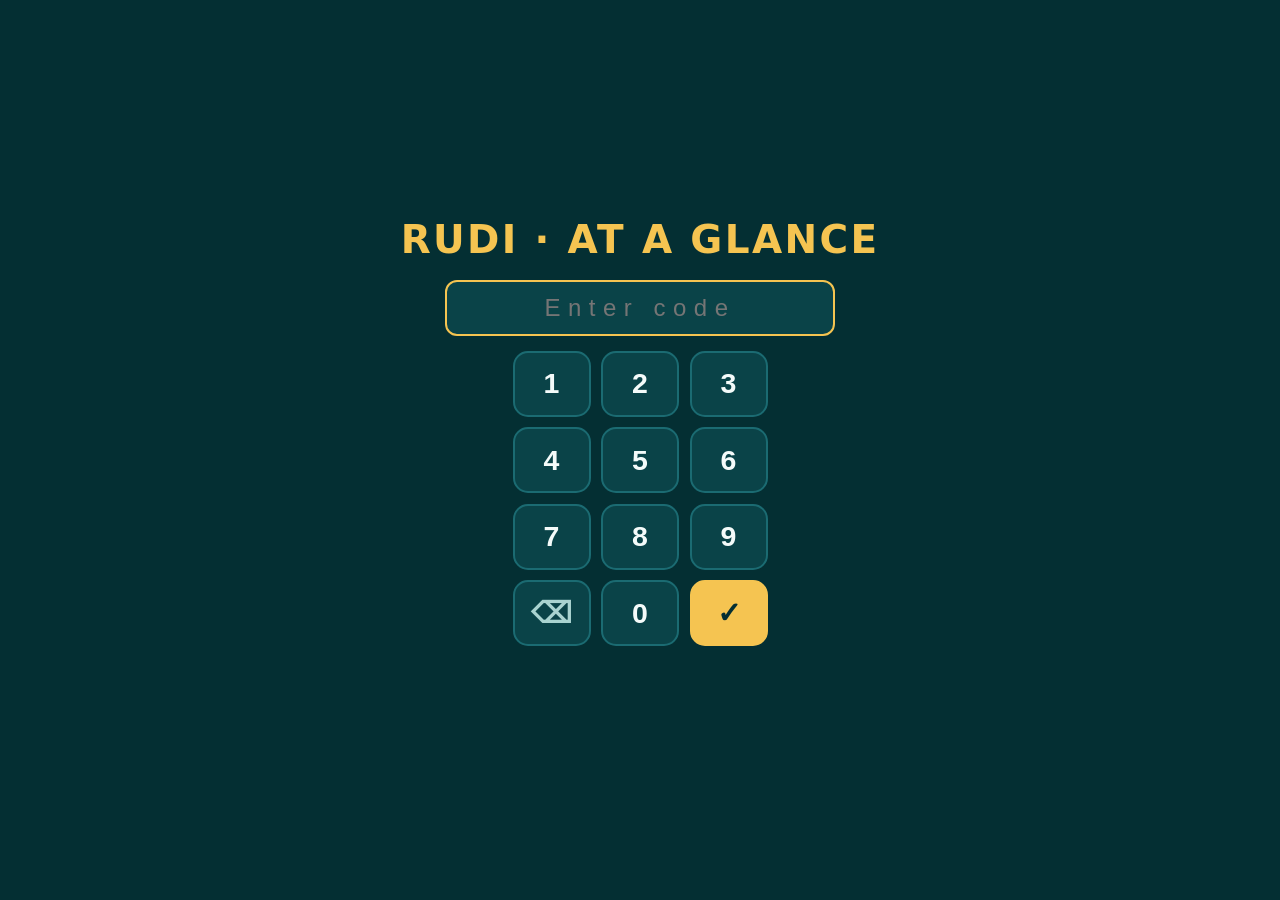
<file: index.html>
<!DOCTYPE html>
<html lang="en-GB">
<head>
<meta charset="utf-8">
<meta name="viewport" content="width=device-width, initial-scale=1">
<meta name="robots" content="noindex,nofollow,noarchive">
<meta http-equiv="Cache-Control" content="no-store">
<meta name="theme-color" content="#042f33">
<title>Rudi - at a glance</title>
<style>
:root{--bg:#042f33;--card:#0a4348;--card2:#0d5359;--line:#1b6b72;--text:#f4fbfa;--dim:#a9d3d0;--gold:#f5c451;--warn:#ff9aa8;--ok:#7be0b0}
*{box-sizing:border-box;margin:0;padding:0}
html{font-size:clamp(15px,1.12vw,30px)}
html{background:#042f33}body{background:var(--bg);color:var(--text);font-family:system-ui,-apple-system,"Segoe UI",Roboto,sans-serif;padding:.4rem 1rem .5rem;min-height:100vh;overflow-x:hidden}
header.top{display:flex;justify-content:center;align-items:center;height:1.5rem;margin-bottom:.3rem}
h1{font-size:1.5rem;font-weight:800;letter-spacing:.06em;color:var(--gold)}
#clock{font-size:2.7rem;font-weight:800;line-height:1}
#date{font-size:1.15rem;color:var(--dim);text-align:right}
.lock{background:none;border:1px solid var(--line);color:var(--dim);border-radius:.5rem;font-size:.7rem;padding:.1rem .8rem;cursor:pointer;opacity:.75}
.strip{display:grid;grid-template-columns:repeat(7,1fr);gap:.4rem;margin-bottom:.4rem}
.day{background:var(--card);border:1px solid var(--line);border-radius:.7rem;padding:.5rem .55rem;min-height:5rem;overflow:hidden}
.day.today{border:2px solid var(--gold);background:var(--card2)}
.day h3{font-size:.85rem;text-transform:uppercase;letter-spacing:.06em;color:var(--dim);margin-bottom:.3rem}
.day.today h3{color:var(--gold)}
.day h3 b{font-size:1.45rem;color:var(--text);margin:0 .2rem}
.ev{font-size:.88rem;line-height:1.15;margin:.22rem 0;padding-left:.45rem;border-left:.28rem solid var(--k);overflow-wrap:anywhere;font-weight:600}
.ev i{font-style:normal;color:var(--gold);font-weight:800;margin-right:.25rem}
.ev.t{font-style:italic;opacity:.9}
.more{font-size:.75rem;color:var(--dim)}
.legend{display:none;gap:.2rem .9rem;flex-wrap:wrap;font-size:.72rem;color:var(--dim);margin-bottom:.35rem;padding:0 .2rem}
.legend span::before{content:"";display:inline-block;width:.7rem;height:.7rem;border-radius:.2rem;background:var(--k);margin-right:.3rem;vertical-align:-.05rem}
.later{display:flex;gap:.25rem 1.2rem;flex-wrap:wrap;font-size:.95rem;margin-bottom:.45rem;padding:.3rem .6rem;background:var(--card);border-radius:.6rem;border-left:.3rem solid var(--gold)}
.later>span:first-child{color:var(--gold);font-weight:800}
.later b{color:var(--gold)} .later em{font-style:normal;border-bottom:.18rem solid var(--k)}
.mainrow{display:grid;grid-template-columns:minmax(0,1fr);gap:.6rem}.mainrow>.grid{min-width:0}
.grid{display:grid;grid-template-columns:repeat(3,1fr);gap:.6rem}
.blk{overflow-y:auto;-webkit-overflow-scrolling:touch;scrollbar-width:thin;scrollbar-color:var(--line) transparent;background:var(--card);border:1px solid var(--line);border-top:.4rem solid var(--gold);border-radius:.8rem;padding:.7rem .9rem;display:flex;flex-direction:column}
.blk header{display:flex;justify-content:space-between;align-items:center;margin-bottom:.35rem}
.blk h2{font-size:1.25rem;color:var(--gold);font-weight:800;text-transform:uppercase;letter-spacing:.06em}
.upd{font-size:.68rem;color:var(--dim);text-align:right}
.upd.stale{color:var(--gold);font-weight:800}
.hero{font-size:2.7rem;font-weight:800;line-height:1.05;margin:.1rem 0 0}
.herosub{font-size:.9rem;color:var(--dim);margin-bottom:.4rem}
.row{padding:.35rem 0;border-top:1px solid var(--line);font-size:1rem;line-height:1.2}
.row:first-of-type{border-top:0}
.row .t{font-weight:800}
.row .d{color:var(--dim);font-size:.85rem;display:-webkit-box;-webkit-line-clamp:3;-webkit-box-orient:vertical;overflow:hidden}.bigrow{margin-bottom:.5rem}.bigrow .hero{font-size:2rem}.blk.quiet{border-top-color:var(--line)}
.row .s{font-size:.8rem;font-weight:800;margin-left:.35rem;color:var(--ok)}
.row.bad .s,.row.bad .t{color:var(--warn)}
.row.amb .s{color:var(--gold)}
.ph{margin-top:auto;padding-top:.3rem;font-size:.75rem;color:var(--dim)}
.foot{margin-top:.5rem;font-size:.68rem;color:var(--dim);text-align:center}
#gate{position:fixed;inset:0;background:#042f33;opacity:1;display:flex;flex-direction:column;align-items:center;justify-content:center;gap:1.2rem;z-index:2147483647;text-align:center;padding:2rem;transition:none;animation:none;backdrop-filter:none;-webkit-backdrop-filter:none;isolation:isolate}
#gate h1{font-size:2.6rem}
#gate p{color:var(--dim);font-size:1.2rem;max-width:34rem}
#gate button{background:var(--gold);color:#042f33;border:0;border-radius:.8rem;font-size:1.6rem;font-weight:800;padding:.9rem 2.2rem;cursor:pointer}
#pad{display:grid;grid-template-columns:repeat(3,5.2rem);gap:.7rem}#pad button{background:var(--card);color:var(--text);border:2px solid var(--line);border-radius:1rem;font-size:1.9rem;font-weight:800;padding:0;height:4.4rem;cursor:pointer;touch-action:manipulation}#pad button:active{background:var(--card2);border-color:var(--gold)}#pad button.go{background:var(--gold);color:#042f33;border-color:var(--gold)}#pad button.alt{color:var(--dim)}#gate input{letter-spacing:.5rem;background:var(--card);color:var(--text);border:2px solid var(--gold);border-radius:.8rem;font-size:1.6rem;padding:.8rem 1.2rem;width:min(26rem,86vw);text-align:center}#gate input:focus{outline:none;box-shadow:0 0 0 .25rem rgba(245,196,81,.35)}#gate .err{color:var(--warn);font-size:1rem;min-height:1.3rem}
.banner{background:var(--gold);color:#042f33;font-weight:800;text-align:center;font-size:.8rem;padding:.15rem;border-radius:.4rem;margin-bottom:.4rem}
.vrow{display:flex;justify-content:space-between;align-items:center;gap:.5rem;padding:.1rem 0;border-top:1px solid var(--line)}
.vrow .vn{font-weight:800;font-size:.85rem;line-height:1.1;min-width:0}.vrow .vn small{display:inline;margin-left:.4rem;color:var(--dim);font-weight:600;font-size:.78rem}.vrow .vn small.late{color:#ff6b6b;font-weight:800}
.vcs{display:flex;gap:.28rem;flex:none}.vc{width:1.25rem;height:1.25rem;border-radius:50%;display:inline-flex;align-items:center;justify-content:center;font-size:.66rem;font-weight:800;border:1.5px solid var(--line);color:var(--dim)}.vc.on{background:#2fbf71;border-color:#2fbf71;color:#04210f}
.vkey{color:var(--dim);font-size:.72rem;margin:.1rem 0 .25rem}
.todo{border-top-color:#ff7a59}.todo h2{color:#ff9d80}.todo .upd b{color:var(--text);font-size:.85rem}
.todo .tdl{column-width:15rem;column-gap:1.2rem}
.td{display:flex;gap:.55rem;align-items:flex-start;padding:.4rem 0;border-top:1px solid var(--line);cursor:pointer;break-inside:avoid;font-size:.9rem;line-height:1.2;font-weight:700;position:relative;-webkit-tap-highlight-color:transparent;touch-action:manipulation}
.td:first-child{border-top:0}
.td input{position:absolute;opacity:0;width:1px;height:1px;left:0;top:0}
.td .cb{flex:none;width:1.15rem;height:1.15rem;border:2px solid var(--dim);border-radius:.3rem;margin-top:.02rem;display:inline-flex;align-items:center;justify-content:center;transition:background .15s,border-color .15s}
.td input:checked+.cb{background:#2fbf71;border-color:#2fbf71}
.td input:checked+.cb::after{content:"";width:.3rem;height:.58rem;border:solid #04210f;border-width:0 .17rem .17rem 0;transform:rotate(45deg) translate(-.06rem,-.06rem)}
.td input:focus-visible+.cb{outline:2px solid var(--gold);outline-offset:2px}
.td .tx{min-width:0;overflow-wrap:anywhere;transition:opacity .2s}
.td.on .tx{text-decoration:line-through;opacity:.42}
@media (pointer:coarse){.td{padding:.7rem 0}.td .cb{width:1.6rem;height:1.6rem}.td .cb::after{transform:rotate(45deg) translate(-.08rem,-.08rem)}.td .tx{font-size:1.02rem;padding-top:.12rem}}
.td .tx small{display:block;font-weight:500;font-size:.72rem;color:var(--dim);margin-top:.08rem}
.td .tx small.od{color:var(--warn);font-weight:800}
@media (min-width:1100px){body{height:100vh;display:flex;flex-direction:column;overflow:hidden}.mainrow{flex:1;min-height:0;grid-template-columns:clamp(11.5rem,15vw,18rem) minmax(0,1fr);grid-template-rows:minmax(0,1fr)}.grid{min-height:0;grid-template-rows:1.25fr 1fr}.blk{min-height:0;overflow-y:auto;overflow-x:hidden}.todo .tdl{columns:1}}
@media (max-width:1100px){.grid{grid-template-columns:repeat(2,1fr)}.strip{grid-template-columns:repeat(4,1fr)}}
@media (max-width:700px){.grid{grid-template-columns:1fr}.strip{grid-template-columns:repeat(2,1fr)}.todo .tdl{columns:1}.todo{max-height:19rem}}
#fs{display:none}
.upd.stale{color:#ff9d80}
.fx{margin:.15rem 0 .5rem;padding:.4rem .5rem;border:1px solid var(--line);border-radius:.5rem}
.fx .fh{display:flex;justify-content:space-between;align-items:baseline;font-size:.75rem;color:var(--dim);font-weight:700}
.fx .fh b{color:var(--text);font-size:.9rem}
.fx .ft{height:.45rem;border-radius:.3rem;background:rgba(255,255,255,.08);margin-top:.25rem;overflow:hidden}
.fx .ff{height:100%;background:#2fbf71}
.fx small{display:block;color:var(--dim);font-size:.68rem;margin-top:.15rem}
.later .dl{border-bottom:.18rem solid #ff7a59}
.td-sub{font-size:.68rem;letter-spacing:.1em;text-transform:uppercase;font-weight:800;color:#ff9d80;margin:.2rem 0 .1rem;column-span:all}

.fin-note{font-size:9px;color:var(--dim,#8a8a8a);line-height:1.35;margin:4px 0 6px}
.fin-link{display:inline-flex;align-items:center;margin:0 0 8px;font-size:11px;font-weight:700;letter-spacing:.06em;text-transform:uppercase;color:#f5c451;text-decoration:none;border:1px solid rgba(245,196,81,.35);border-radius:999px;padding:5px 10px;background:rgba(245,196,81,.08)}
.fin-ov{position:fixed;inset:0;z-index:12000;display:none}
.fin-ov.show{display:flex;flex-direction:column;background:#0c1416}
.fin-ov-x{appearance:none;position:absolute;top:10px;right:12px;z-index:2;background:rgba(255,255,255,.08);border:1px solid rgba(92,225,197,.4);color:#f4eef3;border-radius:999px;width:36px;height:36px;cursor:pointer}
.fin-ov-frame{flex:1;width:100%;height:100%;border:0;background:#0c1416}
</style>
</head>
<body>
<div id="gate" style="display:flex"><h1>RUDI &middot; AT A GLANCE</h1><form id="f" autocomplete="off" style="display:flex;flex-direction:column;align-items:center;gap:1rem"><input id="pw" type="password" readonly inputmode="none" autocomplete="off" placeholder="Enter code" aria-label="Passcode" tabindex="-1"><div id="pad"><button type="button" data-k="1">1</button><button type="button" data-k="2">2</button><button type="button" data-k="3">3</button><button type="button" data-k="4">4</button><button type="button" data-k="5">5</button><button type="button" data-k="6">6</button><button type="button" data-k="7">7</button><button type="button" data-k="8">8</button><button type="button" data-k="9">9</button><button type="button" data-k="del" class="alt">&#9003;</button><button type="button" data-k="0">0</button><button type="submit" id="signin" class="go">&#10003;</button></div></form><div class="err" id="err"></div></div>
<div id="app" style="display:none;visibility:hidden;flex-direction:column;flex:1;min-height:0">
<header class="top"><button class="lock" id="fs">Full screen</button><button class="lock" id="lock" style="margin-left:.5rem">Lock</button><a class="lock" id="nav-bubble" href="https://rudz1.github.io/rudi-dashboard/bubbles.html" style="margin-left:.5rem;text-decoration:none;font-family:inherit;line-height:normal">Bubble</a><a class="lock" id="nav-cyber" href="cyber.html" style="margin-left:.5rem;text-decoration:none;font-family:inherit;line-height:normal">Cyber</a><a class="lock" id="nav-plan" href="https://cursor.com/canvas/store-6fa5dffc-2aee-43fc-a62f-e21d378e236c/7f150bda-b3fc-46dd-91ec-0dee3498cbf1" target="_blank" rel="noopener" style="margin-left:.5rem;text-decoration:none;font-family:inherit;line-height:normal">Photography plan</a><a class="lock" id="nav-plants" href="https://cursor.com/canvas/store-6fa5dffc-2aee-43fc-a62f-e21d378e236c/d7d94044-8804-4882-8936-1c228397ef95" target="_blank" rel="noopener" style="margin-left:.5rem;text-decoration:none;font-family:inherit;line-height:normal">🌿 Plants</a></header>
<section class="strip" id="strip"></section>
<div class="legend" id="legend"></div>
<div class="later" id="later"></div>
<div class="mainrow"><aside class="blk todo" id="todo" aria-label="To-do"></aside><main class="grid" id="grid"></main></div>
<div class="foot" id="foot"></div>
</div>
<script>
const BLOB = {"v": 1, "iter": 600000, "salt": "sdkP1S33hTso06J5hRGrdQ==", "iv": "tpOChKXIeRmVHcCz", "ct": "sukmjn7hqQEtFd1yNgod/R4kMEXeg6Gy7JCvmHsXWOoXoSZ6c2pz42wWvgFgdTUpsD59+fu78mNkgNODF83jKYm+L3N9DM2AxX7VuuaaDvh0ygDijJTmWPh7SyJ5JQgDFbN9Lr0VV+XsuNcXEAZGT+A64nDyEwugkemzTLrlXGNY6N23W1OyrKmJdQ7ylnn3+9/cfMAWDwr3Z095k1Rs9HtabsfXBB/pxXENemhoPtr9CLU8OgGCpvrGeehN2Y5gMepjKVo2VCThKqlpyQ4qsRNV/Db3cDyMtULu63i5RMKFkhm24TT3mdc6aI8x7xS+I4wATwIlx2kzAKAVkU8tK+Ldx2ZKuThycH59rYi6PsAfX476Mos9rpRJk7N9eozaTopKfpAmJ7tYugDV0LLJMs/sXyF2L/m0/JUu6QalhJiRqtF6gTOhnqVUUIvzDy25bJDQDA/OoJy8EGRDrGStGy1THQqVa1zhrGiIzJPJNLQjIWI+QEyZb4XzC5FsAigwtcR96ZHXCedAdGtoyiYuk8DVVvLV7uXpfSVAGyUTdytmFmNXS9x6dL1CnwSiUNp+fa72ASV5rIcWRGOI3mOZaJl61w9ESFm34CxdECA6gtE0dLyRnhlvf93ho+zYT/OY887antLziHXLJOIBUqrPkWP6ehCuC7MeIMIPcO8GZbbIQu4hUxWpqWTfjuQVF6mpMvj5L8n3ale1jCxkA4JmtSjrxF6bakA9cYVdGWRik4H6QxdP3a7ClEUwGHMK5pMsd9IvHo52pXFuAFU8QD0B7Gr8ilZi03r8KaRKCjIC1s4RQ7barTIFZRVJdgh/59Gn0foTj1CY3pQ+ptAMi0tAwKI4z1pr9rm8b5Erh6WfLjsn9q6VmfIdNjTQmpVQh9i4/0Q9AzwXdNTbQybV4Pb1HS9+K+gXQAamS+o7s4nkyfjb6QZOduMTbAvYLozzrZrjm8DFn8W9qFOivtYQNGvSNO4vkDPQNY4SYtU80fwSjroWH3fKaqPsc8k6c14JNX1Un1FdfC9TfZZ/AQRgEofHxhGLaxpZvnL8tXkx2q25NHhk9SZHr2h1eKKG2q/RJWKFduyAm+fT9ERHUVkaHYxmS8076SuDviJ/lGw0D/jawXIWYMYhsHpjSawrO5hruPLhT2cmciz668bEqilXXyjkmnMb5w0WprkIhcvLfH2V0nbXcZxV/4JLNpTVETqjlccax6ew3NiL/Uc38L4NqhX25Qfi4UA4FU3QUQaes7fTlK1kBDUUoV+FWt+fJYbsPNiL5ZlRmmik3/lzEAx8PQai24bVMXBGoUbzkcSceGYm2aOuPftLyeEcM8oJH3PF8g6j6oCI3w3CSROO3MwS/jLTvQDRYihEXyUZ55wVK9jqC6z8v9zHpgxEyyjsFiL9wLAukUR2R87qGJp12W7Oc6RJ3susR+Gy1Ws1YEosk021Ti2hriEGyXVY4vvB8ueKgcJREGgKjCTNbOzcPGArfH2Ap5UrosQ3MfAEAbI7sVMX7tbbxoSSf3lKZ5Gpf84rRlpD0r/W093l9cIww5RaKD6AnUWGp+10TEqw1PxUPUWslSQhFyYMyPalwMXaaNkRgt4R8v97Lzh3ohqFFVHwj+j0UKw5Eq4axF+YY96B+PU8Ncn8bE0E580PUY3z5s/xLzppgEP98m/pfznqTIm+EI1YKH27IH3FZfYafvEZvz9/fjnUKvFIgpb5yCxyaRbEO/P17ohA75fdmcNB2lvr8dVdlZX9+xFAdcHxNgnx4Lj1XtgVfgckyR/CE/hmA/piaJHnmTmqpnSJB54VzPhQlP+f59347OO6xmADxexy0vrqeVu171tqyeJst9xKgtNPSaBQ83LVcFnhAJ/iqnG+cETEyVdzsFOaDwjeCTSWf0tjDaYuKUvo1RQfCVf4eBMcPWbzdfS13bPF7kjMUsNjFYn2Rm10LqWKMfgfHGNnZoOwAXYHYNoh6k1GOO7GFGSIwenHY9VSTxVpyVoxiluJHOCxmQ/h0CTFZiUsITf5MaqQDssvIWrdaxxduH1rHcE8THg9Kmgn0bYZqZNM8qsxLjy4p3IGp2ROA/tphhjsAvB5aZ87RHc/e4xoW0ui9dIU2Wwn2igkpxrDuxeEeeWQok4eQIUIBEXge+i1F0ihuPdahKb+oQYV2A5oxspaXUukz/0ADsTU9CxmIWloW2QJwOMJY4hqGN23MGCRwK/m9/cFGdxcXs7CcIORH0qtq/qpWbupLXaY91ZjS5oo7emTsHfg46AQwIM2eZr3QAK7eRr2Y8xuhGdz7lBEQKET7SzmBPqIY3juBDmnqyP88Fg05tavqPRCAv+XpN3llA/n6DtGZN/SxOx73fZZHb57YYcNq94vdkQxV1Xf5dpa+njVwCeTkg38kZmjBBN6yKJdByOiU6fK+ke5LfTI5NdEO6IxDHpYwgA9iMBJzPoybWI/COH9QYXixg5BGKB8W05p8y32ecu9iKFpj2IfQuZuJyGfp+IBkptLnGHvbSQhQJ+mfspZZFOm7BMn/NTMS1bhCRp0AmhjGHTBD+3P+i+gF3FkEjXKGVA5Co9W3+m0Ous5zPV4kf/IBKP8AFMdDFi87P6dLxH43sovRnvqc+GfQscKU0W6fCLNdz5zabkXtiA/BShEAJK2oRx7EhZ1Q0OvacyWVwNel90645EiSFJtxzYjdqTydCnaF2/ybRY5z2TO+qtUsGmgYm1MCEfj8Q2p9uHza+hReNvstDls3CfgqJ+VS8s25vnSKuDciCMRb57P8AV1xe82UvC376h1GPtKVsP3JJDkfLOAmwGpZW/veCOfZOOe+1te497UZxQS7CqIPIc+lp3gXAsDzPZUzRaWDv/MKObVY0nukaqNUpOQMnpNPxvoymXaRloU6ZA1s02oU6VkDZcW+LRvFD39/6ppI4h5atvK9ILvmo702iGOuukHzEE4zBjOJlc9Dwat6PKkdNXf1chD/WT9Ib/5Qcp4pSpWvsWtyRp5NaByr2cYRtwET5BSXPT5Yk7ZENJpJhDKCRpYWM3tsZ7OoQ9W5tFHkaOiICk8aoUcb6/PK8bikiZ5UedEFpcIiDMNK5FOEZiTaPi/zysQEnOFxLG/QJQ7K0lphakJl3iulL5PpZ3ZTDfCflqiIUiOYvYO+u0gbg+DgN4Fqn4a/uk6RK131osM7ERbxiCw/AEtc9Tm9ST6LAjHU4WHsdTTQBeJpCbkMHCMxCi0FDDZh7Tau9Jmwh7BOX2wb3lTNyLwOPvdjedHuOGboquMCOG2F1DaCbhMKYevR8xHxh2gKRUZX4PSs7JqTFlba44KWQdtg9fmU35k3KXtOkDiFukFakQHBPsCeHHCUzWNHKXRbGlcNLqQY/IcUrjvSaEMhXHJIpp/PvndI/9dTNcQRWONHp9Bprofx7M+tNQBwdLYcTPaPSh4DzYhZU4+JqnVVDex1oqHQeb5majud5KgyeN0A/jpp1wkvC48oGH3/LJsUcNmCExYyTJqS3Frj77fIGxbZCTXc0QO35yAZHZD1+U4iAmBWW9UePVKmpGA4e8OtbgdAnXNNBGG3YlIgKmM9z0MqDF0WeLKEg0GrCK5883hm0tMYYxDU3cvHfIHEx6ygumDzCXVNYkl/yH7QFvQE+hBlNW5Yy30dh94rPbFjRE2ORrCdNIp+NyaOTCXjPnPvbDvA4CvJKxJWhwXmFXaXcOSkcbOb6Sy/UpBSsjKOdkGJY9fDg4U6g3Qxjb3/OXcUCBRH3cg3PqA8OLCpFny7s5c7bIUNlPjlRDlRR5ijdvmowhg54KF2qPWLPM9xqeol1Bz22jshUat8GfzLYMBbC1AesZ16yXvxpilAKsbpr697hS+9VXmRIDbVUmB3RK8gJKdmW5kCqueJoYxgqox76N2ga0k3F4Nux7IN6rZ1/g6YoXxHwE/etQeVD3S4w6WvBcnQUQ77rdO10fiJPWErqc+n6j0RRJwqSd3Q8qH72P1VYYCf8l+f8hUNLlcUAt2EXDVZis/+BcCJkTn0vSbOGw3gHHOmN6ggGrPrwoS4UD54qIAmts8mK4PumW2D4INkvcDFopUKnJd5xbA9jfS088pTd/SNsAP2rkHHv6+g+P6ydJm8Fqh+IGNdxQIYTjjJEAn+3C/61zHU9zti7sSDCjstsxFspEd6zQUKDAFl5gOqAftcmc8C6Ci+C8Ca0CqVegmSwrz3iItFJxK4lYlFiCRVb0eLRrleeHoL8vnX+V/[base64]/ZWBGp/eBD/cD+4lZ5mFXyzX71xqiSLzwGGV1XjRje6pGpgSKseKMMwA/ZTpUtgpTkjrNCquavubXUHwMj9xkBCv7nIwYNCj/LrsrxNSdiBERb5BjOFYiIK+AVBvi6y2X5seZkKm+XIUltGTiojg7q/I0C3lLHvJUTJ7qfQbR/UxwjiKu04iGcMmo78XbDu5WgvVzeD8f/vyYBXvnTMNLvFxFF2hL/q9O0n/4Jc38WMEaMziDwAjXYsVquV+DUAmBNCjBNYc0x7gQdMH3p30QMrd0Sy1eF/egCiRheK5+elWDfoLJYsP1peMM7bK/zxHpeAL3fxgqkyFTiUVJMuFVvfu7W4MwB02fiQqYuubsGXpPtXimi8grrxM8WcG7XxAV5DyLppWS1c07DaYksYd+IriihbYXDdumASEbs2DbjGX609bMpz7M9MyDNyE6pp/jSggQ7IY542VnqWb36AkThF69JH9t9KOBGwsAi0rqWNbG/sC4Ymde66mTHlHsmljjHRfkr6wwM0a5+3m/ctrhHhraZ9nUWPhltwvsOiHqFq/4aB9SZBaKJBw46P3cwUnzFiB+OiL7IzIcsxYin6LXl4vNvWr1ZnQb+QHNV/pkFmRmtoMJu20ARuOm9kS0/U6vAN7EDaL6YEXIxvvRMgEBkwj5lODBVmbqy/54USa9UnQ0LPlPnd/y74Ukvz68yQUZdDNptfeziHiXalekXHe2/mA1/t/YeP1ViIJIbr5RP55sci4XVI1cxLZt0T+nWAXVQq3r6BpFx//fQrq3BvIkh0T3E46K8ElbACLS2EN2tt7TRPiiuevbMSCrcUlkUHf2NerXSlWL4Rkn6smOiOKBQUepVJkfMFc8BnMwz/rUyFoIerxBBiImXqDeEBC53HiyWuge0RpYWpuh9O6T3Wdr5Uzn5iU8qHL0TXBGwSb+SpmcJRTaAsBGT7s4ZzcNaPndhnUQnvNhO7pQWRotOMgWXYZ1xN0zFI2DzfOluSoG9FKd4H50BJe+PBVyCWus9sWRdAvzb/GuFp/v8lFTDQ3xx7+USlIImqdEyO4wM935qAKu+GAbfl6Qc45zzoplZlvmWCqoC+I3TpBBDJ4vnHCQY1dKKduqjmw+MvCqrmE/hDhjJvbvPxFGueuRbK3nrmewCFz1FnDPJr7vpXPpQFt3AMrX/Rnzo1vkpYSw1G4o1G0GcfR48MhEBnKvGBNLKTGap5SmST547AUERQRmx7UBXqrzpqIpDwh99EKWDk6BW0RA2LobDht4/zGii/yK8o/ThTcpkyE+Y+m5bQ8y86bOsNvkkAPxqs7Qp7JMGiGt8Fcn7SDX4S4H+gBoJAOp3cFgHvpRi+K0YUmyT62BmfnAu5gTLW+WvOcm2n5ClBCjXsBkiV8jjq2dv2rPz4ZrPutaoioZRTwB5L/dh8dzBYHYTK5MRdeB/9YRbzmAOfMy3cJqTdQwGvJ6698jySl8j+RP2AoKiVvVGs7tBDkWV1CXF0CjMOBSLIoGeH69LRsIe4i3VG1CvRDfZiOdwYA2PDb3d+wVFohqAN+PesCH2IJU5jtchTGoMw4eO6qSJzfstLAtN9djbpzltWMR/MXGV83r/miHFAdTu4QWbQr7Vm0MTCDS7n4ich99C3anA8ZpbQs1O+U+ItBLQzRfL1DI28s+McMh3H3w5vyXFsWnm6EXo6frL87AqSS8gOabMF/R3a4bNxZcDILK9ojd0WQHTEWqVFL+yzMcUuijdivr04Wp+mgGC13ygmvq7iJe11mUuSS2JtKH1LMuhHt8gVoLtLC2sf8JsDX3O8tSL78/U8jYKZocXlPKT1+sG77jL9HM67EEeFLk27DCKBRHh2XNxSlU+cQUihfAnAZdFKOsRD2Ok5eEr30suG25y3Lht1PrcyIGHH7SWwSSVy8yWNHcfoqIt5zpN7taI/XpU/Dn/hPSFfzbVdIRhmIJThtn+cD0A9k4nGiBekqhWKluhm5l5a5G1Rm7iKcj2BxAkNX0lfVRcccKK0jUFkt7eB4jCrQjfM+GEcCrIphUtB4+agQPBI02o0YyycSRavi7oePMLqrvAUobMB1clcSfkkE/f8A2FvG6d8bq4dzJfG7ET2tXRj+G/pWkyaScK2XCwdGyHuK7iOIZLQGSjZxTUUTOUJZPPNmQRhiVKgSzQj8BVzlEq+uZB8aOuxEgpDK2IgqinYlQ3AYzOxwv/mMNosOXdEWZRiqOkNLpAfo70TgQjogCYBuwaKrby/fBkEy2ylOCzZD5gtlrY/zxfhA8ng3OE22TQBk+dYxUoPpKZ1iFuXAG0FMMP9dn4eZvlrIPdVG0mnSlNqU0faXv7uprqaK5EO/awk8hPKzx08aUfIIbs3Poz0TzXI9eEbY+CYmTDPHl1ByTbc5fD0fO5gb1q5EygX8gBUkGi0EWb4k7a8dVp4O4xPIfnKYNwCwjABNTkFQcQIuVDdMyOYWJZOeHohVkXSVlKkRCs/nenTKX11mKbAsVahOpmoYRSxZRr3YzgJy4MLbYxSYA9woJMOvwKa6yc/oPtkgloqMrAIFPeed8MxqzlCUsyIVNynbridZxhndWu6Ag6jD3LKfd30CsecrazvPyrSX3JHWRFutTs4MSX/Z1w/[base64]/KF1Mc2loaGOzsQ50h/7cXyaWjyzPFvq6xv9kZfy1MKrLrzX7033feBsTvqwC3ZNM7gsRSz1+W97htONNTQrOi9S8wjbXzezSNJd5oZ2ZWIGFMeyYTKpdw2sIqzfRZNM3/Ad3uYqB0Z9k25V5D2HkSSViD4ipaIH8QZAg89wtpNqKjOUnxNwB+u1HmGMFFHvfZ6j9Cikg8i4PxMC3pl+CCCLtSFL2DYsaq2ejyjbRXGIG/QijOWgR5w32PnFsik1DQuWLT0P59LWbJWyNUCObNWgp57nN6faiWZB1HVlSzxMBnd30a+eRmY8nvY/FfPVJKHCs5fjupXV4W+/OQ2txyQ+I7wLk2UKm8WhuoPRLVKOzCJhIRbdasGLP6MzUqF1ttWF7UzhG6cPWJOmGXZDqztBUEGyNU9peJNSMgwpFiN1hXb+2lVpZ6ZiQY5vRgDqlMLZWk+L8SGMXOHr5uPaH3k/XTCqm1Pcx4oLnYeScTBaFitJRAN7fYC7obFQVgUMmUeEeLjH5PQ2uol+DK18YOgw733PnCGNQy1r6yOZ6K3Em3EGRljNwdyIaI75SpmhRfRyzy6u9QuxAhseUOAlh1GvQA5tE41/EJeKzspEC7qZJ3+q90Qq98huW0N/sTyoqHjvbQd/plL5r7CbhL11JuwxFxXQI5jO6ENUjGgLPzhXLkilajXgI4kmAOi+NybKWbsYzV2wigeJDrZ92170b+/oSYuYnJ6oZtoh85d1jhukgZM82JMqzSewkI+Z7ueHLNgHTvWoGgM4sRIEasNfvZZ1Om1W7hifoBqPD2M4k7bIVZDjCz6bSg5EUteGmZjhfDRbHgkIlu/Fqbodj8yDzF8RpxOlxTdaZXFreVSFNJ0TZUxgyf5CqHfbCoZOkmY11wY9+/+EcVZL6FLB29IjTbUIwVMrqthfRXT1Wcq8fEhA/0w61ByyT15Qj7O6HN8X1oHaVABZXJc6a76b0qjsb6Kzfun15WUvULoapDJP8rFAu9wveQmJxyP11Vvm1rGHSF2yCBeTOiZzyZFZPUc5bXGDWVpQ5TuCLjFP0KOKUOhD/4ZX8NV0fAX0/B1LIYbifdFKbHk5Hu/+5rZ2shGQa2Zn2o2NMwR75v0oRcNncfEA+n1D1F2PVLL4EZJvZySIxC6PyDcwpCxU0+C+N2ZxuAXteta/I4YqyyvQf4a69KgbXIAbvSRdtL99AjsniZcowNyYSMgfPexeCHqG69rxwIe67YdRLvGj+/Hts3FNLbGrL64kjJ5Ieu430qfcHYbvdfCiHDVUiGgKRSHvj0vff3FwM8239f82XLTB6Or9X4fgMjZWeaVp3VXd8zCH9QqtkenIt+HHC7JQzjwQy2ISQXGlx5sZ3DBIHLzgWe8I9mJIE8H6zjUBmdYojGQd3DSEpFaKzPHg4PmCaSWR3Yv/wdmP/ABH44H8iRYozPbdsDBRN/iJfuWbbedw39a+GEWBL9q+ZQmI2T3f3unrvd7D6RoD5v4N4G0asimtkQ/e0eHGAJuuVNxuXz1YWKqXwO/YT1m8DFK252etBj2Yg9oM4QboHfB7SIgngDVim6mi13uhs/64BkfQ1D1fVNcie6jY51BcyZQwfoza5sAhtsrCjnuBln+8vHqNK25Yq/hVLlRRpXv72qbdR5gojQHG+XUpJ8yHYiNhU3jZmpVXtkBykliUQ6hlUiL/IUE9mjpNDn92QvoaD0r+KvWFaTX0is3k026bc6ce+cAVsWEaJPhfxlT6H1NGhnmPO72ECCQgbv0KNlVD4ticoO/kE3+N6nq8Aw3s5lsFMbwPLY9hXwuDVyHi9sx2blE7/JsfGk0AhN2r97MpHvRFZwiKSynwajrQMm5XF9RKgvpHmmTfLCaoY4NGQQl60T6wk8+zgMCUvQBUqgGShjcURsvEptgzgW9CL+evtzfg7eW3Zh4G/OQyuTDSsu83DizQy3QhqHde8aQewGvG4qAwFH1UboIlqIyv0j/3KFkfIVVXCL4tq3xOImQfU8XArY2mySfN3RRFAs9i8RZEZsvfml5XtBF4xHGB2iqUutOIR7PwWf8fUnd+W4mt+v/VT2d506EmBsMCtfGbDCei+IByLCqFzAsXJwYwHJ3PWjQfXHRMttnLD3K8dzwFy7G0Ncm358hF6XF2rcU306StF8wVs0vVmNKOhM4LFGWxNwkmPcPAHzaLmijadaTJM2iqCzDmgV1PLeQGkgu8UYiVnfezUUbo07w1XCyXImdZdVK5hcm2hO64p/sco9iotRaih+TrJPVTHYWG36cRYOOWJoCHKvQKRE8qzPoZ2P7kop6VoK0xBhKy7dcWW2ffPkn6A3s7xrQrWvxdkyXBL5yAqX/tN4k+Q+UEJqFJi/IV1vMG4oaNGlcEP2Lshc/dHYKReP1uSzPTkzau76WcZlPI88JXaDjc5M2H5yfPkQ0gkQGBor8wCiV4EziFn/HHXnD5veqk87uA6qxA8zgCDmlhwd+xSaeXFV22BUZo4O0q2l0KWCwYVfqeoDw3HWI+TPFwCRVE/HPNVgzXSMH9FbVB4dzeUdVjC2TTSUDVTb95SSYLF/4wtg9o3UieaM14AUKKa3hi4ewG9TmrugxoW+47QoW6wYUbab5x26/aCPXXGQl4t/t0AfWFDgIpo/pEXI4bpI4AwEnHgGzBeDMwCLZhOJhQQIFixIisKCOxcXacktUTqrVk8X2DxBBLCTe+ZsC0zVB1G/mOyTyIwCcfSrd6kfJbjqYtW8iKkIDEI4afOxk++ijJ8/F9t+LuXLcU+ndzI1HcIh+l7IsplB+dBkTphNNvmzDcMyJO+iUGXTl5TCYOT+1QVzl6Ai3Q0P8KOi5SuamW6Ddx2qr6zvr+LsKQ3k0+Z+ZB2t7cqaz9+XKwrjoeONUDu4se0+rqUVjn38OqEwgpd+b1mLgsLUwtlKNyslzz+Ffa7IHAPz1bwJx3D512gtYuGP/yBa+2XB9TOEabKku4Z7E9APHBbjCMg3me4NCehz3XbZyNLqydUVKYEv+iQWNnrVqHDqT1iF/IoQbBpks1YoBGfJIZNetQpauGmj2v9A+pPqq4Ur4BqCR1iENoLIO7qox4oKFiFrpfKHJ0CTKzvEnm1F5Z8Jq5cw8mk86llFfDZWZhjg/OklJ8yT6+gCEunRyMLegPLLHIhh+JRnzccFFYYCt9ook9+Ivhdfq+iRjHBIHGNKnpD7fPgmxsln/umbjlx4XYDMyaWipE3hoJxyKa+a/EBASLHZLddxk8H6jwY4eMTR5LYeDDE4GE912vi9zXYDzWmsTeksTutUCCR6q4yFA5mTTTiWHZCXqI/EyfndY0OndwzwPr4b5v+1nOuI6m1NqGd2cXw7z9Ms/fVpYcGy/a0ZqeKU61/PZZw9vkGjhnwbntWK6QonZqLBif7i0VRX9xls9iyi6Hhmz/DiM7+UjplXQparbWC3gFggThmouu8/BIrVAt1qSOVrI38oSYrn2a0Ic7wfMu/+fDdaKpLG2oui/WqOTVkGqLWecPptOkrOOyjd4ETDeuBpyIZpWqkf+veQmsjrBJEuBwm86uxLt7yNyzI4lV8aADUvKfRaCsJsWX+3uYfjG1i/9BkvjL13jt+1JqcOiJU68TUPyVR7I4TnD3KC2kO5L+1KrFF9TPk44oHgd14rZxrTSvSiSMHvJU1TuoE6QtNYx4UdrOezrKpSmMMOhL5O0dSUn9vU7QPxzcsJRCZypjRjz2RPXvKZgNJPGAXOiNdR+WueBmDvJj6CKV3pLdwlaekTgrkiGykyr//jKHnDq0gkuSHHiG01LDKX42ujIlrSAlREwlTiLrRbLbMEZ/p0rTkytf2jILjyv2g222WetVyFdLDQiM3rMIKC3XTO2RFCcrpq03W/0OzMKPULd6YBsd7JGlakw9jIixOxotpsTBWxdfEn4TFlc+vyJWbwsmVXZMYbCIcfvRIle5GAltcPYeEK0CrN7JHhF8CPHO+dezyGVTupHlxCuXVP3pq7D/G4YIcqYwAYTCgMZv4pDbPvnNo7gy9xstMO3hDXfVz+p00IxGDfollP2LqhtimaBa0j2ojOquoY5VtPEbIynB+jNXLk2VFXZx9h53NBYhiTEZmkFlpuYck8nout6Tz0uOBQFgS2wc1cs5CB+/cFMWRUsb+cqBuzExbZVYNW6a1Rsb9D2e+MNiY7nwLzI/99xXws8LV+T4Le7ZQFeCcNyN75lqlu/mvzIsV7fiGhkXmeaA9dk6KWellzusY/[base64]/Ikqi1UsMv68z9ru1eLfuvoAjgPjF3zK1I0afouqyc5MNBujsSvGYc1wGGO8cVVNygBg/XJxtotF0xol6deQMt4FlMqqv2C9sjLnREAGbZHuGnr35q5XjO3q1ClkSYM/4UWHJtrcrqASvSErhfaHfIHB2PBcCbLRiabLvsUvz0r5KcG09SCq6f3tcymAM+yGm2M1r08GiMZiJ9LyYH/3wZFS1kp4xqrj0pHr5IV1UwpAlZU9tBayc/xw+cTRcoAmmdSDhqdoHyn1JvSpUoJ9hoTbEuCla5DRAGWZ42th/mCFCo7Mq82cYUqxIf1WDillCVzGBtd+Hx/bIKqhoP8KK34530Vxu4gLDTRzFbH9IoCAF/JcaPCTYqIufvXKdSxzO2cehB9UB7jgoT7RLRrPUB8HUTu6huxxOkge3kJR9oiI71j5+AIVCrlQ7oqcQhdLjcD7eo3OQWEgqP5SNtkLRUroIzMzTB4FQB/h5Eh0e18c4Kl7eyVf6jA61u5GEZcYlGpTto5HHA/owx4AFE6kODY8Qp9BYH4QuQPyrV6K4kUKDWmVymKzQGkVnFJZ7dT3gCrmsvlOwU8hriotCcQu1x8IZ5s8QPyaUP5Nu4X4VnzZzFSlyJBWU8pAPl+kPlbqUZf5XCGvdcCewPsNfHXPopQF2/[base64]/s/4hWepuPV4buC5AjwR28VCoEUceS60cuXfU8D+o11hlxLTy7CJ0VV+PvghwlrLMRNxw5kIr5NVNC1YTAQKC5gnsixqySXKv15AuqXm8LE/zFVkW5/eApxnf/Dn1gvkaj85QnmBPnI7D8HRqwEHFP50nRiifo39jSGmPBMjshMuiv4uaTxXNhCgFyU2Ae9E22L6MVzBCbIebu8MXK7dJLHF/JW0jMrlMAFDUoTcnpXCIVAOKNy0vbm5cwj63+0GfORjMLqq6VNqDZt+hwsqwMQGko0d+V4vR68VnXMPfSX/SYEnpRyKIhfltnn5yTce+9lHGn3dhzAh1Gn30/vURKAMG9RsIOt9V7LTOtKKwXiH4AQSigGkl5h5VvmrSAKq0XRQFLZeHDJJdcSs9Zfcj7j9eJk7bCD+v+JS+Sm/F/rsnLU3RU3RVj1PWLpuGlRninXMH5cMRGb5JIREHcV8JcBIMgJAqq7ke6H1yO814ijnTvHoxTlWZ2bMK67/Veeh+QBdAr5rVFi3ZCEheLX1pv2wV/uNwU24u51EQXOU7SMRSIBXxz3nAjo8Q3CYZYNrcnHNpiRrNXyqPc+yKUy43PvN2D7BR5bhlGSkW2kP9S+iYM+PR1VGUtH/IRD9TFCfQNrKXk9PyPV4s2/6zUIs+ncQX/kDne6w9icaQnW+/VprI2LP6mWnr7hpukl5aB+/dCn4Qt94tuVRmAdVnTjRao/npVjOcFgOzBIb5Qrf/kmSSt2xwm1uGoadIvccm7C5rLcD3h+7t7n8UsvTH/2ToyhU+w1NZS7m5VDvBHvOAcbbGusp2aVYJqd7SQecTvCyf8MXuFiFxNJYyktiFUvpAjkjt4p4MwuLBvkedt7+pYLqiplh2QafLSsvlo3BsoVaIGeQJyAuzWUrFeFcifkeu14qLNxVWPUvkJhukPDO7x78yu/3WKazopiHOTaXdhcCbXdmNJud1eSyQPv42qp7bYISdhCZiSG6h6Veg/VkhqQiMfd5pCz6x/vFRq/vNzkRfWO6OF6SzoaaTIoqNfzMCQSLSvp0mPyroJ8APv05f0o9LI7jX2eOImvauQPxBI79Rr+Dvt1uUtGnLhAAz+Yk7ybeNQ2m74EqSWme4x+hQjC+BdLJ0B8w/1yoKZzJoYJQpZ3MvPILOiG/vhKpjVaICRA7y3fb1Q+6P7Gp8tiRwmSWnliiQT7AveMcOAUG0zk7YaUBu9mnwvUZxfvpdn94HK9aMpWb8L3bi9pXS/uSQogGBgXz63qjwWrvFyxN/RmphbB5FNhtMGnMIKPqWe/[base64]/xrEzsmKoZkCmCkFRVzrl5/LCt1Kx39kxwoLxMGmEHoQtor5m+wZitB6fa4A0nbOQSkwztxaSBMad5hkIKfLzQE3/voSchmGlnelPrFSF5AwcjMjUeHgvlj3uv7AQ7kBwMKWZjEbCS0WWbPygWZFCvxejsJQz1fnMlvxhLHH+3W8qtU85QLcpRl/2N7uAAzZ48dUrF4Xof+RGnG194dzR03Rsj0bDsSH81xEi21cUtEyBU4hjie4dG50Rg/k31MgLSriWQudBmRdQq/JlJdmYBLh0JgtcKkKB37/rNlETMENovXwuplxKrGT479HPRtRi4e5ULCTb/Nj+zZnq0edxyDClt4I4RBkTUIwmVAG6yyqIizafnfuI4KCLd4MwRGt+YLZWo3yUxOjoMj7y/xw0MWE4mqd3dB/EYjfl975rRsAh67Zw9zz9Vu56OiayEyqS0gfZBKTgU+c+PXkss9cpPhVI3sKkzPz6+R8/+Jo2K8ILceUnTgRnAd33M36kbJtVbhCHrdxKX2RttsRUEzfXVPJDKUjl/ll0OKpzkfB7qFiylqNgS67KuLXEfEXAvExPXbMAEQKXLC2cQW/oydtef5CJZ9oelQOpWknrb8Z5CpkMn6/vDGfyQqGwrvFOXMDykdjgC6t7cBqoN9MZKKareNG+zLDmMsMRxh5LMfDa/BswB+9kwo4Iehm408QC7yqhVYVWhYeQ1zFSiLOokT1gT+cCl32RA8bA22ucwOWKrSBNGn/eCg75YVvm/qpNxCNN7NLT+VQcRUxghcjvwSsAp2HbLTj577lrPuaxf+ewNBWrjywyedIQ46kyfnD+R2+iO8tcnPGInF5WwkiMgQt+XES3AKGc3/bFInUpjIem/8+W7npBRm9iiLvd9SM7onMO0VfkvaLlYC1QxqaPWqbgW4xgigNmV6HKxay7urEQ1v6blT/fB5hO7pz01RVW7cCtKB/0aN7plCWf1M2nERL2EdV6u1sbPoW1cqm13hTcanI0bjZ8tehl5DYUjZIib3/o1Xb2KjnNtn0eXee+V24YLt0Az1WUvPGNl0T++aZ0kLwS5WEBe4P38CF1HHH7SqtW3gD9UOMUJBpB9k1DzP1POQpQ/OtQJBlxRiuddsPlVceqLNQ0NS5Dt/ISQev/wya9YfYZPLatWyfGNHaKhLBsqXK0alL3h8lvdpbrTdln0zQS20OUyMqm4STIQDleZxeTSSi+sfh3asUZSoC+fM+JOFr/IaH9Ryl6Osfe3DKgSvvTreZRD3QXtSYY76dAS53yA8DqUkHkkmOZ13KZidJBkQMH+Gk6UtDYA+x2vQnlh6YZx7tWQBt9HSNT0evUdhdijCpK0PE1Af+urly1BpM/2F5j6G/ofJdV87G947Nk596ClQBUt7F44/cO0d2zxjgZc1iHFqyCe1CDuLcibocDF1P637tYCZ+RLj+x2cqein0yenKCtl7X3RXbFQHZAbjQ5DAW8g9wnb8wl/hQ8Iqs3a3Fs8tKkKycVek1RrBYyFC6AlKdxMug5u2U54EinmpnLjPSjYueJkBh5dVfaqcHA8mTGsDZG9EIOfyePIqvGjaNaqdxkRsGeDUvqUpsf15CI30Qm2/9uupaXYddxcWxA7sf4a1X2AK3vpvTL8Hit09M7PgTjyEF0oTWTNXOaDZT2OdqWYhfDeYmYRcOViForvc8G87aNg7G6ZrLJXy4dmXF4vQeHAo9ADXpMtUEI2qU58nDYk8b9JlbbxHuzd9M0+OQjawS67SomRL/zMZAK5VB9Z45xxu88mWi8YkeAaYXJ9h63/bI5yMXa0ADksMnXrRGBTDiBLkiYDBlJhsygk5/eoOPTcCgaQAE1IKZEPto1TV+Lcn/T6ZWuCvAU40Ony1VmuylvYXTeYGP9jOtzJA5FWtdmHU8ys4r9M+d0VwSBHumpYV7u4Y9OJw93BLQIoUuDqAjRwcbF5nvSW/lk0O2bZVsvQzEFC0/7uM/9E/RoN8pHU61Q/84nYG2UsLR+ggSmV9OEqdOs8PKiS2HUNy3kpEi8Dd7/ePhGWXZ2D05UUZ+pziV62+zF4/J0wWlJNJp7bg6GTUK+VTBvpxUos1orB7660rtEKKxlqvqt7kSyk806qzwcvcweXUHBM5hJN84nqmrTYxf0noxQjdQ+Rt0RX/f9tVfnHyRJAetB3b4QAC4od6YAucTSOU+ot4hI99ZWg9jVQcCWvQCWJPHIkO1tUkuYK1qWiy0/e54eI6HLk0vyoMV034eDDG6PY8prhuEWnfeJqD0dY3od2/Wzns5SRUxSTVoHIW0LmTncOfT/foJ9vnLuf7eFN+VdxdIHBHGOtHgu2cJGxltYRo29Zc2r8dZFR24mCEsQm/G2Nf1hSynYkhdBEnWX+km97xAvhlS8Cges/mDObCVk2UqaTiQ+4E1wCybdVjg7tjliWLHxYi+iHb1wkM9KhQw0AhNHkbT2NsiN/UQpD++TQOmMY1wvhPg1CgEYnwuQRZby3sIVrw3xhRJWdZQqy+87yqApKHkHAqEBDzwHZnXoLOIivYJf9A3CcesFDaruGncCrNrjclr/hcr6cpP9Y/QI3ynCsEfT8AQSGi10KjyhIlTgFGlWGADhHD/KtY+P+lHQgb8idV1ryA8XftQlZMcPMBdpx7d4D4eOlFxLjrowRyTmHuwcBdTD228RwB9X8+nZqrliL8wEtzn9w9OCsBLVdNlZBpgh2T0T0KXHmex2n8i91Olsp3GFJAXYih1kH+/HNagfxnsq5Cd4Wbclp/3t0faR9bmGBl0qHoxXSvJjeipSEbKsWTwjx6J4TZ91oOyrlV5AKWfywZsvijQpeywF2+39wqtv5RZoEuWL6DOppqHJdNczPmzfMvFBu8k5tD3ReWDMnjFZ1Sq4haWpwBJ3niliJ3k2X+bNHgHs3wjXAZNiaX9yuJP81wqh/XmdXjfmmJwg9hdqMgARs6KJtd+qG3/sEJ71qte2fXp3y259z+3JJQx9sfEFa3/2liV0jwgFI/6HFodMyflRk3z3B3Qn1M0F0DBucOrRMrzSnSXkrkA+1HjdagXip16uQfSzyCQlF1ThFkyDjUs1NPgTnD0ONVO0ku7ZsSUJv65kEhyX5yntROGYpwhBGALEpxA0fhKIyE6F0R8UE9YM4y+Fv2mrSP/OWYhQQMkbe51iiNkkPDZFoeKvW5aNKIsi4LO3JpElsqyVSG/ebjv2CWTG9H7VVW0tjyBTaLCdaw5InRvYXTISkz2lxc2Jid+XyE9oP5/BPw/KlbuS4F+MYPlRnUzDgYh3gj2EyLxVH0GBgJAt38/f+y0X44IJCdU/AIRY0xtA8O1OYAX2yalwoiZ8Y7omN0wVsrWtO8QLSJU0qVJzyDg++0VsEmIZLeAKpe4yfIYvPQtEy61gPw/gc60WTKTkaEYTiFYj8oQ7MMKom7PK2mNJOq3Xjif17SDxyD87avi5G+5ti0u+RWT4fmOJv9yxpRxLWwtjTpqNN4yZwee+sWFh2snVZWkLAj7d/zyXH54jP6Rfut3HQ8FJpEN/aKiu/[base64]/SVdU9IZrETEzSmGdAs1LQw6+4+vo85Al0S9hBdA7+LW2sl8GpPRlywAjgtYTewj9yrr5q2EntBksY7cLe9hE4JlqJFgcW6ncAmibVBs/pTcKzZqkUIanbc0n1SSpplfC414SY69ezMnE4dm1vd3vVg5bErkE+PB+1Wk5hbPVMbEveySsXvRZtpjETL5jqDOT4NWWHQ2a+I0plBraRG4OtUPNifvou6WAOqHZuBusljtVOorqg7ICqotAxOW17NuBND/r7GV/vR2Eea0u2LBGrXVgeC1NziGHIsEH6qD7g1m7uHCHTbETrb+f2w5W+pETxfXsrJiQvisavL9f5Kj53oO0Ll2Grpve6JmNmZa2viKOAjcbdpX7qC4xoSskEdoYVw/0Xi7BE64nKxiCyJKs+63p0Ss3p/M8DrTPaB/l6+mhZfu0fVPX3zuIBVhpGKfGUD+ppB1vbpnEEKNKwEQ6l02CBD1Ut8v17BTWJIcDyzCD8EtFfFSY47pmAlvqSEqnxjwPKCYZ6p8iyRr5o7BUikqCDG26+TK4cIwrrnix3Ll7eKfH/gEmDIcJV9ylaFE3Y61mVVeM9QIaMTQrVwQ7b/d81vU+Xci+lpTIqK0kO1UTbAhTQoQA4AVS4CuogwN+TXkn9CFxfXHARPTZOBIYdEtq9JRlUqUGcEj2HkSG6t39TXAIABCqJIUcb/GQCFiDDwPKJI4+g9u2tez49rmZEbhVTyDTexQPJZR667LxChI09tsH0uODheqFHwUx2yK6CC3thKPfuTfPNydSY8yfufMLp9OQFW/Mo3asnLSiUnS4shD96islXd13Pnie/m3vFvkYvK7J44E4KXg3i0ouekcRfBdg502TJM5lfa5Opvjd/7vqo6gcr7bTC60vHv4BhpsTfC9EUheZJrJ9ByrVE3cuv8nfB8ijct+o/RNVA9kYp20lIZo6Ar82cQ/V11JNwNd/52dfpSJjCkt+nzMckZq/BStECGkJdYBL91dRqHLG5dg4+1X1hKq2RXt0GO3sNqjs4zgFMw7iy9pYWNoCU2hevPsR3QTgtbwoPYzS1kJSqOXt7EXpeeexZMIgEpm5J34jmDrBqOAFvZYHeFsZiFPMGxg3tYUfjAZ4Cmky4Ls/18fFRBljaKJSJZ1bgWjlccd/FOvnrATOveHT+8X/HBJ47DspSZiFk22bIA2kq6z+uGRHtaNuABOX2qIMEFiotRdQLpiM2EXO0zLVQOFdFvlU2bgPW1S41tyIyqLJ/kmfp1RAROhDZRYe5VJZezGzL4tcsRDoep39jCbkcAhU5x5mKlrIF5j10ME8S/h/Wzf8Dp7EIZXMIIB4kQ3b+t4zoQtJveD0L+y/3lvrE0hGSVmfHAvSHumuXEpMZ/IO73WZfpzdt4oBhdOG1QNEIjSDK50E14ep8GEeFFAr16kAAg78AI3PR06MZwDoy9FFAQ2rg6M0X7wlTfJzEfKrr1KqJS2DaTD3ivA+qLJD54QYNg8/ySZjD8EAwSVchJ/CUgAMQbxrlyZf/Ko6lL/[base64]/N5x/fDXuNqvlDxLfdVYl3uAlmHgXB+cORz3ZwYyVO6s8L0hWrCY3KBGMsM0MD7udVeeqATWrxPaZNXfXIqn8Fd4rx6WSMBqiuw7kzOK8TXC0SpaDPVPPVdcmzp2K5eDKTbCuQfMbBbuFLAW6B+JqQ/Udd4ibC+yWHV6+UliYHjNRtZZi7pMZLXYVI3XzHuNZrYpTf1WxhYRl6ysWaDOy0gd3zxfDasX/zZlanGtQnlUKN6n9uUHOjrjksbMcFYEDnT/tBfWLunMaKD5v/ggu6DcfLwilXkUJSeATXR4gm73Q/zEpq+DJDMuH4AbK5nqSWZGDBer6NhMcIn/svcQx6c1+W7Ep+wT4jiXSYY0ZEPQwWf6C9uN88jDHZVWAdixFMOiODG/0u5eqi3h/Up+y0LSB3Zm0FSFoRd8J3EaV9/TNRc501hwAYs99TISVoqcN8hDl+U3gGcSWgsO7xs5OvYP08ildqNZjHObpqQvWjiHyz8CudLJvfBjWif4RymnBlkcYXqE08GM0XtVmNnqSupDt8Niu6I9MLDyUAfDmMFkZhlz6gVR+K2PRGrHkos7gn3oq2ZM6QFPR3h/VJXK+94t6s2mE54cWTv34niFzziweL1LSN5aVk3jNwxT8gp6smQDRP2ijh14MjEq4ruqR3kc4PMjfDaGIz/3yqt4J1+i0r/SL75y+bdAxuuGaPqpMVbWsJzPmvZjJz3JNg6Izt1BjQcObD5T3B4HfOikIBHHFxSC0G7WBNM+48wgb9uBwJ3ghFr6R+xJpkvDioavsTA6J/knAHM9xJa17gNG+cyDpIwTjF+r5a6QAvt585ezYXyx/k1JskzILnKgPLYJ1sVqU5mZVMRHmb9x/[base64]/aPhE2H0rgvSHPd5xTkPaBAdtHk+RxPO2y9fTCup1MeSHkD4EbcZfCa2lGb8CPgTfdOxmBIg/xDJKHD0UFIP5UNAEkcu1o+NBNiXJBr8eRi2eMhlFsfZzsUR+JIjL/[base64]/OnVeA3jxuqZF5q9aOunX89pid6dZMBTDPB7Xcr17AHNL1tZGlBjP7L4m9BNrIACRPI0jCUyYxxnQuzpZBL61PGmU6UmOPHXzI/JIt1d+Tp4V0BajR2iNnYa4tE1zMG/IoDlMi2H0+PE7gAOO2DztByOdEXiDY/[base64]/C1Sg3BPRDsltllxGUgzeHPQsKvl8wLceiMoQhhyUfuWk+RqM44tXyl7NJYNMMxuAVJES0EWWBT6kdBzaP425emsCiFZB5UiWS3RV9tDIacHvpCPEni4O3P9x5XZMbvwRMv7b4VTLyLG/hqnb9VjUn4ztbUGRErlu14jjDOBrDqrhRhfHijqpbwpcMy/W0fwSqkycCI1mLkcDjOLuxzRKGQSSwysYAs2zHCS/omZSylkirLtiu+AUrJnpws4fIYbdAoK2X80TgFsFriPfkHhHecr0iF2tLAYbGih0RL7VG/BggM0ia70XJ0l7QEQ25/Qf+aEUX5eS1twnYoW/R6DgknAP2bnk7TKDBU/B4ah1C8VQp+pslsHLE6x+8IWxMg69SqL1qfDTYIF3RuIBWMF/+BF09nTSggICDZl8KA28Os0hMmj2oWPcgryP1oRvTdgypSudVJUnLg35JZ6e4P1USuhwBYkoHlKcWyhpZoXtHIS4N9NFXtgGsmlWh3ga8ptJezkyotrn+ibC3DzGOGxbNDmrFJutxmJrrFzag/NuSi0nlUP4ohqK7cHOX+uSKBI1vzSPuNyL58nJZQI+4PwmkBv60vlqMPjLhYc2Vi33AsuxuNcDrHB+YS+nk6X+troCuvSNzTe0cuw7TX23CN1K0KuUBHcgbnUvPuB/YmquwfjutBzgpM5kFQPkTAIILAdtRpiCBtb5lSAAmpeM7izWqkXtqY7Fy1Htf5D4FfwMKO7wC6TL26E3OTJt36tKJeVEFxxXnmklYrfYNNaphqK7i7oF+updBtfcVaoLPDprZvysU/ugrxX1B8QzRwurpCU4HLkECjtHbkIoeflSLSTi4G32y1FLAm7bF1ol8KoUBWnpS+IXReZpE3NooWMXOVob/Ypt2FDZ/7Ecm215OeNaG7L85p76TNDWqKdPwXeEbPlsjocQXkFR3W/PZnn8dLNnmn2fAz4+rzP/oNVLR63pyM5DoSnt35gQf90yifLLDaivdkdc+XLOnnTr5hb+LsZUOx1Tn+5Co/PoRxz1m/Kbu8rfuXY4GoTuxdksnM4vWi8kGJ1FgGl3O+35OUpTRSrDt44rrUGDk9AEdYPbZZqjrUsGTP9HNWOVM/gdp+Xg9eg3W96yy6yXEm3Wl0LLn2CDl9ubJ8FWU9L5C3M3v85F4LiwLjth9hWfo0Fm0AOkxRgANdtxkeGyP1N7YajpnCcgtKEwO0UeF+uKv8fYZP5tdjiVY/rUhIfUNrgg2zKlSXoL+LLwJ6ttr8gpqhq20dYjOWm4Z0F+U7E/3qvn5Dh83FcRS6YXcD/591qrY1wxo8Y0gdwAbZkPSRYQ4Affo7K3qYtCc6E9bUsDsgY0IYVSJAc4XNpFen74dn/1npl6+lLaoHxsEJO9xkW+73ro12FTThWTsr8PhORbX8vG1hTXVTXjj6D1zCs0V+S1OUXjukNjIiaWBWLwuZfa2oVjeUDTGSMBJtjPf8pzFbHDwxWHyelILvu6N8g+fKPqnCAMPpnl0ZMsHyy/R860nwcuH3DzawOxnTYrfC2v9YQsYnOeNQhbIQPOo8zwpWAsfS2VivTki5/C8Y6cZK5g34aMLw8JzHdMESXRR88Kbb4vH/T7Sq5kx3g27+8pFA9wIptJkQxMw7b3wuzGfP2u3J64EuPfNGmIIJayJ4nZwU9gciqK5PZQiGCDn3N9S3+Rlv+Nzk29Fxx2iMSvoc94DnFDpuPKBQeP5cFTiSOcn85W0eXeZq87Ry4zQycMGxEukZblNMVA3qGW6zKmxfGAWvALNLkEeDkmOSIvsUvuSGTQ/02mMl9xLitDvPlK8qPTP5rSpi9valSBx5fLAgf1BQe5Tj5hYoxYr8ucNCRJ0Q7PKtXBVLmjzNE1vYX4mYK4NVpDqzY+ew8nvB8EURRQqfUTJRfFZmWyWyqkiZ3tVAq6BT+kNlMeDD+MbpLam7U4YdUQyHGbUc8vsc82LUCx0XcKSmP6WNs0CvY0T0q/r8nkv2iFzjsgYhAZcUKeZZeTQgG7a4NbH8GZTYxB77y5Bxl7TdG/PJGyoElFpI/eRHK2eyr+VwYM0eVLTDdjs01UZkvbFNUeGz4A63rIuWpZqXADj/WFSwTjaKrvcSj5a11u8kmUCm2BOHLLzk7/HehhDG5TpmDHGwZM/[base64]/uQGuaxG7ecmodwuGQ8x00etI2wETBhHWHcUaALOTFwFZwwpLkhqCLXBmk1c03KtkKN9juwPY+hwvETkLAo/5SMxT450HVvkvna5nP13+x588Bsn+JUAOo2V0eHH7DYRRZO4Bueu4/XX4W9OeZkbQDy3hbjspXJYIhSpf5vuxh16dwEkeVKd6F2mLKCLkXRntdwEk6IYyQ3Yy5QaYFFmzRvszf/Sa+69uC/RKzBvPxJ79Mi0FoH8r+ESqoaf+/stqF37pKCUHjj667ebBfGMfmVLV/SwuYehbclo1gK160iE0l95plIgvu+Tn8uERa18HaGjtFTribC1wHjEeQD05Lg9MMy2SBtsSeBmIogl1LNAFB3V40ZN7lNcMqY3uMmtGvnbm8w7d7he/kUt/lRdHrsHVP4YiiUaOjONnyaYvd2VbtbfCJCa4HJ0PN9Y/eI5NZdPSUE+D6OZHT+n/l0KUJyrdItJaVB9zUs3FIXdD8QyhKDIP1M75nVmMef+02V6YQl2epZBtFQij/5+EnnxspoeGYcw37DF45JRDxbStxHcNjdw9QM35QXlrrJvkhfWq2kzrvJJzTBbeY8gY9RI2oHzxzOxHd/LDGnA3x+xsRmy5G6IQYwkqPrpulKTj0NEgc58P3jPHIx+M3EO51GWkeIyMqydGExtpIXzlqUMXfseMiUpJeFs01ARp5E5HbBq6lecmWAG5kdFZP+hO5HBBVF39EyFFOLFuuXeFwcLitbtw7GB7A/A8N+N2GBRACM001S5mz90nxMUgKxifUQEEWdX+P0B6cQ8u+KbhIx/enggtnoIwhsYc4Q5payAPeAPGhGMdo7wW/[base64]/OaWih9Hyat5mo29dF7gy2jT7B+TPVC4O7ZOO1Pje20r+6oV9t4k89YX5B9qJ1+2IBo3MgQhSc6vccWqe0OTYA40imIR9+unRPBa2WZ0414xaKaO9KLCc+NVJhu/VkH49O3Az3lUzdqACFKxTS/BshllsAUgWDOuyjPTNS9rgObSdNBM7u3NexXaEsb0L/OF3OJCIIE8OM0dPER3h9uwE+zUeZ/D6V1UxPBVli/+EcVUjjLI78KNS6CSRl7TB/weWJKX2Mgum8LkcPl+Ipu4HWG9O5XmG3sw7SXlfk0fEJb/MzCSstnXgnccqpf/pbwQCRikcm0RFBd3hf0TsAdGdWYO/RTAZfKdqsQ/AdO3XV0zDVCyZyIFrqIcygkQXKQGgas7De/1vNMyFungExWtsP/QuWC19tnXH+2EMeEe8c1WGvG1pAAHUY5lE3xg51T8IE03pZ3Xc899m8Fik7SbkOLodpw6XMhGgLTz1ZmT2oPvav8hEUH3RBl74AaLyh9zujjAM1S5X0Tntm7oUW66q42nQaP8lz74Du5DzDNMybJsLYR6cBm2nJedGIS3NIqs9LUhJWh/KMUuyydCccG2WQdKy343NfOOoUsEv7mu0U="};
const IDLE_MS = 120*60*1000;
let SNAP = null, idleT = null;
const TABS = ["Calendar","Finances","Photo Ops","Books & Etsy","Socials","Video & Projects","To-do"];
const CAT = {"Lizzie":"#ff8fa3","Photo Money":"#f5c451","Photography":"#ffa94d","Event":"#6cc7ff","Publishing":"#b9a4ff","Finance":"#7be0b0","Socials":"#f08cf0","Video":"#5eead4","Home":"#b5c7d3","Personal":"#dfe9ee","Other":"#e8f1f5"};
const PH = "not yet updated";
let RAW = null;
function pdate(d,t){ if(!d) return null; const m=String(d).match(/^(\d{4})-(\d\d)-(\d\d)(?:[ T](\d\d):(\d\d))?/); if(!m) return null; let h=m[4],mi=m[5]; if(!h&&t){const x=String(t).match(/^(\d{1,2}):(\d\d)/); if(x){h=x[1];mi=x[2];}} return {d:new Date(+m[1],+m[2]-1,+m[3],+(h||0),+(mi||0)), t:!!h}; }
const pd = s => pdate(s,"");
function dayKey(d){return d.getFullYear()+"-"+d.getMonth()+"-"+d.getDate();}
function fmtD(d){return d.toLocaleDateString("en-GB",{weekday:"short",day:"numeric",month:"short"})+(d.getFullYear()!==new Date().getFullYear()?" "+d.getFullYear():"");}
function hm(d){return d.toLocaleTimeString("en-GB",{hour:"2-digit",minute:"2-digit"});}
function esc(s){return String(s==null?"":s).replace(/[&<>"]/g,c=>({"&":"&amp;","<":"&lt;",">":"&gt;",'"':"&quot;"}[c]));}
function g(r,i){return (r&&r[i]!=null)?String(r[i]):"";}
function parseTab(name){
  const rows=(RAW&&RAW[name])||[];
  const meta={title:g(rows[0],0),updated:g(rows[1],1),owner:g(rows[1],3),r3:rows[2]||[]};
  const items=[];
  let st=4; if(name==="Finances"){const hi=rows.findIndex((r,i)=>i>=3&&g(r,0).trim()==="Item"&&g(r,1).trim()==="Status"); if(hi>=0) st=hi+1;}
  rows.slice(st).forEach(r=>{ if(!g(r,0).trim()) return;
    if(name==="Calendar") items.push({date:g(r,0),time:g(r,1),item:g(r,2),cat:g(r,3),owner:g(r,4),detail:g(r,5)});
    else items.push({item:g(r,0),status:g(r,1),date:g(r,2),detail:g(r,3),updated:g(r,4)}); });
  return {meta,items};
}
function isPH(it){return (it.status||"").trim().toLowerCase()===PH;}
function cls(it){const s=((it.status||"")+" "+it.item).toUpperCase(); if(/WARNING|ERROR|NEEDS|ACTION|DEADLINE/.test(s)) return "bad"; if(/TENTATIVE|PENCILLED|TBC|PLANNED - NOT/.test(s)) return "amb"; return "";}
function gbp(s){const m=String(s).match(/(?:GBP|\u00a3)\s*(-?[\d,]+(?:\.\d+)?)/); return m?m[1]:null;}
function money(v){const n=parseFloat(String(v).replace(/[^\d.-]/g,"")); if(isNaN(n)) return null; return (n<0?"-":"")+"\u00a3"+Math.abs(n).toLocaleString("en-GB",{minimumFractionDigits:Math.abs(n)%1?2:0,maximumFractionDigits:2});}
let T={};
const VL=["M","C","S","F","T"],VD=["\u24C2","\u24B8","\u24C8","\u24BB","\u24C9"];
function vclean(x){return String(x||"").replace(/[\uFE0E\uFE0F]/g,"").trim();}
function isWedRow(r){const c=[1,2,3,4,5].map(i=>vclean(g(r,i)));return c.every((x,i)=>x===VL[i]||x===VD[i]||x===VL[i].toLowerCase());}
function isWed(it){return vclean(it.status)==="M"||vclean(it.status)===VD[0];}
function vdate(n){const m=String(n).match(/\((\d{1,2})\s+([A-Za-z]{3})[a-z]*\s+(\d{2,4})\)\s*$/);if(!m)return null;const mo=["jan","feb","mar","apr","may","jun","jul","aug","sep","oct","nov","dec"].indexOf(m[2].toLowerCase());if(mo<0)return null;let y=+m[3];if(y<100)y+=2000;return new Date(y,mo,+m[1]);}
function vidPost(t){const rows=(RAW["Video & Projects"]||[]).slice(4).filter(r=>g(r,0).trim()&&isWedRow(r));if(!rows.length)return "";const today=new Date(new Date().getFullYear(),new Date().getMonth(),new Date().getDate());let h='';rows.forEach(r=>{const nm=g(r,0).trim();const d=vdate(nm);const base=nm.replace(/\s*\([^)]*\)\s*$/,"");const dn=[1,2,3,4,5].map(i=>vclean(g(r,i))===VD[i-1]);const late=d&&d<today&&dn.some(x=>!x);h+='<div class="vrow"><div class="vn">'+esc(base)+(d?'<small class="'+(late?"late":"")+'">'+fmtD(d)+""+'</small>':"")+'</div><div class="vcs">'+dn.map((x,i)=>'<span class="vc'+(x?" on":"")+'" title="'+["Movie","Ceremony","Speeches","First dance","Trailer"][i]+'">'+VL[i]+'</span>').join("")+'</div></div>';});return h;}
function parseFinDateIdx(s, yearHint){
  const raw=String(s||"").trim();
  const iso=raw.match(/^(\d{4})-(\d\d)-(\d\d)/);
  if(iso) return new Date(+iso[1],+iso[2]-1,+iso[3]);
  const mon=raw.match(/^(?:[A-Za-z]{3}\s+)?(\d{1,2})\s+([A-Za-z]{3})(?:\s+(\d{4}))?$/);
  if(!mon) return null;
  const mo=["jan","feb","mar","apr","may","jun","jul","aug","sep","oct","nov","dec"].indexOf(mon[2].toLowerCase());
  if(mo<0) return null;
  const y=mon[3]?+mon[3]:(yearHint||new Date().getFullYear());
  return new Date(y,mo,+mon[1]);
}
function isoDayIdx(d){return d.getFullYear()+"-"+String(d.getMonth()+1).padStart(2,"0")+"-"+String(d.getDate()).padStart(2,"0");}
function finPost(t){
  const start=new Date(2026,10,1), end=new Date(2026,11,31);
  const today=new Date(new Date().getFullYear(),new Date().getMonth(),new Date().getDate());
  const rows=(RAW.Finances||[]).slice(3);
  const by={};
  let seenItem=false;
  rows.forEach(r=>{
    const a=g(r,0).trim();
    if(!a) return;
    if(/^Item$/i.test(a) && /^Status$/i.test(g(r,1).trim())){ seenItem=true; return; }
    if(seenItem) return;
    if(/lizzie/i.test(a+" "+g(r,1)+" "+g(r,2))) return;
    const d=parseFinDateIdx(a,2026); if(!d) return;
    if(d<start||d>end) return;
    const leftRaw=g(r,2).trim();
    const n=parseFloat(String(leftRaw).replace(/[^\d.-]/g,""));
    by[isoDayIdx(d)]={d,left:isNaN(n)?null:n,leftRaw,planned:/\bplanned\b/i.test(g(r,1)+" "+g(r,2)),has:!!g(r,1).trim()};
  });
  const from=today<start?start:today;
  const days=[];
  let run=null, runTxt="";
  for(let cur=new Date(start); cur<=end; cur=new Date(cur.getFullYear(),cur.getMonth(),cur.getDate()+1)){
    const iso=isoDayIdx(cur);
    const row=by[iso];
    if(row && row.left!=null){ run=row.left; runTxt=row.leftRaw||money(row.left); }
    if(cur<from) continue;
    days.push({d:new Date(cur), day:fmtD(cur), leftTxt:runTxt||"", planned:!!(row&&row.planned)});
  }
  if(!days.length) return "";
  let h='<p class="fin-note">End-of-day running total from the confirmed bank balance. Days with no movement stay on the list. Later days are a forecast.</p>';
  h+='<a class="fin-link" id="btnFullFin" href="full-board/index.html">Full finances</a>';
  days.forEach(x=>{
    const neg=/^-|\u2212/.test(x.leftTxt);
    h+='<div class="vrow"><div class="vn">'+esc(x.day)+(x.planned?'<small>planned</small>':'')+'</div><div class="vcs"><b'+(neg?' style="color:#ff6b6b"':'')+'>'+esc(x.leftTxt||"—")+'</b></div></div>';
  });
  return h;
}
const STALE_DAYS=7;
const USAGE_FALLBACK={pct:44.6, asof:"2026-11-13 09:33"};
function lnow(){ return new Date(new Date().toLocaleString("en-US",{timeZone:"Europe/London"})); }
function finItem(re){ const t=T["Finances"]; if(!t) return null; return t.items.find(i=>re.test(i.item||""))||null; }
function nextReset(now){ const d=new Date(now.getFullYear(),now.getMonth(),now.getDate(),13,11); d.setDate(d.getDate()+((5-d.getDay()+7)%7)); if(d<=now) d.setDate(d.getDate()+7); return d; }
function isInbox(t){ return /^\[Inbox\]/i.test(String(t||"").trim()); }
function finExtra(){
  let h="";
  const f=finItem(/^food budget/i);
  if(f){ const m=String(f.status||"").match(/\u00a3\s*([\d,]+(?:\.\d+)?)\s*left of\s*\u00a3\s*([\d,]+(?:\.\d+)?)/i);
    if(m){ const l=parseFloat(m[1].replace(/,/g,"")), tt=parseFloat(m[2].replace(/,/g,"")); const pc=tt>0?Math.max(0,Math.min(100,l/tt*100)):0;
      h+='<div class="fx"><div class="fh"><span>Food budget this week</span><b>'+esc(money(l))+' left of '+esc(money(tt))+'</b></div><div class="ft"><div class="ff" style="width:'+pc.toFixed(0)+'%"></div></div><small>as of '+esc(f.date||f.updated)+' UK \u00b7 from the shopping list</small></div>'; }
    else h+='<div class="fx"><div class="fh"><span>Food budget this week</span><b>'+esc(f.status)+'</b></div></div>'; }
  const iv=finItem(/^investing/i);
  h+='<div class="fx"><div class="fh"><span>Investing \u00b7 Trading 212</span><b>'+esc(iv&&!/no data/i.test(iv.status||"")?iv.status:"No data yet")+'</b></div><small>'+(iv&&!/no data/i.test(iv.status||"")?esc((iv.date?"as of "+iv.date+" UK":"")):"No portfolio figures on file yet. Nothing is estimated.")+'</small></div>';
  const u=finItem(/grok bot weekly usage/i); let pct=USAGE_FALLBACK.pct, asof=USAGE_FALLBACK.asof;
  if(u){ const m=String(u.status||"").match(/(\d+(?:\.\d+)?)\s*%/); if(m){ pct=parseFloat(m[1]); asof=u.date||u.updated; } }
  const nr=nextReset(lnow()), last=new Date(nr.getTime()-7*864e5), ap=pd(asof), old=ap&&ap.d<last;
  h+='<div class="fx"><div class="fh"><span>Grok Bot weekly usage</span><b>'+esc(String(pct))+'% used</b></div><div class="ft"><div class="ff" style="width:'+Math.min(100,pct)+'%;background:#5ce1c5"></div></div><small>'+(old?'\u26a0 taken before the last reset \u00b7 ':'')+'as of '+esc(asof)+' UK \u00b7 resets Fridays 13:11 UK \u00b7 next '+esc(fmtD(nr))+' 13:11</small></div>';
  return h;
}
const BLOCKS=[
 {tab:"Finances",title:"Finances",n:3,post:t=>finExtra()+finPost(t),postFirst:true,noitems:true,hero:t=>{const r=(RAW.Finances||[])[2]||[]; const v=money(g(r,1)); if(!v) return {big:"not yet updated",sub:"bank balance \u00b7 Money Guy to fill"}; const asof=(g(r,3).match(/^\d{4}-\d\d-\d\d[ \d:]*/)||[""])[0].trim(); return {big:v,sub:"bank balance"+(asof?" \u00b7 as of "+asof:"")};},skip:t=>/bank balance|Joint|Savings account/i.test(t.item)},
 {tab:"Photo Ops",title:"Photo Ops",hero:null,rows:t=>{const now=new Date();const ws=t.items.map(i=>({i,p:pd(i.date)})).filter(x=>x.p&&/wedding/i.test(x.i.item)&&x.p.d>=now).sort((a,b)=>a.p.d-b.p.d);
   const pays=t.items.map(i=>{const m=String(i.detail).match(/(?:GBP|\u00a3)\s*([\d,]+(?:\.\d+)?)\s*to bank approx\s*(\d{4}-\d\d-\d\d)/i);return m?{i,amt:m[1],p:pd(m[2])}:null;}).filter(x=>x&&x.p&&x.p.d>=new Date(now.getFullYear(),now.getMonth(),now.getDate())).sort((a,b)=>a.p.d-b.p.d);
   const r=[]; const nm=x=>x.i.item.replace(/\s*-\s*wedding.*$/i,"");
   if(ws[0]) r.push({big:nm(ws[0]),d:"Next shoot \u00b7 "+fmtD(ws[0].p.d)});
   if(pays[0]) r.push({big:"\u00a3"+pays[0].amt,d:"Next payment \u00b7 "+fmtD(pays[0].p.d)+" \u00b7 "+nm(pays[0])});
   ws.slice(1,8).forEach(x=>r.push({t:nm(x),d:fmtD(x.p.d)}));
   return r;}},
 {tab:"Books & Etsy",title:"",notitle:true,hero:null,rows:t=>t.items.filter(i=>!isPH(i)).map(i=>({i,p:pd(i.date)})).filter(x=>!x.p||x.p.d>=new Date(new Date().getFullYear(),new Date().getMonth(),new Date().getDate())).sort((a,b)=>(a.p?a.p.d:0)-(b.p?b.p.d:0)).map(x=>({t:x.i.item,d:x.p?fmtD(x.p.d)+(x.p.t?" "+hm(x.p.d):""):""}))},
 {tab:"Socials",title:"Socials",hero:null,rows:t=>t.items.filter(i=>/^scheduled/i.test(i.status.trim())&&!/Buffer queue/i.test(i.item)&&!/not yet/i.test(i.status)).map(i=>({i,p:pd(i.date)})).map(x=>({i:x.i,p:x.p,q:x.p?x.p.d:tdate(x.i.date)})).filter(x=>!x.q||x.q>=new Date()).sort((a,b)=>(a.q?a.q:0)-(b.q?b.q:0)).map(x=>({t:x.i.detail||x.i.item,d:(x.p?fmtD(x.p.d)+(x.p.t?" "+hm(x.p.d):""):"")+(/^Next post:/i.test(x.i.item)?" \u00b7 "+x.i.item.replace(/^Next post:\s*/i,""):"")}))},
 {tab:"Video & Projects",title:"Video & Projects",n:3,hero:null,skip:isWed,post:vidPost},
];
function tdate(s){const m=String(s).match(/(\d{1,2})\s+([A-Za-z]{3})[a-z]*(?:\s+(\d{1,2}):(\d\d))?/);if(!m)return null;const mo=["jan","feb","mar","apr","may","jun","jul","aug","sep","oct","nov","dec"].indexOf(m[2].toLowerCase());if(mo<0)return null;const n=new Date();let y=n.getFullYear();let d=new Date(y,mo,+m[1],+(m[3]||0),+(m[4]||0));if(n-d>1.6e10)d=new Date(y+1,mo,+m[1],+(m[3]||0),+(m[4]||0));return d;}
function ago(s){const p=pd(s); if(!p) return null; return (Date.now()-p.d.getTime())/36e5;}
// ---- To-do column -------------------------------------------------------------------------
// Items come from the 'To-do' tab (managed by Chief of Staff; cols Item, Status, Date, Detail, Updated).
// Daily rule (Europe/London): a ticked item stays shown, ticked, for the rest of the day it was ticked,
// and is hidden from the next day. Unticked items carry over. Ticks are written back to the sheet
// (Status=done/open + Updated=now) via the Apps Script feed (?a=todo) so they sync across devices;
// a dated local copy (localStorage, kept 14 days) covers offline / before the sheet re-reads.
const TD_KEY="rudi_td2"; let TD_MEM=null;
function tdToday(){try{return new Intl.DateTimeFormat("en-CA",{timeZone:"Europe/London",year:"numeric",month:"2-digit",day:"2-digit"}).format(new Date());}catch(e){const d=new Date();return d.getFullYear()+"-"+String(d.getMonth()+1).padStart(2,"0")+"-"+String(d.getDate()).padStart(2,"0");}}
function tdHash(s){let h1=0xdeadbeef,h2=0x41c6ce57;for(let i=0;i<s.length;i++){const c=s.charCodeAt(i);h1=Math.imul(h1^c,2654435761);h2=Math.imul(h2^c,1597334677);}h1=Math.imul(h1^(h1>>>16),2246822507)^Math.imul(h2^(h2>>>13),3266489909);h2=Math.imul(h2^(h2>>>16),2246822507)^Math.imul(h1^(h1>>>13),3266489909);return (4294967296*(2097151&h2)+(h1>>>0)).toString(36);}
function tdLoad(){let o=TD_MEM;try{o=JSON.parse(localStorage.getItem(TD_KEY)||"null")||o;}catch(e){}o=o||{};const cut=new Date(Date.now()-14*864e5).toISOString().slice(0,10);Object.keys(o).forEach(k=>{if(!o[k]||!o[k].d||o[k].d<cut)delete o[k];});return o;}
function tdSave(o){TD_MEM=o;try{localStorage.setItem(TD_KEY,JSON.stringify(o));}catch(e){}}
function tdList(){
 const tk=tdToday(), loc=tdLoad(), out=[];
 ((T["To-do"]||parseTab("To-do")).items).forEach((i,n)=>{
  const text=i.item.trim(); if(!text||isPH(i)) return;
  const dm=String(i.date||"").trim().match(/^(\d{4}-\d\d-\d\d)/), dk=dm?dm[1]:"";
  const um=String(i.updated||"").trim().match(/^(\d{4}-\d\d-\d\d)/), uk=um?um[1]:"";
  if(dk&&dk>tk) return;                                   // future-dated: not today yet
  const id=tdHash(text.toLowerCase()+"|"+dk), L=loc[id];
  let on=/^done/i.test(i.status.trim()), day=on?(uk||dk||tk):"";
  if(L&&L.d>=(uk||"")){ on=!!L.v; day=L.v?L.d:""; }      // newer local tick/untick wins over the sheet
  if(on&&day<tk) return;                                  // ticked on an earlier day: gone
  let over=""; if(!on&&dk&&dk<tk){const p=pd(dk); over=p?fmtD(p.d):dk;}
  out.push({id,text,date:dk,detail:i.detail.trim(),on,over,dk,n});
 });
 out.sort((a,b)=>(a.on-b.on)||((b.over?1:0)-(a.over?1:0))||((a.over&&b.over)?(a.dk<b.dk?-1:a.dk>b.dk?1:0):0)||((b.dk?1:0)-(a.dk?1:0))||a.n-b.n);
 return out;
}
function renderTodo(){
 const el=document.getElementById("todo"); if(!el) return; const sc=el.scrollTop;
 const L=tdList(), left=L.filter(x=>!x.on).length;
 let h=`<header><h2>To-do</h2><div class="upd"><b>${L.length?(left?left+" left":"all done"):""}</b></div></header>`;
 const IB=L.filter(x=>isInbox(x.text)), RS=L.filter(x=>!isInbox(x.text)); const one=x=>`<label class="td${x.on?" on":""}"><input type="checkbox" data-id="${x.id}" data-item="${esc(x.text)}" data-date="${x.date}"${x.on?" checked":""}><span class="cb"></span><span class="tx">${esc(isInbox(x.text)?x.text.replace(/^\[Inbox\]\s*/i,""):x.text)}${x.over?`<small class="od">overdue \u00b7 ${esc(x.over)}</small>`:""}${x.detail?`<small>${esc(x.detail.length>80?x.detail.slice(0,78)+"\u2026":x.detail)}</small>`:""}</span></label>`;
 if(L.length) h+='<div class="tdl">'+(IB.length?'<div class="td-sub">Inbox actions \u00b7 emails to reply to</div>'+IB.map(one).join("")+(RS.length?'<div class="td-sub">To do</div>':''):'')+RS.map(one).join("")+'</div>';
 el.innerHTML=h; el.scrollTop=sc;
}
async function tdPush(item,date,v){ try{ if(typeof SNAP==="undefined"||!SNAP||!SNAP.live) return; await fetch(SNAP.live.url+"?k="+encodeURIComponent(SNAP.live.k)+"&a=todo&item="+encodeURIComponent(item)+"&date="+encodeURIComponent(date)+"&done="+(v?1:0),{cache:"no-store"}); if(typeof pullLive==="function") pullLive(); }catch(e){} }
document.getElementById("todo").addEventListener("change",e=>{const c=e.target; if(!c||!c.matches||!c.matches("input[data-id]")) return; const o=tdLoad(); o[c.dataset.id]={v:c.checked?1:0,d:tdToday()}; tdSave(o); renderTodo(); tdPush(c.dataset.item,c.dataset.date,c.checked);});
setInterval(()=>{ if(typeof RAW!=="undefined"&&RAW) renderTodo(); },600000);
function render(){
 if(!RAW) return;
 T={}; TABS.forEach(n=>T[n]=parseTab(n));
 const now=new Date();
 const ev=[];
 T["Calendar"].items.forEach(i=>{if(/lizzie/i.test((i.cat||"")+" "+(i.item||"")+" "+(i.owner||""))) return; const p=pdate(i.date,i.time); if(p) ev.push({p,i,k:CAT[i.cat]||CAT.Other});});
 const start=new Date(now.getFullYear(),now.getMonth(),now.getDate());
 let h="";
 for(let n=0;n<7;n++){
  const d=new Date(start.getFullYear(),start.getMonth(),start.getDate()+n);
  const es=ev.filter(e=>dayKey(e.p.d)===dayKey(d)).sort((a,b)=>a.p.d-b.p.d);
  const lines=es.slice(0,4).map(e=>{const tn=/TENTATIVE|PENCILLED/i.test(e.i.item+e.i.detail);return `<div class="ev ${tn?"t":""}" style="--k:${e.k}">${e.p.t?"<i>"+hm(e.p.d)+"</i>":""}${esc(e.i.item.replace(/\s*\(?TENTATIVE\)?:?/i,""))}${tn?" (tentative)":""}</div>`;}).join("");
  h+=`<div class="day ${n===0?"today":""}"><h3>${d.toLocaleDateString("en-GB",{weekday:"short"})}<b>${d.getDate()}</b>${d.toLocaleDateString("en-GB",{month:"short"})}</h3>${lines||'<div class="more">&mdash;</div>'}${es.length>4?`<div class="more">+${es.length-4} more</div>`:""}</div>`;
 }
 document.getElementById("strip").innerHTML=h;
 
 const end=new Date(start.getFullYear(),start.getMonth(),start.getDate()+7);
 const later=ev.filter(e=>e.p.d>=end&&e.i.cat!=="Photography"||(e.p.d>=end&&/wedding/i.test(e.i.item))).sort((a,b)=>a.p.d-b.p.d).slice(0,5);
 const dls=ev.filter(e=>e.p.d>=start&&(/^deadline$/i.test((e.i.cat||"").trim())||/^renew\b/i.test(e.i.item||""))&&!/lizzie/i.test((e.i.cat||"")+" "+(e.i.item||"")+" "+(e.i.owner||""))).sort((a,b)=>a.p.d-b.p.d).slice(0,4);
 document.getElementById("later").innerHTML="<span>COMING UP:</span>"+dls.map(e=>`<span class="dl"><b>${fmtD(e.p.d)}</b> <em style="--k:#ff7a59">${esc(String(e.i.item).split(":")[0])} \u00b7 ${Math.round((new Date(e.p.d.getFullYear(),e.p.d.getMonth(),e.p.d.getDate())-start)/864e5)} days</em></span>`).join("")+later.filter(e=>!dls.includes(e)).map(e=>`<span style="--k:${e.k}"><b>${fmtD(e.p.d)}</b> <em>${esc(e.i.item)}</em></span>`).join("");
 let gh="";
 BLOCKS.forEach(b=>{
  const t=T[b.tab]; if(!t) return;
  const hero=b.hero?b.hero(t):null;
  const hrs=ago(String(t.meta.updated||"").replace(/^Updated\s+/i,"")); const stale=hrs!==null&&hrs>24*STALE_DAYS;
  gh+=`<section class="blk${b.notitle?" quiet":""}">`;
  if(!b.notitle) gh+=`<header><h2>${esc(b.title)}</h2><div class="upd ${stale?"stale":""}">${stale?"\u26a0 STALE"+(hrs!==null?" \u00b7 "+Math.floor(hrs/24)+" days old":"")+"<br>":""}updated<br>${esc(t.meta.updated||"?")}</div></header>`;
  if(b.rows){
   const rs=b.rows(t);
   rs.forEach(r=>{ gh+= r.big?`<div class="bigrow"><div class="hero">${esc(r.big)}</div><div class="herosub">${esc(r.d)}</div></div>`:`<div class="row"><span class="t">${esc(r.t)}</span><div class="d">${esc(r.d)}</div></div>`;});
   if(!rs.length) gh+=`<div class="row"><span class="t" style="color:var(--dim)">Nothing scheduled</span></div>`;
  } else {
   let items=(b.pre?b.pre(t):t.items).filter(i=>!isPH(i)&&!(b.skip&&b.skip(i)));
   if(b.extra){const ex=b.extra(t).filter(i=>!isPH(i)); items=ex.concat(items.filter(i=>!ex.includes(i)));}
   items=items.filter(i=>{const p=pd(i.date); return !p||p.d>=start;});
   const phn=t.items.filter(isPH).length;
   items=items.map((x,k)=>[x,k]).sort((a,c)=>((cls(c[0])==='bad')-(cls(a[0])==='bad'))||a[1]-c[1]).map(x=>x[0]);
   if(hero) gh+=`<div class="hero">${esc(hero.big)}</div><div class="herosub">${esc(hero.sub)}</div>`;
   if(b.postFirst) gh+=b.post(t);
   (b.noitems?[]:items.slice(0,15)).forEach(i=>{const p=pd(i.date); const ds=p?fmtD(p.d)+(p.t?" "+hm(p.d):""):"";
    let det=i.detail; if(det.length>90) det=det.slice(0,88)+"\u2026";
    gh+=`<div class="row ${cls(i)}"><div><span class="t">${esc(i.item)}</span><span class="s">${esc(i.status)}</span></div><div class="d">${ds?esc(ds)+" \u00b7 ":""}${esc(det)}</div></div>`;});
   if(b.post&&!b.postFirst) gh+=b.post(t);
   if(!items.length&&!b.post) gh+=`<div class="row"><span class="t" style="color:var(--dim)">No updates yet</span></div>`;
   if(phn&&!b.post) gh+=`<div class="ph">${phn} item${phn>1?"s":""} not yet updated</div>`;
  }
  gh+="</section>";
 });
 document.getElementById("grid").innerHTML=gh; renderTodo();
 document.getElementById("foot").textContent=(footTxt())+" \u00b7 private page, to-do ticks sync to the sheet";
}
function showApp(){document.getElementById("gate").style.display="none";document.getElementById("app").style.visibility="visible";document.getElementById("app").style.display="flex";}
function showGate(msg){RAW=null;SNAP=null;LIVEAT=null;clearInterval(liveT);clearTimeout(idleT);["strip","legend","later","grid","todo","foot"].forEach(i=>document.getElementById(i).innerHTML="");document.getElementById("app").style.display="none";document.getElementById("app").style.visibility="hidden";document.getElementById("gate").style.display="flex";document.getElementById("pw").value="";document.getElementById("err").textContent=msg||"";}
const b64=s=>Uint8Array.from(atob(s),c=>c.charCodeAt(0));
async function unlock(pw){
  if(!(window.crypto&&crypto.subtle)) throw new Error("This browser cannot decrypt here (needs https or a local file).");
  const km=await crypto.subtle.importKey("raw",new TextEncoder().encode(pw),"PBKDF2",false,["deriveKey"]);
  const key=await crypto.subtle.deriveKey({name:"PBKDF2",salt:b64(BLOB.salt),iterations:BLOB.iter,hash:"SHA-256"},km,{name:"AES-GCM",length:256},false,["decrypt"]);
  const pt=await crypto.subtle.decrypt({name:"AES-GCM",iv:b64(BLOB.iv)},key,b64(BLOB.ct));
  return JSON.parse(new TextDecoder().decode(pt));
}
function bump(){ if(!RAW) return; clearTimeout(idleT); idleT=setTimeout(()=>showGate("Locked after 2 hours without use."),IDLE_MS); }
["pointerdown","keydown","touchstart","wheel"].forEach(e=>document.addEventListener(e,bump,{passive:true}));
document.getElementById("f").onsubmit=async ev=>{
  ev.preventDefault(); const pw=document.getElementById("pw").value; if(!pw) return;
  const btn=document.getElementById("signin"), er=document.getElementById("err"); btn.disabled=true; er.textContent="Checking\u2026";
  try{ SNAP=await unlock(pw.trim()); RAW=SNAP.tabs; document.getElementById("pw").value=""; er.textContent=""; showApp(); render(); bump(); startLive(); }
  catch(e){ er.textContent=(e&&e.name==="OperationError")?"Wrong code - try again.":(e.message||"Could not unlock."); }
  btn.disabled=false;
};
document.getElementById("pad").addEventListener("click",e=>{const k=e.target.closest("button")&&e.target.closest("button").dataset.k; if(k===undefined) return; const p=document.getElementById("pw"); if(k==="del") p.value=p.value.slice(0,-1); else if(k!=="") p.value+=k;});
document.addEventListener("keydown",e=>{ if(document.getElementById("gate").style.display==="none") return; const p=document.getElementById("pw"); if(/^\d$/.test(e.key)) p.value+=e.key; else if(e.key==="Backspace") p.value=p.value.slice(0,-1); });
let LIVEAT=null, liveT=null;
function footTxt(){ return LIVEAT ? "Live from Google Sheet \u00b7 last read "+LIVEAT.toLocaleTimeString([],{hour:"2-digit",minute:"2-digit"})+" \u00b7 refreshes every 5 min" : "Snapshot "+"updated "+(SNAP&&SNAP.generated); }
async function pullLive(){ if(!SNAP||!SNAP.live||!RAW) return; try{ const r=await fetch(SNAP.live.url+"?k="+encodeURIComponent(SNAP.live.k)+"&t="+Date.now(),{cache:"no-store"}); const j=await r.json(); if(j&&j.ok&&j.tabs){ RAW=Object.assign({},SNAP.tabs,j.tabs); LIVEAT=new Date(); render(); } }catch(e){} }
function startLive(){ LIVEAT=null; clearInterval(liveT); liveT=setInterval(pullLive,300000); pullLive(); }
document.addEventListener("visibilitychange",()=>{ if(!document.hidden) pullLive(); });
document.getElementById("lock").onclick=()=>showGate("Locked.");
document.getElementById("gate").style.display="flex";
setInterval(()=>{ if(RAW) render(); },30000);
</script>
<script>
(function(){
 var b=document.getElementById("fs"), de=document.documentElement;
 var can=de.requestFullscreen||de.webkitRequestFullscreen;
 if(!can) return;
 b.style.display="inline-block";
 function isFs(){return document.fullscreenElement||document.webkitFullscreenElement;}
 function upd(){b.textContent=isFs()?"Exit full screen":"Full screen";}
 b.onclick=function(){
  if(isFs()){ (document.exitFullscreen||document.webkitExitFullscreen).call(document); }
  else { (de.requestFullscreen||de.webkitRequestFullscreen).call(de); }
 };
 document.addEventListener("fullscreenchange",upd);
 document.addEventListener("webkitfullscreenchange",upd);
})();
</script>
<div class="fin-ov" id="finOv" hidden aria-hidden="true"><button type="button" class="fin-ov-x" id="finOvClose" aria-label="Close finances">×</button><iframe class="fin-ov-frame" id="finOvFrame" title="Full finances" src="about:blank"></iframe></div>
<script>
(function(){
  const ov=document.getElementById("finOv");
  const frame=document.getElementById("finOvFrame");
  function openFin(){
    if(!ov) return;
    if(frame && !frame.getAttribute("data-loaded")){ frame.src="full-board/index.html"; frame.setAttribute("data-loaded","1"); }
    ov.hidden=false; ov.classList.add("show"); ov.setAttribute("aria-hidden","false");
    document.body.style.overflow="hidden";
  }
  function closeFin(){
    if(!ov) return;
    ov.classList.remove("show"); ov.hidden=true; ov.setAttribute("aria-hidden","true");
    document.body.style.overflow="";
  }
  document.addEventListener("click",e=>{
    const b=e.target.closest && e.target.closest("#btnFullFin");
    if(!b) return;
    e.preventDefault();
    openFin();
  });
  const x=document.getElementById("finOvClose");
  if(x) x.addEventListener("click",closeFin);
  document.addEventListener("keydown",e=>{ if(e.key==="Escape") closeFin(); });
})();
</script>
</body>
</html>
</file>
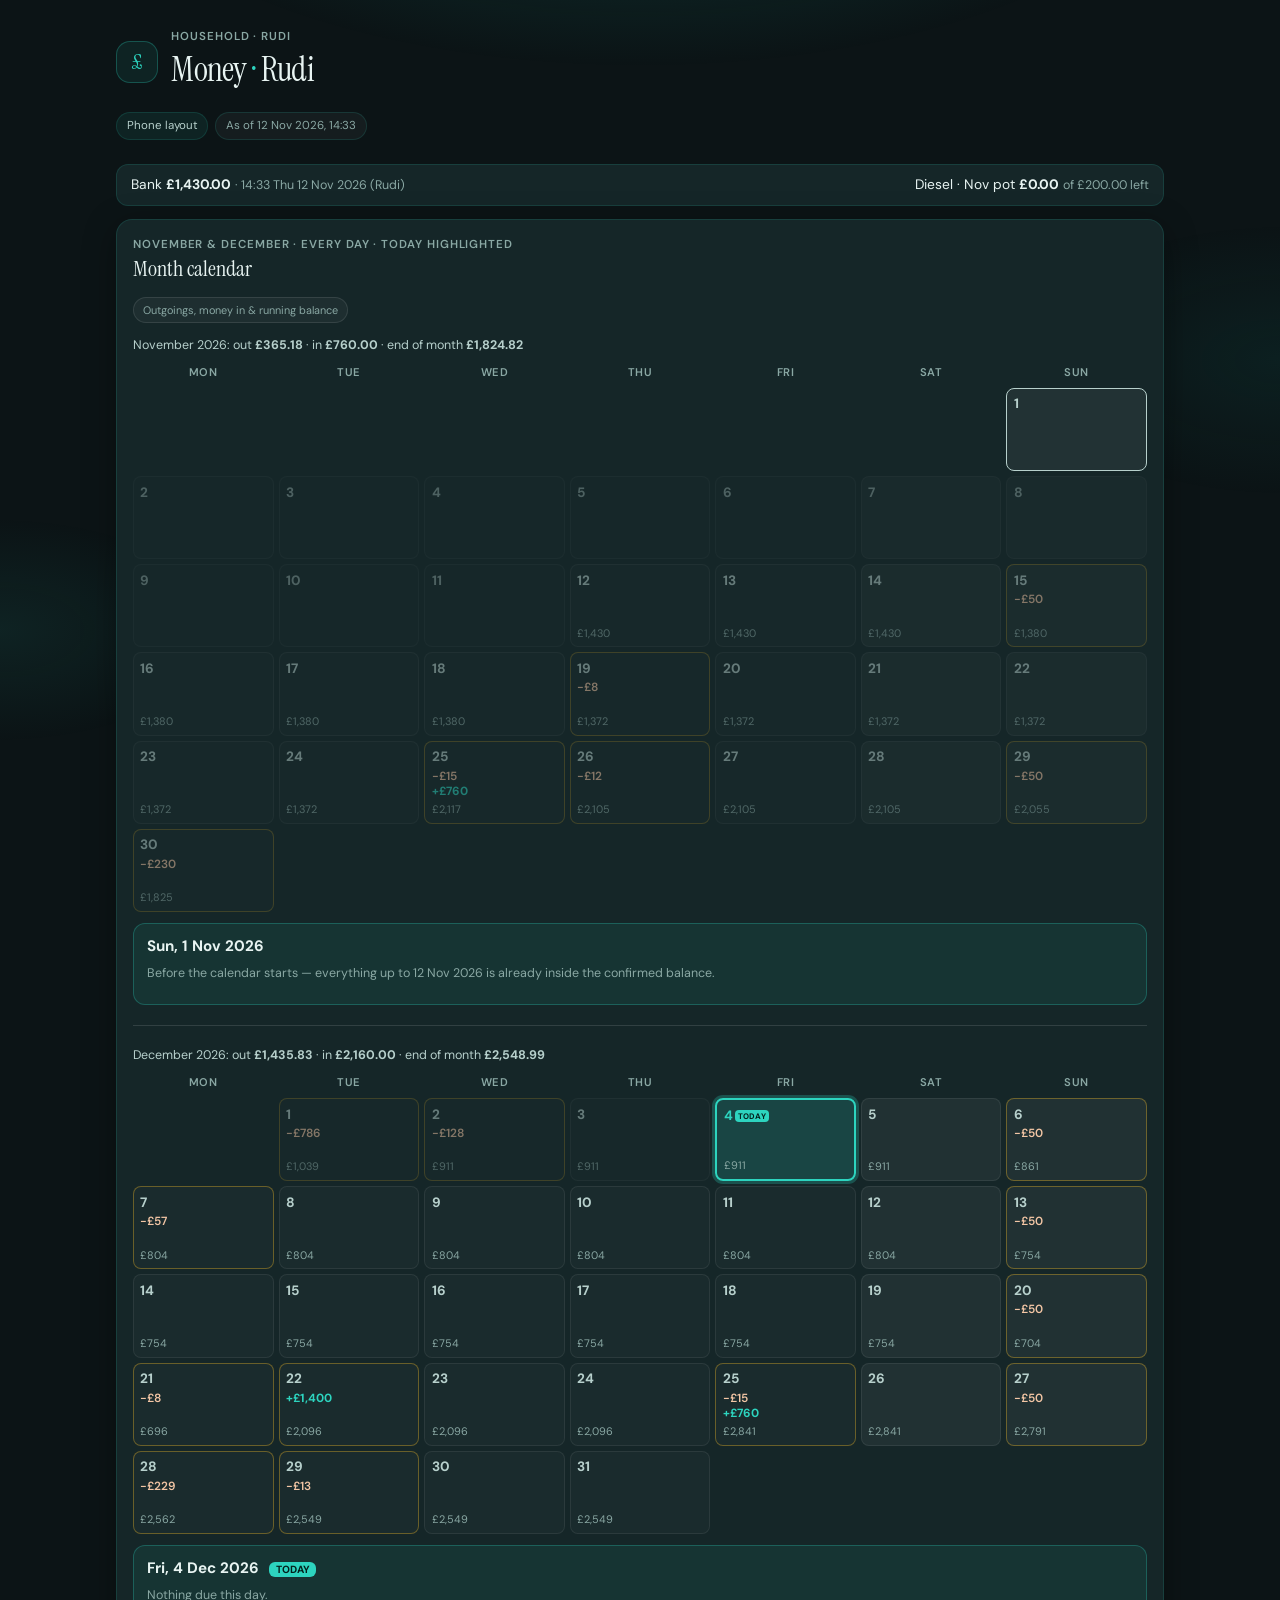
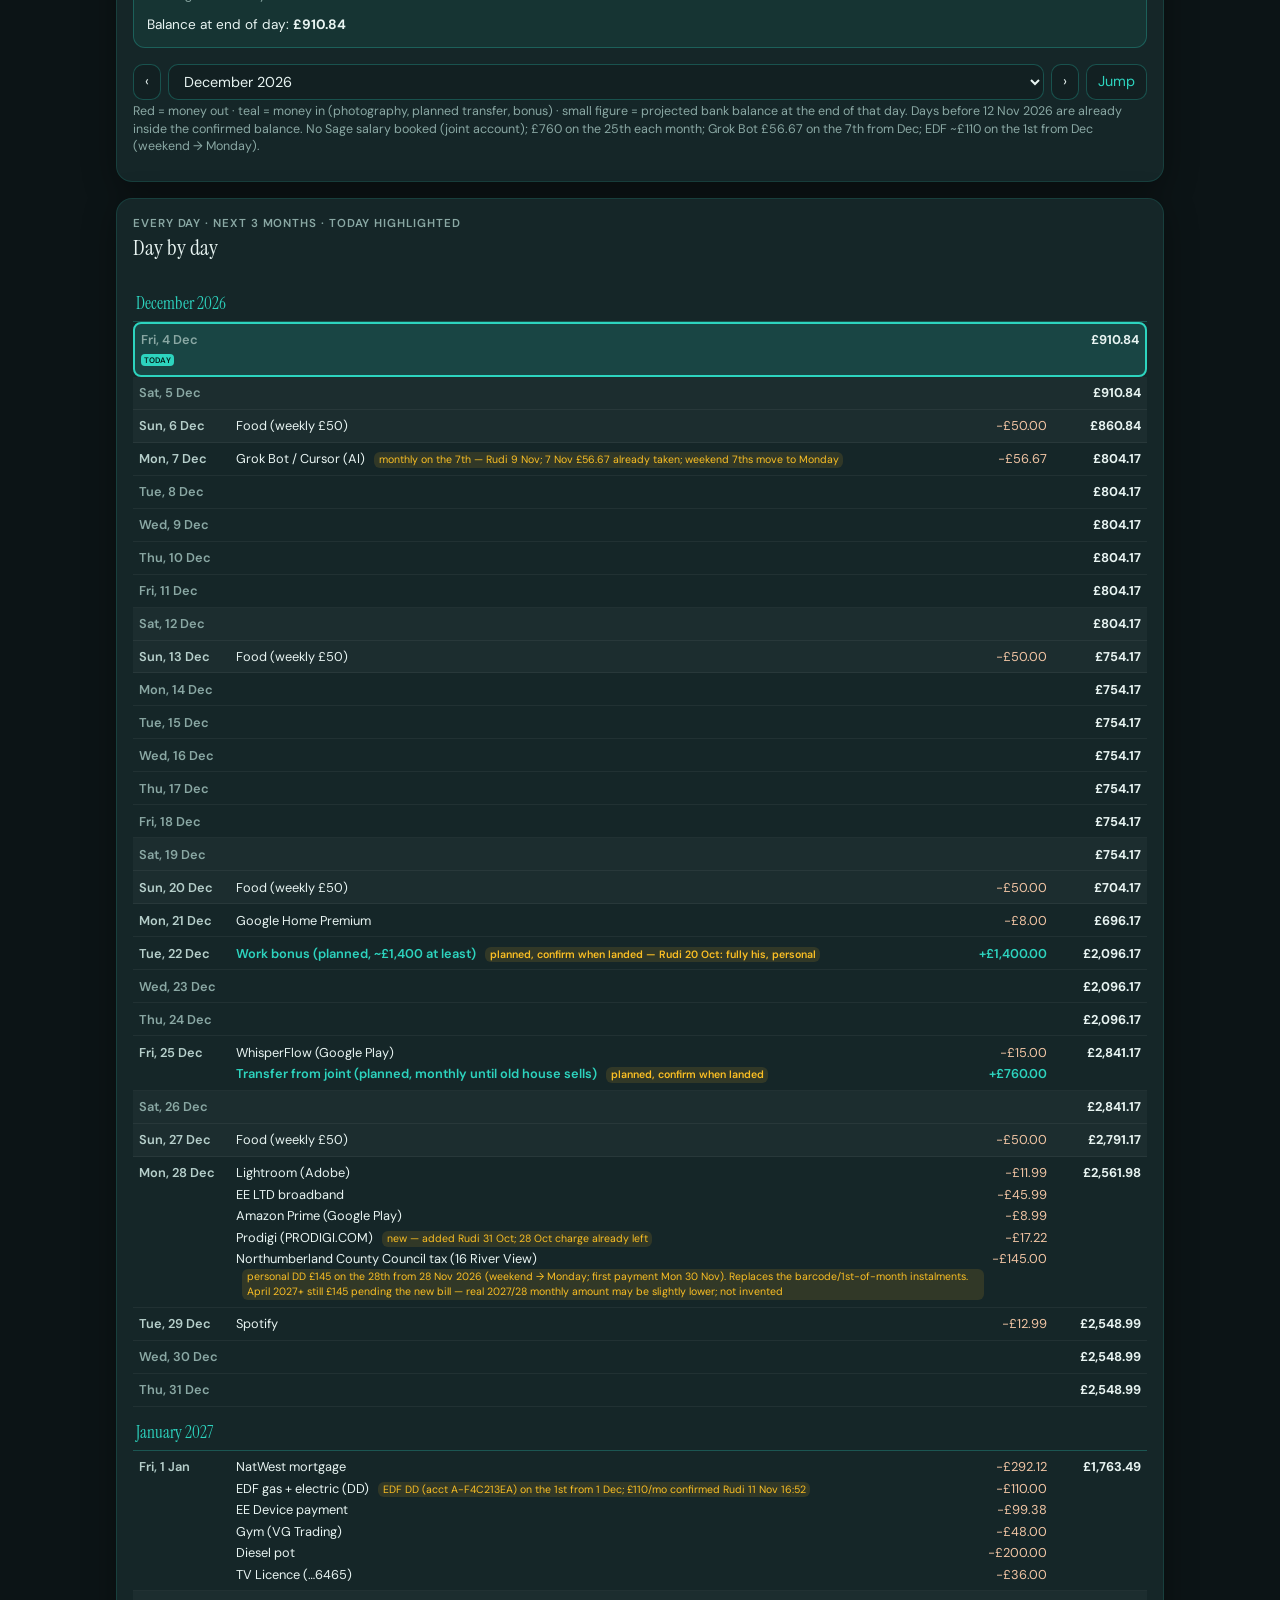
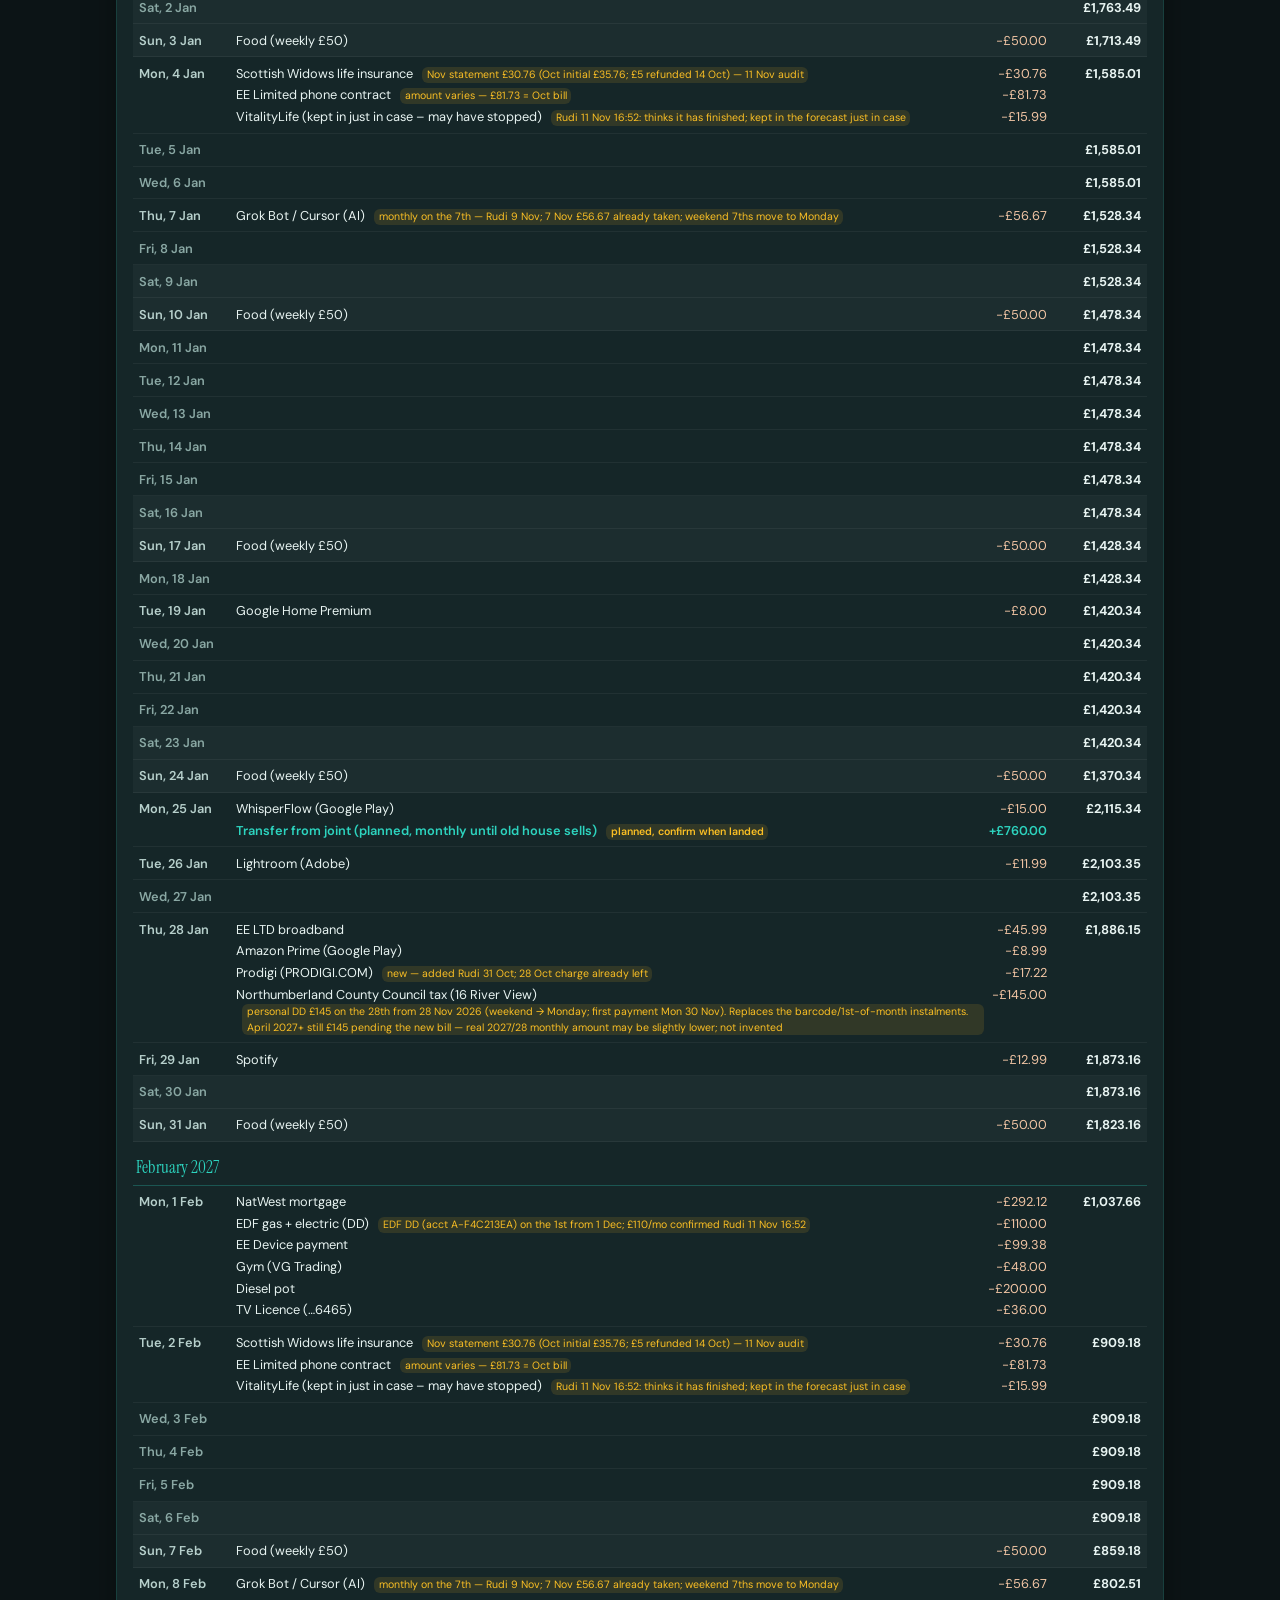
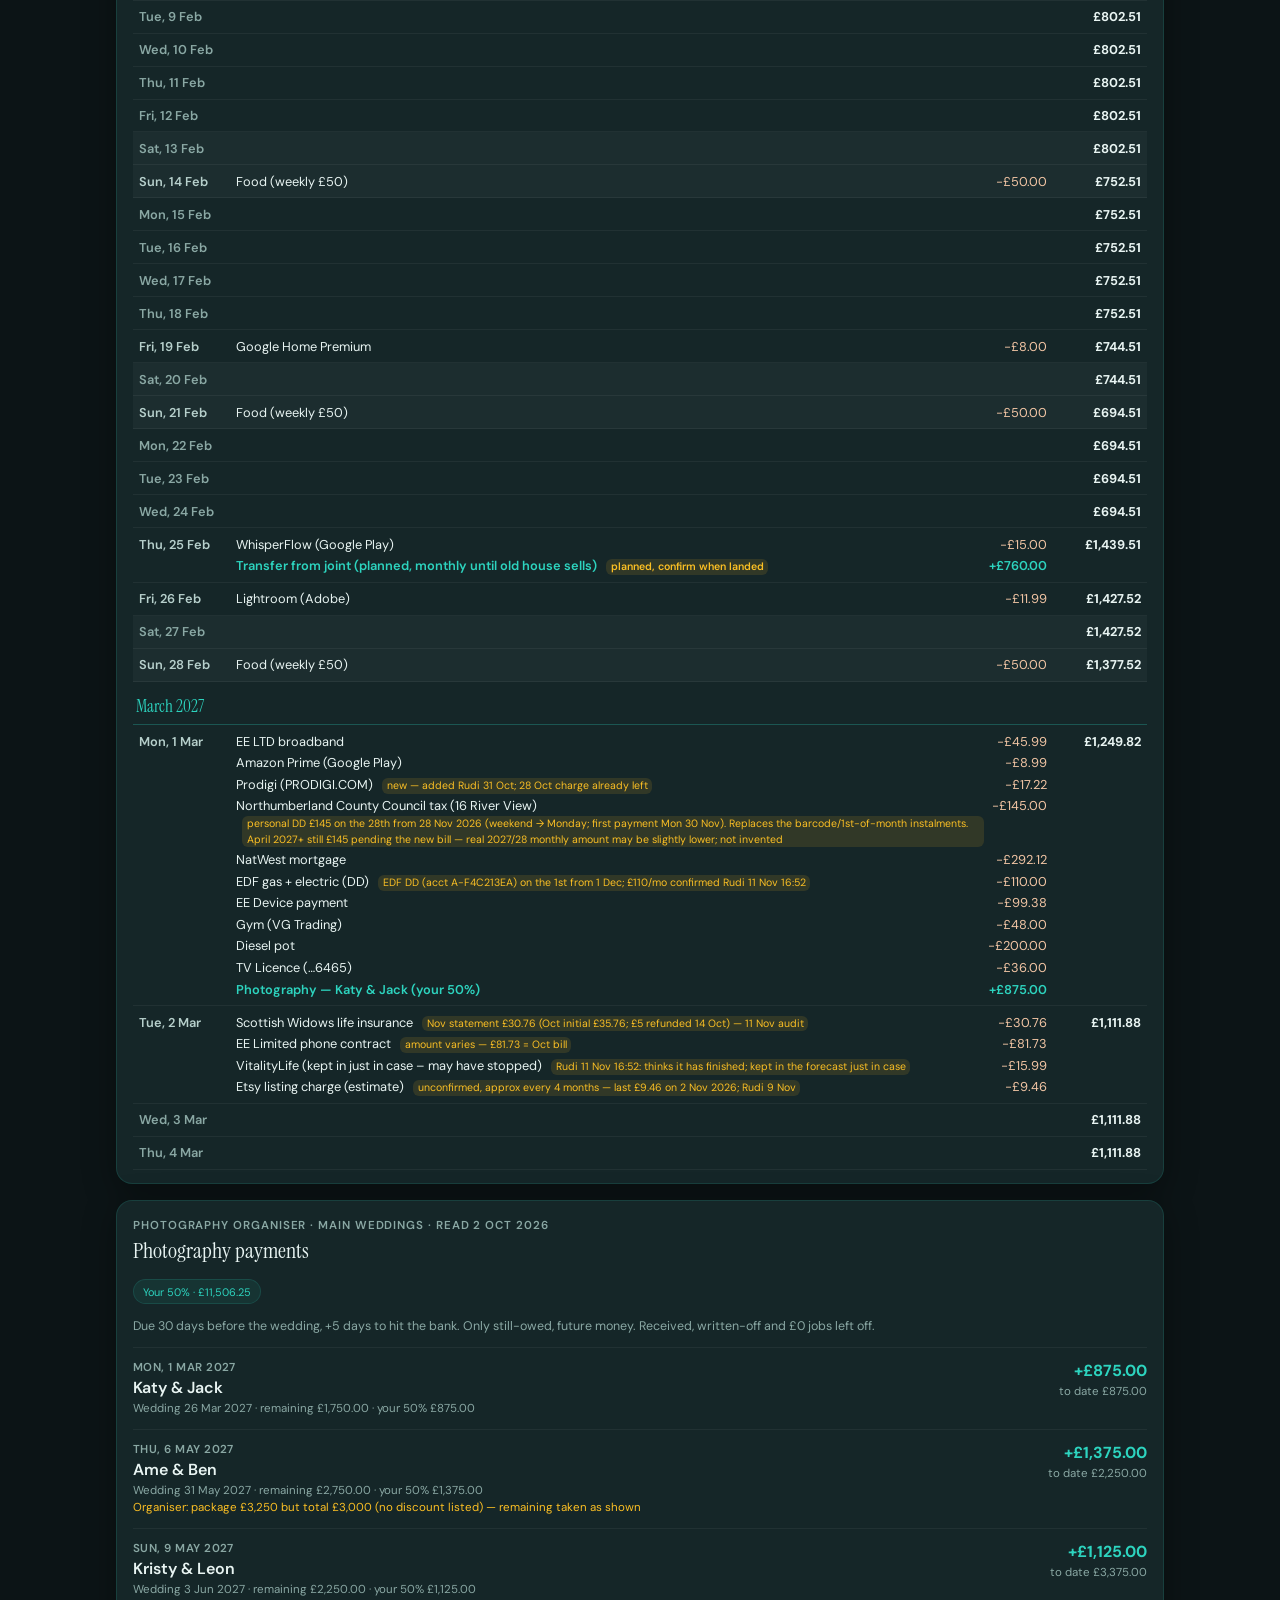
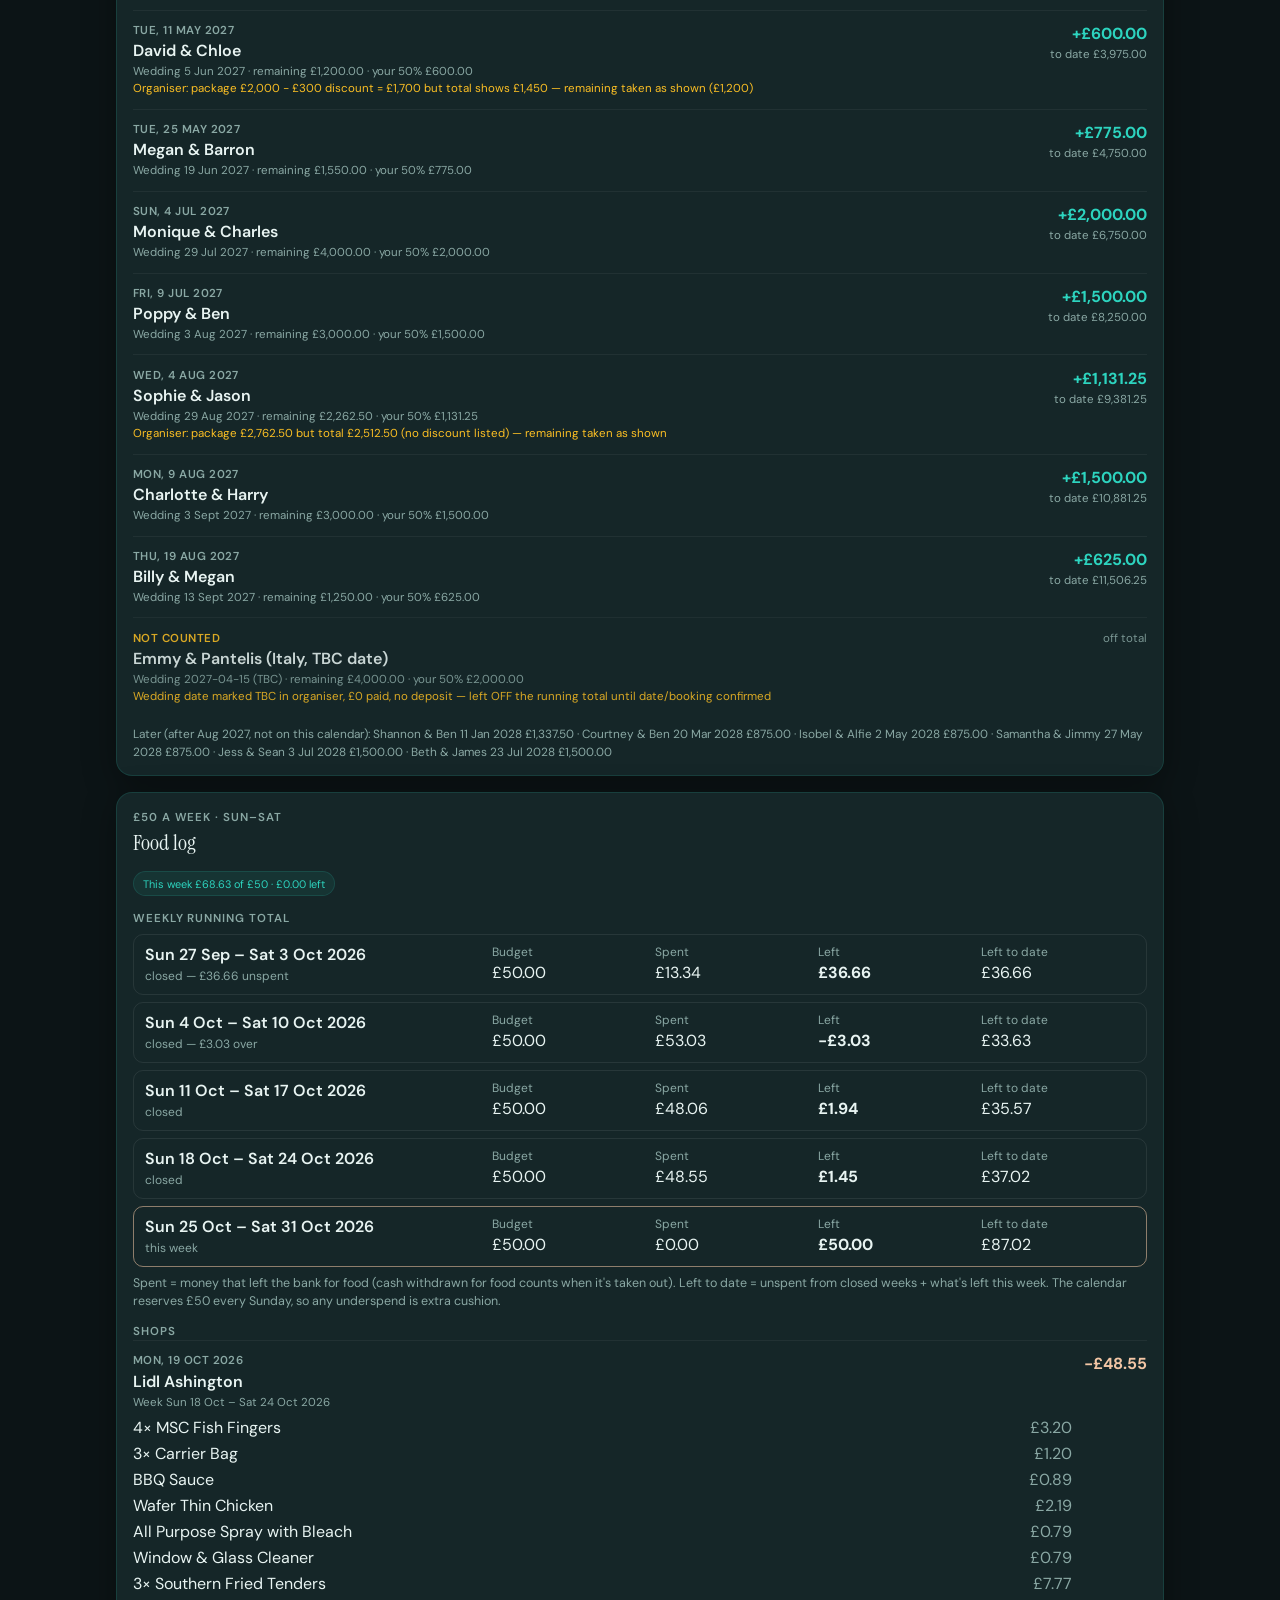
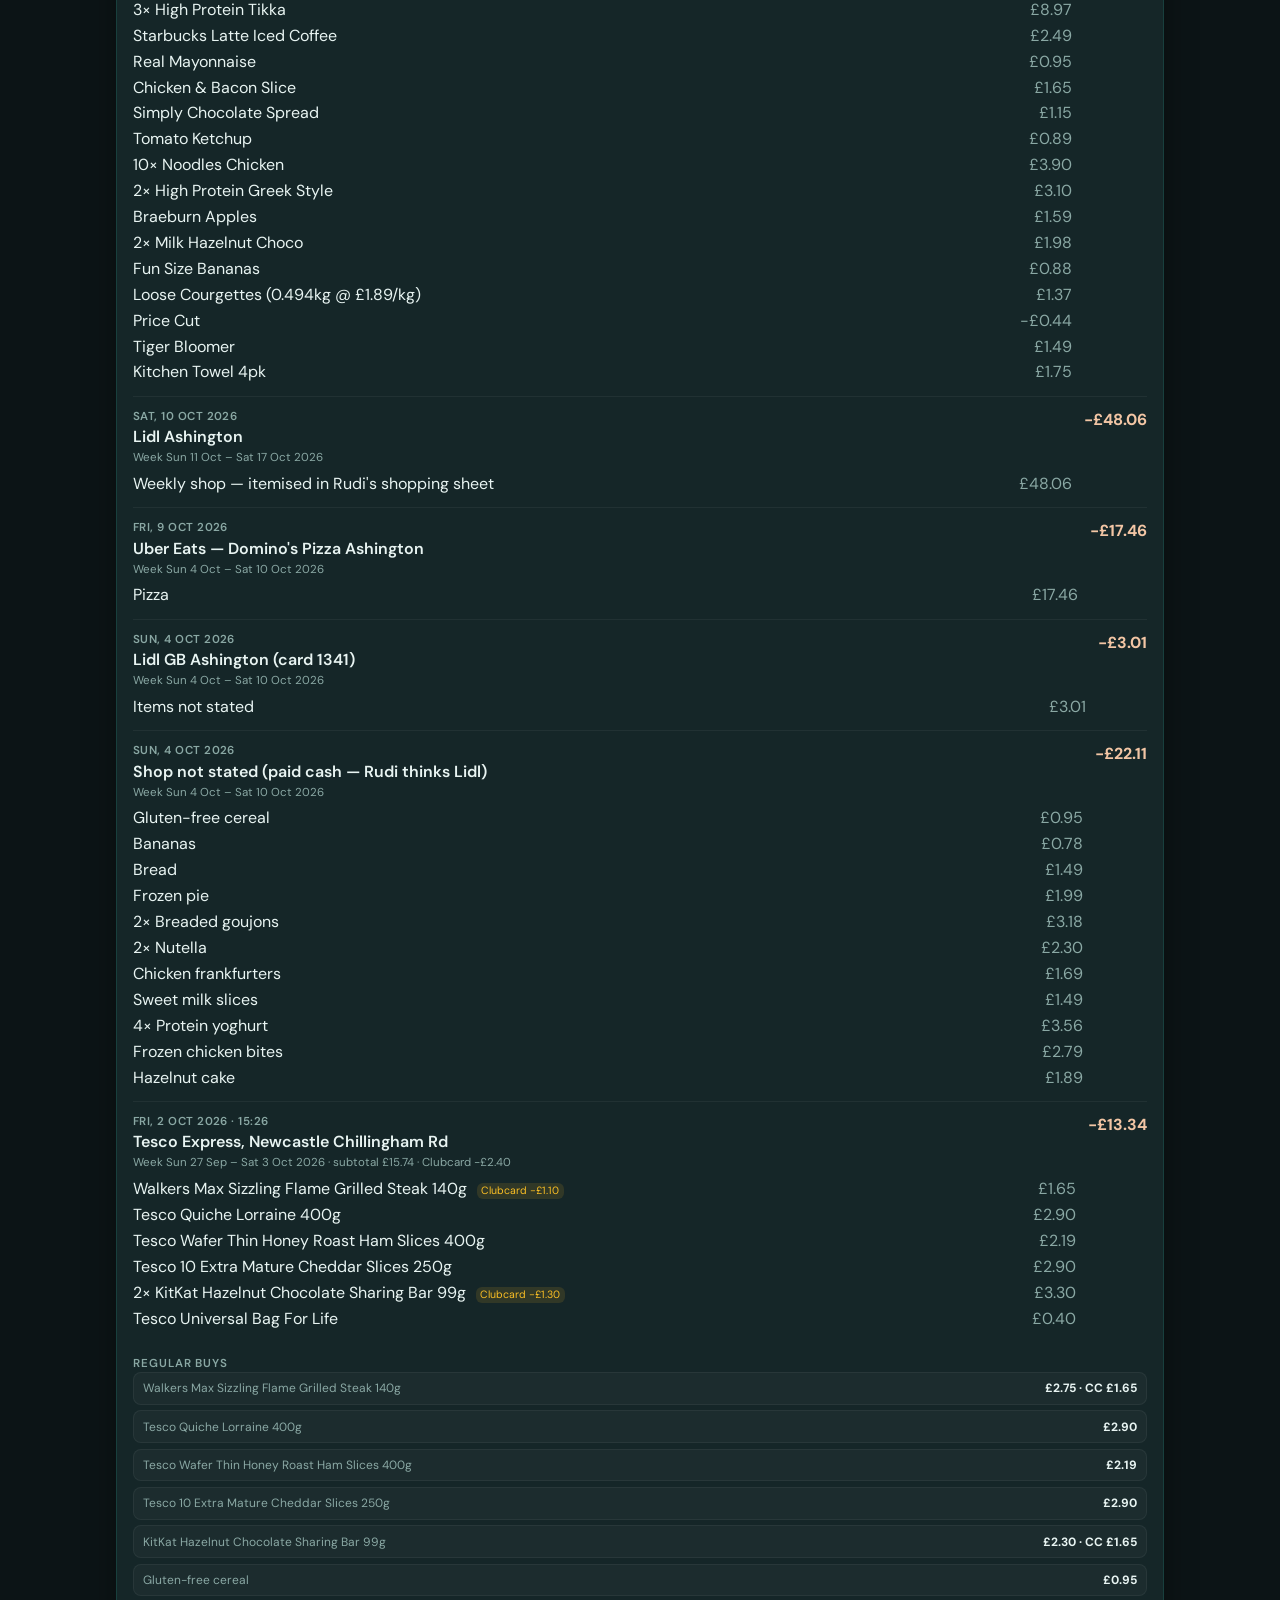
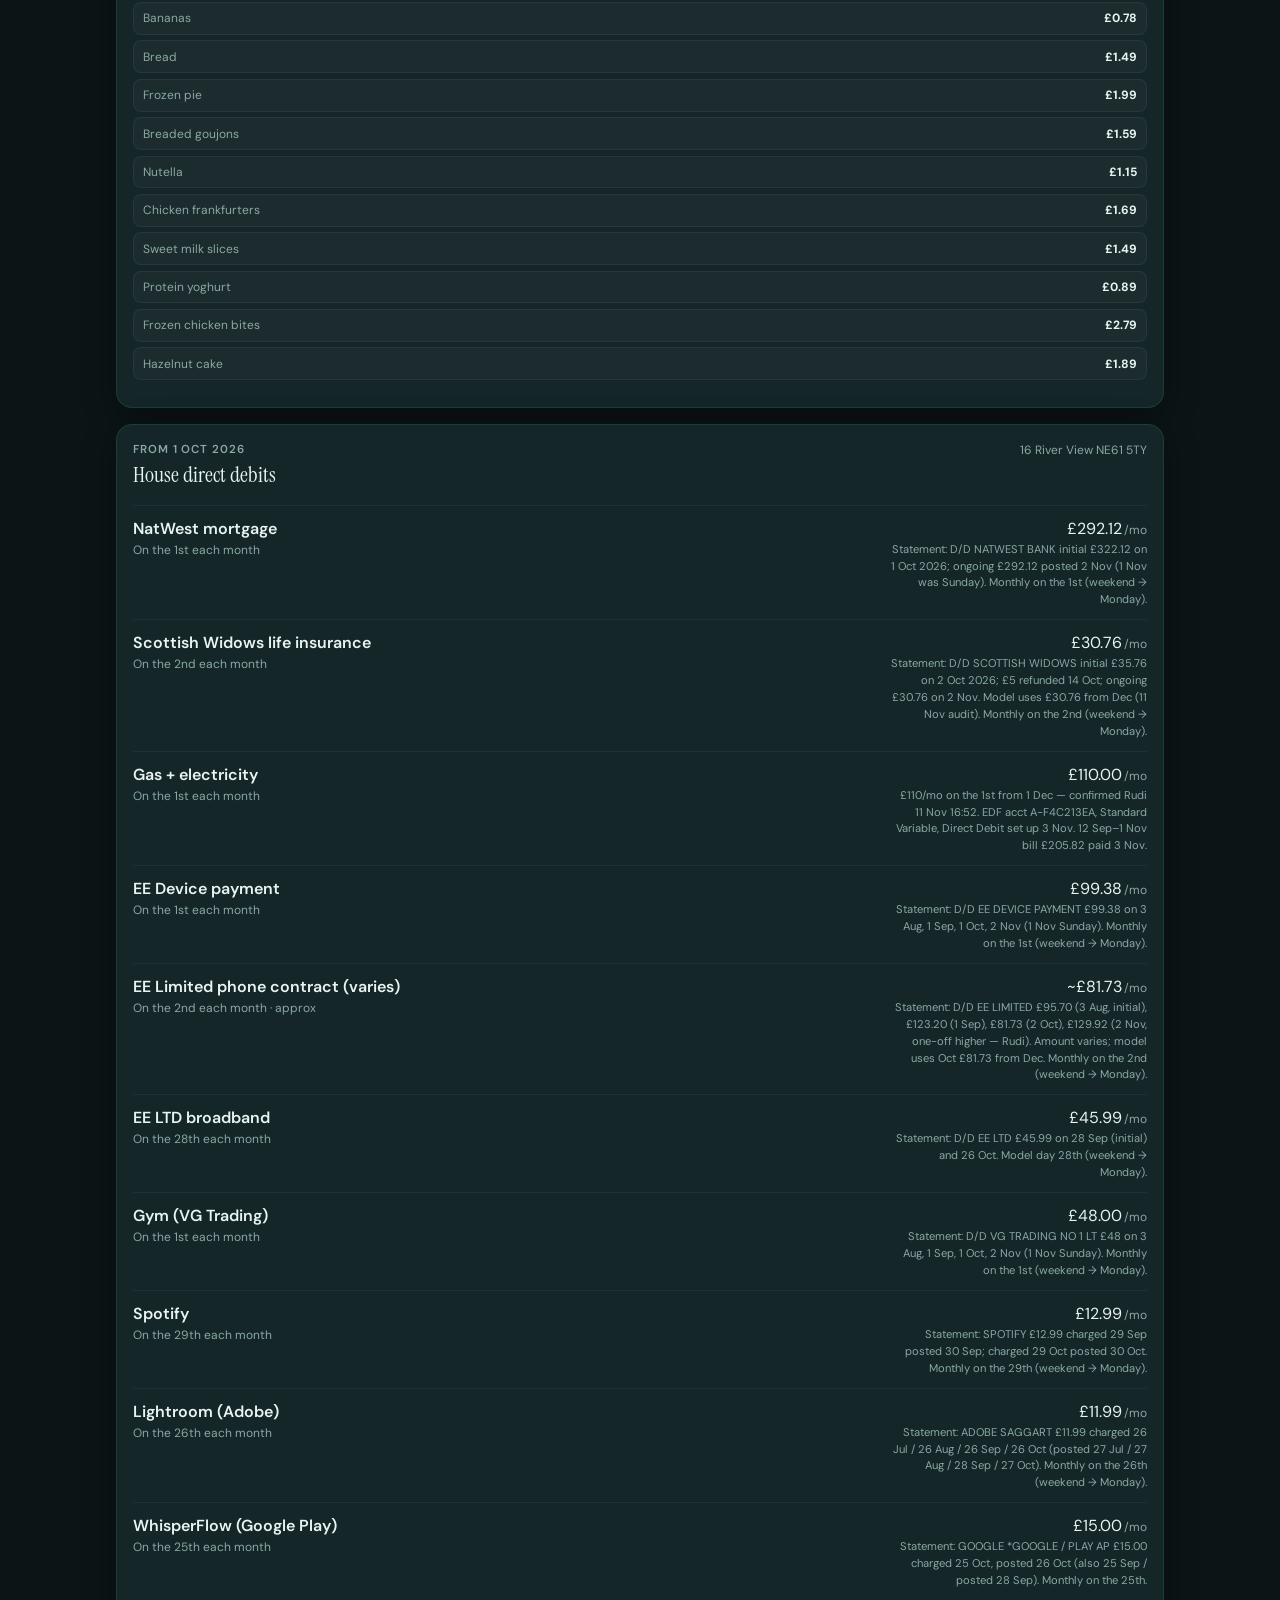
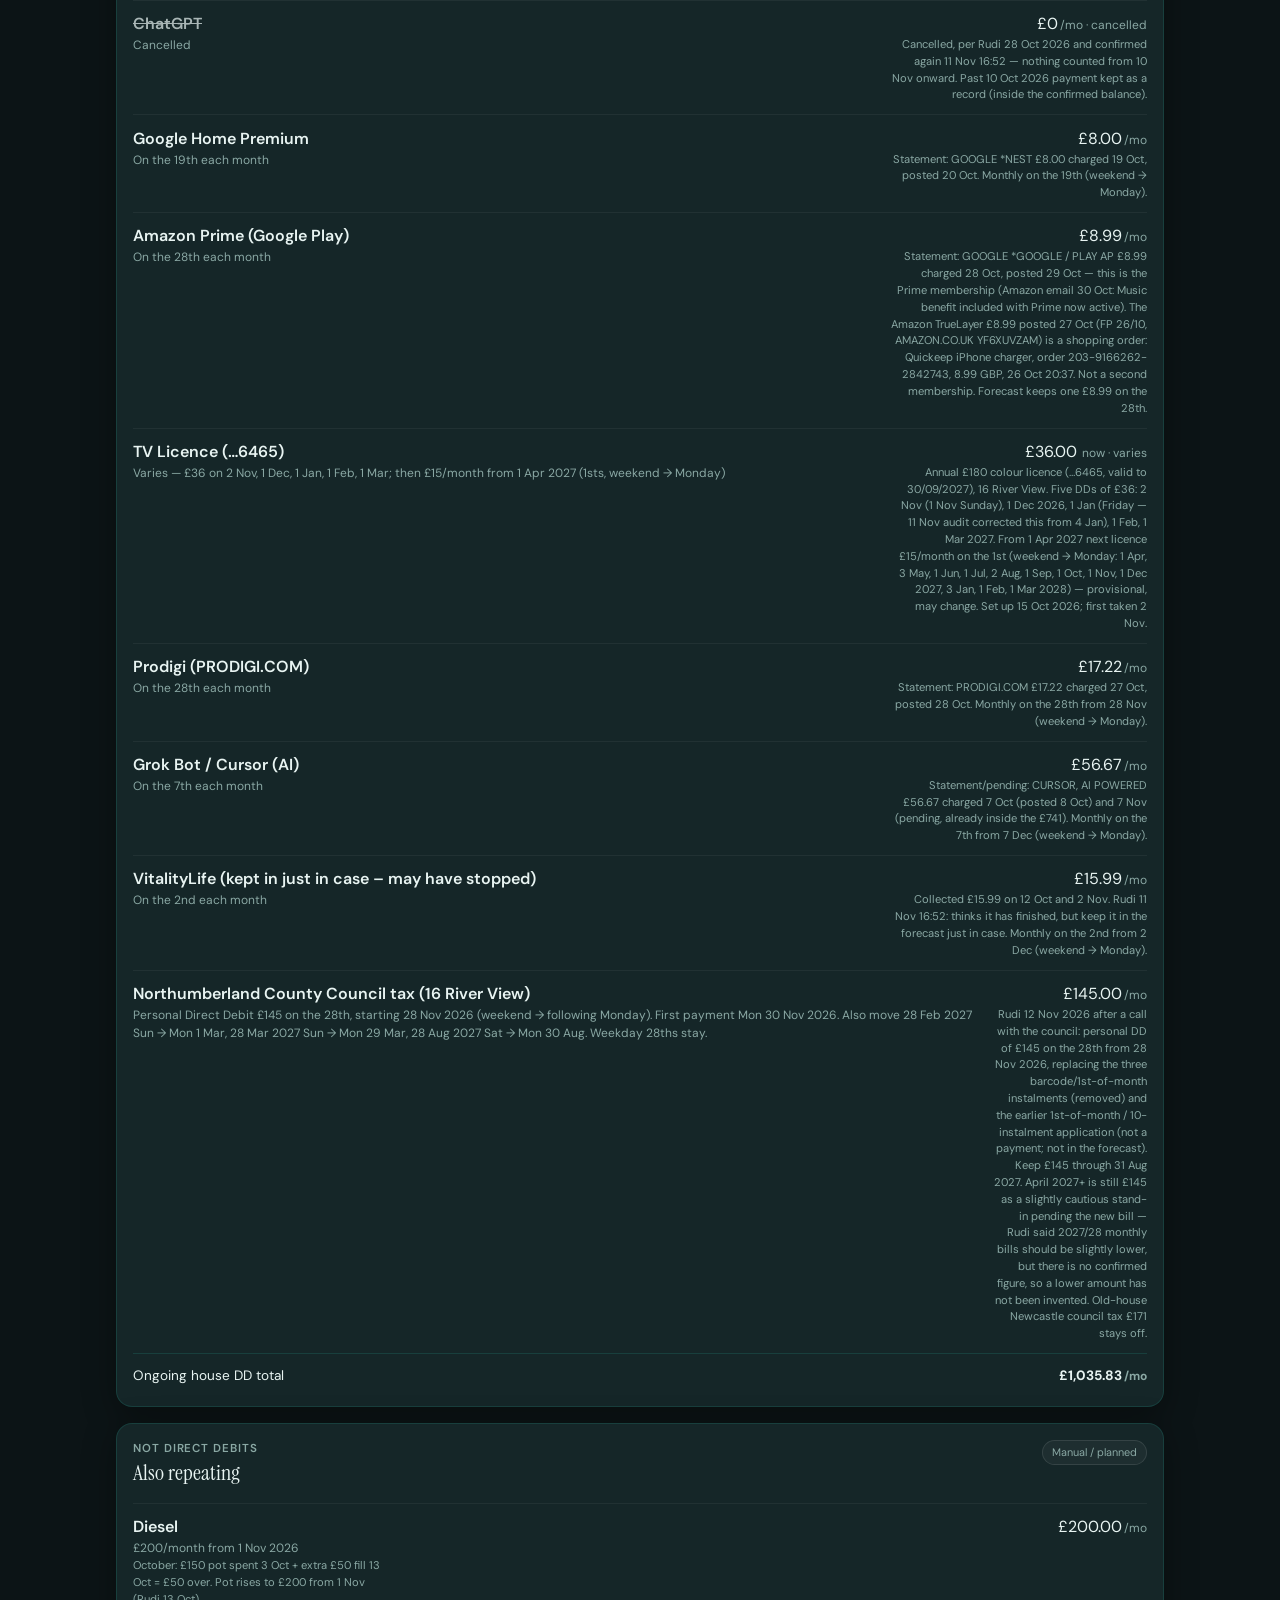
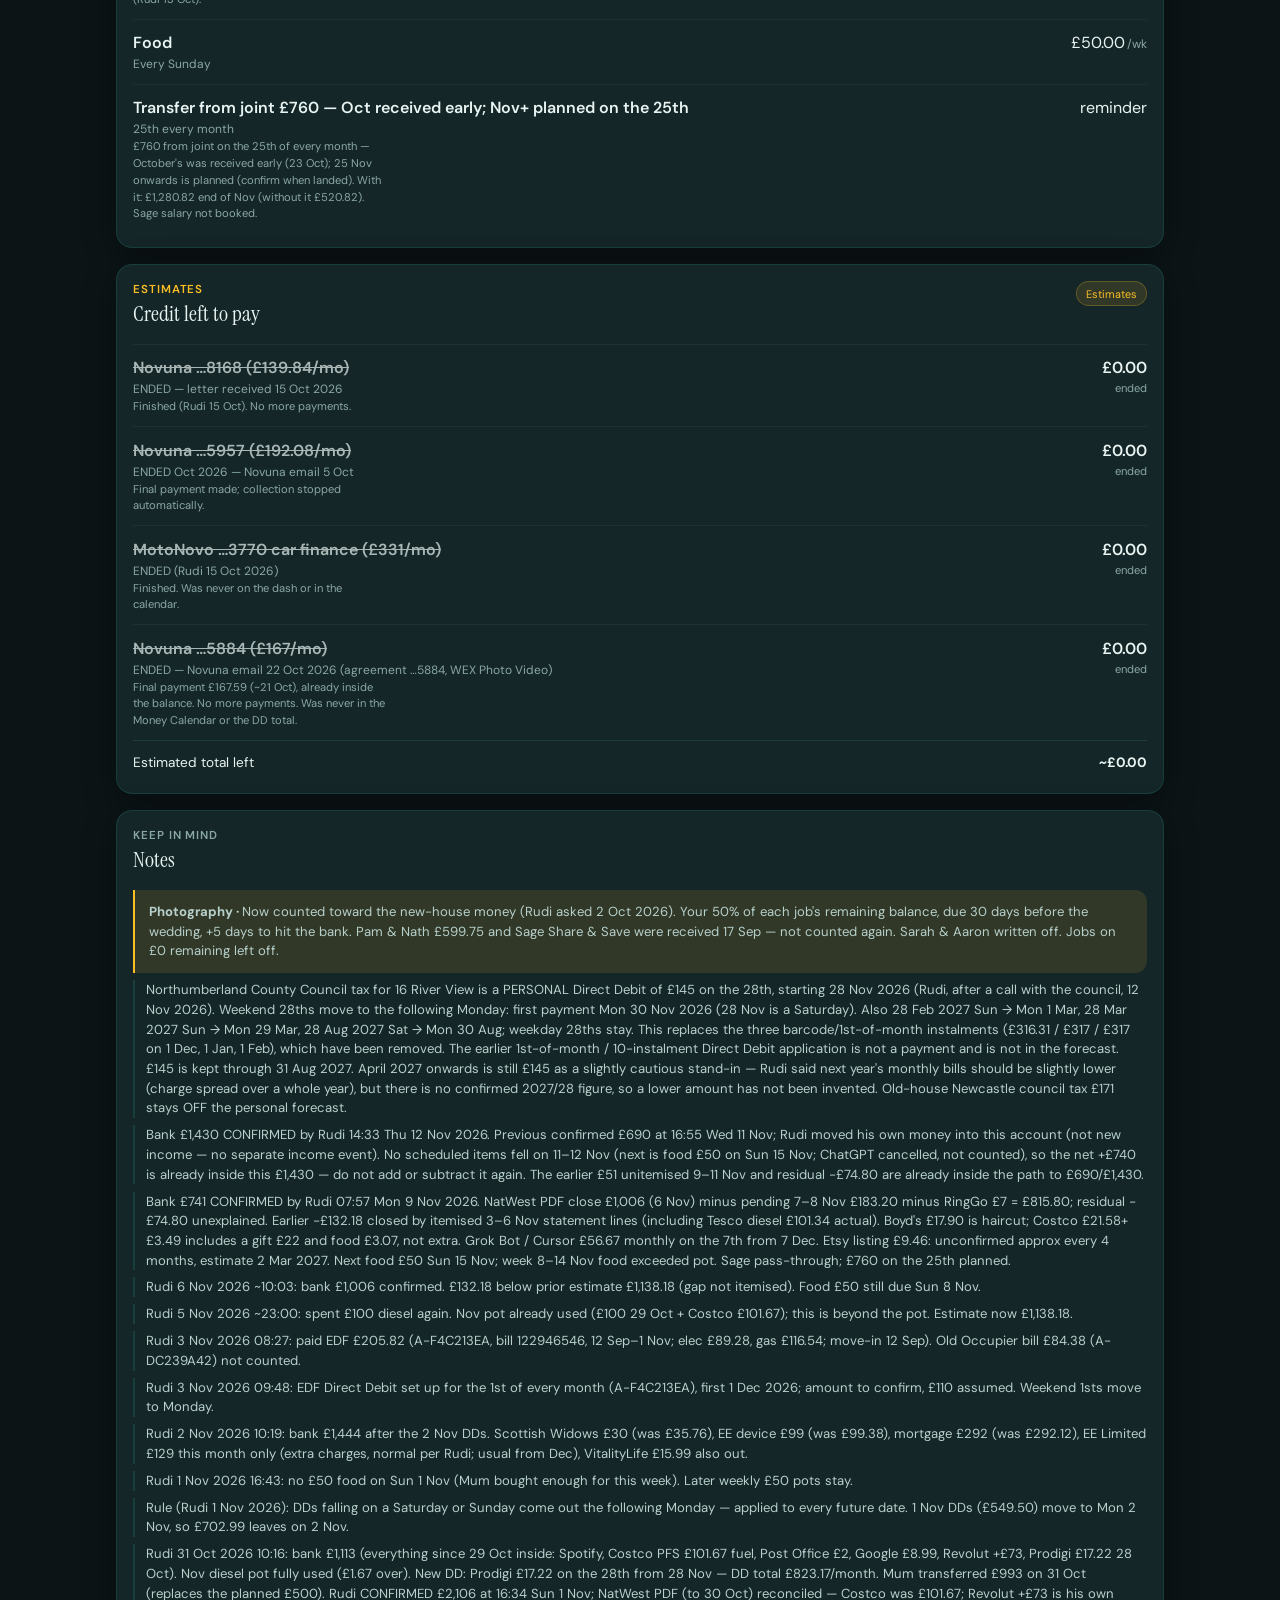
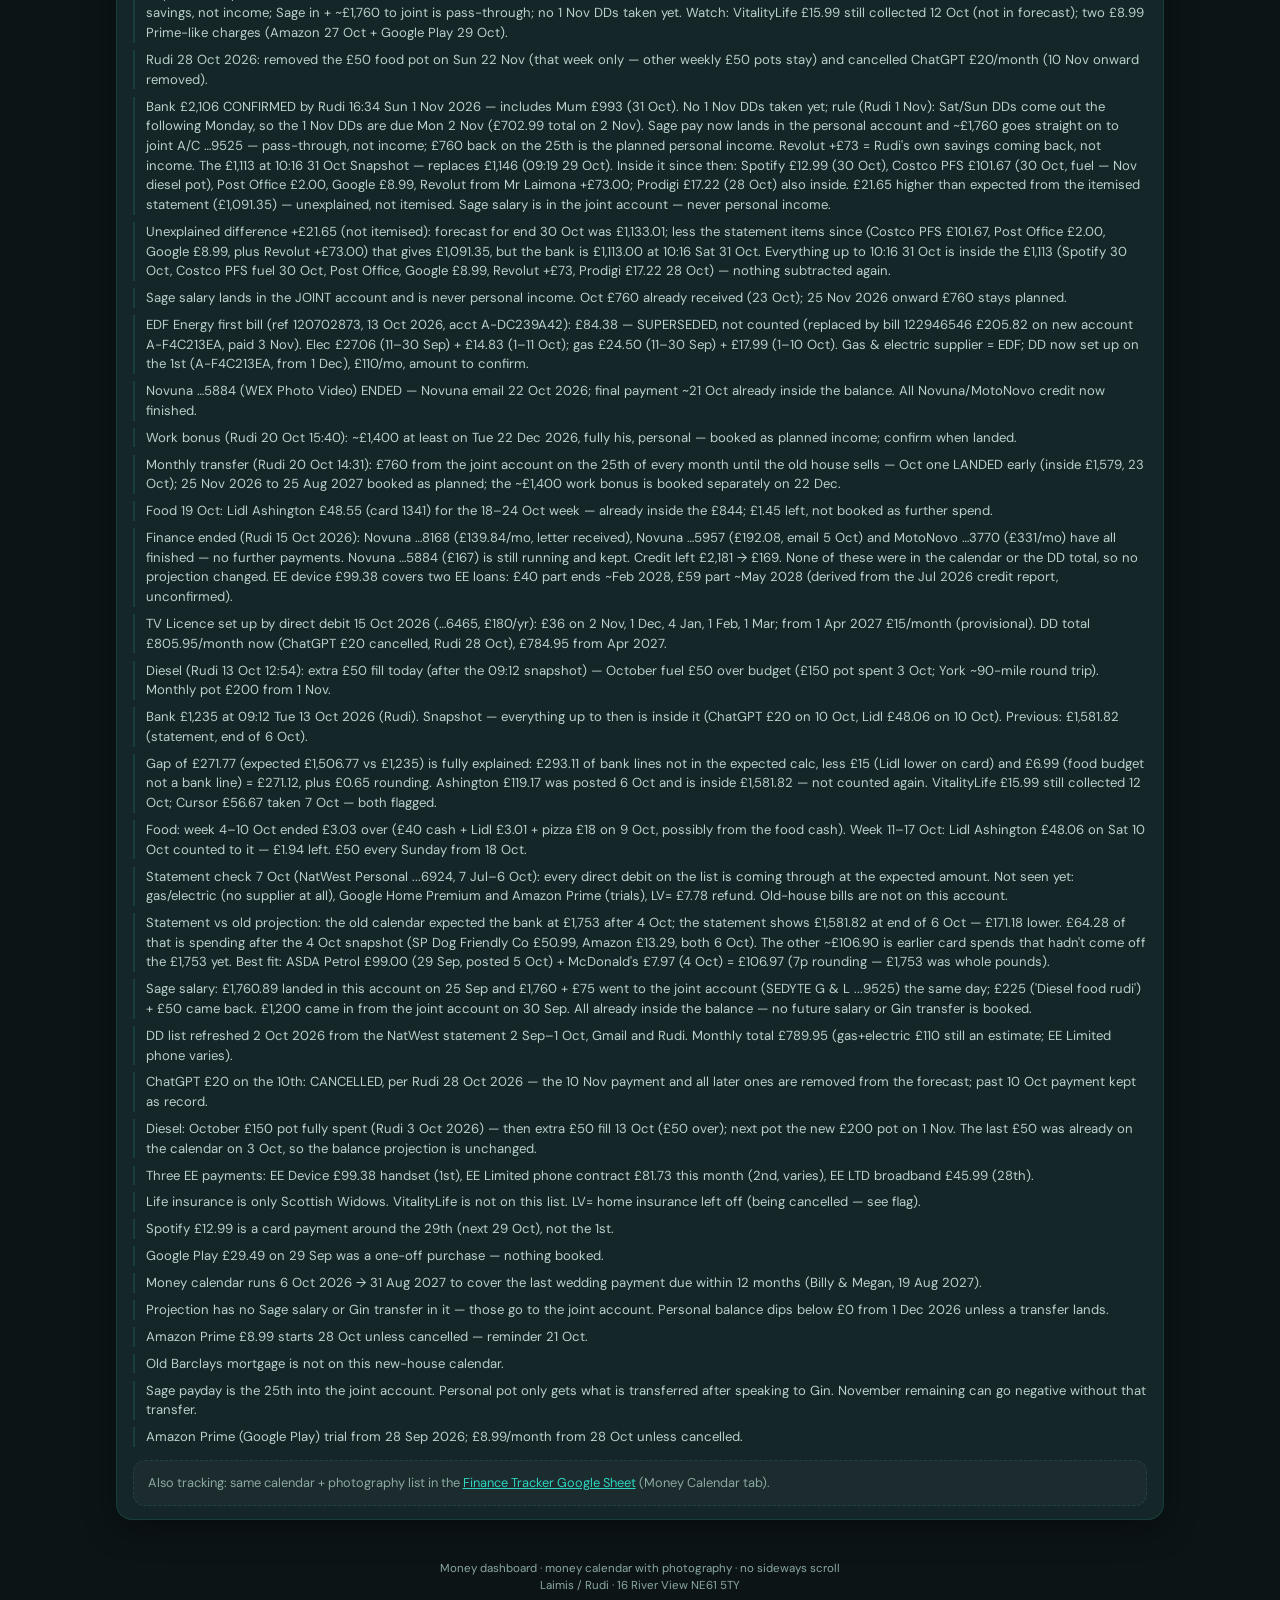
<file: full-board/index.html>
<!DOCTYPE html>
<html lang="en-GB">
<head>
  <meta charset="utf-8" />
  <meta name="viewport" content="width=device-width, initial-scale=1, viewport-fit=cover" />
  <meta name="color-scheme" content="dark" />
  <meta name="theme-color" content="#0c1416" />
  <meta http-equiv="Cache-Control" content="no-cache, no-store, must-revalidate" />
  <meta http-equiv="Pragma" content="no-cache" />
  <title>Money · Rudi</title>
  <meta name="description" content="Household money dashboard — River View house pot, DDs, calendar, credit. Laimis / Rudi." />
  <link rel="preconnect" href="https://fonts.googleapis.com" />
  <link rel="preconnect" href="https://fonts.gstatic.com" crossorigin />
  <link href="https://fonts.googleapis.com/css2?family=DM+Sans:ital,opsz,wght@0,9..40,400;0,9..40,500;0,9..40,600;0,9..40,700;1,9..40,400&family=Instrument+Serif:ital@0;1&display=swap" rel="stylesheet" />
  <link rel="stylesheet" href="styles.css?v=20261112b" />
</head>
<body>
  <div class="bg-glow" aria-hidden="true"></div>
  <div class="page">
    <header class="top">
      <div class="brand">
        <span class="brand-mark" aria-hidden="true">£</span>
        <div>
          <p class="eyebrow" id="owner-label">Household</p>
          <h1 id="page-title">Money <span class="soft">·</span> River View</h1>
        </div>
      </div>
      <div class="header-meta">
        <span class="pill">Phone layout</span>
        <span class="pill muted" id="as-of-pill">As of —</span>
      </div>
    </header>

    <div id="app">
      <p class="status-msg">Loading…</p>
    </div>

    <footer class="foot">
      <p>Money dashboard · money calendar with photography · no sideways scroll</p>
      <p class="foot-sub">Laimis / Rudi · 16 River View NE61 5TY</p>
    </footer>
  </div>
  <script src="app.js?v=20261112b" defer></script>
</body>
</html>
</file>
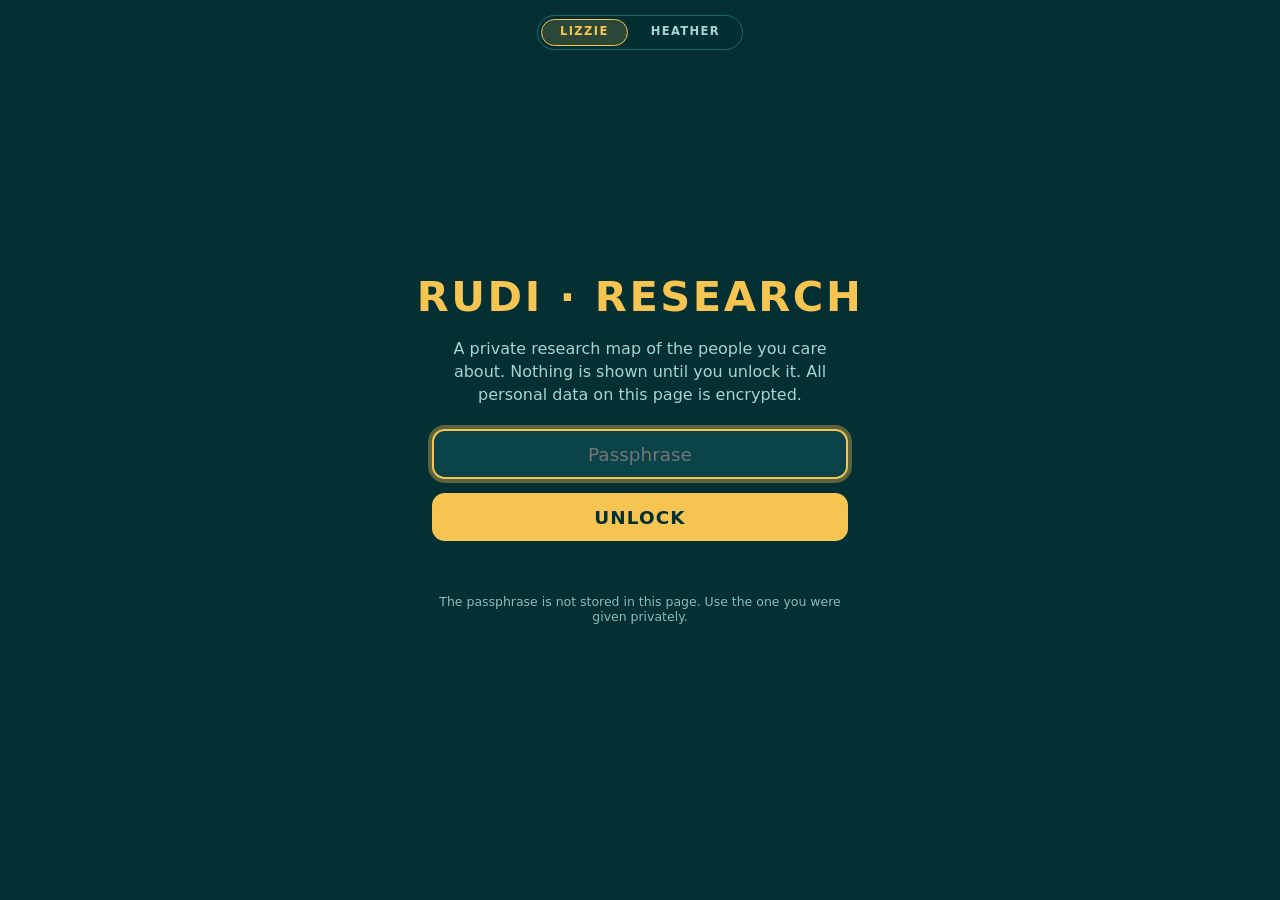
<file: research/index.html>
<!DOCTYPE html>
<html lang="en-GB">
<head>
<meta charset="utf-8">
<meta name="viewport" content="width=device-width, initial-scale=1, viewport-fit=cover">
<meta name="robots" content="noindex,nofollow,noarchive">
<meta http-equiv="Cache-Control" content="no-store">
<meta name="theme-color" content="#042f33">
<title>Rudi · Research</title>
<link rel="stylesheet" href="styles.css?v=20261122a">
</head>
<body>
<div id="gate">
  <div class="subject-bar">
    <div class="subject-switch" role="tablist" aria-label="Research">
      <button type="button" class="subject-tab" role="tab" data-subject="lizzie" aria-selected="true">Lizzie</button>
      <button type="button" class="subject-tab" role="tab" data-subject="heather" aria-selected="false">Heather</button>
    </div>
  </div>
  <div class="gate-main">
    <h1>RUDI · RESEARCH</h1>
    <p class="sub">A private research map of the people you care about. Nothing is shown until you unlock it. All personal data on this page is encrypted.</p>
    <form id="unlock-form" autocomplete="off">
      <input id="pw" type="password" autocomplete="current-password" placeholder="Passphrase" aria-label="Passphrase" autofocus>
      <button type="submit" class="go" id="unlock-btn">Unlock</button>
    </form>
    <div class="err" id="err" role="status"></div>
    <p class="hint">The passphrase is not stored in this page. Use the one you were given privately.</p>
  </div>
</div>

<div id="app">
  <div class="subject-bar">
    <div class="subject-switch" role="tablist" aria-label="Research">
      <button type="button" class="subject-tab" role="tab" data-subject="lizzie" aria-selected="true">Lizzie</button>
      <button type="button" class="subject-tab" role="tab" data-subject="heather" aria-selected="false">Heather</button>
    </div>
  </div>
  <div class="example-banner" id="example-banner">Example data only — fictional people, pets and places. This will be replaced when Duck publishes the real encrypted file.</div>
  <div class="local-banner" id="local-banner" hidden>Using a local draft saved in this browser. <button type="button" class="textbtn" id="revert-published">Revert to published copy</button></div>
  <header class="top">
    <div class="title-row">
      <div class="brand">Rudi<b>Research</b></div>
      <label class="hero-pick">
        <span>Hero</span>
        <select id="hero-select" aria-label="Hero"></select>
      </label>
      <div class="chrome-toggles">
        <button type="button" class="textbtn" id="btn-toggle-menu" aria-controls="top-tools" aria-expanded="true">Menu ▴</button>
        <button type="button" class="textbtn" id="btn-toggle-filters" aria-controls="filters" aria-expanded="true">Filters ▴</button>
      </div>
    </div>
    <div class="top-tools" id="top-tools">
      <nav class="nav" aria-label="Views">
        <button type="button" data-view="graph" class="on">Graph</button>
        <button type="button" data-view="person">Person</button>
        <button type="button" data-view="upcoming">Upcoming</button>
      </nav>
      <div class="search"><input id="search" type="search" placeholder="Search people, places, likes…" aria-label="Search"></div>
      <button type="button" class="textbtn gold" id="btn-add">Add</button>
      <button type="button" class="textbtn gold" id="btn-save">Save</button>
      <button type="button" class="textbtn" id="btn-saving">Saving</button>
      <button type="button" class="textbtn" id="btn-lock">Lock</button>
    </div>
  </header>

  <div id="subject-note" class="subject-note" hidden>
    <p id="subject-note-text" role="status"></p>
  </div>

  <div class="workspace" id="workspace">
    <section class="view on" id="graph-view" data-view="graph">
      <div class="filters" id="filters"></div>
      <div id="cy" role="img" aria-label="Relationship graph"></div>
    </section>
    <section class="view" id="person-view" data-view="person">
      <div class="page">
        <div class="page-head">
          <h2>Person profile</h2>
          <label class="field" style="margin:0"><span style="position:absolute;left:-9999px">Choose a person</span>
            <select id="person-select" aria-label="Choose a person"></select>
          </label>
        </div>
        <div id="person-profile"></div>
      </div>
    </section>
    <section class="view" id="upcoming-view" data-view="upcoming">
      <div class="page">
        <div class="page-head">
          <h2>Upcoming in the next 30 days</h2>
        </div>
        <div class="blk" id="upcoming-list"></div>
      </div>
    </section>
    <aside class="panel" id="panel">
      <h2>Details</h2>
      <p class="empty">Click a person, pet, place, like or event to see how they connect. Tap an area heading to fold it away.</p>
    </aside>
  </div>
</div>

<div class="modal" id="modal" hidden>
  <div class="box" role="dialog" aria-modal="true" aria-labelledby="modal-title">
    <h2 id="modal-title">Add</h2>
    <form id="modal-form"></form>
  </div>
</div>
<div class="modal" id="save-settings" hidden>
  <div class="box" role="dialog" aria-modal="true" aria-labelledby="save-settings-title">
    <h2 id="save-settings-title">Connect saving</h2>
    <p class="note" id="save-settings-note">To save from this page, create a fine-grained GitHub token that can only write to the rudi-dashboard repo, then paste it here. It is stored on this device only, encrypted with your passphrase, and never uploaded as a website file.</p>
    <p class="note" id="save-settings-status" hidden></p>
    <p class="note"><a id="save-token-link" href="https://github.com/settings/personal-access-tokens/new?name=Research+save&amp;description=Save+the+encrypted+research+file+to+the+rudi-dashboard+repo+only&amp;target_name=Rudz1&amp;expires_in=366&amp;contents=write" target="_blank" rel="noopener noreferrer">Open GitHub to create a token</a></p>
    <form id="save-settings-form" autocomplete="off">
      <div class="field" id="save-token-field">
        <label for="save-token-input">Token</label>
        <input id="save-token-input" type="password" autocomplete="off" spellcheck="false" placeholder="Paste the token, then save it on this device">
      </div>
      <div class="actions">
        <button type="submit" class="textbtn gold" id="save-token-store">Save token on this device</button>
        <button type="button" class="textbtn" id="save-token-forget" hidden>Forget token on this device</button>
        <button type="button" class="textbtn" id="save-download">Download encrypted copy</button>
        <button type="button" class="textbtn" id="save-settings-close">Close</button>
      </div>
    </form>
  </div>
</div>
<div class="modal" id="draft-offer" hidden>
  <div class="box" role="dialog" aria-modal="true" aria-labelledby="draft-offer-title">
    <h2 id="draft-offer-title">Local draft found</h2>
    <p class="note">This browser has a newer draft than the online file. Would you like to use the local draft?</p>
    <div class="actions">
      <button type="button" class="textbtn gold" id="draft-use-local">Use local draft</button>
      <button type="button" class="textbtn" id="draft-use-online">Use online copy</button>
    </div>
  </div>
</div>
<div class="toast" id="toast" role="status"></div>

<script src="vendor/cytoscape.min.js?v=20261113c"></script>
<script src="crypto.js?v=20261113c"></script>
<script src="save-online.js?v=20261113c"></script>
<script src="app.js?v=20261122a"></script>
</body>
</html>
</file>
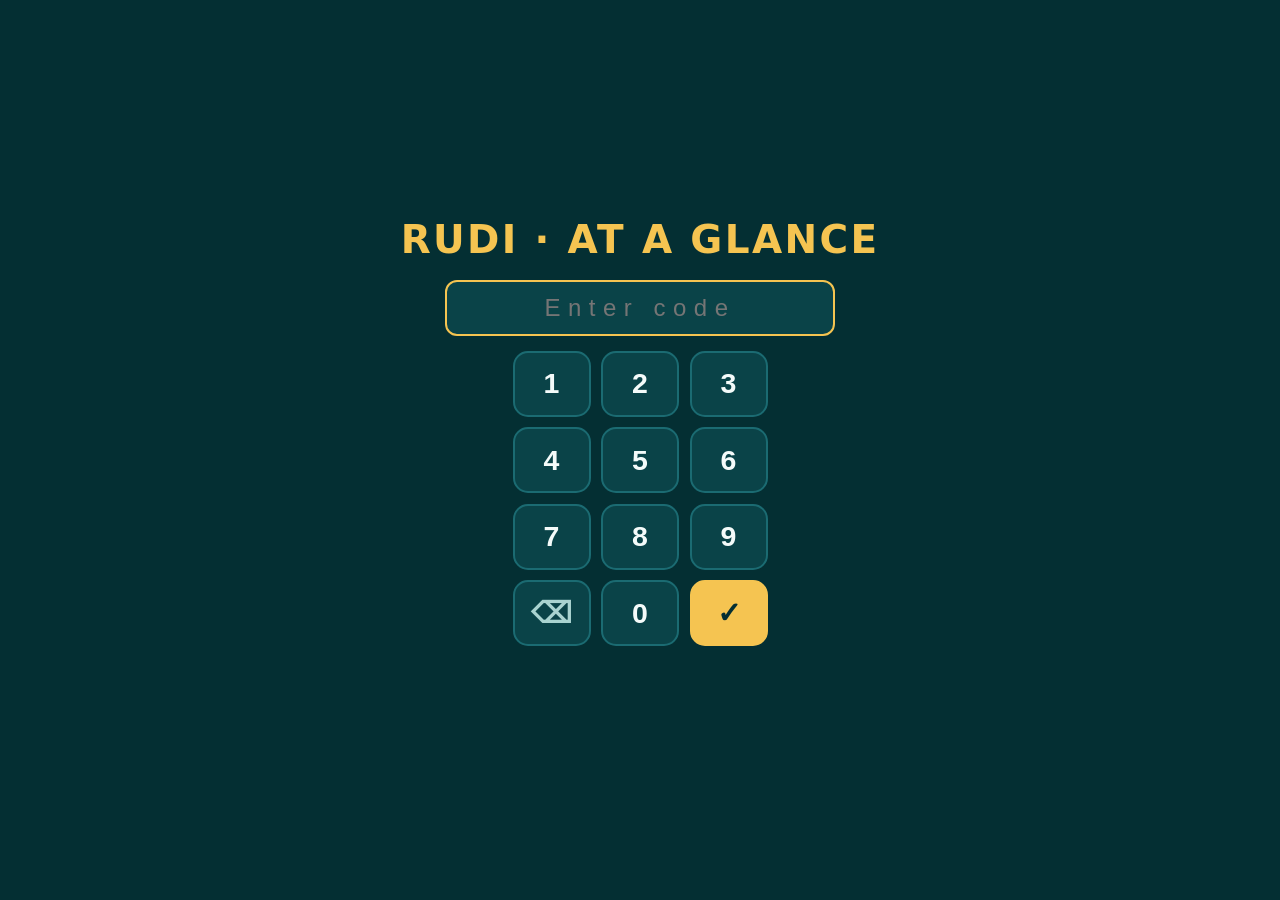
<file: _ARCHIVE_OLD_DO_NOT_USE/pre_plants_button_20261120/index.html>
<!DOCTYPE html>
<html lang="en-GB">
<head>
<meta charset="utf-8">
<meta name="viewport" content="width=device-width, initial-scale=1">
<meta name="robots" content="noindex,nofollow,noarchive">
<meta http-equiv="Cache-Control" content="no-store">
<meta name="theme-color" content="#042f33">
<title>Rudi - at a glance</title>
<style>
:root{--bg:#042f33;--card:#0a4348;--card2:#0d5359;--line:#1b6b72;--text:#f4fbfa;--dim:#a9d3d0;--gold:#f5c451;--warn:#ff9aa8;--ok:#7be0b0}
*{box-sizing:border-box;margin:0;padding:0}
html{font-size:clamp(15px,1.12vw,30px)}
html{background:#042f33}body{background:var(--bg);color:var(--text);font-family:system-ui,-apple-system,"Segoe UI",Roboto,sans-serif;padding:.4rem 1rem .5rem;min-height:100vh;overflow-x:hidden}
header.top{display:flex;justify-content:center;align-items:center;height:1.5rem;margin-bottom:.3rem}
h1{font-size:1.5rem;font-weight:800;letter-spacing:.06em;color:var(--gold)}
#clock{font-size:2.7rem;font-weight:800;line-height:1}
#date{font-size:1.15rem;color:var(--dim);text-align:right}
.lock{background:none;border:1px solid var(--line);color:var(--dim);border-radius:.5rem;font-size:.7rem;padding:.1rem .8rem;cursor:pointer;opacity:.75}
.strip{display:grid;grid-template-columns:repeat(7,1fr);gap:.4rem;margin-bottom:.4rem}
.day{background:var(--card);border:1px solid var(--line);border-radius:.7rem;padding:.5rem .55rem;min-height:5rem;overflow:hidden}
.day.today{border:2px solid var(--gold);background:var(--card2)}
.day h3{font-size:.85rem;text-transform:uppercase;letter-spacing:.06em;color:var(--dim);margin-bottom:.3rem}
.day.today h3{color:var(--gold)}
.day h3 b{font-size:1.45rem;color:var(--text);margin:0 .2rem}
.ev{font-size:.88rem;line-height:1.15;margin:.22rem 0;padding-left:.45rem;border-left:.28rem solid var(--k);overflow-wrap:anywhere;font-weight:600}
.ev i{font-style:normal;color:var(--gold);font-weight:800;margin-right:.25rem}
.ev.t{font-style:italic;opacity:.9}
.more{font-size:.75rem;color:var(--dim)}
.legend{display:none;gap:.2rem .9rem;flex-wrap:wrap;font-size:.72rem;color:var(--dim);margin-bottom:.35rem;padding:0 .2rem}
.legend span::before{content:"";display:inline-block;width:.7rem;height:.7rem;border-radius:.2rem;background:var(--k);margin-right:.3rem;vertical-align:-.05rem}
.later{display:flex;gap:.25rem 1.2rem;flex-wrap:wrap;font-size:.95rem;margin-bottom:.45rem;padding:.3rem .6rem;background:var(--card);border-radius:.6rem;border-left:.3rem solid var(--gold)}
.later>span:first-child{color:var(--gold);font-weight:800}
.later b{color:var(--gold)} .later em{font-style:normal;border-bottom:.18rem solid var(--k)}
.mainrow{display:grid;grid-template-columns:minmax(0,1fr);gap:.6rem}.mainrow>.grid{min-width:0}
.grid{display:grid;grid-template-columns:repeat(3,1fr);gap:.6rem}
.blk{overflow-y:auto;-webkit-overflow-scrolling:touch;scrollbar-width:thin;scrollbar-color:var(--line) transparent;background:var(--card);border:1px solid var(--line);border-top:.4rem solid var(--gold);border-radius:.8rem;padding:.7rem .9rem;display:flex;flex-direction:column}
.blk header{display:flex;justify-content:space-between;align-items:center;margin-bottom:.35rem}
.blk h2{font-size:1.25rem;color:var(--gold);font-weight:800;text-transform:uppercase;letter-spacing:.06em}
.upd{font-size:.68rem;color:var(--dim);text-align:right}
.upd.stale{color:var(--gold);font-weight:800}
.hero{font-size:2.7rem;font-weight:800;line-height:1.05;margin:.1rem 0 0}
.herosub{font-size:.9rem;color:var(--dim);margin-bottom:.4rem}
.row{padding:.35rem 0;border-top:1px solid var(--line);font-size:1rem;line-height:1.2}
.row:first-of-type{border-top:0}
.row .t{font-weight:800}
.row .d{color:var(--dim);font-size:.85rem;display:-webkit-box;-webkit-line-clamp:3;-webkit-box-orient:vertical;overflow:hidden}.bigrow{margin-bottom:.5rem}.bigrow .hero{font-size:2rem}.blk.quiet{border-top-color:var(--line)}
.row .s{font-size:.8rem;font-weight:800;margin-left:.35rem;color:var(--ok)}
.row.bad .s,.row.bad .t{color:var(--warn)}
.row.amb .s{color:var(--gold)}
.ph{margin-top:auto;padding-top:.3rem;font-size:.75rem;color:var(--dim)}
.foot{margin-top:.5rem;font-size:.68rem;color:var(--dim);text-align:center}
#gate{position:fixed;inset:0;background:#042f33;opacity:1;display:flex;flex-direction:column;align-items:center;justify-content:center;gap:1.2rem;z-index:2147483647;text-align:center;padding:2rem;transition:none;animation:none;backdrop-filter:none;-webkit-backdrop-filter:none;isolation:isolate}
#gate h1{font-size:2.6rem}
#gate p{color:var(--dim);font-size:1.2rem;max-width:34rem}
#gate button{background:var(--gold);color:#042f33;border:0;border-radius:.8rem;font-size:1.6rem;font-weight:800;padding:.9rem 2.2rem;cursor:pointer}
#pad{display:grid;grid-template-columns:repeat(3,5.2rem);gap:.7rem}#pad button{background:var(--card);color:var(--text);border:2px solid var(--line);border-radius:1rem;font-size:1.9rem;font-weight:800;padding:0;height:4.4rem;cursor:pointer;touch-action:manipulation}#pad button:active{background:var(--card2);border-color:var(--gold)}#pad button.go{background:var(--gold);color:#042f33;border-color:var(--gold)}#pad button.alt{color:var(--dim)}#gate input{letter-spacing:.5rem;background:var(--card);color:var(--text);border:2px solid var(--gold);border-radius:.8rem;font-size:1.6rem;padding:.8rem 1.2rem;width:min(26rem,86vw);text-align:center}#gate input:focus{outline:none;box-shadow:0 0 0 .25rem rgba(245,196,81,.35)}#gate .err{color:var(--warn);font-size:1rem;min-height:1.3rem}
.banner{background:var(--gold);color:#042f33;font-weight:800;text-align:center;font-size:.8rem;padding:.15rem;border-radius:.4rem;margin-bottom:.4rem}
.vrow{display:flex;justify-content:space-between;align-items:center;gap:.5rem;padding:.1rem 0;border-top:1px solid var(--line)}
.vrow .vn{font-weight:800;font-size:.85rem;line-height:1.1;min-width:0}.vrow .vn small{display:inline;margin-left:.4rem;color:var(--dim);font-weight:600;font-size:.78rem}.vrow .vn small.late{color:#ff6b6b;font-weight:800}
.vcs{display:flex;gap:.28rem;flex:none}.vc{width:1.25rem;height:1.25rem;border-radius:50%;display:inline-flex;align-items:center;justify-content:center;font-size:.66rem;font-weight:800;border:1.5px solid var(--line);color:var(--dim)}.vc.on{background:#2fbf71;border-color:#2fbf71;color:#04210f}
.vkey{color:var(--dim);font-size:.72rem;margin:.1rem 0 .25rem}
.todo{border-top-color:#ff7a59}.todo h2{color:#ff9d80}.todo .upd b{color:var(--text);font-size:.85rem}
.todo .tdl{column-width:15rem;column-gap:1.2rem}
.td{display:flex;gap:.55rem;align-items:flex-start;padding:.4rem 0;border-top:1px solid var(--line);cursor:pointer;break-inside:avoid;font-size:.9rem;line-height:1.2;font-weight:700;position:relative;-webkit-tap-highlight-color:transparent;touch-action:manipulation}
.td:first-child{border-top:0}
.td input{position:absolute;opacity:0;width:1px;height:1px;left:0;top:0}
.td .cb{flex:none;width:1.15rem;height:1.15rem;border:2px solid var(--dim);border-radius:.3rem;margin-top:.02rem;display:inline-flex;align-items:center;justify-content:center;transition:background .15s,border-color .15s}
.td input:checked+.cb{background:#2fbf71;border-color:#2fbf71}
.td input:checked+.cb::after{content:"";width:.3rem;height:.58rem;border:solid #04210f;border-width:0 .17rem .17rem 0;transform:rotate(45deg) translate(-.06rem,-.06rem)}
.td input:focus-visible+.cb{outline:2px solid var(--gold);outline-offset:2px}
.td .tx{min-width:0;overflow-wrap:anywhere;transition:opacity .2s}
.td.on .tx{text-decoration:line-through;opacity:.42}
@media (pointer:coarse){.td{padding:.7rem 0}.td .cb{width:1.6rem;height:1.6rem}.td .cb::after{transform:rotate(45deg) translate(-.08rem,-.08rem)}.td .tx{font-size:1.02rem;padding-top:.12rem}}
.td .tx small{display:block;font-weight:500;font-size:.72rem;color:var(--dim);margin-top:.08rem}
.td .tx small.od{color:var(--warn);font-weight:800}
@media (min-width:1100px){body{height:100vh;display:flex;flex-direction:column;overflow:hidden}.mainrow{flex:1;min-height:0;grid-template-columns:clamp(11.5rem,15vw,18rem) minmax(0,1fr);grid-template-rows:minmax(0,1fr)}.grid{min-height:0;grid-template-rows:1.25fr 1fr}.blk{min-height:0;overflow-y:auto;overflow-x:hidden}.todo .tdl{columns:1}}
@media (max-width:1100px){.grid{grid-template-columns:repeat(2,1fr)}.strip{grid-template-columns:repeat(4,1fr)}}
@media (max-width:700px){.grid{grid-template-columns:1fr}.strip{grid-template-columns:repeat(2,1fr)}.todo .tdl{columns:1}.todo{max-height:19rem}}
#fs{display:none}
.upd.stale{color:#ff9d80}
.fx{margin:.15rem 0 .5rem;padding:.4rem .5rem;border:1px solid var(--line);border-radius:.5rem}
.fx .fh{display:flex;justify-content:space-between;align-items:baseline;font-size:.75rem;color:var(--dim);font-weight:700}
.fx .fh b{color:var(--text);font-size:.9rem}
.fx .ft{height:.45rem;border-radius:.3rem;background:rgba(255,255,255,.08);margin-top:.25rem;overflow:hidden}
.fx .ff{height:100%;background:#2fbf71}
.fx small{display:block;color:var(--dim);font-size:.68rem;margin-top:.15rem}
.later .dl{border-bottom:.18rem solid #ff7a59}
.td-sub{font-size:.68rem;letter-spacing:.1em;text-transform:uppercase;font-weight:800;color:#ff9d80;margin:.2rem 0 .1rem;column-span:all}

.fin-note{font-size:9px;color:var(--dim,#8a8a8a);line-height:1.35;margin:4px 0 6px}
.fin-link{display:inline-flex;align-items:center;margin:0 0 8px;font-size:11px;font-weight:700;letter-spacing:.06em;text-transform:uppercase;color:#f5c451;text-decoration:none;border:1px solid rgba(245,196,81,.35);border-radius:999px;padding:5px 10px;background:rgba(245,196,81,.08)}
.fin-ov{position:fixed;inset:0;z-index:12000;display:none}
.fin-ov.show{display:flex;flex-direction:column;background:#0c1416}
.fin-ov-x{appearance:none;position:absolute;top:10px;right:12px;z-index:2;background:rgba(255,255,255,.08);border:1px solid rgba(92,225,197,.4);color:#f4eef3;border-radius:999px;width:36px;height:36px;cursor:pointer}
.fin-ov-frame{flex:1;width:100%;height:100%;border:0;background:#0c1416}
</style>
</head>
<body>
<div id="gate" style="display:flex"><h1>RUDI &middot; AT A GLANCE</h1><form id="f" autocomplete="off" style="display:flex;flex-direction:column;align-items:center;gap:1rem"><input id="pw" type="password" readonly inputmode="none" autocomplete="off" placeholder="Enter code" aria-label="Passcode" tabindex="-1"><div id="pad"><button type="button" data-k="1">1</button><button type="button" data-k="2">2</button><button type="button" data-k="3">3</button><button type="button" data-k="4">4</button><button type="button" data-k="5">5</button><button type="button" data-k="6">6</button><button type="button" data-k="7">7</button><button type="button" data-k="8">8</button><button type="button" data-k="9">9</button><button type="button" data-k="del" class="alt">&#9003;</button><button type="button" data-k="0">0</button><button type="submit" id="signin" class="go">&#10003;</button></div></form><div class="err" id="err"></div></div>
<div id="app" style="display:none;visibility:hidden;flex-direction:column;flex:1;min-height:0">
<header class="top"><button class="lock" id="fs">Full screen</button><button class="lock" id="lock" style="margin-left:.5rem">Lock</button><a class="lock" id="nav-bubble" href="https://rudz1.github.io/rudi-dashboard/bubbles.html" style="margin-left:.5rem;text-decoration:none;font-family:inherit;line-height:normal">Bubble</a><a class="lock" id="nav-cyber" href="cyber.html" style="margin-left:.5rem;text-decoration:none;font-family:inherit;line-height:normal">Cyber</a><a class="lock" id="nav-plan" href="https://cursor.com/canvas/store-6fa5dffc-2aee-43fc-a62f-e21d378e236c/7f150bda-b3fc-46dd-91ec-0dee3498cbf1" target="_blank" rel="noopener" style="margin-left:.5rem;text-decoration:none;font-family:inherit;line-height:normal">Photography plan</a></header>
<section class="strip" id="strip"></section>
<div class="legend" id="legend"></div>
<div class="later" id="later"></div>
<div class="mainrow"><aside class="blk todo" id="todo" aria-label="To-do"></aside><main class="grid" id="grid"></main></div>
<div class="foot" id="foot"></div>
</div>
<script>
const BLOB = {"v": 1, "iter": 600000, "salt": "sdkP1S33hTso06J5hRGrdQ==", "iv": "tpOChKXIeRmVHcCz", "ct": "sukmjn7hqQEtFd1yNgod/R4kMEXeg6Gy7JCvmHsXWOoXoSZ6c2pz42wWvgFgdTUpsD59+fu78mNkgNODF83jKYm+L3N9DM2AxX7VuuaaDvh0ygDijJTmWPh7SyJ5JQgDFbN9Lr0VV+XsuNcXEAZGT+A64nDyEwugkemzTLrlXGNY6N23W1OyrKmJdQ7ylnn3+9/cfMAWDwr3Z095k1Rs9HtabsfXBB/pxXENemhoPtr9CLU8OgGCpvrGeehN2Y5gMepjKVo2VCThKqlpyQ4qsRNV/Db3cDyMtULu63i5RMKFkhm24TT3mdc6aI8x7xS+I4wATwIlx2kzAKAVkU8tK+Ldx2ZKuThycH59rYi6PsAfX476Mos9rpRJk7N9eozaTopKfpAmJ7tYugDV0LLJMs/sXyF2L/m0/JUu6QalhJiRqtF6gTOhnqVUUIvzDy25bJDQDA/OoJy8EGRDrGStGy1THQqVa1zhrGiIzJPJNLQjIWI+QEyZb4XzC5FsAigwtcR96ZHXCedAdGtoyiYuk8DVVvLV7uXpfSVAGyUTdytmFmNXS9x6dL1CnwSiUNp+fa72ASV5rIcWRGOI3mOZaJl61w9ESFm34CxdECA6gtE0dLyRnhlvf93ho+zYT/OY887antLziHXLJOIBUqrPkWP6ehCuC7MeIMIPcO8GZbbIQu4hUxWpqWTfjuQVF6mpMvj5L8n3ale1jCxkA4JmtSjrxF6bakA9cYVdGWRik4H6QxdP3a7ClEUwGHMK5pMsd9IvHo52pXFuAFU8QD0B7Gr8ilZi03r8KaRKCjIC1s4RQ7barTIFZRVJdgh/59Gn0foTj1CY3pQ+ptAMi0tAwKI4z1pr9rm8b5Erh6WfLjsn9q6VmfIdNjTQmpVQh9i4/0Q9AzwXdNTbQybV4Pb1HS9+K+gXQAamS+o7s4nkyfjb6QZOduMTbAvYLozzrZrjm8DFn8W9qFOivtYQNGvSNO4vkDPQNY4SYtU80fwSjroWH3fKaqPsc8k6c14JNX1Un1FdfC9TfZZ/AQRgEofHxhGLaxpZvnL8tXkx2q25NHhk9SZHr2h1eKKG2q/RJWKFduyAm+fT9ERHUVkaHYxmS8076SuDviJ/lGw0D/jawXIWYMYhsHpjSawrO5hruPLhT2cmciz668bEqilXXyjkmnMb5w0WprkIhcvLfH2V0nbXcZxV/4JLNpTVETqjlccax6ew3NiL/Uc38L4NqhX25Qfi4UA4FU3QUQaes7fTlK1kBDUUoV+FWt+fJYbsPNiL5ZlRmmik3/lzEAx8PQai24bVMXBGoUbzkcSceGYm2aOuPftLyeEcM8oJH3PF8g6j6oCI3w3CSROO3MwS/jLTvQDRYihEXyUZ55wVK9jqC6z8v9zHpgxEyyjsFiL9wLAukUR2R87qGJp12W7Oc6RJ3susR+Gy1Ws1YEosk021Ti2hriEGyXVY4vvB8ueKgcJREGgKjCTNbOzcPGArfH2Ap5UrosQ3MfAEAbI7sVMX7tbbxoSSf3lKZ5Gpf84rRlpD0r/W093l9cIww5RaKD6AnUWGp+10TEqw1PxUPUWslSQhFyYMyPalwMXaaNkRgt4R8v97Lzh3ohqFFVHwj+j0UKw5Eq4axF+YY96B+PU8Ncn8bE0E580PUY3z5s/xLzppgEP98m/pfznqTIm+EI1YKH27IH3FZfYafvEZvz9/fjnUKvFIgpb5yCxyaRbEO/P17ohA75fdmcNB2lvr8dVdlZX9+xFAdcHxNgnx4Lj1XtgVfgckyR/CE/hmA/piaJHnmTmqpnSJB54VzPhQlP+f59347OO6xmADxexy0vrqeVu171tqyeJst9xKgtNPSaBQ83LVcFnhAJ/iqnG+cETEyVdzsFOaDwjeCTSWf0tjDaYuKUvo1RQfCVf4eBMcPWbzdfS13bPF7kjMUsNjFYn2Rm10LqWKMfgfHGNnZoOwAXYHYNoh6k1GOO7GFGSIwenHY9VSTxVpyVoxiluJHOCxmQ/h0CTFZiUsITf5MaqQDssvIWrdaxxduH1rHcE8THg9Kmgn0bYZqZNM8qsxLjy4p3IGp2ROA/tphhjsAvB5aZ87RHc/e4xoW0ui9dIU2Wwn2igkpxrDuxeEeeWQok4eQIUIBEXge+i1F0ihuPdahKb+oQYV2A5oxspaXUukz/0ADsTU9CxmIWloW2QJwOMJY4hqGN23MGCRwK/m9/cFGdxcXs7CcIORH0qtq/qpWbupLXaY91ZjS5oo7emTsHfg46AQwIM2eZr3QAK7eRr2Y8xuhGdz7lBEQKET7SzmBPqIY3juBDmnqyP88Fg05tavqPRCAv+XpN3llA/n6DtGZN/SxOx73fZZHb57YYcNq94vdkQxV1Xf5dpa+njVwCeTkg38kZmjBBN6yKJdByOiU6fK+ke5LfTI5NdEO6IxDHpYwgA9iMBJzPoybWI/COH9QYXixg5BGKB8W05p8y32ecu9iKFpj2IfQuZuJyGfp+IBkptLnGHvbSQhQJ+mfspZZFOm7BMn/NTMS1bhCRp0AmhjGHTBD+3P+i+gF3FkEjXKGVA5Co9W3+m0Ous5zPV4kf/IBKP8AFMdDFi87P6dLxH43sovRnvqc+GfQscKU0W6fCLNdz5zabkXtiA/BShEAJK2oRx7EhZ1Q0OvacyWVwNel90645EiSFJtxzYjdqTydCnaF2/ybRY5z2TO+qtUsGmgYm1MCEfj8Q2p9uHza+hReNvstDls3CfgqJ+VS8s25vnSKuDciCMRb57P8AV1xe82UvC376h1GPtKVsP3JJDkfLOAmwGpZW/veCOfZOOe+1te497UZxQS7CqIPIc+lp3gXAsDzPZUzRaWDv/MKObVY0nukaqNUpOQMnpNPxvoymXaRloU6ZA1s02oU6VkDZcW+LRvFD39/6ppI4h5atvK9ILvmo702iGOuukHzEE4zBjOJlc9Dwat6PKkdNXf1chD/WT9Ib/5Qcp4pSpWvsWtyRp5NaByr2cYRtwET5BSXPT5Yk7ZENJpJhDKCRpYWM3tsZ7OoQ9W5tFHkaOiICk8aoUcb6/PK8bikiZ5UedEFpcIiDMNK5FOEZiTaPi/zysQEnOFxLG/QJQ7K0lphakJl3iulL5PpZ3ZTDfCflqiIUiOYvYO+u0gbg+DgN4Fqn4a/uk6RK131osM7ERbxiCw/AEtc9Tm9ST6LAjHU4WHsdTTQBeJpCbkMHCMxCi0FDDZh7Tau9Jmwh7BOX2wb3lTNyLwOPvdjedHuOGboquMCOG2F1DaCbhMKYevR8xHxh2gKRUZX4PSs7JqTFlba44KWQdtg9fmU35k3KXtOkDiFukFakQHBPsCeHHCUzWNHKXRbGlcNLqQY/IcUrjvSaEMhXHJIpp/PvndI/9dTNcQRWONHp9Bprofx7M+tNQBwdLYcTPaPSh4DzYhZU4+JqnVVDex1oqHQeb5majud5KgyeN0A/jpp1wkvC48oGH3/LJsUcNmCExYyTJqS3Frj77fIGxbZCTXc0QO35yAZHZD1+U4iAmBWW9UePVKmpGA4e8OtbgdAnXNNBGG3YlIgKmM9z0MqDF0WeLKEg0GrCK5883hm0tMYYxDU3cvHfIHEx6ygumDzCXVNYkl/yH7QFvQE+hBlNW5Yy30dh94rPbFjRE2ORrCdNIp+NyaOTCXjPnPvbDvA4CvJKxJWhwXmFXaXcOSkcbOb6Sy/UpBSsjKOdkGJY9fDg4U6g3Qxjb3/OXcUCBRH3cg3PqA8OLCpFny7s5c7bIUNlPjlRDlRR5ijdvmowhg54KF2qPWLPM9xqeol1Bz22jshUat8GfzLYMBbC1AesZ16yXvxpilAKsbpr697hS+9VXmRIDbVUmB3RK8gJKdmW5kCqueJoYxgqox76N2ga0k3F4Nux7IN6rZ1/g6YoXxHwE/etQeVD3S4w6WvBcnQUQ77rdO10fiJPWErqc+n6j0RRJwqSd3Q8qH72P1VYYCf8l+f8hUNLlcUAt2EXDVZis/+BcCJkTn0vSbOGw3gHHOmN6ggGrPrwoS4UD54qIAmts8mK4PumW2D4INkvcDFopUKnJd5xbA9jfS088pTd/SNsAP2rkHHv6+g+P6ydJm8Fqh+IGNdxQIYTjjJEAn+3C/61zHU9zti7sSDCjstsxFspEd6zQUKDAFl5gOqAftcmc8C6Ci+C8Ca0CqVegmSwrz3iItFJxK4lYlFiCRVb0eLRrleeHoL8vnX+V/[base64]/ZWBGp/eBD/cD+4lZ5mFXyzX71xqiSLzwGGV1XjRje6pGpgSKseKMMwA/ZTpUtgpTkjrNCquavubXUHwMj9xkBCv7nIwYNCj/LrsrxNSdiBERb5BjOFYiIK+AVBvi6y2X5seZkKm+XIUltGTiojg7q/I0C3lLHvJUTJ7qfQbR/UxwjiKu04iGcMmo78XbDu5WgvVzeD8f/vyYBXvnTMNLvFxFF2hL/q9O0n/4Jc38WMEaMziDwAjXYsVquV+DUAmBNCjBNYc0x7gQdMH3p30QMrd0Sy1eF/egCiRheK5+elWDfoLJYsP1peMM7bK/zxHpeAL3fxgqkyFTiUVJMuFVvfu7W4MwB02fiQqYuubsGXpPtXimi8grrxM8WcG7XxAV5DyLppWS1c07DaYksYd+IriihbYXDdumASEbs2DbjGX609bMpz7M9MyDNyE6pp/jSggQ7IY542VnqWb36AkThF69JH9t9KOBGwsAi0rqWNbG/sC4Ymde66mTHlHsmljjHRfkr6wwM0a5+3m/ctrhHhraZ9nUWPhltwvsOiHqFq/4aB9SZBaKJBw46P3cwUnzFiB+OiL7IzIcsxYin6LXl4vNvWr1ZnQb+QHNV/pkFmRmtoMJu20ARuOm9kS0/U6vAN7EDaL6YEXIxvvRMgEBkwj5lODBVmbqy/54USa9UnQ0LPlPnd/y74Ukvz68yQUZdDNptfeziHiXalekXHe2/mA1/t/YeP1ViIJIbr5RP55sci4XVI1cxLZt0T+nWAXVQq3r6BpFx//fQrq3BvIkh0T3E46K8ElbACLS2EN2tt7TRPiiuevbMSCrcUlkUHf2NerXSlWL4Rkn6smOiOKBQUepVJkfMFc8BnMwz/rUyFoIerxBBiImXqDeEBC53HiyWuge0RpYWpuh9O6T3Wdr5Uzn5iU8qHL0TXBGwSb+SpmcJRTaAsBGT7s4ZzcNaPndhnUQnvNhO7pQWRotOMgWXYZ1xN0zFI2DzfOluSoG9FKd4H50BJe+PBVyCWus9sWRdAvzb/GuFp/v8lFTDQ3xx7+USlIImqdEyO4wM935qAKu+GAbfl6Qc45zzoplZlvmWCqoC+I3TpBBDJ4vnHCQY1dKKduqjmw+MvCqrmE/hDhjJvbvPxFGueuRbK3nrmewCFz1FnDPJr7vpXPpQFt3AMrX/Rnzo1vkpYSw1G4o1G0GcfR48MhEBnKvGBNLKTGap5SmST547AUERQRmx7UBXqrzpqIpDwh99EKWDk6BW0RA2LobDht4/zGii/yK8o/ThTcpkyE+Y+m5bQ8y86bOsNvkkAPxqs7Qp7JMGiGt8Fcn7SDX4S4H+gBoJAOp3cFgHvpRi+K0YUmyT62BmfnAu5gTLW+WvOcm2n5ClBCjXsBkiV8jjq2dv2rPz4ZrPutaoioZRTwB5L/dh8dzBYHYTK5MRdeB/9YRbzmAOfMy3cJqTdQwGvJ6698jySl8j+RP2AoKiVvVGs7tBDkWV1CXF0CjMOBSLIoGeH69LRsIe4i3VG1CvRDfZiOdwYA2PDb3d+wVFohqAN+PesCH2IJU5jtchTGoMw4eO6qSJzfstLAtN9djbpzltWMR/MXGV83r/miHFAdTu4QWbQr7Vm0MTCDS7n4ich99C3anA8ZpbQs1O+U+ItBLQzRfL1DI28s+McMh3H3w5vyXFsWnm6EXo6frL87AqSS8gOabMF/R3a4bNxZcDILK9ojd0WQHTEWqVFL+yzMcUuijdivr04Wp+mgGC13ygmvq7iJe11mUuSS2JtKH1LMuhHt8gVoLtLC2sf8JsDX3O8tSL78/U8jYKZocXlPKT1+sG77jL9HM67EEeFLk27DCKBRHh2XNxSlU+cQUihfAnAZdFKOsRD2Ok5eEr30suG25y3Lht1PrcyIGHH7SWwSSVy8yWNHcfoqIt5zpN7taI/XpU/Dn/hPSFfzbVdIRhmIJThtn+cD0A9k4nGiBekqhWKluhm5l5a5G1Rm7iKcj2BxAkNX0lfVRcccKK0jUFkt7eB4jCrQjfM+GEcCrIphUtB4+agQPBI02o0YyycSRavi7oePMLqrvAUobMB1clcSfkkE/f8A2FvG6d8bq4dzJfG7ET2tXRj+G/pWkyaScK2XCwdGyHuK7iOIZLQGSjZxTUUTOUJZPPNmQRhiVKgSzQj8BVzlEq+uZB8aOuxEgpDK2IgqinYlQ3AYzOxwv/mMNosOXdEWZRiqOkNLpAfo70TgQjogCYBuwaKrby/fBkEy2ylOCzZD5gtlrY/zxfhA8ng3OE22TQBk+dYxUoPpKZ1iFuXAG0FMMP9dn4eZvlrIPdVG0mnSlNqU0faXv7uprqaK5EO/awk8hPKzx08aUfIIbs3Poz0TzXI9eEbY+CYmTDPHl1ByTbc5fD0fO5gb1q5EygX8gBUkGi0EWb4k7a8dVp4O4xPIfnKYNwCwjABNTkFQcQIuVDdMyOYWJZOeHohVkXSVlKkRCs/nenTKX11mKbAsVahOpmoYRSxZRr3YzgJy4MLbYxSYA9woJMOvwKa6yc/oPtkgloqMrAIFPeed8MxqzlCUsyIVNynbridZxhndWu6Ag6jD3LKfd30CsecrazvPyrSX3JHWRFutTs4MSX/Z1w/[base64]/KF1Mc2loaGOzsQ50h/7cXyaWjyzPFvq6xv9kZfy1MKrLrzX7033feBsTvqwC3ZNM7gsRSz1+W97htONNTQrOi9S8wjbXzezSNJd5oZ2ZWIGFMeyYTKpdw2sIqzfRZNM3/Ad3uYqB0Z9k25V5D2HkSSViD4ipaIH8QZAg89wtpNqKjOUnxNwB+u1HmGMFFHvfZ6j9Cikg8i4PxMC3pl+CCCLtSFL2DYsaq2ejyjbRXGIG/QijOWgR5w32PnFsik1DQuWLT0P59LWbJWyNUCObNWgp57nN6faiWZB1HVlSzxMBnd30a+eRmY8nvY/FfPVJKHCs5fjupXV4W+/OQ2txyQ+I7wLk2UKm8WhuoPRLVKOzCJhIRbdasGLP6MzUqF1ttWF7UzhG6cPWJOmGXZDqztBUEGyNU9peJNSMgwpFiN1hXb+2lVpZ6ZiQY5vRgDqlMLZWk+L8SGMXOHr5uPaH3k/XTCqm1Pcx4oLnYeScTBaFitJRAN7fYC7obFQVgUMmUeEeLjH5PQ2uol+DK18YOgw733PnCGNQy1r6yOZ6K3Em3EGRljNwdyIaI75SpmhRfRyzy6u9QuxAhseUOAlh1GvQA5tE41/EJeKzspEC7qZJ3+q90Qq98huW0N/sTyoqHjvbQd/plL5r7CbhL11JuwxFxXQI5jO6ENUjGgLPzhXLkilajXgI4kmAOi+NybKWbsYzV2wigeJDrZ92170b+/oSYuYnJ6oZtoh85d1jhukgZM82JMqzSewkI+Z7ueHLNgHTvWoGgM4sRIEasNfvZZ1Om1W7hifoBqPD2M4k7bIVZDjCz6bSg5EUteGmZjhfDRbHgkIlu/Fqbodj8yDzF8RpxOlxTdaZXFreVSFNJ0TZUxgyf5CqHfbCoZOkmY11wY9+/+EcVZL6FLB29IjTbUIwVMrqthfRXT1Wcq8fEhA/0w61ByyT15Qj7O6HN8X1oHaVABZXJc6a76b0qjsb6Kzfun15WUvULoapDJP8rFAu9wveQmJxyP11Vvm1rGHSF2yCBeTOiZzyZFZPUc5bXGDWVpQ5TuCLjFP0KOKUOhD/4ZX8NV0fAX0/B1LIYbifdFKbHk5Hu/+5rZ2shGQa2Zn2o2NMwR75v0oRcNncfEA+n1D1F2PVLL4EZJvZySIxC6PyDcwpCxU0+C+N2ZxuAXteta/I4YqyyvQf4a69KgbXIAbvSRdtL99AjsniZcowNyYSMgfPexeCHqG69rxwIe67YdRLvGj+/Hts3FNLbGrL64kjJ5Ieu430qfcHYbvdfCiHDVUiGgKRSHvj0vff3FwM8239f82XLTB6Or9X4fgMjZWeaVp3VXd8zCH9QqtkenIt+HHC7JQzjwQy2ISQXGlx5sZ3DBIHLzgWe8I9mJIE8H6zjUBmdYojGQd3DSEpFaKzPHg4PmCaSWR3Yv/wdmP/ABH44H8iRYozPbdsDBRN/iJfuWbbedw39a+GEWBL9q+ZQmI2T3f3unrvd7D6RoD5v4N4G0asimtkQ/e0eHGAJuuVNxuXz1YWKqXwO/YT1m8DFK252etBj2Yg9oM4QboHfB7SIgngDVim6mi13uhs/64BkfQ1D1fVNcie6jY51BcyZQwfoza5sAhtsrCjnuBln+8vHqNK25Yq/hVLlRRpXv72qbdR5gojQHG+XUpJ8yHYiNhU3jZmpVXtkBykliUQ6hlUiL/IUE9mjpNDn92QvoaD0r+KvWFaTX0is3k026bc6ce+cAVsWEaJPhfxlT6H1NGhnmPO72ECCQgbv0KNlVD4ticoO/kE3+N6nq8Aw3s5lsFMbwPLY9hXwuDVyHi9sx2blE7/JsfGk0AhN2r97MpHvRFZwiKSynwajrQMm5XF9RKgvpHmmTfLCaoY4NGQQl60T6wk8+zgMCUvQBUqgGShjcURsvEptgzgW9CL+evtzfg7eW3Zh4G/OQyuTDSsu83DizQy3QhqHde8aQewGvG4qAwFH1UboIlqIyv0j/3KFkfIVVXCL4tq3xOImQfU8XArY2mySfN3RRFAs9i8RZEZsvfml5XtBF4xHGB2iqUutOIR7PwWf8fUnd+W4mt+v/VT2d506EmBsMCtfGbDCei+IByLCqFzAsXJwYwHJ3PWjQfXHRMttnLD3K8dzwFy7G0Ncm358hF6XF2rcU306StF8wVs0vVmNKOhM4LFGWxNwkmPcPAHzaLmijadaTJM2iqCzDmgV1PLeQGkgu8UYiVnfezUUbo07w1XCyXImdZdVK5hcm2hO64p/sco9iotRaih+TrJPVTHYWG36cRYOOWJoCHKvQKRE8qzPoZ2P7kop6VoK0xBhKy7dcWW2ffPkn6A3s7xrQrWvxdkyXBL5yAqX/tN4k+Q+UEJqFJi/IV1vMG4oaNGlcEP2Lshc/dHYKReP1uSzPTkzau76WcZlPI88JXaDjc5M2H5yfPkQ0gkQGBor8wCiV4EziFn/HHXnD5veqk87uA6qxA8zgCDmlhwd+xSaeXFV22BUZo4O0q2l0KWCwYVfqeoDw3HWI+TPFwCRVE/HPNVgzXSMH9FbVB4dzeUdVjC2TTSUDVTb95SSYLF/4wtg9o3UieaM14AUKKa3hi4ewG9TmrugxoW+47QoW6wYUbab5x26/aCPXXGQl4t/t0AfWFDgIpo/pEXI4bpI4AwEnHgGzBeDMwCLZhOJhQQIFixIisKCOxcXacktUTqrVk8X2DxBBLCTe+ZsC0zVB1G/mOyTyIwCcfSrd6kfJbjqYtW8iKkIDEI4afOxk++ijJ8/F9t+LuXLcU+ndzI1HcIh+l7IsplB+dBkTphNNvmzDcMyJO+iUGXTl5TCYOT+1QVzl6Ai3Q0P8KOi5SuamW6Ddx2qr6zvr+LsKQ3k0+Z+ZB2t7cqaz9+XKwrjoeONUDu4se0+rqUVjn38OqEwgpd+b1mLgsLUwtlKNyslzz+Ffa7IHAPz1bwJx3D512gtYuGP/yBa+2XB9TOEabKku4Z7E9APHBbjCMg3me4NCehz3XbZyNLqydUVKYEv+iQWNnrVqHDqT1iF/IoQbBpks1YoBGfJIZNetQpauGmj2v9A+pPqq4Ur4BqCR1iENoLIO7qox4oKFiFrpfKHJ0CTKzvEnm1F5Z8Jq5cw8mk86llFfDZWZhjg/OklJ8yT6+gCEunRyMLegPLLHIhh+JRnzccFFYYCt9ook9+Ivhdfq+iRjHBIHGNKnpD7fPgmxsln/umbjlx4XYDMyaWipE3hoJxyKa+a/EBASLHZLddxk8H6jwY4eMTR5LYeDDE4GE912vi9zXYDzWmsTeksTutUCCR6q4yFA5mTTTiWHZCXqI/EyfndY0OndwzwPr4b5v+1nOuI6m1NqGd2cXw7z9Ms/fVpYcGy/a0ZqeKU61/PZZw9vkGjhnwbntWK6QonZqLBif7i0VRX9xls9iyi6Hhmz/DiM7+UjplXQparbWC3gFggThmouu8/BIrVAt1qSOVrI38oSYrn2a0Ic7wfMu/+fDdaKpLG2oui/WqOTVkGqLWecPptOkrOOyjd4ETDeuBpyIZpWqkf+veQmsjrBJEuBwm86uxLt7yNyzI4lV8aADUvKfRaCsJsWX+3uYfjG1i/9BkvjL13jt+1JqcOiJU68TUPyVR7I4TnD3KC2kO5L+1KrFF9TPk44oHgd14rZxrTSvSiSMHvJU1TuoE6QtNYx4UdrOezrKpSmMMOhL5O0dSUn9vU7QPxzcsJRCZypjRjz2RPXvKZgNJPGAXOiNdR+WueBmDvJj6CKV3pLdwlaekTgrkiGykyr//jKHnDq0gkuSHHiG01LDKX42ujIlrSAlREwlTiLrRbLbMEZ/p0rTkytf2jILjyv2g222WetVyFdLDQiM3rMIKC3XTO2RFCcrpq03W/0OzMKPULd6YBsd7JGlakw9jIixOxotpsTBWxdfEn4TFlc+vyJWbwsmVXZMYbCIcfvRIle5GAltcPYeEK0CrN7JHhF8CPHO+dezyGVTupHlxCuXVP3pq7D/G4YIcqYwAYTCgMZv4pDbPvnNo7gy9xstMO3hDXfVz+p00IxGDfollP2LqhtimaBa0j2ojOquoY5VtPEbIynB+jNXLk2VFXZx9h53NBYhiTEZmkFlpuYck8nout6Tz0uOBQFgS2wc1cs5CB+/cFMWRUsb+cqBuzExbZVYNW6a1Rsb9D2e+MNiY7nwLzI/99xXws8LV+T4Le7ZQFeCcNyN75lqlu/mvzIsV7fiGhkXmeaA9dk6KWellzusY/[base64]/Ikqi1UsMv68z9ru1eLfuvoAjgPjF3zK1I0afouqyc5MNBujsSvGYc1wGGO8cVVNygBg/XJxtotF0xol6deQMt4FlMqqv2C9sjLnREAGbZHuGnr35q5XjO3q1ClkSYM/4UWHJtrcrqASvSErhfaHfIHB2PBcCbLRiabLvsUvz0r5KcG09SCq6f3tcymAM+yGm2M1r08GiMZiJ9LyYH/3wZFS1kp4xqrj0pHr5IV1UwpAlZU9tBayc/xw+cTRcoAmmdSDhqdoHyn1JvSpUoJ9hoTbEuCla5DRAGWZ42th/mCFCo7Mq82cYUqxIf1WDillCVzGBtd+Hx/bIKqhoP8KK34530Vxu4gLDTRzFbH9IoCAF/JcaPCTYqIufvXKdSxzO2cehB9UB7jgoT7RLRrPUB8HUTu6huxxOkge3kJR9oiI71j5+AIVCrlQ7oqcQhdLjcD7eo3OQWEgqP5SNtkLRUroIzMzTB4FQB/h5Eh0e18c4Kl7eyVf6jA61u5GEZcYlGpTto5HHA/owx4AFE6kODY8Qp9BYH4QuQPyrV6K4kUKDWmVymKzQGkVnFJZ7dT3gCrmsvlOwU8hriotCcQu1x8IZ5s8QPyaUP5Nu4X4VnzZzFSlyJBWU8pAPl+kPlbqUZf5XCGvdcCewPsNfHXPopQF2/[base64]/s/4hWepuPV4buC5AjwR28VCoEUceS60cuXfU8D+o11hlxLTy7CJ0VV+PvghwlrLMRNxw5kIr5NVNC1YTAQKC5gnsixqySXKv15AuqXm8LE/zFVkW5/eApxnf/Dn1gvkaj85QnmBPnI7D8HRqwEHFP50nRiifo39jSGmPBMjshMuiv4uaTxXNhCgFyU2Ae9E22L6MVzBCbIebu8MXK7dJLHF/JW0jMrlMAFDUoTcnpXCIVAOKNy0vbm5cwj63+0GfORjMLqq6VNqDZt+hwsqwMQGko0d+V4vR68VnXMPfSX/SYEnpRyKIhfltnn5yTce+9lHGn3dhzAh1Gn30/vURKAMG9RsIOt9V7LTOtKKwXiH4AQSigGkl5h5VvmrSAKq0XRQFLZeHDJJdcSs9Zfcj7j9eJk7bCD+v+JS+Sm/F/rsnLU3RU3RVj1PWLpuGlRninXMH5cMRGb5JIREHcV8JcBIMgJAqq7ke6H1yO814ijnTvHoxTlWZ2bMK67/Veeh+QBdAr5rVFi3ZCEheLX1pv2wV/uNwU24u51EQXOU7SMRSIBXxz3nAjo8Q3CYZYNrcnHNpiRrNXyqPc+yKUy43PvN2D7BR5bhlGSkW2kP9S+iYM+PR1VGUtH/IRD9TFCfQNrKXk9PyPV4s2/6zUIs+ncQX/kDne6w9icaQnW+/VprI2LP6mWnr7hpukl5aB+/dCn4Qt94tuVRmAdVnTjRao/npVjOcFgOzBIb5Qrf/kmSSt2xwm1uGoadIvccm7C5rLcD3h+7t7n8UsvTH/2ToyhU+w1NZS7m5VDvBHvOAcbbGusp2aVYJqd7SQecTvCyf8MXuFiFxNJYyktiFUvpAjkjt4p4MwuLBvkedt7+pYLqiplh2QafLSsvlo3BsoVaIGeQJyAuzWUrFeFcifkeu14qLNxVWPUvkJhukPDO7x78yu/3WKazopiHOTaXdhcCbXdmNJud1eSyQPv42qp7bYISdhCZiSG6h6Veg/VkhqQiMfd5pCz6x/vFRq/vNzkRfWO6OF6SzoaaTIoqNfzMCQSLSvp0mPyroJ8APv05f0o9LI7jX2eOImvauQPxBI79Rr+Dvt1uUtGnLhAAz+Yk7ybeNQ2m74EqSWme4x+hQjC+BdLJ0B8w/1yoKZzJoYJQpZ3MvPILOiG/vhKpjVaICRA7y3fb1Q+6P7Gp8tiRwmSWnliiQT7AveMcOAUG0zk7YaUBu9mnwvUZxfvpdn94HK9aMpWb8L3bi9pXS/uSQogGBgXz63qjwWrvFyxN/RmphbB5FNhtMGnMIKPqWe/[base64]/xrEzsmKoZkCmCkFRVzrl5/LCt1Kx39kxwoLxMGmEHoQtor5m+wZitB6fa4A0nbOQSkwztxaSBMad5hkIKfLzQE3/voSchmGlnelPrFSF5AwcjMjUeHgvlj3uv7AQ7kBwMKWZjEbCS0WWbPygWZFCvxejsJQz1fnMlvxhLHH+3W8qtU85QLcpRl/2N7uAAzZ48dUrF4Xof+RGnG194dzR03Rsj0bDsSH81xEi21cUtEyBU4hjie4dG50Rg/k31MgLSriWQudBmRdQq/JlJdmYBLh0JgtcKkKB37/rNlETMENovXwuplxKrGT479HPRtRi4e5ULCTb/Nj+zZnq0edxyDClt4I4RBkTUIwmVAG6yyqIizafnfuI4KCLd4MwRGt+YLZWo3yUxOjoMj7y/xw0MWE4mqd3dB/EYjfl975rRsAh67Zw9zz9Vu56OiayEyqS0gfZBKTgU+c+PXkss9cpPhVI3sKkzPz6+R8/+Jo2K8ILceUnTgRnAd33M36kbJtVbhCHrdxKX2RttsRUEzfXVPJDKUjl/ll0OKpzkfB7qFiylqNgS67KuLXEfEXAvExPXbMAEQKXLC2cQW/oydtef5CJZ9oelQOpWknrb8Z5CpkMn6/vDGfyQqGwrvFOXMDykdjgC6t7cBqoN9MZKKareNG+zLDmMsMRxh5LMfDa/BswB+9kwo4Iehm408QC7yqhVYVWhYeQ1zFSiLOokT1gT+cCl32RA8bA22ucwOWKrSBNGn/eCg75YVvm/qpNxCNN7NLT+VQcRUxghcjvwSsAp2HbLTj577lrPuaxf+ewNBWrjywyedIQ46kyfnD+R2+iO8tcnPGInF5WwkiMgQt+XES3AKGc3/bFInUpjIem/8+W7npBRm9iiLvd9SM7onMO0VfkvaLlYC1QxqaPWqbgW4xgigNmV6HKxay7urEQ1v6blT/fB5hO7pz01RVW7cCtKB/0aN7plCWf1M2nERL2EdV6u1sbPoW1cqm13hTcanI0bjZ8tehl5DYUjZIib3/o1Xb2KjnNtn0eXee+V24YLt0Az1WUvPGNl0T++aZ0kLwS5WEBe4P38CF1HHH7SqtW3gD9UOMUJBpB9k1DzP1POQpQ/OtQJBlxRiuddsPlVceqLNQ0NS5Dt/ISQev/wya9YfYZPLatWyfGNHaKhLBsqXK0alL3h8lvdpbrTdln0zQS20OUyMqm4STIQDleZxeTSSi+sfh3asUZSoC+fM+JOFr/IaH9Ryl6Osfe3DKgSvvTreZRD3QXtSYY76dAS53yA8DqUkHkkmOZ13KZidJBkQMH+Gk6UtDYA+x2vQnlh6YZx7tWQBt9HSNT0evUdhdijCpK0PE1Af+urly1BpM/2F5j6G/ofJdV87G947Nk596ClQBUt7F44/cO0d2zxjgZc1iHFqyCe1CDuLcibocDF1P637tYCZ+RLj+x2cqein0yenKCtl7X3RXbFQHZAbjQ5DAW8g9wnb8wl/hQ8Iqs3a3Fs8tKkKycVek1RrBYyFC6AlKdxMug5u2U54EinmpnLjPSjYueJkBh5dVfaqcHA8mTGsDZG9EIOfyePIqvGjaNaqdxkRsGeDUvqUpsf15CI30Qm2/9uupaXYddxcWxA7sf4a1X2AK3vpvTL8Hit09M7PgTjyEF0oTWTNXOaDZT2OdqWYhfDeYmYRcOViForvc8G87aNg7G6ZrLJXy4dmXF4vQeHAo9ADXpMtUEI2qU58nDYk8b9JlbbxHuzd9M0+OQjawS67SomRL/zMZAK5VB9Z45xxu88mWi8YkeAaYXJ9h63/bI5yMXa0ADksMnXrRGBTDiBLkiYDBlJhsygk5/eoOPTcCgaQAE1IKZEPto1TV+Lcn/T6ZWuCvAU40Ony1VmuylvYXTeYGP9jOtzJA5FWtdmHU8ys4r9M+d0VwSBHumpYV7u4Y9OJw93BLQIoUuDqAjRwcbF5nvSW/lk0O2bZVsvQzEFC0/7uM/9E/RoN8pHU61Q/84nYG2UsLR+ggSmV9OEqdOs8PKiS2HUNy3kpEi8Dd7/ePhGWXZ2D05UUZ+pziV62+zF4/J0wWlJNJp7bg6GTUK+VTBvpxUos1orB7660rtEKKxlqvqt7kSyk806qzwcvcweXUHBM5hJN84nqmrTYxf0noxQjdQ+Rt0RX/f9tVfnHyRJAetB3b4QAC4od6YAucTSOU+ot4hI99ZWg9jVQcCWvQCWJPHIkO1tUkuYK1qWiy0/e54eI6HLk0vyoMV034eDDG6PY8prhuEWnfeJqD0dY3od2/Wzns5SRUxSTVoHIW0LmTncOfT/foJ9vnLuf7eFN+VdxdIHBHGOtHgu2cJGxltYRo29Zc2r8dZFR24mCEsQm/G2Nf1hSynYkhdBEnWX+km97xAvhlS8Cges/mDObCVk2UqaTiQ+4E1wCybdVjg7tjliWLHxYi+iHb1wkM9KhQw0AhNHkbT2NsiN/UQpD++TQOmMY1wvhPg1CgEYnwuQRZby3sIVrw3xhRJWdZQqy+87yqApKHkHAqEBDzwHZnXoLOIivYJf9A3CcesFDaruGncCrNrjclr/hcr6cpP9Y/QI3ynCsEfT8AQSGi10KjyhIlTgFGlWGADhHD/KtY+P+lHQgb8idV1ryA8XftQlZMcPMBdpx7d4D4eOlFxLjrowRyTmHuwcBdTD228RwB9X8+nZqrliL8wEtzn9w9OCsBLVdNlZBpgh2T0T0KXHmex2n8i91Olsp3GFJAXYih1kH+/HNagfxnsq5Cd4Wbclp/3t0faR9bmGBl0qHoxXSvJjeipSEbKsWTwjx6J4TZ91oOyrlV5AKWfywZsvijQpeywF2+39wqtv5RZoEuWL6DOppqHJdNczPmzfMvFBu8k5tD3ReWDMnjFZ1Sq4haWpwBJ3niliJ3k2X+bNHgHs3wjXAZNiaX9yuJP81wqh/XmdXjfmmJwg9hdqMgARs6KJtd+qG3/sEJ71qte2fXp3y259z+3JJQx9sfEFa3/2liV0jwgFI/6HFodMyflRk3z3B3Qn1M0F0DBucOrRMrzSnSXkrkA+1HjdagXip16uQfSzyCQlF1ThFkyDjUs1NPgTnD0ONVO0ku7ZsSUJv65kEhyX5yntROGYpwhBGALEpxA0fhKIyE6F0R8UE9YM4y+Fv2mrSP/OWYhQQMkbe51iiNkkPDZFoeKvW5aNKIsi4LO3JpElsqyVSG/ebjv2CWTG9H7VVW0tjyBTaLCdaw5InRvYXTISkz2lxc2Jid+XyE9oP5/BPw/KlbuS4F+MYPlRnUzDgYh3gj2EyLxVH0GBgJAt38/f+y0X44IJCdU/AIRY0xtA8O1OYAX2yalwoiZ8Y7omN0wVsrWtO8QLSJU0qVJzyDg++0VsEmIZLeAKpe4yfIYvPQtEy61gPw/gc60WTKTkaEYTiFYj8oQ7MMKom7PK2mNJOq3Xjif17SDxyD87avi5G+5ti0u+RWT4fmOJv9yxpRxLWwtjTpqNN4yZwee+sWFh2snVZWkLAj7d/zyXH54jP6Rfut3HQ8FJpEN/aKiu/[base64]/SVdU9IZrETEzSmGdAs1LQw6+4+vo85Al0S9hBdA7+LW2sl8GpPRlywAjgtYTewj9yrr5q2EntBksY7cLe9hE4JlqJFgcW6ncAmibVBs/pTcKzZqkUIanbc0n1SSpplfC414SY69ezMnE4dm1vd3vVg5bErkE+PB+1Wk5hbPVMbEveySsXvRZtpjETL5jqDOT4NWWHQ2a+I0plBraRG4OtUPNifvou6WAOqHZuBusljtVOorqg7ICqotAxOW17NuBND/r7GV/vR2Eea0u2LBGrXVgeC1NziGHIsEH6qD7g1m7uHCHTbETrb+f2w5W+pETxfXsrJiQvisavL9f5Kj53oO0Ll2Grpve6JmNmZa2viKOAjcbdpX7qC4xoSskEdoYVw/0Xi7BE64nKxiCyJKs+63p0Ss3p/M8DrTPaB/l6+mhZfu0fVPX3zuIBVhpGKfGUD+ppB1vbpnEEKNKwEQ6l02CBD1Ut8v17BTWJIcDyzCD8EtFfFSY47pmAlvqSEqnxjwPKCYZ6p8iyRr5o7BUikqCDG26+TK4cIwrrnix3Ll7eKfH/gEmDIcJV9ylaFE3Y61mVVeM9QIaMTQrVwQ7b/d81vU+Xci+lpTIqK0kO1UTbAhTQoQA4AVS4CuogwN+TXkn9CFxfXHARPTZOBIYdEtq9JRlUqUGcEj2HkSG6t39TXAIABCqJIUcb/GQCFiDDwPKJI4+g9u2tez49rmZEbhVTyDTexQPJZR667LxChI09tsH0uODheqFHwUx2yK6CC3thKPfuTfPNydSY8yfufMLp9OQFW/Mo3asnLSiUnS4shD96islXd13Pnie/m3vFvkYvK7J44E4KXg3i0ouekcRfBdg502TJM5lfa5Opvjd/7vqo6gcr7bTC60vHv4BhpsTfC9EUheZJrJ9ByrVE3cuv8nfB8ijct+o/RNVA9kYp20lIZo6Ar82cQ/V11JNwNd/52dfpSJjCkt+nzMckZq/BStECGkJdYBL91dRqHLG5dg4+1X1hKq2RXt0GO3sNqjs4zgFMw7iy9pYWNoCU2hevPsR3QTgtbwoPYzS1kJSqOXt7EXpeeexZMIgEpm5J34jmDrBqOAFvZYHeFsZiFPMGxg3tYUfjAZ4Cmky4Ls/18fFRBljaKJSJZ1bgWjlccd/FOvnrATOveHT+8X/HBJ47DspSZiFk22bIA2kq6z+uGRHtaNuABOX2qIMEFiotRdQLpiM2EXO0zLVQOFdFvlU2bgPW1S41tyIyqLJ/kmfp1RAROhDZRYe5VJZezGzL4tcsRDoep39jCbkcAhU5x5mKlrIF5j10ME8S/h/Wzf8Dp7EIZXMIIB4kQ3b+t4zoQtJveD0L+y/3lvrE0hGSVmfHAvSHumuXEpMZ/IO73WZfpzdt4oBhdOG1QNEIjSDK50E14ep8GEeFFAr16kAAg78AI3PR06MZwDoy9FFAQ2rg6M0X7wlTfJzEfKrr1KqJS2DaTD3ivA+qLJD54QYNg8/ySZjD8EAwSVchJ/CUgAMQbxrlyZf/Ko6lL/[base64]/N5x/fDXuNqvlDxLfdVYl3uAlmHgXB+cORz3ZwYyVO6s8L0hWrCY3KBGMsM0MD7udVeeqATWrxPaZNXfXIqn8Fd4rx6WSMBqiuw7kzOK8TXC0SpaDPVPPVdcmzp2K5eDKTbCuQfMbBbuFLAW6B+JqQ/Udd4ibC+yWHV6+UliYHjNRtZZi7pMZLXYVI3XzHuNZrYpTf1WxhYRl6ysWaDOy0gd3zxfDasX/zZlanGtQnlUKN6n9uUHOjrjksbMcFYEDnT/tBfWLunMaKD5v/ggu6DcfLwilXkUJSeATXR4gm73Q/zEpq+DJDMuH4AbK5nqSWZGDBer6NhMcIn/svcQx6c1+W7Ep+wT4jiXSYY0ZEPQwWf6C9uN88jDHZVWAdixFMOiODG/0u5eqi3h/Up+y0LSB3Zm0FSFoRd8J3EaV9/TNRc501hwAYs99TISVoqcN8hDl+U3gGcSWgsO7xs5OvYP08ildqNZjHObpqQvWjiHyz8CudLJvfBjWif4RymnBlkcYXqE08GM0XtVmNnqSupDt8Niu6I9MLDyUAfDmMFkZhlz6gVR+K2PRGrHkos7gn3oq2ZM6QFPR3h/VJXK+94t6s2mE54cWTv34niFzziweL1LSN5aVk3jNwxT8gp6smQDRP2ijh14MjEq4ruqR3kc4PMjfDaGIz/3yqt4J1+i0r/SL75y+bdAxuuGaPqpMVbWsJzPmvZjJz3JNg6Izt1BjQcObD5T3B4HfOikIBHHFxSC0G7WBNM+48wgb9uBwJ3ghFr6R+xJpkvDioavsTA6J/knAHM9xJa17gNG+cyDpIwTjF+r5a6QAvt585ezYXyx/k1JskzILnKgPLYJ1sVqU5mZVMRHmb9x/[base64]/aPhE2H0rgvSHPd5xTkPaBAdtHk+RxPO2y9fTCup1MeSHkD4EbcZfCa2lGb8CPgTfdOxmBIg/xDJKHD0UFIP5UNAEkcu1o+NBNiXJBr8eRi2eMhlFsfZzsUR+JIjL/[base64]/OnVeA3jxuqZF5q9aOunX89pid6dZMBTDPB7Xcr17AHNL1tZGlBjP7L4m9BNrIACRPI0jCUyYxxnQuzpZBL61PGmU6UmOPHXzI/JIt1d+Tp4V0BajR2iNnYa4tE1zMG/IoDlMi2H0+PE7gAOO2DztByOdEXiDY/[base64]/C1Sg3BPRDsltllxGUgzeHPQsKvl8wLceiMoQhhyUfuWk+RqM44tXyl7NJYNMMxuAVJES0EWWBT6kdBzaP425emsCiFZB5UiWS3RV9tDIacHvpCPEni4O3P9x5XZMbvwRMv7b4VTLyLG/hqnb9VjUn4ztbUGRErlu14jjDOBrDqrhRhfHijqpbwpcMy/W0fwSqkycCI1mLkcDjOLuxzRKGQSSwysYAs2zHCS/omZSylkirLtiu+AUrJnpws4fIYbdAoK2X80TgFsFriPfkHhHecr0iF2tLAYbGih0RL7VG/BggM0ia70XJ0l7QEQ25/Qf+aEUX5eS1twnYoW/R6DgknAP2bnk7TKDBU/B4ah1C8VQp+pslsHLE6x+8IWxMg69SqL1qfDTYIF3RuIBWMF/+BF09nTSggICDZl8KA28Os0hMmj2oWPcgryP1oRvTdgypSudVJUnLg35JZ6e4P1USuhwBYkoHlKcWyhpZoXtHIS4N9NFXtgGsmlWh3ga8ptJezkyotrn+ibC3DzGOGxbNDmrFJutxmJrrFzag/NuSi0nlUP4ohqK7cHOX+uSKBI1vzSPuNyL58nJZQI+4PwmkBv60vlqMPjLhYc2Vi33AsuxuNcDrHB+YS+nk6X+troCuvSNzTe0cuw7TX23CN1K0KuUBHcgbnUvPuB/YmquwfjutBzgpM5kFQPkTAIILAdtRpiCBtb5lSAAmpeM7izWqkXtqY7Fy1Htf5D4FfwMKO7wC6TL26E3OTJt36tKJeVEFxxXnmklYrfYNNaphqK7i7oF+updBtfcVaoLPDprZvysU/ugrxX1B8QzRwurpCU4HLkECjtHbkIoeflSLSTi4G32y1FLAm7bF1ol8KoUBWnpS+IXReZpE3NooWMXOVob/Ypt2FDZ/7Ecm215OeNaG7L85p76TNDWqKdPwXeEbPlsjocQXkFR3W/PZnn8dLNnmn2fAz4+rzP/oNVLR63pyM5DoSnt35gQf90yifLLDaivdkdc+XLOnnTr5hb+LsZUOx1Tn+5Co/PoRxz1m/Kbu8rfuXY4GoTuxdksnM4vWi8kGJ1FgGl3O+35OUpTRSrDt44rrUGDk9AEdYPbZZqjrUsGTP9HNWOVM/gdp+Xg9eg3W96yy6yXEm3Wl0LLn2CDl9ubJ8FWU9L5C3M3v85F4LiwLjth9hWfo0Fm0AOkxRgANdtxkeGyP1N7YajpnCcgtKEwO0UeF+uKv8fYZP5tdjiVY/rUhIfUNrgg2zKlSXoL+LLwJ6ttr8gpqhq20dYjOWm4Z0F+U7E/3qvn5Dh83FcRS6YXcD/591qrY1wxo8Y0gdwAbZkPSRYQ4Affo7K3qYtCc6E9bUsDsgY0IYVSJAc4XNpFen74dn/1npl6+lLaoHxsEJO9xkW+73ro12FTThWTsr8PhORbX8vG1hTXVTXjj6D1zCs0V+S1OUXjukNjIiaWBWLwuZfa2oVjeUDTGSMBJtjPf8pzFbHDwxWHyelILvu6N8g+fKPqnCAMPpnl0ZMsHyy/R860nwcuH3DzawOxnTYrfC2v9YQsYnOeNQhbIQPOo8zwpWAsfS2VivTki5/C8Y6cZK5g34aMLw8JzHdMESXRR88Kbb4vH/T7Sq5kx3g27+8pFA9wIptJkQxMw7b3wuzGfP2u3J64EuPfNGmIIJayJ4nZwU9gciqK5PZQiGCDn3N9S3+Rlv+Nzk29Fxx2iMSvoc94DnFDpuPKBQeP5cFTiSOcn85W0eXeZq87Ry4zQycMGxEukZblNMVA3qGW6zKmxfGAWvALNLkEeDkmOSIvsUvuSGTQ/02mMl9xLitDvPlK8qPTP5rSpi9valSBx5fLAgf1BQe5Tj5hYoxYr8ucNCRJ0Q7PKtXBVLmjzNE1vYX4mYK4NVpDqzY+ew8nvB8EURRQqfUTJRfFZmWyWyqkiZ3tVAq6BT+kNlMeDD+MbpLam7U4YdUQyHGbUc8vsc82LUCx0XcKSmP6WNs0CvY0T0q/r8nkv2iFzjsgYhAZcUKeZZeTQgG7a4NbH8GZTYxB77y5Bxl7TdG/PJGyoElFpI/eRHK2eyr+VwYM0eVLTDdjs01UZkvbFNUeGz4A63rIuWpZqXADj/WFSwTjaKrvcSj5a11u8kmUCm2BOHLLzk7/HehhDG5TpmDHGwZM/[base64]/uQGuaxG7ecmodwuGQ8x00etI2wETBhHWHcUaALOTFwFZwwpLkhqCLXBmk1c03KtkKN9juwPY+hwvETkLAo/5SMxT450HVvkvna5nP13+x588Bsn+JUAOo2V0eHH7DYRRZO4Bueu4/XX4W9OeZkbQDy3hbjspXJYIhSpf5vuxh16dwEkeVKd6F2mLKCLkXRntdwEk6IYyQ3Yy5QaYFFmzRvszf/Sa+69uC/RKzBvPxJ79Mi0FoH8r+ESqoaf+/stqF37pKCUHjj667ebBfGMfmVLV/SwuYehbclo1gK160iE0l95plIgvu+Tn8uERa18HaGjtFTribC1wHjEeQD05Lg9MMy2SBtsSeBmIogl1LNAFB3V40ZN7lNcMqY3uMmtGvnbm8w7d7he/kUt/lRdHrsHVP4YiiUaOjONnyaYvd2VbtbfCJCa4HJ0PN9Y/eI5NZdPSUE+D6OZHT+n/l0KUJyrdItJaVB9zUs3FIXdD8QyhKDIP1M75nVmMef+02V6YQl2epZBtFQij/5+EnnxspoeGYcw37DF45JRDxbStxHcNjdw9QM35QXlrrJvkhfWq2kzrvJJzTBbeY8gY9RI2oHzxzOxHd/LDGnA3x+xsRmy5G6IQYwkqPrpulKTj0NEgc58P3jPHIx+M3EO51GWkeIyMqydGExtpIXzlqUMXfseMiUpJeFs01ARp5E5HbBq6lecmWAG5kdFZP+hO5HBBVF39EyFFOLFuuXeFwcLitbtw7GB7A/A8N+N2GBRACM001S5mz90nxMUgKxifUQEEWdX+P0B6cQ8u+KbhIx/enggtnoIwhsYc4Q5payAPeAPGhGMdo7wW/[base64]/OaWih9Hyat5mo29dF7gy2jT7B+TPVC4O7ZOO1Pje20r+6oV9t4k89YX5B9qJ1+2IBo3MgQhSc6vccWqe0OTYA40imIR9+unRPBa2WZ0414xaKaO9KLCc+NVJhu/VkH49O3Az3lUzdqACFKxTS/BshllsAUgWDOuyjPTNS9rgObSdNBM7u3NexXaEsb0L/OF3OJCIIE8OM0dPER3h9uwE+zUeZ/D6V1UxPBVli/+EcVUjjLI78KNS6CSRl7TB/weWJKX2Mgum8LkcPl+Ipu4HWG9O5XmG3sw7SXlfk0fEJb/MzCSstnXgnccqpf/pbwQCRikcm0RFBd3hf0TsAdGdWYO/RTAZfKdqsQ/AdO3XV0zDVCyZyIFrqIcygkQXKQGgas7De/1vNMyFungExWtsP/QuWC19tnXH+2EMeEe8c1WGvG1pAAHUY5lE3xg51T8IE03pZ3Xc899m8Fik7SbkOLodpw6XMhGgLTz1ZmT2oPvav8hEUH3RBl74AaLyh9zujjAM1S5X0Tntm7oUW66q42nQaP8lz74Du5DzDNMybJsLYR6cBm2nJedGIS3NIqs9LUhJWh/KMUuyydCccG2WQdKy343NfOOoUsEv7mu0U="};
const IDLE_MS = 120*60*1000;
let SNAP = null, idleT = null;
const TABS = ["Calendar","Finances","Photo Ops","Books & Etsy","Socials","Video & Projects","To-do"];
const CAT = {"Lizzie":"#ff8fa3","Photo Money":"#f5c451","Photography":"#ffa94d","Event":"#6cc7ff","Publishing":"#b9a4ff","Finance":"#7be0b0","Socials":"#f08cf0","Video":"#5eead4","Home":"#b5c7d3","Personal":"#dfe9ee","Other":"#e8f1f5"};
const PH = "not yet updated";
let RAW = null;
function pdate(d,t){ if(!d) return null; const m=String(d).match(/^(\d{4})-(\d\d)-(\d\d)(?:[ T](\d\d):(\d\d))?/); if(!m) return null; let h=m[4],mi=m[5]; if(!h&&t){const x=String(t).match(/^(\d{1,2}):(\d\d)/); if(x){h=x[1];mi=x[2];}} return {d:new Date(+m[1],+m[2]-1,+m[3],+(h||0),+(mi||0)), t:!!h}; }
const pd = s => pdate(s,"");
function dayKey(d){return d.getFullYear()+"-"+d.getMonth()+"-"+d.getDate();}
function fmtD(d){return d.toLocaleDateString("en-GB",{weekday:"short",day:"numeric",month:"short"})+(d.getFullYear()!==new Date().getFullYear()?" "+d.getFullYear():"");}
function hm(d){return d.toLocaleTimeString("en-GB",{hour:"2-digit",minute:"2-digit"});}
function esc(s){return String(s==null?"":s).replace(/[&<>"]/g,c=>({"&":"&amp;","<":"&lt;",">":"&gt;",'"':"&quot;"}[c]));}
function g(r,i){return (r&&r[i]!=null)?String(r[i]):"";}
function parseTab(name){
  const rows=(RAW&&RAW[name])||[];
  const meta={title:g(rows[0],0),updated:g(rows[1],1),owner:g(rows[1],3),r3:rows[2]||[]};
  const items=[];
  let st=4; if(name==="Finances"){const hi=rows.findIndex((r,i)=>i>=3&&g(r,0).trim()==="Item"&&g(r,1).trim()==="Status"); if(hi>=0) st=hi+1;}
  rows.slice(st).forEach(r=>{ if(!g(r,0).trim()) return;
    if(name==="Calendar") items.push({date:g(r,0),time:g(r,1),item:g(r,2),cat:g(r,3),owner:g(r,4),detail:g(r,5)});
    else items.push({item:g(r,0),status:g(r,1),date:g(r,2),detail:g(r,3),updated:g(r,4)}); });
  return {meta,items};
}
function isPH(it){return (it.status||"").trim().toLowerCase()===PH;}
function cls(it){const s=((it.status||"")+" "+it.item).toUpperCase(); if(/WARNING|ERROR|NEEDS|ACTION|DEADLINE/.test(s)) return "bad"; if(/TENTATIVE|PENCILLED|TBC|PLANNED - NOT/.test(s)) return "amb"; return "";}
function gbp(s){const m=String(s).match(/(?:GBP|\u00a3)\s*(-?[\d,]+(?:\.\d+)?)/); return m?m[1]:null;}
function money(v){const n=parseFloat(String(v).replace(/[^\d.-]/g,"")); if(isNaN(n)) return null; return (n<0?"-":"")+"\u00a3"+Math.abs(n).toLocaleString("en-GB",{minimumFractionDigits:Math.abs(n)%1?2:0,maximumFractionDigits:2});}
let T={};
const VL=["M","C","S","F","T"],VD=["\u24C2","\u24B8","\u24C8","\u24BB","\u24C9"];
function vclean(x){return String(x||"").replace(/[\uFE0E\uFE0F]/g,"").trim();}
function isWedRow(r){const c=[1,2,3,4,5].map(i=>vclean(g(r,i)));return c.every((x,i)=>x===VL[i]||x===VD[i]||x===VL[i].toLowerCase());}
function isWed(it){return vclean(it.status)==="M"||vclean(it.status)===VD[0];}
function vdate(n){const m=String(n).match(/\((\d{1,2})\s+([A-Za-z]{3})[a-z]*\s+(\d{2,4})\)\s*$/);if(!m)return null;const mo=["jan","feb","mar","apr","may","jun","jul","aug","sep","oct","nov","dec"].indexOf(m[2].toLowerCase());if(mo<0)return null;let y=+m[3];if(y<100)y+=2000;return new Date(y,mo,+m[1]);}
function vidPost(t){const rows=(RAW["Video & Projects"]||[]).slice(4).filter(r=>g(r,0).trim()&&isWedRow(r));if(!rows.length)return "";const today=new Date(new Date().getFullYear(),new Date().getMonth(),new Date().getDate());let h='';rows.forEach(r=>{const nm=g(r,0).trim();const d=vdate(nm);const base=nm.replace(/\s*\([^)]*\)\s*$/,"");const dn=[1,2,3,4,5].map(i=>vclean(g(r,i))===VD[i-1]);const late=d&&d<today&&dn.some(x=>!x);h+='<div class="vrow"><div class="vn">'+esc(base)+(d?'<small class="'+(late?"late":"")+'">'+fmtD(d)+""+'</small>':"")+'</div><div class="vcs">'+dn.map((x,i)=>'<span class="vc'+(x?" on":"")+'" title="'+["Movie","Ceremony","Speeches","First dance","Trailer"][i]+'">'+VL[i]+'</span>').join("")+'</div></div>';});return h;}
function parseFinDateIdx(s, yearHint){
  const raw=String(s||"").trim();
  const iso=raw.match(/^(\d{4})-(\d\d)-(\d\d)/);
  if(iso) return new Date(+iso[1],+iso[2]-1,+iso[3]);
  const mon=raw.match(/^(?:[A-Za-z]{3}\s+)?(\d{1,2})\s+([A-Za-z]{3})(?:\s+(\d{4}))?$/);
  if(!mon) return null;
  const mo=["jan","feb","mar","apr","may","jun","jul","aug","sep","oct","nov","dec"].indexOf(mon[2].toLowerCase());
  if(mo<0) return null;
  const y=mon[3]?+mon[3]:(yearHint||new Date().getFullYear());
  return new Date(y,mo,+mon[1]);
}
function isoDayIdx(d){return d.getFullYear()+"-"+String(d.getMonth()+1).padStart(2,"0")+"-"+String(d.getDate()).padStart(2,"0");}
function finPost(t){
  const start=new Date(2026,10,1), end=new Date(2026,11,31);
  const today=new Date(new Date().getFullYear(),new Date().getMonth(),new Date().getDate());
  const rows=(RAW.Finances||[]).slice(3);
  const by={};
  let seenItem=false;
  rows.forEach(r=>{
    const a=g(r,0).trim();
    if(!a) return;
    if(/^Item$/i.test(a) && /^Status$/i.test(g(r,1).trim())){ seenItem=true; return; }
    if(seenItem) return;
    if(/lizzie/i.test(a+" "+g(r,1)+" "+g(r,2))) return;
    const d=parseFinDateIdx(a,2026); if(!d) return;
    if(d<start||d>end) return;
    const leftRaw=g(r,2).trim();
    const n=parseFloat(String(leftRaw).replace(/[^\d.-]/g,""));
    by[isoDayIdx(d)]={d,left:isNaN(n)?null:n,leftRaw,planned:/\bplanned\b/i.test(g(r,1)+" "+g(r,2)),has:!!g(r,1).trim()};
  });
  const from=today<start?start:today;
  const days=[];
  let run=null, runTxt="";
  for(let cur=new Date(start); cur<=end; cur=new Date(cur.getFullYear(),cur.getMonth(),cur.getDate()+1)){
    const iso=isoDayIdx(cur);
    const row=by[iso];
    if(row && row.left!=null){ run=row.left; runTxt=row.leftRaw||money(row.left); }
    if(cur<from) continue;
    days.push({d:new Date(cur), day:fmtD(cur), leftTxt:runTxt||"", planned:!!(row&&row.planned)});
  }
  if(!days.length) return "";
  let h='<p class="fin-note">End-of-day running total from the confirmed bank balance. Days with no movement stay on the list. Later days are a forecast.</p>';
  h+='<a class="fin-link" id="btnFullFin" href="full-board/index.html">Full finances</a>';
  days.forEach(x=>{
    const neg=/^-|\u2212/.test(x.leftTxt);
    h+='<div class="vrow"><div class="vn">'+esc(x.day)+(x.planned?'<small>planned</small>':'')+'</div><div class="vcs"><b'+(neg?' style="color:#ff6b6b"':'')+'>'+esc(x.leftTxt||"—")+'</b></div></div>';
  });
  return h;
}
const STALE_DAYS=7;
const USAGE_FALLBACK={pct:44.6, asof:"2026-11-13 09:33"};
function lnow(){ return new Date(new Date().toLocaleString("en-US",{timeZone:"Europe/London"})); }
function finItem(re){ const t=T["Finances"]; if(!t) return null; return t.items.find(i=>re.test(i.item||""))||null; }
function nextReset(now){ const d=new Date(now.getFullYear(),now.getMonth(),now.getDate(),13,11); d.setDate(d.getDate()+((5-d.getDay()+7)%7)); if(d<=now) d.setDate(d.getDate()+7); return d; }
function isInbox(t){ return /^\[Inbox\]/i.test(String(t||"").trim()); }
function finExtra(){
  let h="";
  const f=finItem(/^food budget/i);
  if(f){ const m=String(f.status||"").match(/\u00a3\s*([\d,]+(?:\.\d+)?)\s*left of\s*\u00a3\s*([\d,]+(?:\.\d+)?)/i);
    if(m){ const l=parseFloat(m[1].replace(/,/g,"")), tt=parseFloat(m[2].replace(/,/g,"")); const pc=tt>0?Math.max(0,Math.min(100,l/tt*100)):0;
      h+='<div class="fx"><div class="fh"><span>Food budget this week</span><b>'+esc(money(l))+' left of '+esc(money(tt))+'</b></div><div class="ft"><div class="ff" style="width:'+pc.toFixed(0)+'%"></div></div><small>as of '+esc(f.date||f.updated)+' UK \u00b7 from the shopping list</small></div>'; }
    else h+='<div class="fx"><div class="fh"><span>Food budget this week</span><b>'+esc(f.status)+'</b></div></div>'; }
  const iv=finItem(/^investing/i);
  h+='<div class="fx"><div class="fh"><span>Investing \u00b7 Trading 212</span><b>'+esc(iv&&!/no data/i.test(iv.status||"")?iv.status:"No data yet")+'</b></div><small>'+(iv&&!/no data/i.test(iv.status||"")?esc((iv.date?"as of "+iv.date+" UK":"")):"No portfolio figures on file yet. Nothing is estimated.")+'</small></div>';
  const u=finItem(/grok bot weekly usage/i); let pct=USAGE_FALLBACK.pct, asof=USAGE_FALLBACK.asof;
  if(u){ const m=String(u.status||"").match(/(\d+(?:\.\d+)?)\s*%/); if(m){ pct=parseFloat(m[1]); asof=u.date||u.updated; } }
  const nr=nextReset(lnow()), last=new Date(nr.getTime()-7*864e5), ap=pd(asof), old=ap&&ap.d<last;
  h+='<div class="fx"><div class="fh"><span>Grok Bot weekly usage</span><b>'+esc(String(pct))+'% used</b></div><div class="ft"><div class="ff" style="width:'+Math.min(100,pct)+'%;background:#5ce1c5"></div></div><small>'+(old?'\u26a0 taken before the last reset \u00b7 ':'')+'as of '+esc(asof)+' UK \u00b7 resets Fridays 13:11 UK \u00b7 next '+esc(fmtD(nr))+' 13:11</small></div>';
  return h;
}
const BLOCKS=[
 {tab:"Finances",title:"Finances",n:3,post:t=>finExtra()+finPost(t),postFirst:true,noitems:true,hero:t=>{const r=(RAW.Finances||[])[2]||[]; const v=money(g(r,1)); if(!v) return {big:"not yet updated",sub:"bank balance \u00b7 Money Guy to fill"}; const asof=(g(r,3).match(/^\d{4}-\d\d-\d\d[ \d:]*/)||[""])[0].trim(); return {big:v,sub:"bank balance"+(asof?" \u00b7 as of "+asof:"")};},skip:t=>/bank balance|Joint|Savings account/i.test(t.item)},
 {tab:"Photo Ops",title:"Photo Ops",hero:null,rows:t=>{const now=new Date();const ws=t.items.map(i=>({i,p:pd(i.date)})).filter(x=>x.p&&/wedding/i.test(x.i.item)&&x.p.d>=now).sort((a,b)=>a.p.d-b.p.d);
   const pays=t.items.map(i=>{const m=String(i.detail).match(/(?:GBP|\u00a3)\s*([\d,]+(?:\.\d+)?)\s*to bank approx\s*(\d{4}-\d\d-\d\d)/i);return m?{i,amt:m[1],p:pd(m[2])}:null;}).filter(x=>x&&x.p&&x.p.d>=new Date(now.getFullYear(),now.getMonth(),now.getDate())).sort((a,b)=>a.p.d-b.p.d);
   const r=[]; const nm=x=>x.i.item.replace(/\s*-\s*wedding.*$/i,"");
   if(ws[0]) r.push({big:nm(ws[0]),d:"Next shoot \u00b7 "+fmtD(ws[0].p.d)});
   if(pays[0]) r.push({big:"\u00a3"+pays[0].amt,d:"Next payment \u00b7 "+fmtD(pays[0].p.d)+" \u00b7 "+nm(pays[0])});
   ws.slice(1,8).forEach(x=>r.push({t:nm(x),d:fmtD(x.p.d)}));
   return r;}},
 {tab:"Books & Etsy",title:"",notitle:true,hero:null,rows:t=>t.items.filter(i=>!isPH(i)).map(i=>({i,p:pd(i.date)})).filter(x=>!x.p||x.p.d>=new Date(new Date().getFullYear(),new Date().getMonth(),new Date().getDate())).sort((a,b)=>(a.p?a.p.d:0)-(b.p?b.p.d:0)).map(x=>({t:x.i.item,d:x.p?fmtD(x.p.d)+(x.p.t?" "+hm(x.p.d):""):""}))},
 {tab:"Socials",title:"Socials",hero:null,rows:t=>t.items.filter(i=>/^scheduled/i.test(i.status.trim())&&!/Buffer queue/i.test(i.item)&&!/not yet/i.test(i.status)).map(i=>({i,p:pd(i.date)})).map(x=>({i:x.i,p:x.p,q:x.p?x.p.d:tdate(x.i.date)})).filter(x=>!x.q||x.q>=new Date()).sort((a,b)=>(a.q?a.q:0)-(b.q?b.q:0)).map(x=>({t:x.i.detail||x.i.item,d:(x.p?fmtD(x.p.d)+(x.p.t?" "+hm(x.p.d):""):"")+(/^Next post:/i.test(x.i.item)?" \u00b7 "+x.i.item.replace(/^Next post:\s*/i,""):"")}))},
 {tab:"Video & Projects",title:"Video & Projects",n:3,hero:null,skip:isWed,post:vidPost},
];
function tdate(s){const m=String(s).match(/(\d{1,2})\s+([A-Za-z]{3})[a-z]*(?:\s+(\d{1,2}):(\d\d))?/);if(!m)return null;const mo=["jan","feb","mar","apr","may","jun","jul","aug","sep","oct","nov","dec"].indexOf(m[2].toLowerCase());if(mo<0)return null;const n=new Date();let y=n.getFullYear();let d=new Date(y,mo,+m[1],+(m[3]||0),+(m[4]||0));if(n-d>1.6e10)d=new Date(y+1,mo,+m[1],+(m[3]||0),+(m[4]||0));return d;}
function ago(s){const p=pd(s); if(!p) return null; return (Date.now()-p.d.getTime())/36e5;}
// ---- To-do column -------------------------------------------------------------------------
// Items come from the 'To-do' tab (managed by Chief of Staff; cols Item, Status, Date, Detail, Updated).
// Daily rule (Europe/London): a ticked item stays shown, ticked, for the rest of the day it was ticked,
// and is hidden from the next day. Unticked items carry over. Ticks are written back to the sheet
// (Status=done/open + Updated=now) via the Apps Script feed (?a=todo) so they sync across devices;
// a dated local copy (localStorage, kept 14 days) covers offline / before the sheet re-reads.
const TD_KEY="rudi_td2"; let TD_MEM=null;
function tdToday(){try{return new Intl.DateTimeFormat("en-CA",{timeZone:"Europe/London",year:"numeric",month:"2-digit",day:"2-digit"}).format(new Date());}catch(e){const d=new Date();return d.getFullYear()+"-"+String(d.getMonth()+1).padStart(2,"0")+"-"+String(d.getDate()).padStart(2,"0");}}
function tdHash(s){let h1=0xdeadbeef,h2=0x41c6ce57;for(let i=0;i<s.length;i++){const c=s.charCodeAt(i);h1=Math.imul(h1^c,2654435761);h2=Math.imul(h2^c,1597334677);}h1=Math.imul(h1^(h1>>>16),2246822507)^Math.imul(h2^(h2>>>13),3266489909);h2=Math.imul(h2^(h2>>>16),2246822507)^Math.imul(h1^(h1>>>13),3266489909);return (4294967296*(2097151&h2)+(h1>>>0)).toString(36);}
function tdLoad(){let o=TD_MEM;try{o=JSON.parse(localStorage.getItem(TD_KEY)||"null")||o;}catch(e){}o=o||{};const cut=new Date(Date.now()-14*864e5).toISOString().slice(0,10);Object.keys(o).forEach(k=>{if(!o[k]||!o[k].d||o[k].d<cut)delete o[k];});return o;}
function tdSave(o){TD_MEM=o;try{localStorage.setItem(TD_KEY,JSON.stringify(o));}catch(e){}}
function tdList(){
 const tk=tdToday(), loc=tdLoad(), out=[];
 ((T["To-do"]||parseTab("To-do")).items).forEach((i,n)=>{
  const text=i.item.trim(); if(!text||isPH(i)) return;
  const dm=String(i.date||"").trim().match(/^(\d{4}-\d\d-\d\d)/), dk=dm?dm[1]:"";
  const um=String(i.updated||"").trim().match(/^(\d{4}-\d\d-\d\d)/), uk=um?um[1]:"";
  if(dk&&dk>tk) return;                                   // future-dated: not today yet
  const id=tdHash(text.toLowerCase()+"|"+dk), L=loc[id];
  let on=/^done/i.test(i.status.trim()), day=on?(uk||dk||tk):"";
  if(L&&L.d>=(uk||"")){ on=!!L.v; day=L.v?L.d:""; }      // newer local tick/untick wins over the sheet
  if(on&&day<tk) return;                                  // ticked on an earlier day: gone
  let over=""; if(!on&&dk&&dk<tk){const p=pd(dk); over=p?fmtD(p.d):dk;}
  out.push({id,text,date:dk,detail:i.detail.trim(),on,over,dk,n});
 });
 out.sort((a,b)=>(a.on-b.on)||((b.over?1:0)-(a.over?1:0))||((a.over&&b.over)?(a.dk<b.dk?-1:a.dk>b.dk?1:0):0)||((b.dk?1:0)-(a.dk?1:0))||a.n-b.n);
 return out;
}
function renderTodo(){
 const el=document.getElementById("todo"); if(!el) return; const sc=el.scrollTop;
 const L=tdList(), left=L.filter(x=>!x.on).length;
 let h=`<header><h2>To-do</h2><div class="upd"><b>${L.length?(left?left+" left":"all done"):""}</b></div></header>`;
 const IB=L.filter(x=>isInbox(x.text)), RS=L.filter(x=>!isInbox(x.text)); const one=x=>`<label class="td${x.on?" on":""}"><input type="checkbox" data-id="${x.id}" data-item="${esc(x.text)}" data-date="${x.date}"${x.on?" checked":""}><span class="cb"></span><span class="tx">${esc(isInbox(x.text)?x.text.replace(/^\[Inbox\]\s*/i,""):x.text)}${x.over?`<small class="od">overdue \u00b7 ${esc(x.over)}</small>`:""}${x.detail?`<small>${esc(x.detail.length>80?x.detail.slice(0,78)+"\u2026":x.detail)}</small>`:""}</span></label>`;
 if(L.length) h+='<div class="tdl">'+(IB.length?'<div class="td-sub">Inbox actions \u00b7 emails to reply to</div>'+IB.map(one).join("")+(RS.length?'<div class="td-sub">To do</div>':''):'')+RS.map(one).join("")+'</div>';
 el.innerHTML=h; el.scrollTop=sc;
}
async function tdPush(item,date,v){ try{ if(typeof SNAP==="undefined"||!SNAP||!SNAP.live) return; await fetch(SNAP.live.url+"?k="+encodeURIComponent(SNAP.live.k)+"&a=todo&item="+encodeURIComponent(item)+"&date="+encodeURIComponent(date)+"&done="+(v?1:0),{cache:"no-store"}); if(typeof pullLive==="function") pullLive(); }catch(e){} }
document.getElementById("todo").addEventListener("change",e=>{const c=e.target; if(!c||!c.matches||!c.matches("input[data-id]")) return; const o=tdLoad(); o[c.dataset.id]={v:c.checked?1:0,d:tdToday()}; tdSave(o); renderTodo(); tdPush(c.dataset.item,c.dataset.date,c.checked);});
setInterval(()=>{ if(typeof RAW!=="undefined"&&RAW) renderTodo(); },600000);
function render(){
 if(!RAW) return;
 T={}; TABS.forEach(n=>T[n]=parseTab(n));
 const now=new Date();
 const ev=[];
 T["Calendar"].items.forEach(i=>{if(/lizzie/i.test((i.cat||"")+" "+(i.item||"")+" "+(i.owner||""))) return; const p=pdate(i.date,i.time); if(p) ev.push({p,i,k:CAT[i.cat]||CAT.Other});});
 const start=new Date(now.getFullYear(),now.getMonth(),now.getDate());
 let h="";
 for(let n=0;n<7;n++){
  const d=new Date(start.getFullYear(),start.getMonth(),start.getDate()+n);
  const es=ev.filter(e=>dayKey(e.p.d)===dayKey(d)).sort((a,b)=>a.p.d-b.p.d);
  const lines=es.slice(0,4).map(e=>{const tn=/TENTATIVE|PENCILLED/i.test(e.i.item+e.i.detail);return `<div class="ev ${tn?"t":""}" style="--k:${e.k}">${e.p.t?"<i>"+hm(e.p.d)+"</i>":""}${esc(e.i.item.replace(/\s*\(?TENTATIVE\)?:?/i,""))}${tn?" (tentative)":""}</div>`;}).join("");
  h+=`<div class="day ${n===0?"today":""}"><h3>${d.toLocaleDateString("en-GB",{weekday:"short"})}<b>${d.getDate()}</b>${d.toLocaleDateString("en-GB",{month:"short"})}</h3>${lines||'<div class="more">&mdash;</div>'}${es.length>4?`<div class="more">+${es.length-4} more</div>`:""}</div>`;
 }
 document.getElementById("strip").innerHTML=h;
 
 const end=new Date(start.getFullYear(),start.getMonth(),start.getDate()+7);
 const later=ev.filter(e=>e.p.d>=end&&e.i.cat!=="Photography"||(e.p.d>=end&&/wedding/i.test(e.i.item))).sort((a,b)=>a.p.d-b.p.d).slice(0,5);
 const dls=ev.filter(e=>e.p.d>=start&&(/^deadline$/i.test((e.i.cat||"").trim())||/^renew\b/i.test(e.i.item||""))&&!/lizzie/i.test((e.i.cat||"")+" "+(e.i.item||"")+" "+(e.i.owner||""))).sort((a,b)=>a.p.d-b.p.d).slice(0,4);
 document.getElementById("later").innerHTML="<span>COMING UP:</span>"+dls.map(e=>`<span class="dl"><b>${fmtD(e.p.d)}</b> <em style="--k:#ff7a59">${esc(String(e.i.item).split(":")[0])} \u00b7 ${Math.round((new Date(e.p.d.getFullYear(),e.p.d.getMonth(),e.p.d.getDate())-start)/864e5)} days</em></span>`).join("")+later.filter(e=>!dls.includes(e)).map(e=>`<span style="--k:${e.k}"><b>${fmtD(e.p.d)}</b> <em>${esc(e.i.item)}</em></span>`).join("");
 let gh="";
 BLOCKS.forEach(b=>{
  const t=T[b.tab]; if(!t) return;
  const hero=b.hero?b.hero(t):null;
  const hrs=ago(String(t.meta.updated||"").replace(/^Updated\s+/i,"")); const stale=hrs!==null&&hrs>24*STALE_DAYS;
  gh+=`<section class="blk${b.notitle?" quiet":""}">`;
  if(!b.notitle) gh+=`<header><h2>${esc(b.title)}</h2><div class="upd ${stale?"stale":""}">${stale?"\u26a0 STALE"+(hrs!==null?" \u00b7 "+Math.floor(hrs/24)+" days old":"")+"<br>":""}updated<br>${esc(t.meta.updated||"?")}</div></header>`;
  if(b.rows){
   const rs=b.rows(t);
   rs.forEach(r=>{ gh+= r.big?`<div class="bigrow"><div class="hero">${esc(r.big)}</div><div class="herosub">${esc(r.d)}</div></div>`:`<div class="row"><span class="t">${esc(r.t)}</span><div class="d">${esc(r.d)}</div></div>`;});
   if(!rs.length) gh+=`<div class="row"><span class="t" style="color:var(--dim)">Nothing scheduled</span></div>`;
  } else {
   let items=(b.pre?b.pre(t):t.items).filter(i=>!isPH(i)&&!(b.skip&&b.skip(i)));
   if(b.extra){const ex=b.extra(t).filter(i=>!isPH(i)); items=ex.concat(items.filter(i=>!ex.includes(i)));}
   items=items.filter(i=>{const p=pd(i.date); return !p||p.d>=start;});
   const phn=t.items.filter(isPH).length;
   items=items.map((x,k)=>[x,k]).sort((a,c)=>((cls(c[0])==='bad')-(cls(a[0])==='bad'))||a[1]-c[1]).map(x=>x[0]);
   if(hero) gh+=`<div class="hero">${esc(hero.big)}</div><div class="herosub">${esc(hero.sub)}</div>`;
   if(b.postFirst) gh+=b.post(t);
   (b.noitems?[]:items.slice(0,15)).forEach(i=>{const p=pd(i.date); const ds=p?fmtD(p.d)+(p.t?" "+hm(p.d):""):"";
    let det=i.detail; if(det.length>90) det=det.slice(0,88)+"\u2026";
    gh+=`<div class="row ${cls(i)}"><div><span class="t">${esc(i.item)}</span><span class="s">${esc(i.status)}</span></div><div class="d">${ds?esc(ds)+" \u00b7 ":""}${esc(det)}</div></div>`;});
   if(b.post&&!b.postFirst) gh+=b.post(t);
   if(!items.length&&!b.post) gh+=`<div class="row"><span class="t" style="color:var(--dim)">No updates yet</span></div>`;
   if(phn&&!b.post) gh+=`<div class="ph">${phn} item${phn>1?"s":""} not yet updated</div>`;
  }
  gh+="</section>";
 });
 document.getElementById("grid").innerHTML=gh; renderTodo();
 document.getElementById("foot").textContent=(footTxt())+" \u00b7 private page, to-do ticks sync to the sheet";
}
function showApp(){document.getElementById("gate").style.display="none";document.getElementById("app").style.visibility="visible";document.getElementById("app").style.display="flex";}
function showGate(msg){RAW=null;SNAP=null;LIVEAT=null;clearInterval(liveT);clearTimeout(idleT);["strip","legend","later","grid","todo","foot"].forEach(i=>document.getElementById(i).innerHTML="");document.getElementById("app").style.display="none";document.getElementById("app").style.visibility="hidden";document.getElementById("gate").style.display="flex";document.getElementById("pw").value="";document.getElementById("err").textContent=msg||"";}
const b64=s=>Uint8Array.from(atob(s),c=>c.charCodeAt(0));
async function unlock(pw){
  if(!(window.crypto&&crypto.subtle)) throw new Error("This browser cannot decrypt here (needs https or a local file).");
  const km=await crypto.subtle.importKey("raw",new TextEncoder().encode(pw),"PBKDF2",false,["deriveKey"]);
  const key=await crypto.subtle.deriveKey({name:"PBKDF2",salt:b64(BLOB.salt),iterations:BLOB.iter,hash:"SHA-256"},km,{name:"AES-GCM",length:256},false,["decrypt"]);
  const pt=await crypto.subtle.decrypt({name:"AES-GCM",iv:b64(BLOB.iv)},key,b64(BLOB.ct));
  return JSON.parse(new TextDecoder().decode(pt));
}
function bump(){ if(!RAW) return; clearTimeout(idleT); idleT=setTimeout(()=>showGate("Locked after 2 hours without use."),IDLE_MS); }
["pointerdown","keydown","touchstart","wheel"].forEach(e=>document.addEventListener(e,bump,{passive:true}));
document.getElementById("f").onsubmit=async ev=>{
  ev.preventDefault(); const pw=document.getElementById("pw").value; if(!pw) return;
  const btn=document.getElementById("signin"), er=document.getElementById("err"); btn.disabled=true; er.textContent="Checking\u2026";
  try{ SNAP=await unlock(pw.trim()); RAW=SNAP.tabs; document.getElementById("pw").value=""; er.textContent=""; showApp(); render(); bump(); startLive(); }
  catch(e){ er.textContent=(e&&e.name==="OperationError")?"Wrong code - try again.":(e.message||"Could not unlock."); }
  btn.disabled=false;
};
document.getElementById("pad").addEventListener("click",e=>{const k=e.target.closest("button")&&e.target.closest("button").dataset.k; if(k===undefined) return; const p=document.getElementById("pw"); if(k==="del") p.value=p.value.slice(0,-1); else if(k!=="") p.value+=k;});
document.addEventListener("keydown",e=>{ if(document.getElementById("gate").style.display==="none") return; const p=document.getElementById("pw"); if(/^\d$/.test(e.key)) p.value+=e.key; else if(e.key==="Backspace") p.value=p.value.slice(0,-1); });
let LIVEAT=null, liveT=null;
function footTxt(){ return LIVEAT ? "Live from Google Sheet \u00b7 last read "+LIVEAT.toLocaleTimeString([],{hour:"2-digit",minute:"2-digit"})+" \u00b7 refreshes every 5 min" : "Snapshot "+"updated "+(SNAP&&SNAP.generated); }
async function pullLive(){ if(!SNAP||!SNAP.live||!RAW) return; try{ const r=await fetch(SNAP.live.url+"?k="+encodeURIComponent(SNAP.live.k)+"&t="+Date.now(),{cache:"no-store"}); const j=await r.json(); if(j&&j.ok&&j.tabs){ RAW=Object.assign({},SNAP.tabs,j.tabs); LIVEAT=new Date(); render(); } }catch(e){} }
function startLive(){ LIVEAT=null; clearInterval(liveT); liveT=setInterval(pullLive,300000); pullLive(); }
document.addEventListener("visibilitychange",()=>{ if(!document.hidden) pullLive(); });
document.getElementById("lock").onclick=()=>showGate("Locked.");
document.getElementById("gate").style.display="flex";
setInterval(()=>{ if(RAW) render(); },30000);
</script>
<script>
(function(){
 var b=document.getElementById("fs"), de=document.documentElement;
 var can=de.requestFullscreen||de.webkitRequestFullscreen;
 if(!can) return;
 b.style.display="inline-block";
 function isFs(){return document.fullscreenElement||document.webkitFullscreenElement;}
 function upd(){b.textContent=isFs()?"Exit full screen":"Full screen";}
 b.onclick=function(){
  if(isFs()){ (document.exitFullscreen||document.webkitExitFullscreen).call(document); }
  else { (de.requestFullscreen||de.webkitRequestFullscreen).call(de); }
 };
 document.addEventListener("fullscreenchange",upd);
 document.addEventListener("webkitfullscreenchange",upd);
})();
</script>
<div class="fin-ov" id="finOv" hidden aria-hidden="true"><button type="button" class="fin-ov-x" id="finOvClose" aria-label="Close finances">×</button><iframe class="fin-ov-frame" id="finOvFrame" title="Full finances" src="about:blank"></iframe></div>
<script>
(function(){
  const ov=document.getElementById("finOv");
  const frame=document.getElementById("finOvFrame");
  function openFin(){
    if(!ov) return;
    if(frame && !frame.getAttribute("data-loaded")){ frame.src="full-board/index.html"; frame.setAttribute("data-loaded","1"); }
    ov.hidden=false; ov.classList.add("show"); ov.setAttribute("aria-hidden","false");
    document.body.style.overflow="hidden";
  }
  function closeFin(){
    if(!ov) return;
    ov.classList.remove("show"); ov.hidden=true; ov.setAttribute("aria-hidden","true");
    document.body.style.overflow="";
  }
  document.addEventListener("click",e=>{
    const b=e.target.closest && e.target.closest("#btnFullFin");
    if(!b) return;
    e.preventDefault();
    openFin();
  });
  const x=document.getElementById("finOvClose");
  if(x) x.addEventListener("click",closeFin);
  document.addEventListener("keydown",e=>{ if(e.key==="Escape") closeFin(); });
})();
</script>
</body>
</html>
</file>
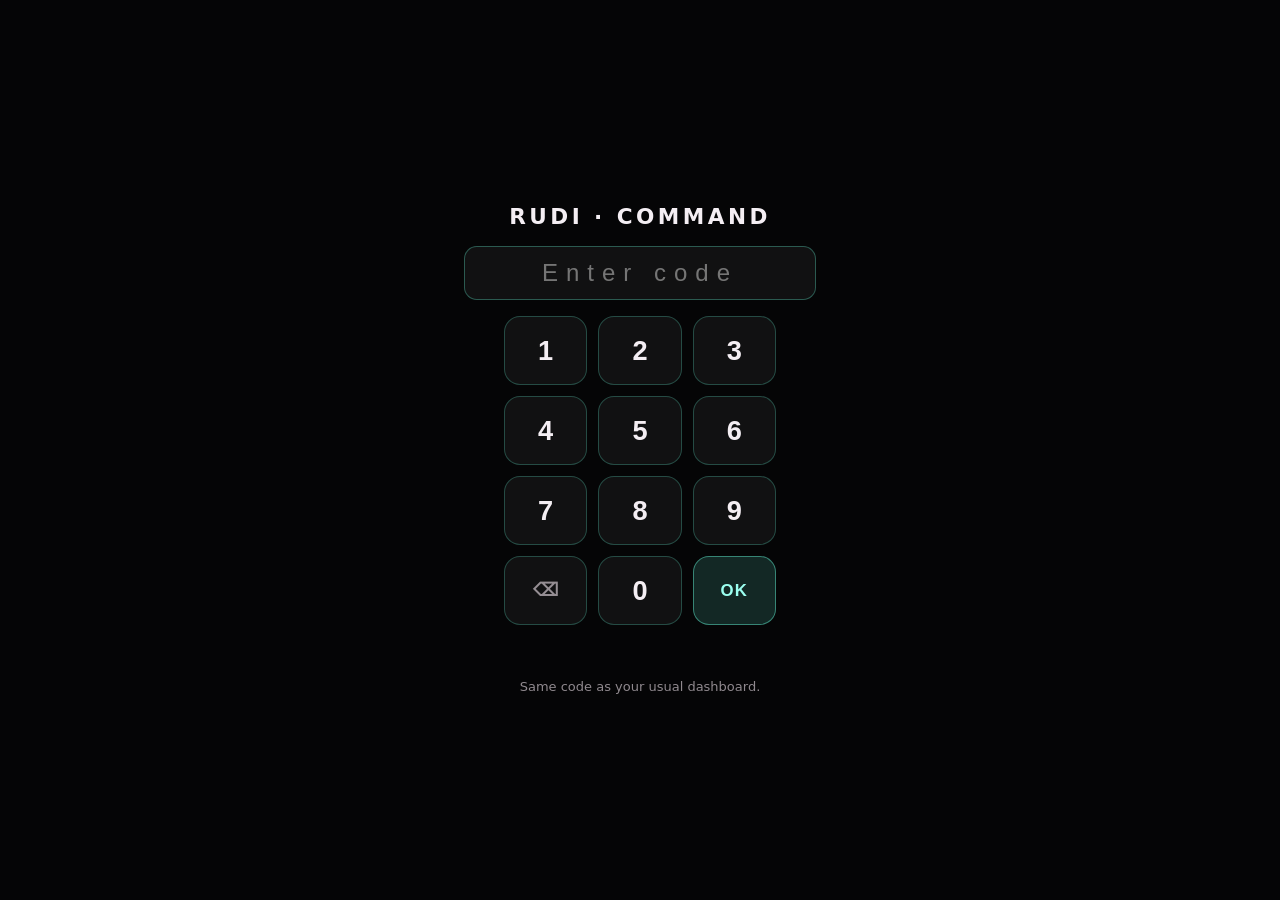
<file: command.html>
<!DOCTYPE html>
<html lang="en-GB">
<head>
<meta charset="utf-8">
<meta name="viewport" content="width=device-width, initial-scale=1, viewport-fit=cover">
<meta name="robots" content="noindex,nofollow,noarchive">
<meta http-equiv="Cache-Control" content="no-store">
<meta name="theme-color" content="#050506">
<title>Rudi · Command</title>
<style>

*{box-sizing:border-box;margin:0;padding:0}
:root{
  --bg:#050506; --ink:#f4eef3; --muted:rgba(245,233,242,.58);
  --teal:#5ce1c5; --teal2:#9bfff0; --pink:#ff6ec7; --gold:#f5c451;
  --lav:#b9a4ff; --orange:#ffa94d; --mint:#7be0b0; --sky:#6cc7ff;
  --line:rgba(92,225,197,.2);
}
html,body{background:var(--bg);color:var(--ink);
  font-family:system-ui,-apple-system,"Segoe UI",Roboto,sans-serif;
  min-height:100%;min-height:100dvh;}
body{padding:env(safe-area-inset-top) env(safe-area-inset-right) env(safe-area-inset-bottom) env(safe-area-inset-left);}
#scene{position:fixed;inset:0;overflow:hidden;pointer-events:none;
  background:
    radial-gradient(ellipse 50% 28% at 50% 18%, rgba(92,225,197,.09), transparent 70%),
    radial-gradient(ellipse 40% 24% at 80% 0%, rgba(255,110,199,.07), transparent 65%),
    linear-gradient(180deg,#0b0b0c 0%,#121214 52%,#070708 100%);}
#scene:before{content:"";position:absolute;inset:0;opacity:.28;mix-blend-mode:overlay;pointer-events:none;
  background-image:url("data:image/svg+xml,%3Csvg xmlns='http://www.w3.org/2000/svg' width='240' height='240'%3E%3Cfilter id='n'%3E%3CfeTurbulence type='fractalNoise' baseFrequency='.85' numOctaves='3'/%3E%3C/filter%3E%3Crect width='100%25' height='100%25' filter='url(%23n)'/%3E%3C/svg%3E");}
.wrap{position:relative;z-index:3;max-width:none;width:100%;margin:0 auto;padding:12px 14px 20px;}
.top{display:flex;align-items:flex-start;justify-content:space-between;gap:12px;margin-bottom:8px;}
.brand{font-size:10px;letter-spacing:.16em;text-transform:uppercase;color:var(--muted);font-weight:700}
.brand b{display:block;font-size:15px;letter-spacing:.04em;color:var(--ink);font-weight:800;margin-top:2px;text-transform:none}
.when{text-align:right;font-variant-numeric:tabular-nums}
.when .time{font-size:22px;font-weight:800;letter-spacing:.02em}
.when .date{font-size:11px;color:var(--muted);margin-top:2px}
.badge{display:inline-block;margin-top:7px;font-size:9px;letter-spacing:.08em;text-transform:uppercase;
  color:rgba(255,200,230,.8);border:1px solid rgba(255,110,199,.35);border-radius:999px;padding:2px 8px;
  background:rgba(255,110,199,.08)}
.hero{display:flex;flex-direction:column;align-items:center;text-align:center;padding:4px 0 12px;position:relative;}
.orb-wrap{position:relative;width:min(72vw,320px);aspect-ratio:1;margin:0 auto 18px;}
.orb-wrap canvas{position:absolute;inset:0;width:100%;height:100%;display:block;pointer-events:none;}
.brief{max-width:28rem;font-size:15px;line-height:1.4;font-weight:600;text-shadow:0 0 18px rgba(92,225,197,.25)}
.brief span{display:block;margin-top:5px;font-size:12px;font-weight:500;color:var(--muted)}

.col{border:1px solid var(--line);border-radius:14px;background:rgba(8,10,12,.58);
  backdrop-filter:blur(10px);-webkit-backdrop-filter:blur(10px);
  box-shadow:0 0 0 1px rgba(255,255,255,.03), 0 0 20px rgba(92,225,197,.06), inset 0 1px 0 rgba(255,255,255,.04);
  overflow:hidden;margin-bottom:10px;}
.sec{padding:9px 12px 8px}
.sec + .sec{border-top:1px solid rgba(255,255,255,.07)}
.sec h2{font-size:10px;letter-spacing:.14em;text-transform:uppercase;font-weight:800;margin-bottom:6px;
  display:flex;align-items:baseline;justify-content:space-between;gap:8px}
.sec h2 .asof{font-size:9px;letter-spacing:.04em;text-transform:none;font-weight:600;color:var(--muted);opacity:.9}
.dot{display:inline-block;width:6px;height:6px;border-radius:50%;margin-right:6px;vertical-align:middle;box-shadow:0 0 6px currentColor}
h2 .teal{color:var(--teal2)} h2 .gold{color:var(--gold)} h2 .pink{color:#ffb3d4}
h2 .orchid{color:#f0a8f0} h2 .orange{color:var(--orange)} h2 .mint{color:var(--mint)} h2 .lav{color:var(--lav)}

/* usage */
.usage-pct{display:flex;align-items:baseline;gap:6px;margin:0 0 7px}
.usage-pct b{font-size:28px;font-weight:800;color:var(--teal);letter-spacing:-.03em;line-height:1;
  text-shadow:0 0 14px rgba(92,225,197,.35)}
.usage-pct span{font-size:11px;font-weight:600;color:var(--muted)}
.meter-track{position:relative;height:12px;border-radius:3px;background:rgba(255,255,255,.05);
  box-shadow:inset 0 0 0 1px rgba(92,225,197,.2)}
.meter-fill{position:absolute;left:0;top:2px;bottom:2px;width:var(--pct);
  border-radius:2px;background:linear-gradient(90deg,#1d6f62,#5ce1c5 72%,#9bfff0);
  box-shadow:0 0 8px rgba(92,225,197,.3)}
.meter-cells{position:absolute;inset:0;pointer-events:none;
  background:repeating-linear-gradient(90deg,transparent 0 calc(5% - 1.5px),rgba(0,0,0,.55) calc(5% - 1.5px) 5%)}
.meter-knob{position:absolute;left:var(--pct);top:50%;width:9px;height:9px;
  transform:translate(-50%,-50%);border-radius:50%;background:#f4fffc;z-index:2;
  box-shadow:0 0 6px #9bfff0,0 0 12px rgba(92,225,197,.4)}
.meter-ticks{display:flex;justify-content:space-between;font-size:8px;color:var(--muted);
  margin-top:3px;letter-spacing:.04em;font-variant-numeric:tabular-nums}
.usage-meta{margin-top:5px;font-size:10px;color:var(--muted);line-height:1.35}
.usage-meta span{display:block}

/* money hero */
.hero-fig{display:flex;align-items:baseline;gap:8px;margin:0 0 6px}
.hero-fig b{font-size:26px;font-weight:800;color:var(--mint);letter-spacing:-.03em;line-height:1;
  text-shadow:0 0 14px rgba(123,224,176,.3);font-variant-numeric:tabular-nums}
.hero-fig span{font-size:10px;color:var(--muted);font-weight:500}

/* lines */
.ln{display:grid;grid-template-columns:5.2rem 1fr auto;gap:8px;align-items:start;
  padding:5px 0;border-top:1px solid rgba(255,255,255,.06);font-size:12px;line-height:1.3}
.ln:first-of-type{border-top:0;padding-top:0}
.ln .k{font-size:11px;font-weight:700;font-variant-numeric:tabular-nums;padding-top:1px}
.ln .v{min-width:0}
.ln .v small{display:block;color:var(--muted);font-size:10px;margin-top:1px;font-weight:500}
.ln .r{font-size:11px;font-weight:700;font-variant-numeric:tabular-nums;white-space:nowrap;padding-top:1px;color:var(--muted)}
.k.teal{color:var(--teal)} .k.gold{color:var(--gold)} .k.home{color:#b5c7d3}
.k.pink{color:#ffb3d4} .k.orange{color:var(--orange)} .k.lav{color:var(--lav)}
.warn{color:#ffb3d4 !important}
.note-line{font-size:10px;color:var(--muted);margin-top:4px}

/* todos */
.td{display:grid;grid-template-columns:14px 1fr;gap:8px;align-items:start;
  padding:5px 0;border-top:1px solid rgba(255,255,255,.06);font-size:12px;line-height:1.3}
.td:first-of-type{border-top:0;padding-top:0}
.td i{display:block;width:13px;height:13px;margin-top:2px;border-radius:50%;
  border:1.5px solid rgba(92,225,197,.7);box-shadow:0 0 6px rgba(92,225,197,.25)}
.td small{display:block;color:var(--muted);font-size:10px;margin-top:1px}

/* social vitals */
.vitals{display:grid;grid-template-columns:1fr 1fr;gap:8px 12px;margin:2px 0 6px}
.vital .lab{font-size:9px;letter-spacing:.1em;text-transform:uppercase;color:var(--muted);font-weight:700}
.vital b{display:block;font-size:22px;font-weight:800;line-height:1.05;margin-top:1px;letter-spacing:-.03em}
.vital.bus b{color:#f0a8f0;text-shadow:0 0 12px rgba(240,168,240,.25)}
.vital.per b{color:#d9fff7;text-shadow:0 0 12px rgba(92,225,197,.2)}
.vital em{font-style:normal;font-size:10px;color:var(--muted);font-weight:500}

/* video pips */
.vrow{display:flex;align-items:center;justify-content:space-between;gap:8px;
  padding:4px 0;border-top:1px solid rgba(255,255,255,.06);font-size:12px}
.vrow:first-of-type{border-top:0;padding-top:0}
.vrow small{color:var(--muted);font-size:10px}
.vrow.late small{color:#ffb3d4}
.pips{display:flex;gap:3px;flex:none}
.pips span{width:16px;height:16px;border-radius:3px;font-size:8px;font-weight:800;letter-spacing:.02em;
  display:flex;align-items:center;justify-content:center;
  border:1px solid rgba(255,255,255,.14);color:rgba(255,255,255,.35)}
.pips span.on{color:#08110f;background:var(--teal);border-color:var(--teal);
  box-shadow:0 0 8px rgba(92,225,197,.35)}
.pleg{display:flex;gap:8px;flex-wrap:wrap;margin-top:5px;font-size:9px;color:var(--muted);letter-spacing:.04em}

/* bottom bar */
.bar{border:1px solid var(--line);border-radius:14px;background:rgba(8,10,12,.58);
  padding:9px 12px 8px;margin-bottom:8px;
  box-shadow:0 0 0 1px rgba(255,255,255,.03), inset 0 1px 0 rgba(255,255,255,.04);}
.bar h2{margin-bottom:6px}
.shoots{display:flex;flex-wrap:wrap;gap:6px}
.chip{border-radius:999px;padding:5px 9px;font-size:11px;font-weight:650;
  background:rgba(255,169,77,.08);border:1px solid rgba(255,169,77,.3);color:#ffd7a8}
.chip b{font-weight:800;color:#fff}
.chip.pay{background:rgba(245,196,81,.08);border-color:rgba(245,196,81,.32);color:#ffe7a8}
.chip.later{background:rgba(185,164,255,.08);border-color:rgba(185,164,255,.3);color:#ddd0ff}
.chip.mute{opacity:.85;background:rgba(255,255,255,.04);border-color:rgba(255,255,255,.12);color:var(--muted)}
.note{font-size:10px;color:var(--muted);line-height:1.4}

.bar h2{display:flex;align-items:baseline;justify-content:space-between;gap:8px;
  font-size:10px;letter-spacing:.14em;text-transform:uppercase;font-weight:800}
.later{margin-top:5px;padding-top:5px;border-top:1px solid rgba(255,255,255,.06);
  font-size:10px;line-height:1.4;color:var(--muted)}
.later b{color:#ddd0ff;font-weight:700}
@media (min-width:900px){
  .wrap{padding:8px clamp(12px,1.4vw,36px) 10px;max-width:none;width:100%;
    display:grid;grid-template-columns:minmax(240px,1fr) minmax(220px,clamp(240px,30vw,640px)) minmax(240px,1fr);
    grid-template-rows:auto minmax(0,1fr) auto auto;
    column-gap:clamp(12px,1.2vw,32px);row-gap:clamp(6px,0.6vh,14px);height:100dvh;max-height:100dvh;align-content:stretch;overflow:hidden;}
  .top{grid-column:1/-1;margin-bottom:0}
  .when .time{font-size:20px}
  .hero{grid-column:2;grid-row:2;padding:0;align-self:stretch;display:flex;flex-direction:column;justify-content:flex-start;min-height:0}
  .orb-wrap{width:min(28vw,36vh,380px);margin:0 auto;flex:0 0 auto}
  .brief{font-size:14px;margin-top:auto;padding:8px 8px 14px;max-width:36rem}
  .col.left,.col.right{align-self:stretch;margin:0;display:flex;flex-direction:column;overflow:hidden}
  .col.left{grid-column:1;grid-row:2}
  .col.right{grid-column:3;grid-row:2}
  .sec{padding:7px 11px 6px}
  .usage-pct b{font-size:24px}
  .hero-fig b{font-size:23px}
  .vital b{font-size:20px}
  .ln,.td,.vrow{padding-top:3.5px;padding-bottom:3.5px}
  .bar{grid-column:1/-1;grid-row:3;margin:0;padding:7px 12px 7px}
  .note{grid-column:1/-1;grid-row:4;margin:0}
  .vital b{font-size:18px}
  .vitals{margin:0 0 4px}
  .td{padding-top:3px;padding-bottom:3px;font-size:11.5px}
  .td small{display:block;margin-top:0}
  .vrow{font-size:11.5px;padding-top:2.5px;padding-bottom:2.5px}
  .pleg{margin-top:3px}
  .col.right .ln{padding-top:3px;padding-bottom:3px}
  .col.right .ln .v small{display:inline;margin:0 0 0 .35em}
  .col.right .ln .v small:before{content:"· ";}
  .hint{font-size:9px;margin-top:2px}
  h2 .fin-link{margin-top:0;padding:2px 8px;font-size:9px;letter-spacing:.08em}
}

.iconbtn{appearance:none;background:rgba(255,255,255,.04);border:1px solid rgba(92,225,197,.28);
  color:var(--ink);border-radius:999px;width:32px;height:32px;display:inline-flex;align-items:center;
  justify-content:center;cursor:pointer;padding:0}
.iconbtn svg{width:16px;height:16px;fill:none;stroke:currentColor;stroke-width:1.7;stroke-linecap:round;stroke-linejoin:round}
.iconbtn:hover,.iconbtn.on{border-color:rgba(92,225,197,.6);background:rgba(92,225,197,.1)}
a.navbtn{appearance:none;background:rgba(255,255,255,.04);border:1px solid rgba(92,225,197,.28);
  color:var(--ink);border-radius:999px;height:32px;display:inline-flex;align-items:center;
  justify-content:center;cursor:pointer;padding:0 12px;font-size:11px;font-weight:700;
  letter-spacing:.08em;text-transform:uppercase;text-decoration:none;width:auto;box-sizing:border-box}
a.navbtn:hover{border-color:rgba(92,225,197,.6);background:rgba(92,225,197,.1)}
.when{display:flex;align-items:flex-start;gap:8px}
.ctl{display:flex;gap:8px;justify-content:center;flex-wrap:wrap;margin-top:10px}
.ctl button{appearance:none;cursor:pointer;border-radius:999px;padding:7px 14px;font-size:11px;font-weight:700;
  letter-spacing:.08em;text-transform:uppercase;color:var(--ink);background:rgba(255,255,255,.05);
  border:1px solid rgba(92,225,197,.28)}
.ctl button.primary{background:rgba(92,225,197,.14);border-color:rgba(92,225,197,.45)}
.ctl button.on{background:rgba(255,110,199,.14);border-color:rgba(255,110,199,.45)}
.cap{min-height:1.15em;margin-top:8px;font-size:12px;color:var(--teal2);text-shadow:0 0 12px rgba(92,225,197,.25);
  max-width:28rem;line-height:1.35}
.hint{margin-top:6px;font-size:10px;color:var(--muted);max-width:26rem}
.fin-link{display:inline-flex;align-items:center;gap:6px;margin-top:8px;font-size:11px;font-weight:700;
  letter-spacing:.06em;text-transform:uppercase;color:var(--gold);text-decoration:none;
  border:1px solid rgba(245,196,81,.35);border-radius:999px;padding:5px 10px;background:rgba(245,196,81,.08)}
.fin-link:hover{background:rgba(245,196,81,.16)}
.td{cursor:pointer}
.td input{position:absolute;opacity:0;pointer-events:none}
.td i{cursor:pointer}
.td.on div,.td.on small{text-decoration:line-through;opacity:.55}
.td.on i{background:var(--teal);border-color:var(--teal);box-shadow:0 0 8px rgba(92,225,197,.45)}
.td.on i:after{content:"";display:block;width:7px;height:4px;border-left:1.6px solid #08110f;border-bottom:1.6px solid #08110f;
  transform:rotate(-45deg) translate(1px,-1px);margin:3px auto 0}
.orb-wrap{cursor:default}
@media (min-width:900px){
  .ctl{margin-top:8px}
  .hint{margin-top:4px}
  .orb-wrap{cursor:default}
}
@media (prefers-reduced-motion:reduce){}


/* passcode gate — same code as the current dashboard, HUD styling */
#app{display:none}
#gate{position:fixed;inset:0;background:#050506;opacity:1;display:flex;flex-direction:column;align-items:center;justify-content:center;gap:1.1rem;z-index:2147483647;text-align:center;padding:2rem;isolation:isolate}
#gate h1{font-size:1.35rem;letter-spacing:.16em;text-transform:uppercase;font-weight:800;color:var(--ink)}
#gate p{color:var(--muted);font-size:13px;max-width:22rem;line-height:1.4}
#pad{display:grid;grid-template-columns:repeat(3,5.2rem);gap:.7rem}
#pad button{background:rgba(255,255,255,.05);color:var(--ink);border:1px solid rgba(92,225,197,.28);border-radius:1rem;font-size:1.7rem;font-weight:800;padding:0;height:4.3rem;cursor:pointer;touch-action:manipulation}
#pad button:active{background:rgba(92,225,197,.14);border-color:rgba(92,225,197,.55)}
#pad button.go{background:rgba(92,225,197,.16);color:var(--teal2);border-color:rgba(92,225,197,.5);font-size:1.05rem;letter-spacing:.08em;text-transform:uppercase}
#pad button.alt{color:var(--muted);font-size:1.1rem}
#gate input{letter-spacing:.5rem;background:rgba(255,255,255,.05);color:var(--ink);border:1px solid rgba(92,225,197,.35);border-radius:.8rem;font-size:1.5rem;padding:.75rem 1.1rem;width:min(22rem,86vw);text-align:center}
#gate input:focus{outline:none;box-shadow:0 0 0 .22rem rgba(92,225,197,.28)}
#gate .err{color:#ffb3d4;font-size:13px;min-height:1.2rem}

/* 13 Nov additions: stamps, food bar, inbox, investing, coming up */
.sec h2 .stamp{font-size:9px;letter-spacing:.04em;text-transform:none;font-weight:600;color:var(--muted);margin-left:auto;padding-left:6px;white-space:nowrap}
.sec h2 .stamp.stale,.sec h2 .asof.stale{color:#ffb3d4}
.food{margin:6px 0 4px}
.food-h{display:flex;justify-content:space-between;align-items:baseline;font-size:10px;color:var(--muted);font-weight:600}
.food-h b{color:var(--mint);font-size:12px;font-weight:800}
.food-track{height:7px;border-radius:4px;background:rgba(255,255,255,.06);border:1px solid rgba(123,224,176,.25);margin-top:3px;overflow:hidden}
.food-fill{height:100%;background:linear-gradient(90deg,rgba(123,224,176,.55),var(--mint));box-shadow:0 0 8px rgba(123,224,176,.35)}
.food small{display:block;font-size:9px;color:var(--muted);margin-top:2px}
.td-sub{font-size:9px;letter-spacing:.12em;text-transform:uppercase;font-weight:800;color:#ffb3d4;margin:2px 0 2px}
.td-sub.rest{margin-top:6px;color:var(--muted)}
.chip.due{background:rgba(255,110,199,.08);border-color:rgba(255,110,199,.32);color:#ffd0ea}
.soon{display:flex;flex-wrap:wrap;gap:6px;margin-top:6px;align-items:center}
.soon .lab{font-size:9px;letter-spacing:.12em;text-transform:uppercase;font-weight:800;color:#ffb3d4}
.usage-meta .stale{color:#ffb3d4}
@media (min-width:900px){
  .col.left,.col.right{overflow:hidden;min-height:0}
  #secUsage,#secVideo{flex:0 0 auto;overflow:visible}
  #secFin{display:flex;flex-direction:column;flex:1.7 1 280px;min-height:280px;overflow:hidden}
  #secSched{display:flex;flex-direction:column;flex:1 1 120px;min-height:120px;overflow:hidden}
  #secTodo{display:flex;flex-direction:column;flex:1 1 160px;min-height:160px;overflow:hidden}
  #secSocial{display:flex;flex-direction:column;flex:1 1 140px;min-height:140px;overflow:hidden}
  #secInvest{display:flex;flex-direction:column;flex:0 1 auto;min-height:0;overflow:hidden;padding-top:6px;padding-bottom:5px}
  #secFin .sec-scroll{max-height:none;flex:1 1 auto;min-height:160px;padding-bottom:10px;scroll-padding-bottom:10px}
  #secTodo .sec-scroll,#secSocial .sec-scroll,#secSched .sec-scroll{max-height:none;flex:1 1 auto;min-height:80px}
  #secInvest .sec-scroll{max-height:none;flex:1 1 auto;min-height:0}
  #secFin .hero-fig,#secFin>h2,#secFin>.food,#secFin>.fin-note,#secSched>h2,#secTodo>h2,#secSocial>h2,#secInvest>h2{flex:0 0 auto}
  #secFin>.food{margin-top:3px;padding-top:3px}
  #secSched .ln{padding-top:1.5px;padding-bottom:1.5px}
  #secSched .ln .v small{display:inline;margin:0 0 0 .35em}
  #secSched .ln .v small:before{content:"· ";}
  #secSched .later{font-size:9px;line-height:1.25;margin-top:2px;padding-top:2px}
  #secVideo .vrow{padding-top:1.5px;padding-bottom:1.5px;font-size:11px}
  #secVideo h2,#secInvest h2{margin-bottom:3px}
  #secOps{display:flex;flex-direction:column;overflow:hidden;max-height:min(30vh,220px)}
  #secOps>h2,#secOps>.ops-keys{flex:0 0 auto}
  #secOps .sec-scroll{max-height:none;flex:1 1 auto;min-height:0}
}

/* section scroll (finances days + socials actions) */
.sec-scroll{position:relative;overflow-x:hidden;overflow-y:auto;-webkit-overflow-scrolling:touch;
  overscroll-behavior:contain;scrollbar-width:thin;scrollbar-color:rgba(92,225,197,.35) transparent;
  max-height:min(42vh,280px);margin:0;padding:0;min-height:0;contain:paint;clip-path:inset(0)}
#secFin>.food{position:relative;z-index:1;margin-top:8px;padding-top:6px;
  border-top:1px solid rgba(255,255,255,.06);background:#0e0f11}
.sec-scroll::-webkit-scrollbar{width:6px}
.sec-scroll::-webkit-scrollbar-thumb{background:rgba(92,225,197,.35);border-radius:6px}
#secFin .sec-scroll .ln:first-of-type,#secSocial .sec-scroll .ln:first-of-type{border-top:1px solid rgba(255,255,255,.06);padding-top:5px}
.sec-scroll .ln.is-today .k{color:var(--mint)}
#secFin .sec-scroll .ln{grid-template-columns:1fr auto}
#secFin .sec-scroll .ln .r{color:var(--mint);font-size:12px;font-weight:800}
#secFin .sec-scroll .ln.is-empty .r{color:var(--muted);font-weight:700}
#secFin .sec-scroll .ln.is-today .r{color:var(--mint)}
#secFin .sec-scroll .ln .v{display:none}
#secFin .sec-scroll .ln .k{font-size:11.5px}
#secFin .sec-scroll .ln .k small{display:inline;margin-left:.4em;font-size:9px;font-weight:600;letter-spacing:.04em;text-transform:uppercase;color:var(--gold);opacity:.85}
.fin-note{font-size:9px;color:var(--muted);line-height:1.35;margin:4px 0 2px}
.fin-mo{position:sticky;top:0;z-index:2;font-size:9px;letter-spacing:.14em;text-transform:uppercase;
  font-weight:800;color:var(--gold);padding:5px 0 3px;background:#0e0f11;
  border-bottom:1px solid rgba(255,255,255,.06)}
#secTodo .sec-scroll{overscroll-behavior:contain}
/* condensed Photo Ops */
.ops-keys{display:flex;flex-wrap:wrap;gap:2px 16px;margin:0 0 5px}
.ops-key{font-size:11px;line-height:1.25}
.ops-key .lab{display:block;font-size:8px;letter-spacing:.1em;text-transform:uppercase;color:var(--muted);font-weight:700}
.ops-key b{font-weight:800;color:#ffd7a8}
.ops-key em{font-style:normal;font-weight:500;color:var(--muted)}
.ops-list{display:grid;grid-template-columns:1fr;gap:0}
@media (min-width:640px){.ops-list{grid-template-columns:1fr 1fr;column-gap:18px}}
.ops-row{display:grid;grid-template-columns:1fr auto auto;gap:0 8px;align-items:baseline;
  padding:2px 0;border-top:1px solid rgba(255,255,255,.06);font-size:11px;line-height:1.25}
.ops-row .n{min-width:0}
.ops-row .d{color:var(--muted);font-variant-numeric:tabular-nums;white-space:nowrap;font-size:10px}
.ops-row .a{font-weight:700;font-variant-numeric:tabular-nums;white-space:nowrap;color:#ffe7a8;font-size:10.5px}
.ops-sum{font-size:10px;color:var(--muted);margin:4px 0 0}
.ops-extra{display:flex;flex-wrap:wrap;gap:2px 10px;font-size:10px;color:var(--muted);margin-top:4px;line-height:1.3}
.ops-extra b{color:#ddd0ff;font-weight:700}
.bar .soon{margin-top:4px;gap:4px}
@media (min-width:900px){
  .bar{padding:2px 12px 3px}
  .ops-list{grid-template-columns:1fr 1fr 1fr;column-gap:16px}
  .ops-keys{margin:0 0 2px;gap:0 16px;align-items:baseline}
  .ops-key{font-size:10.5px;line-height:1.2}
  .ops-key .lab{display:inline;margin-right:5px}
  .ops-row{padding:1px 0}
  .ops-sum,.ops-extra{display:inline;margin:0 12px 0 0;line-height:1.25}
  .bar .soon{margin-top:2px}
  .bar h2{margin-bottom:2px}
}
@media (min-width:1600px){
  .ops-list{grid-template-columns:1fr 1fr 1fr 1fr;column-gap:18px}
}
@media (min-width:2200px){
  .ops-list{grid-template-columns:repeat(5,1fr);column-gap:20px}
}


/* full-finances overlay — FLIP from the button */
.fin-ov{position:fixed;inset:0;z-index:12000;display:flex;align-items:stretch;justify-content:stretch;
  pointer-events:none;visibility:hidden}
.fin-ov[hidden]{display:none !important;pointer-events:none !important;visibility:hidden !important}
.fin-ov.show{pointer-events:auto;visibility:visible}
.fin-ov-back{position:absolute;inset:0;background:rgba(5,5,6,.78);opacity:0;
  transition:opacity 400ms cubic-bezier(0.2,0.8,0.2,1)}
.fin-ov.open .fin-ov-back{opacity:1}
.fin-ov-panel{position:absolute;inset:0;width:100%;height:100%;
  background:linear-gradient(180deg,#0b0b0c 0%,#121214 52%,#070708 100%);
  color:var(--ink);transform-origin:0 0;will-change:transform;
  backface-visibility:hidden;-webkit-backface-visibility:hidden;
  border-radius:0;display:flex;flex-direction:column;overflow:hidden;
  box-shadow:0 0 0 1px rgba(92,225,197,.18), 0 20px 60px rgba(0,0,0,.45)}
.fin-ov-body{flex:1 1 auto;min-height:0;height:100%;display:flex;flex-direction:column;padding:0;
  opacity:0;transform:translateZ(0);max-width:none;width:100%;margin:0;overflow:hidden;
  transition:opacity 220ms ease;background:#0c1416}
.fin-ov.ready .fin-ov-body{opacity:1}
.fin-ov-frame{flex:1 1 auto;min-height:0;width:100%;height:100%;border:0;background:#0c1416;display:block}
.fin-ov-top{display:flex;align-items:flex-start;justify-content:space-between;gap:12px;margin:0;flex:none;
  position:absolute;top:10px;right:12px;z-index:2;pointer-events:none;width:auto}
.fin-ov-top h2{display:none}
.fin-ov-top .fin-ov-x{pointer-events:auto}
.fin-ov-top h2{display:none}
.fin-ov-x{appearance:none;background:rgba(255,255,255,.05);border:1px solid rgba(92,225,197,.35);
  color:var(--ink);border-radius:999px;width:36px;height:36px;display:inline-flex;align-items:center;
  justify-content:center;cursor:pointer;padding:0;flex:none}
.fin-ov-x svg{width:16px;height:16px;fill:none;stroke:currentColor;stroke-width:1.8;stroke-linecap:round}
.fin-ov-x:hover{background:rgba(92,225,197,.12);border-color:rgba(92,225,197,.6)}
.fin-ov-body .sec-scroll{max-height:none;flex:1 1 auto;min-height:0;height:auto}
.fin-ov-foot{display:none}
@media (prefers-reduced-motion:reduce){
  .fin-ov-back,.fin-ov-panel,.fin-ov-body{transition:opacity 280ms ease !important}
}
</style>
</head>
<body>
<div id="gate" style="display:flex">
  <h1>Rudi · Command</h1>
  <form id="f" autocomplete="off" style="display:flex;flex-direction:column;align-items:center;gap:1rem">
    <input id="pw" type="password" readonly inputmode="none" autocomplete="off" placeholder="Enter code" aria-label="Passcode" tabindex="-1">
    <div id="pad">
      <button type="button" data-k="1">1</button>
      <button type="button" data-k="2">2</button>
      <button type="button" data-k="3">3</button>
      <button type="button" data-k="4">4</button>
      <button type="button" data-k="5">5</button>
      <button type="button" data-k="6">6</button>
      <button type="button" data-k="7">7</button>
      <button type="button" data-k="8">8</button>
      <button type="button" data-k="9">9</button>
      <button type="button" class="alt" data-k="del">⌫</button>
      <button type="button" data-k="0">0</button>
      <button type="submit" class="go" id="signin" data-k="">OK</button>
    </div>
    <p class="err" id="err"></p>
  </form>
  <p>Same code as your usual dashboard.</p>
</div>

<div id="app">
<div id="scene"></div>
<main class="wrap">
  <header class="top">
    <div>
      <div class="brand">Command center<b>Today &amp; coming up</b></div>
    </div>
    <div class="when">
      <button type="button" class="iconbtn" id="btnFs" title="Full screen" aria-label="Full screen">
        <svg viewBox="0 0 24 24" aria-hidden="true"><path d="M7 3H3v4M17 3h4v4M7 21H3v-4M17 21h4v-4"/></svg>
      </button>
      <button type="button" class="iconbtn" id="lock" title="Lock" aria-label="Lock">
        <svg viewBox="0 0 24 24" aria-hidden="true"><path d="M7 11V8a5 5 0 0 1 10 0v3M6 11h12v10H6z"/></svg>
      </button>
      <a class="navbtn" id="nav-plants" href="https://cursor.com/canvas/store-6fa5dffc-2aee-43fc-a62f-e21d378e236c/d7d94044-8804-4882-8936-1c228397ef95" target="_blank" rel="noopener noreferrer" title="Rudi's Plants">🌿 Plants</a>
      <div>
        <div class="time" id="clock">—</div>
        <div class="date" id="dated"></div>
      </div>
    </div>
  </header>

  <section class="hero">
    <div class="orb-wrap" id="orbWrap">
      <canvas id="orbCanvas" aria-hidden="true"></canvas>
    </div>
    <p class="brief" id="brief"> <span id="briefSub"></span></p>

  </section>

  <div class="col left">
    <section class="sec usage" id="secUsage" style="--pct:44.6%">
      <h2 class="teal"><span><i class="dot" style="background:var(--teal);color:var(--teal)"></i>Grok Bot · Weekly usage</span></h2>
      <div class="usage-pct"><b>44.6</b><span>% used</span></div>
      <div class="meter-track" role="img" aria-label="44.6% of weekly usage used">
        <div class="meter-fill"></div>
        <div class="meter-cells"></div>
        <div class="meter-knob"></div>
      </div>
      <div class="meter-ticks"><span>0</span><span>25</span><span>50</span><span>75</span><span>100</span></div>
      <p class="usage-meta"><span id="usageWhen">44.6% as of Fri 13 Nov, 09:33 UK · resets Fridays at 13:11 UK</span><span>Cursor Pro+ · <a class="fin-link" href="grokbot://app/v1/settings?id=usage" style="margin:0;padding:1px 7px;font-size:9px;display:inline-flex">Usage</a></span></p>
    </section>
    <section class="sec" id="secFin"></section>
    <section class="sec" id="secSched"></section>
  </div>

  <div class="col right">
    <section class="sec" id="secTodo"></section>
    <section class="sec" id="secSocial"></section>
    <section class="sec" id="secVideo"></section>
    <section class="sec" id="secInvest"></section>
  </div>

  <section class="bar" id="secOps"></section>
  <p class="note" id="foot"></p>
</main>

<div id="finOv" class="fin-ov" hidden aria-hidden="true">
  <div class="fin-ov-back" id="finOvBack"></div>
  <div class="fin-ov-panel" id="finOvPanel" role="dialog" aria-modal="true" aria-labelledby="finOvTitle">
    <div class="fin-ov-body" id="finOvBody"></div>
  </div>
</div>
</div>

<script>
const BLOB = {"v": 1, "iter": 600000, "salt": "sdkP1S33hTso06J5hRGrdQ==", "iv": "tpOChKXIeRmVHcCz", "ct": "sukmjn7hqQEtFd1yNgod/R4kMEXeg6Gy7JCvmHsXWOoXoSZ6c2pz42wWvgFgdTUpsD59+fu78mNkgNODF83jKYm+L3N9DM2AxX7VuuaaDvh0ygDijJTmWPh7SyJ5JQgDFbN9Lr0VV+XsuNcXEAZGT+A64nDyEwugkemzTLrlXGNY6N23W1OyrKmJdQ7ylnn3+9/cfMAWDwr3Z095k1Rs9HtabsfXBB/pxXENemhoPtr9CLU8OgGCpvrGeehN2Y5gMepjKVo2VCThKqlpyQ4qsRNV/Db3cDyMtULu63i5RMKFkhm24TT3mdc6aI8x7xS+I4wATwIlx2kzAKAVkU8tK+Ldx2ZKuThycH59rYi6PsAfX476Mos9rpRJk7N9eozaTopKfpAmJ7tYugDV0LLJMs/sXyF2L/m0/JUu6QalhJiRqtF6gTOhnqVUUIvzDy25bJDQDA/OoJy8EGRDrGStGy1THQqVa1zhrGiIzJPJNLQjIWI+QEyZb4XzC5FsAigwtcR96ZHXCedAdGtoyiYuk8DVVvLV7uXpfSVAGyUTdytmFmNXS9x6dL1CnwSiUNp+fa72ASV5rIcWRGOI3mOZaJl61w9ESFm34CxdECA6gtE0dLyRnhlvf93ho+zYT/OY887antLziHXLJOIBUqrPkWP6ehCuC7MeIMIPcO8GZbbIQu4hUxWpqWTfjuQVF6mpMvj5L8n3ale1jCxkA4JmtSjrxF6bakA9cYVdGWRik4H6QxdP3a7ClEUwGHMK5pMsd9IvHo52pXFuAFU8QD0B7Gr8ilZi03r8KaRKCjIC1s4RQ7barTIFZRVJdgh/59Gn0foTj1CY3pQ+ptAMi0tAwKI4z1pr9rm8b5Erh6WfLjsn9q6VmfIdNjTQmpVQh9i4/0Q9AzwXdNTbQybV4Pb1HS9+K+gXQAamS+o7s4nkyfjb6QZOduMTbAvYLozzrZrjm8DFn8W9qFOivtYQNGvSNO4vkDPQNY4SYtU80fwSjroWH3fKaqPsc8k6c14JNX1Un1FdfC9TfZZ/AQRgEofHxhGLaxpZvnL8tXkx2q25NHhk9SZHr2h1eKKG2q/RJWKFduyAm+fT9ERHUVkaHYxmS8076SuDviJ/lGw0D/jawXIWYMYhsHpjSawrO5hruPLhT2cmciz668bEqilXXyjkmnMb5w0WprkIhcvLfH2V0nbXcZxV/4JLNpTVETqjlccax6ew3NiL/Uc38L4NqhX25Qfi4UA4FU3QUQaes7fTlK1kBDUUoV+FWt+fJYbsPNiL5ZlRmmik3/lzEAx8PQai24bVMXBGoUbzkcSceGYm2aOuPftLyeEcM8oJH3PF8g6j6oCI3w3CSROO3MwS/jLTvQDRYihEXyUZ55wVK9jqC6z8v9zHpgxEyyjsFiL9wLAukUR2R87qGJp12W7Oc6RJ3susR+Gy1Ws1YEosk021Ti2hriEGyXVY4vvB8ueKgcJREGgKjCTNbOzcPGArfH2Ap5UrosQ3MfAEAbI7sVMX7tbbxoSSf3lKZ5Gpf84rRlpD0r/W093l9cIww5RaKD6AnUWGp+10TEqw1PxUPUWslSQhFyYMyPalwMXaaNkRgt4R8v97Lzh3ohqFFVHwj+j0UKw5Eq4axF+YY96B+PU8Ncn8bE0E580PUY3z5s/xLzppgEP98m/pfznqTIm+EI1YKH27IH3FZfYafvEZvz9/fjnUKvFIgpb5yCxyaRbEO/P17ohA75fdmcNB2lvr8dVdlZX9+xFAdcHxNgnx4Lj1XtgVfgckyR/CE/hmA/piaJHnmTmqpnSJB54VzPhQlP+f59347OO6xmADxexy0vrqeVu171tqyeJst9xKgtNPSaBQ83LVcFnhAJ/iqnG+cETEyVdzsFOaDwjeCTSWf0tjDaYuKUvo1RQfCVf4eBMcPWbzdfS13bPF7kjMUsNjFYn2Rm10LqWKMfgfHGNnZoOwAXYHYNoh6k1GOO7GFGSIwenHY9VSTxVpyVoxiluJHOCxmQ/h0CTFZiUsITf5MaqQDssvIWrdaxxduH1rHcE8THg9Kmgn0bYZqZNM8qsxLjy4p3IGp2ROA/tphhjsAvB5aZ87RHc/e4xoW0ui9dIU2Wwn2igkpxrDuxeEeeWQok4eQIUIBEXge+i1F0ihuPdahKb+oQYV2A5oxspaXUukz/0ADsTU9CxmIWloW2QJwOMJY4hqGN23MGCRwK/m9/cFGdxcXs7CcIORH0qtq/qpWbupLXaY91ZjS5oo7emTsHfg46AQwIM2eZr3QAK7eRr2Y8xuhGdz7lBEQKET7SzmBPqIY3juBDmnqyP88Fg05tavqPRCAv+XpN3llA/n6DtGZN/SxOx73fZZHb57YYcNq94vdkQxV1Xf5dpa+njVwCeTkg38kZmjBBN6yKJdByOiU6fK+ke5LfTI5NdEO6IxDHpYwgA9iMBJzPoybWI/COH9QYXixg5BGKB8W05p8y32ecu9iKFpj2IfQuZuJyGfp+IBkptLnGHvbSQhQJ+mfspZZFOm7BMn/NTMS1bhCRp0AmhjGHTBD+3P+i+gF3FkEjXKGVA5Co9W3+m0Ous5zPV4kf/IBKP8AFMdDFi87P6dLxH43sovRnvqc+GfQscKU0W6fCLNdz5zabkXtiA/BShEAJK2oRx7EhZ1Q0OvacyWVwNel90645EiSFJtxzYjdqTydCnaF2/ybRY5z2TO+qtUsGmgYm1MCEfj8Q2p9uHza+hReNvstDls3CfgqJ+VS8s25vnSKuDciCMRb57P8AV1xe82UvC376h1GPtKVsP3JJDkfLOAmwGpZW/veCOfZOOe+1te497UZxQS7CqIPIc+lp3gXAsDzPZUzRaWDv/MKObVY0nukaqNUpOQMnpNPxvoymXaRloU6ZA1s02oU6VkDZcW+LRvFD39/6ppI4h5atvK9ILvmo702iGOuukHzEE4zBjOJlc9Dwat6PKkdNXf1chD/WT9Ib/5Qcp4pSpWvsWtyRp5NaByr2cYRtwET5BSXPT5Yk7ZENJpJhDKCRpYWM3tsZ7OoQ9W5tFHkaOiICk8aoUcb6/PK8bikiZ5UedEFpcIiDMNK5FOEZiTaPi/zysQEnOFxLG/QJQ7K0lphakJl3iulL5PpZ3ZTDfCflqiIUiOYvYO+u0gbg+DgN4Fqn4a/uk6RK131osM7ERbxiCw/AEtc9Tm9ST6LAjHU4WHsdTTQBeJpCbkMHCMxCi0FDDZh7Tau9Jmwh7BOX2wb3lTNyLwOPvdjedHuOGboquMCOG2F1DaCbhMKYevR8xHxh2gKRUZX4PSs7JqTFlba44KWQdtg9fmU35k3KXtOkDiFukFakQHBPsCeHHCUzWNHKXRbGlcNLqQY/IcUrjvSaEMhXHJIpp/PvndI/9dTNcQRWONHp9Bprofx7M+tNQBwdLYcTPaPSh4DzYhZU4+JqnVVDex1oqHQeb5majud5KgyeN0A/jpp1wkvC48oGH3/LJsUcNmCExYyTJqS3Frj77fIGxbZCTXc0QO35yAZHZD1+U4iAmBWW9UePVKmpGA4e8OtbgdAnXNNBGG3YlIgKmM9z0MqDF0WeLKEg0GrCK5883hm0tMYYxDU3cvHfIHEx6ygumDzCXVNYkl/yH7QFvQE+hBlNW5Yy30dh94rPbFjRE2ORrCdNIp+NyaOTCXjPnPvbDvA4CvJKxJWhwXmFXaXcOSkcbOb6Sy/UpBSsjKOdkGJY9fDg4U6g3Qxjb3/OXcUCBRH3cg3PqA8OLCpFny7s5c7bIUNlPjlRDlRR5ijdvmowhg54KF2qPWLPM9xqeol1Bz22jshUat8GfzLYMBbC1AesZ16yXvxpilAKsbpr697hS+9VXmRIDbVUmB3RK8gJKdmW5kCqueJoYxgqox76N2ga0k3F4Nux7IN6rZ1/g6YoXxHwE/etQeVD3S4w6WvBcnQUQ77rdO10fiJPWErqc+n6j0RRJwqSd3Q8qH72P1VYYCf8l+f8hUNLlcUAt2EXDVZis/+BcCJkTn0vSbOGw3gHHOmN6ggGrPrwoS4UD54qIAmts8mK4PumW2D4INkvcDFopUKnJd5xbA9jfS088pTd/SNsAP2rkHHv6+g+P6ydJm8Fqh+IGNdxQIYTjjJEAn+3C/61zHU9zti7sSDCjstsxFspEd6zQUKDAFl5gOqAftcmc8C6Ci+C8Ca0CqVegmSwrz3iItFJxK4lYlFiCRVb0eLRrleeHoL8vnX+V/[base64]/ZWBGp/eBD/cD+4lZ5mFXyzX71xqiSLzwGGV1XjRje6pGpgSKseKMMwA/ZTpUtgpTkjrNCquavubXUHwMj9xkBCv7nIwYNCj/LrsrxNSdiBERb5BjOFYiIK+AVBvi6y2X5seZkKm+XIUltGTiojg7q/I0C3lLHvJUTJ7qfQbR/UxwjiKu04iGcMmo78XbDu5WgvVzeD8f/vyYBXvnTMNLvFxFF2hL/q9O0n/4Jc38WMEaMziDwAjXYsVquV+DUAmBNCjBNYc0x7gQdMH3p30QMrd0Sy1eF/egCiRheK5+elWDfoLJYsP1peMM7bK/zxHpeAL3fxgqkyFTiUVJMuFVvfu7W4MwB02fiQqYuubsGXpPtXimi8grrxM8WcG7XxAV5DyLppWS1c07DaYksYd+IriihbYXDdumASEbs2DbjGX609bMpz7M9MyDNyE6pp/jSggQ7IY542VnqWb36AkThF69JH9t9KOBGwsAi0rqWNbG/sC4Ymde66mTHlHsmljjHRfkr6wwM0a5+3m/ctrhHhraZ9nUWPhltwvsOiHqFq/4aB9SZBaKJBw46P3cwUnzFiB+OiL7IzIcsxYin6LXl4vNvWr1ZnQb+QHNV/pkFmRmtoMJu20ARuOm9kS0/U6vAN7EDaL6YEXIxvvRMgEBkwj5lODBVmbqy/54USa9UnQ0LPlPnd/y74Ukvz68yQUZdDNptfeziHiXalekXHe2/mA1/t/YeP1ViIJIbr5RP55sci4XVI1cxLZt0T+nWAXVQq3r6BpFx//fQrq3BvIkh0T3E46K8ElbACLS2EN2tt7TRPiiuevbMSCrcUlkUHf2NerXSlWL4Rkn6smOiOKBQUepVJkfMFc8BnMwz/rUyFoIerxBBiImXqDeEBC53HiyWuge0RpYWpuh9O6T3Wdr5Uzn5iU8qHL0TXBGwSb+SpmcJRTaAsBGT7s4ZzcNaPndhnUQnvNhO7pQWRotOMgWXYZ1xN0zFI2DzfOluSoG9FKd4H50BJe+PBVyCWus9sWRdAvzb/GuFp/v8lFTDQ3xx7+USlIImqdEyO4wM935qAKu+GAbfl6Qc45zzoplZlvmWCqoC+I3TpBBDJ4vnHCQY1dKKduqjmw+MvCqrmE/hDhjJvbvPxFGueuRbK3nrmewCFz1FnDPJr7vpXPpQFt3AMrX/Rnzo1vkpYSw1G4o1G0GcfR48MhEBnKvGBNLKTGap5SmST547AUERQRmx7UBXqrzpqIpDwh99EKWDk6BW0RA2LobDht4/zGii/yK8o/ThTcpkyE+Y+m5bQ8y86bOsNvkkAPxqs7Qp7JMGiGt8Fcn7SDX4S4H+gBoJAOp3cFgHvpRi+K0YUmyT62BmfnAu5gTLW+WvOcm2n5ClBCjXsBkiV8jjq2dv2rPz4ZrPutaoioZRTwB5L/dh8dzBYHYTK5MRdeB/9YRbzmAOfMy3cJqTdQwGvJ6698jySl8j+RP2AoKiVvVGs7tBDkWV1CXF0CjMOBSLIoGeH69LRsIe4i3VG1CvRDfZiOdwYA2PDb3d+wVFohqAN+PesCH2IJU5jtchTGoMw4eO6qSJzfstLAtN9djbpzltWMR/MXGV83r/miHFAdTu4QWbQr7Vm0MTCDS7n4ich99C3anA8ZpbQs1O+U+ItBLQzRfL1DI28s+McMh3H3w5vyXFsWnm6EXo6frL87AqSS8gOabMF/R3a4bNxZcDILK9ojd0WQHTEWqVFL+yzMcUuijdivr04Wp+mgGC13ygmvq7iJe11mUuSS2JtKH1LMuhHt8gVoLtLC2sf8JsDX3O8tSL78/U8jYKZocXlPKT1+sG77jL9HM67EEeFLk27DCKBRHh2XNxSlU+cQUihfAnAZdFKOsRD2Ok5eEr30suG25y3Lht1PrcyIGHH7SWwSSVy8yWNHcfoqIt5zpN7taI/XpU/Dn/hPSFfzbVdIRhmIJThtn+cD0A9k4nGiBekqhWKluhm5l5a5G1Rm7iKcj2BxAkNX0lfVRcccKK0jUFkt7eB4jCrQjfM+GEcCrIphUtB4+agQPBI02o0YyycSRavi7oePMLqrvAUobMB1clcSfkkE/f8A2FvG6d8bq4dzJfG7ET2tXRj+G/pWkyaScK2XCwdGyHuK7iOIZLQGSjZxTUUTOUJZPPNmQRhiVKgSzQj8BVzlEq+uZB8aOuxEgpDK2IgqinYlQ3AYzOxwv/mMNosOXdEWZRiqOkNLpAfo70TgQjogCYBuwaKrby/fBkEy2ylOCzZD5gtlrY/zxfhA8ng3OE22TQBk+dYxUoPpKZ1iFuXAG0FMMP9dn4eZvlrIPdVG0mnSlNqU0faXv7uprqaK5EO/awk8hPKzx08aUfIIbs3Poz0TzXI9eEbY+CYmTDPHl1ByTbc5fD0fO5gb1q5EygX8gBUkGi0EWb4k7a8dVp4O4xPIfnKYNwCwjABNTkFQcQIuVDdMyOYWJZOeHohVkXSVlKkRCs/nenTKX11mKbAsVahOpmoYRSxZRr3YzgJy4MLbYxSYA9woJMOvwKa6yc/oPtkgloqMrAIFPeed8MxqzlCUsyIVNynbridZxhndWu6Ag6jD3LKfd30CsecrazvPyrSX3JHWRFutTs4MSX/Z1w/[base64]/KF1Mc2loaGOzsQ50h/7cXyaWjyzPFvq6xv9kZfy1MKrLrzX7033feBsTvqwC3ZNM7gsRSz1+W97htONNTQrOi9S8wjbXzezSNJd5oZ2ZWIGFMeyYTKpdw2sIqzfRZNM3/Ad3uYqB0Z9k25V5D2HkSSViD4ipaIH8QZAg89wtpNqKjOUnxNwB+u1HmGMFFHvfZ6j9Cikg8i4PxMC3pl+CCCLtSFL2DYsaq2ejyjbRXGIG/QijOWgR5w32PnFsik1DQuWLT0P59LWbJWyNUCObNWgp57nN6faiWZB1HVlSzxMBnd30a+eRmY8nvY/FfPVJKHCs5fjupXV4W+/OQ2txyQ+I7wLk2UKm8WhuoPRLVKOzCJhIRbdasGLP6MzUqF1ttWF7UzhG6cPWJOmGXZDqztBUEGyNU9peJNSMgwpFiN1hXb+2lVpZ6ZiQY5vRgDqlMLZWk+L8SGMXOHr5uPaH3k/XTCqm1Pcx4oLnYeScTBaFitJRAN7fYC7obFQVgUMmUeEeLjH5PQ2uol+DK18YOgw733PnCGNQy1r6yOZ6K3Em3EGRljNwdyIaI75SpmhRfRyzy6u9QuxAhseUOAlh1GvQA5tE41/EJeKzspEC7qZJ3+q90Qq98huW0N/sTyoqHjvbQd/plL5r7CbhL11JuwxFxXQI5jO6ENUjGgLPzhXLkilajXgI4kmAOi+NybKWbsYzV2wigeJDrZ92170b+/oSYuYnJ6oZtoh85d1jhukgZM82JMqzSewkI+Z7ueHLNgHTvWoGgM4sRIEasNfvZZ1Om1W7hifoBqPD2M4k7bIVZDjCz6bSg5EUteGmZjhfDRbHgkIlu/Fqbodj8yDzF8RpxOlxTdaZXFreVSFNJ0TZUxgyf5CqHfbCoZOkmY11wY9+/+EcVZL6FLB29IjTbUIwVMrqthfRXT1Wcq8fEhA/0w61ByyT15Qj7O6HN8X1oHaVABZXJc6a76b0qjsb6Kzfun15WUvULoapDJP8rFAu9wveQmJxyP11Vvm1rGHSF2yCBeTOiZzyZFZPUc5bXGDWVpQ5TuCLjFP0KOKUOhD/4ZX8NV0fAX0/B1LIYbifdFKbHk5Hu/+5rZ2shGQa2Zn2o2NMwR75v0oRcNncfEA+n1D1F2PVLL4EZJvZySIxC6PyDcwpCxU0+C+N2ZxuAXteta/I4YqyyvQf4a69KgbXIAbvSRdtL99AjsniZcowNyYSMgfPexeCHqG69rxwIe67YdRLvGj+/Hts3FNLbGrL64kjJ5Ieu430qfcHYbvdfCiHDVUiGgKRSHvj0vff3FwM8239f82XLTB6Or9X4fgMjZWeaVp3VXd8zCH9QqtkenIt+HHC7JQzjwQy2ISQXGlx5sZ3DBIHLzgWe8I9mJIE8H6zjUBmdYojGQd3DSEpFaKzPHg4PmCaSWR3Yv/wdmP/ABH44H8iRYozPbdsDBRN/iJfuWbbedw39a+GEWBL9q+ZQmI2T3f3unrvd7D6RoD5v4N4G0asimtkQ/e0eHGAJuuVNxuXz1YWKqXwO/YT1m8DFK252etBj2Yg9oM4QboHfB7SIgngDVim6mi13uhs/64BkfQ1D1fVNcie6jY51BcyZQwfoza5sAhtsrCjnuBln+8vHqNK25Yq/hVLlRRpXv72qbdR5gojQHG+XUpJ8yHYiNhU3jZmpVXtkBykliUQ6hlUiL/IUE9mjpNDn92QvoaD0r+KvWFaTX0is3k026bc6ce+cAVsWEaJPhfxlT6H1NGhnmPO72ECCQgbv0KNlVD4ticoO/kE3+N6nq8Aw3s5lsFMbwPLY9hXwuDVyHi9sx2blE7/JsfGk0AhN2r97MpHvRFZwiKSynwajrQMm5XF9RKgvpHmmTfLCaoY4NGQQl60T6wk8+zgMCUvQBUqgGShjcURsvEptgzgW9CL+evtzfg7eW3Zh4G/OQyuTDSsu83DizQy3QhqHde8aQewGvG4qAwFH1UboIlqIyv0j/3KFkfIVVXCL4tq3xOImQfU8XArY2mySfN3RRFAs9i8RZEZsvfml5XtBF4xHGB2iqUutOIR7PwWf8fUnd+W4mt+v/VT2d506EmBsMCtfGbDCei+IByLCqFzAsXJwYwHJ3PWjQfXHRMttnLD3K8dzwFy7G0Ncm358hF6XF2rcU306StF8wVs0vVmNKOhM4LFGWxNwkmPcPAHzaLmijadaTJM2iqCzDmgV1PLeQGkgu8UYiVnfezUUbo07w1XCyXImdZdVK5hcm2hO64p/sco9iotRaih+TrJPVTHYWG36cRYOOWJoCHKvQKRE8qzPoZ2P7kop6VoK0xBhKy7dcWW2ffPkn6A3s7xrQrWvxdkyXBL5yAqX/tN4k+Q+UEJqFJi/IV1vMG4oaNGlcEP2Lshc/dHYKReP1uSzPTkzau76WcZlPI88JXaDjc5M2H5yfPkQ0gkQGBor8wCiV4EziFn/HHXnD5veqk87uA6qxA8zgCDmlhwd+xSaeXFV22BUZo4O0q2l0KWCwYVfqeoDw3HWI+TPFwCRVE/HPNVgzXSMH9FbVB4dzeUdVjC2TTSUDVTb95SSYLF/4wtg9o3UieaM14AUKKa3hi4ewG9TmrugxoW+47QoW6wYUbab5x26/aCPXXGQl4t/t0AfWFDgIpo/pEXI4bpI4AwEnHgGzBeDMwCLZhOJhQQIFixIisKCOxcXacktUTqrVk8X2DxBBLCTe+ZsC0zVB1G/mOyTyIwCcfSrd6kfJbjqYtW8iKkIDEI4afOxk++ijJ8/F9t+LuXLcU+ndzI1HcIh+l7IsplB+dBkTphNNvmzDcMyJO+iUGXTl5TCYOT+1QVzl6Ai3Q0P8KOi5SuamW6Ddx2qr6zvr+LsKQ3k0+Z+ZB2t7cqaz9+XKwrjoeONUDu4se0+rqUVjn38OqEwgpd+b1mLgsLUwtlKNyslzz+Ffa7IHAPz1bwJx3D512gtYuGP/yBa+2XB9TOEabKku4Z7E9APHBbjCMg3me4NCehz3XbZyNLqydUVKYEv+iQWNnrVqHDqT1iF/IoQbBpks1YoBGfJIZNetQpauGmj2v9A+pPqq4Ur4BqCR1iENoLIO7qox4oKFiFrpfKHJ0CTKzvEnm1F5Z8Jq5cw8mk86llFfDZWZhjg/OklJ8yT6+gCEunRyMLegPLLHIhh+JRnzccFFYYCt9ook9+Ivhdfq+iRjHBIHGNKnpD7fPgmxsln/umbjlx4XYDMyaWipE3hoJxyKa+a/EBASLHZLddxk8H6jwY4eMTR5LYeDDE4GE912vi9zXYDzWmsTeksTutUCCR6q4yFA5mTTTiWHZCXqI/EyfndY0OndwzwPr4b5v+1nOuI6m1NqGd2cXw7z9Ms/fVpYcGy/a0ZqeKU61/PZZw9vkGjhnwbntWK6QonZqLBif7i0VRX9xls9iyi6Hhmz/DiM7+UjplXQparbWC3gFggThmouu8/BIrVAt1qSOVrI38oSYrn2a0Ic7wfMu/+fDdaKpLG2oui/WqOTVkGqLWecPptOkrOOyjd4ETDeuBpyIZpWqkf+veQmsjrBJEuBwm86uxLt7yNyzI4lV8aADUvKfRaCsJsWX+3uYfjG1i/9BkvjL13jt+1JqcOiJU68TUPyVR7I4TnD3KC2kO5L+1KrFF9TPk44oHgd14rZxrTSvSiSMHvJU1TuoE6QtNYx4UdrOezrKpSmMMOhL5O0dSUn9vU7QPxzcsJRCZypjRjz2RPXvKZgNJPGAXOiNdR+WueBmDvJj6CKV3pLdwlaekTgrkiGykyr//jKHnDq0gkuSHHiG01LDKX42ujIlrSAlREwlTiLrRbLbMEZ/p0rTkytf2jILjyv2g222WetVyFdLDQiM3rMIKC3XTO2RFCcrpq03W/0OzMKPULd6YBsd7JGlakw9jIixOxotpsTBWxdfEn4TFlc+vyJWbwsmVXZMYbCIcfvRIle5GAltcPYeEK0CrN7JHhF8CPHO+dezyGVTupHlxCuXVP3pq7D/G4YIcqYwAYTCgMZv4pDbPvnNo7gy9xstMO3hDXfVz+p00IxGDfollP2LqhtimaBa0j2ojOquoY5VtPEbIynB+jNXLk2VFXZx9h53NBYhiTEZmkFlpuYck8nout6Tz0uOBQFgS2wc1cs5CB+/cFMWRUsb+cqBuzExbZVYNW6a1Rsb9D2e+MNiY7nwLzI/99xXws8LV+T4Le7ZQFeCcNyN75lqlu/mvzIsV7fiGhkXmeaA9dk6KWellzusY/[base64]/Ikqi1UsMv68z9ru1eLfuvoAjgPjF3zK1I0afouqyc5MNBujsSvGYc1wGGO8cVVNygBg/XJxtotF0xol6deQMt4FlMqqv2C9sjLnREAGbZHuGnr35q5XjO3q1ClkSYM/4UWHJtrcrqASvSErhfaHfIHB2PBcCbLRiabLvsUvz0r5KcG09SCq6f3tcymAM+yGm2M1r08GiMZiJ9LyYH/3wZFS1kp4xqrj0pHr5IV1UwpAlZU9tBayc/xw+cTRcoAmmdSDhqdoHyn1JvSpUoJ9hoTbEuCla5DRAGWZ42th/mCFCo7Mq82cYUqxIf1WDillCVzGBtd+Hx/bIKqhoP8KK34530Vxu4gLDTRzFbH9IoCAF/JcaPCTYqIufvXKdSxzO2cehB9UB7jgoT7RLRrPUB8HUTu6huxxOkge3kJR9oiI71j5+AIVCrlQ7oqcQhdLjcD7eo3OQWEgqP5SNtkLRUroIzMzTB4FQB/h5Eh0e18c4Kl7eyVf6jA61u5GEZcYlGpTto5HHA/owx4AFE6kODY8Qp9BYH4QuQPyrV6K4kUKDWmVymKzQGkVnFJZ7dT3gCrmsvlOwU8hriotCcQu1x8IZ5s8QPyaUP5Nu4X4VnzZzFSlyJBWU8pAPl+kPlbqUZf5XCGvdcCewPsNfHXPopQF2/[base64]/s/4hWepuPV4buC5AjwR28VCoEUceS60cuXfU8D+o11hlxLTy7CJ0VV+PvghwlrLMRNxw5kIr5NVNC1YTAQKC5gnsixqySXKv15AuqXm8LE/zFVkW5/eApxnf/Dn1gvkaj85QnmBPnI7D8HRqwEHFP50nRiifo39jSGmPBMjshMuiv4uaTxXNhCgFyU2Ae9E22L6MVzBCbIebu8MXK7dJLHF/JW0jMrlMAFDUoTcnpXCIVAOKNy0vbm5cwj63+0GfORjMLqq6VNqDZt+hwsqwMQGko0d+V4vR68VnXMPfSX/SYEnpRyKIhfltnn5yTce+9lHGn3dhzAh1Gn30/vURKAMG9RsIOt9V7LTOtKKwXiH4AQSigGkl5h5VvmrSAKq0XRQFLZeHDJJdcSs9Zfcj7j9eJk7bCD+v+JS+Sm/F/rsnLU3RU3RVj1PWLpuGlRninXMH5cMRGb5JIREHcV8JcBIMgJAqq7ke6H1yO814ijnTvHoxTlWZ2bMK67/Veeh+QBdAr5rVFi3ZCEheLX1pv2wV/uNwU24u51EQXOU7SMRSIBXxz3nAjo8Q3CYZYNrcnHNpiRrNXyqPc+yKUy43PvN2D7BR5bhlGSkW2kP9S+iYM+PR1VGUtH/IRD9TFCfQNrKXk9PyPV4s2/6zUIs+ncQX/kDne6w9icaQnW+/VprI2LP6mWnr7hpukl5aB+/dCn4Qt94tuVRmAdVnTjRao/npVjOcFgOzBIb5Qrf/kmSSt2xwm1uGoadIvccm7C5rLcD3h+7t7n8UsvTH/2ToyhU+w1NZS7m5VDvBHvOAcbbGusp2aVYJqd7SQecTvCyf8MXuFiFxNJYyktiFUvpAjkjt4p4MwuLBvkedt7+pYLqiplh2QafLSsvlo3BsoVaIGeQJyAuzWUrFeFcifkeu14qLNxVWPUvkJhukPDO7x78yu/3WKazopiHOTaXdhcCbXdmNJud1eSyQPv42qp7bYISdhCZiSG6h6Veg/VkhqQiMfd5pCz6x/vFRq/vNzkRfWO6OF6SzoaaTIoqNfzMCQSLSvp0mPyroJ8APv05f0o9LI7jX2eOImvauQPxBI79Rr+Dvt1uUtGnLhAAz+Yk7ybeNQ2m74EqSWme4x+hQjC+BdLJ0B8w/1yoKZzJoYJQpZ3MvPILOiG/vhKpjVaICRA7y3fb1Q+6P7Gp8tiRwmSWnliiQT7AveMcOAUG0zk7YaUBu9mnwvUZxfvpdn94HK9aMpWb8L3bi9pXS/uSQogGBgXz63qjwWrvFyxN/RmphbB5FNhtMGnMIKPqWe/[base64]/xrEzsmKoZkCmCkFRVzrl5/LCt1Kx39kxwoLxMGmEHoQtor5m+wZitB6fa4A0nbOQSkwztxaSBMad5hkIKfLzQE3/voSchmGlnelPrFSF5AwcjMjUeHgvlj3uv7AQ7kBwMKWZjEbCS0WWbPygWZFCvxejsJQz1fnMlvxhLHH+3W8qtU85QLcpRl/2N7uAAzZ48dUrF4Xof+RGnG194dzR03Rsj0bDsSH81xEi21cUtEyBU4hjie4dG50Rg/k31MgLSriWQudBmRdQq/JlJdmYBLh0JgtcKkKB37/rNlETMENovXwuplxKrGT479HPRtRi4e5ULCTb/Nj+zZnq0edxyDClt4I4RBkTUIwmVAG6yyqIizafnfuI4KCLd4MwRGt+YLZWo3yUxOjoMj7y/xw0MWE4mqd3dB/EYjfl975rRsAh67Zw9zz9Vu56OiayEyqS0gfZBKTgU+c+PXkss9cpPhVI3sKkzPz6+R8/+Jo2K8ILceUnTgRnAd33M36kbJtVbhCHrdxKX2RttsRUEzfXVPJDKUjl/ll0OKpzkfB7qFiylqNgS67KuLXEfEXAvExPXbMAEQKXLC2cQW/oydtef5CJZ9oelQOpWknrb8Z5CpkMn6/vDGfyQqGwrvFOXMDykdjgC6t7cBqoN9MZKKareNG+zLDmMsMRxh5LMfDa/BswB+9kwo4Iehm408QC7yqhVYVWhYeQ1zFSiLOokT1gT+cCl32RA8bA22ucwOWKrSBNGn/eCg75YVvm/qpNxCNN7NLT+VQcRUxghcjvwSsAp2HbLTj577lrPuaxf+ewNBWrjywyedIQ46kyfnD+R2+iO8tcnPGInF5WwkiMgQt+XES3AKGc3/bFInUpjIem/8+W7npBRm9iiLvd9SM7onMO0VfkvaLlYC1QxqaPWqbgW4xgigNmV6HKxay7urEQ1v6blT/fB5hO7pz01RVW7cCtKB/0aN7plCWf1M2nERL2EdV6u1sbPoW1cqm13hTcanI0bjZ8tehl5DYUjZIib3/o1Xb2KjnNtn0eXee+V24YLt0Az1WUvPGNl0T++aZ0kLwS5WEBe4P38CF1HHH7SqtW3gD9UOMUJBpB9k1DzP1POQpQ/OtQJBlxRiuddsPlVceqLNQ0NS5Dt/ISQev/wya9YfYZPLatWyfGNHaKhLBsqXK0alL3h8lvdpbrTdln0zQS20OUyMqm4STIQDleZxeTSSi+sfh3asUZSoC+fM+JOFr/IaH9Ryl6Osfe3DKgSvvTreZRD3QXtSYY76dAS53yA8DqUkHkkmOZ13KZidJBkQMH+Gk6UtDYA+x2vQnlh6YZx7tWQBt9HSNT0evUdhdijCpK0PE1Af+urly1BpM/2F5j6G/ofJdV87G947Nk596ClQBUt7F44/cO0d2zxjgZc1iHFqyCe1CDuLcibocDF1P637tYCZ+RLj+x2cqein0yenKCtl7X3RXbFQHZAbjQ5DAW8g9wnb8wl/hQ8Iqs3a3Fs8tKkKycVek1RrBYyFC6AlKdxMug5u2U54EinmpnLjPSjYueJkBh5dVfaqcHA8mTGsDZG9EIOfyePIqvGjaNaqdxkRsGeDUvqUpsf15CI30Qm2/9uupaXYddxcWxA7sf4a1X2AK3vpvTL8Hit09M7PgTjyEF0oTWTNXOaDZT2OdqWYhfDeYmYRcOViForvc8G87aNg7G6ZrLJXy4dmXF4vQeHAo9ADXpMtUEI2qU58nDYk8b9JlbbxHuzd9M0+OQjawS67SomRL/zMZAK5VB9Z45xxu88mWi8YkeAaYXJ9h63/bI5yMXa0ADksMnXrRGBTDiBLkiYDBlJhsygk5/eoOPTcCgaQAE1IKZEPto1TV+Lcn/T6ZWuCvAU40Ony1VmuylvYXTeYGP9jOtzJA5FWtdmHU8ys4r9M+d0VwSBHumpYV7u4Y9OJw93BLQIoUuDqAjRwcbF5nvSW/lk0O2bZVsvQzEFC0/7uM/9E/RoN8pHU61Q/84nYG2UsLR+ggSmV9OEqdOs8PKiS2HUNy3kpEi8Dd7/ePhGWXZ2D05UUZ+pziV62+zF4/J0wWlJNJp7bg6GTUK+VTBvpxUos1orB7660rtEKKxlqvqt7kSyk806qzwcvcweXUHBM5hJN84nqmrTYxf0noxQjdQ+Rt0RX/f9tVfnHyRJAetB3b4QAC4od6YAucTSOU+ot4hI99ZWg9jVQcCWvQCWJPHIkO1tUkuYK1qWiy0/e54eI6HLk0vyoMV034eDDG6PY8prhuEWnfeJqD0dY3od2/Wzns5SRUxSTVoHIW0LmTncOfT/foJ9vnLuf7eFN+VdxdIHBHGOtHgu2cJGxltYRo29Zc2r8dZFR24mCEsQm/G2Nf1hSynYkhdBEnWX+km97xAvhlS8Cges/mDObCVk2UqaTiQ+4E1wCybdVjg7tjliWLHxYi+iHb1wkM9KhQw0AhNHkbT2NsiN/UQpD++TQOmMY1wvhPg1CgEYnwuQRZby3sIVrw3xhRJWdZQqy+87yqApKHkHAqEBDzwHZnXoLOIivYJf9A3CcesFDaruGncCrNrjclr/hcr6cpP9Y/QI3ynCsEfT8AQSGi10KjyhIlTgFGlWGADhHD/KtY+P+lHQgb8idV1ryA8XftQlZMcPMBdpx7d4D4eOlFxLjrowRyTmHuwcBdTD228RwB9X8+nZqrliL8wEtzn9w9OCsBLVdNlZBpgh2T0T0KXHmex2n8i91Olsp3GFJAXYih1kH+/HNagfxnsq5Cd4Wbclp/3t0faR9bmGBl0qHoxXSvJjeipSEbKsWTwjx6J4TZ91oOyrlV5AKWfywZsvijQpeywF2+39wqtv5RZoEuWL6DOppqHJdNczPmzfMvFBu8k5tD3ReWDMnjFZ1Sq4haWpwBJ3niliJ3k2X+bNHgHs3wjXAZNiaX9yuJP81wqh/XmdXjfmmJwg9hdqMgARs6KJtd+qG3/sEJ71qte2fXp3y259z+3JJQx9sfEFa3/2liV0jwgFI/6HFodMyflRk3z3B3Qn1M0F0DBucOrRMrzSnSXkrkA+1HjdagXip16uQfSzyCQlF1ThFkyDjUs1NPgTnD0ONVO0ku7ZsSUJv65kEhyX5yntROGYpwhBGALEpxA0fhKIyE6F0R8UE9YM4y+Fv2mrSP/OWYhQQMkbe51iiNkkPDZFoeKvW5aNKIsi4LO3JpElsqyVSG/ebjv2CWTG9H7VVW0tjyBTaLCdaw5InRvYXTISkz2lxc2Jid+XyE9oP5/BPw/KlbuS4F+MYPlRnUzDgYh3gj2EyLxVH0GBgJAt38/f+y0X44IJCdU/AIRY0xtA8O1OYAX2yalwoiZ8Y7omN0wVsrWtO8QLSJU0qVJzyDg++0VsEmIZLeAKpe4yfIYvPQtEy61gPw/gc60WTKTkaEYTiFYj8oQ7MMKom7PK2mNJOq3Xjif17SDxyD87avi5G+5ti0u+RWT4fmOJv9yxpRxLWwtjTpqNN4yZwee+sWFh2snVZWkLAj7d/zyXH54jP6Rfut3HQ8FJpEN/aKiu/[base64]/SVdU9IZrETEzSmGdAs1LQw6+4+vo85Al0S9hBdA7+LW2sl8GpPRlywAjgtYTewj9yrr5q2EntBksY7cLe9hE4JlqJFgcW6ncAmibVBs/pTcKzZqkUIanbc0n1SSpplfC414SY69ezMnE4dm1vd3vVg5bErkE+PB+1Wk5hbPVMbEveySsXvRZtpjETL5jqDOT4NWWHQ2a+I0plBraRG4OtUPNifvou6WAOqHZuBusljtVOorqg7ICqotAxOW17NuBND/r7GV/vR2Eea0u2LBGrXVgeC1NziGHIsEH6qD7g1m7uHCHTbETrb+f2w5W+pETxfXsrJiQvisavL9f5Kj53oO0Ll2Grpve6JmNmZa2viKOAjcbdpX7qC4xoSskEdoYVw/0Xi7BE64nKxiCyJKs+63p0Ss3p/M8DrTPaB/l6+mhZfu0fVPX3zuIBVhpGKfGUD+ppB1vbpnEEKNKwEQ6l02CBD1Ut8v17BTWJIcDyzCD8EtFfFSY47pmAlvqSEqnxjwPKCYZ6p8iyRr5o7BUikqCDG26+TK4cIwrrnix3Ll7eKfH/gEmDIcJV9ylaFE3Y61mVVeM9QIaMTQrVwQ7b/d81vU+Xci+lpTIqK0kO1UTbAhTQoQA4AVS4CuogwN+TXkn9CFxfXHARPTZOBIYdEtq9JRlUqUGcEj2HkSG6t39TXAIABCqJIUcb/GQCFiDDwPKJI4+g9u2tez49rmZEbhVTyDTexQPJZR667LxChI09tsH0uODheqFHwUx2yK6CC3thKPfuTfPNydSY8yfufMLp9OQFW/Mo3asnLSiUnS4shD96islXd13Pnie/m3vFvkYvK7J44E4KXg3i0ouekcRfBdg502TJM5lfa5Opvjd/7vqo6gcr7bTC60vHv4BhpsTfC9EUheZJrJ9ByrVE3cuv8nfB8ijct+o/RNVA9kYp20lIZo6Ar82cQ/V11JNwNd/52dfpSJjCkt+nzMckZq/BStECGkJdYBL91dRqHLG5dg4+1X1hKq2RXt0GO3sNqjs4zgFMw7iy9pYWNoCU2hevPsR3QTgtbwoPYzS1kJSqOXt7EXpeeexZMIgEpm5J34jmDrBqOAFvZYHeFsZiFPMGxg3tYUfjAZ4Cmky4Ls/18fFRBljaKJSJZ1bgWjlccd/FOvnrATOveHT+8X/HBJ47DspSZiFk22bIA2kq6z+uGRHtaNuABOX2qIMEFiotRdQLpiM2EXO0zLVQOFdFvlU2bgPW1S41tyIyqLJ/kmfp1RAROhDZRYe5VJZezGzL4tcsRDoep39jCbkcAhU5x5mKlrIF5j10ME8S/h/Wzf8Dp7EIZXMIIB4kQ3b+t4zoQtJveD0L+y/3lvrE0hGSVmfHAvSHumuXEpMZ/IO73WZfpzdt4oBhdOG1QNEIjSDK50E14ep8GEeFFAr16kAAg78AI3PR06MZwDoy9FFAQ2rg6M0X7wlTfJzEfKrr1KqJS2DaTD3ivA+qLJD54QYNg8/ySZjD8EAwSVchJ/CUgAMQbxrlyZf/Ko6lL/[base64]/N5x/fDXuNqvlDxLfdVYl3uAlmHgXB+cORz3ZwYyVO6s8L0hWrCY3KBGMsM0MD7udVeeqATWrxPaZNXfXIqn8Fd4rx6WSMBqiuw7kzOK8TXC0SpaDPVPPVdcmzp2K5eDKTbCuQfMbBbuFLAW6B+JqQ/Udd4ibC+yWHV6+UliYHjNRtZZi7pMZLXYVI3XzHuNZrYpTf1WxhYRl6ysWaDOy0gd3zxfDasX/zZlanGtQnlUKN6n9uUHOjrjksbMcFYEDnT/tBfWLunMaKD5v/ggu6DcfLwilXkUJSeATXR4gm73Q/zEpq+DJDMuH4AbK5nqSWZGDBer6NhMcIn/svcQx6c1+W7Ep+wT4jiXSYY0ZEPQwWf6C9uN88jDHZVWAdixFMOiODG/0u5eqi3h/Up+y0LSB3Zm0FSFoRd8J3EaV9/TNRc501hwAYs99TISVoqcN8hDl+U3gGcSWgsO7xs5OvYP08ildqNZjHObpqQvWjiHyz8CudLJvfBjWif4RymnBlkcYXqE08GM0XtVmNnqSupDt8Niu6I9MLDyUAfDmMFkZhlz6gVR+K2PRGrHkos7gn3oq2ZM6QFPR3h/VJXK+94t6s2mE54cWTv34niFzziweL1LSN5aVk3jNwxT8gp6smQDRP2ijh14MjEq4ruqR3kc4PMjfDaGIz/3yqt4J1+i0r/SL75y+bdAxuuGaPqpMVbWsJzPmvZjJz3JNg6Izt1BjQcObD5T3B4HfOikIBHHFxSC0G7WBNM+48wgb9uBwJ3ghFr6R+xJpkvDioavsTA6J/knAHM9xJa17gNG+cyDpIwTjF+r5a6QAvt585ezYXyx/k1JskzILnKgPLYJ1sVqU5mZVMRHmb9x/[base64]/aPhE2H0rgvSHPd5xTkPaBAdtHk+RxPO2y9fTCup1MeSHkD4EbcZfCa2lGb8CPgTfdOxmBIg/xDJKHD0UFIP5UNAEkcu1o+NBNiXJBr8eRi2eMhlFsfZzsUR+JIjL/[base64]/OnVeA3jxuqZF5q9aOunX89pid6dZMBTDPB7Xcr17AHNL1tZGlBjP7L4m9BNrIACRPI0jCUyYxxnQuzpZBL61PGmU6UmOPHXzI/JIt1d+Tp4V0BajR2iNnYa4tE1zMG/IoDlMi2H0+PE7gAOO2DztByOdEXiDY/[base64]/C1Sg3BPRDsltllxGUgzeHPQsKvl8wLceiMoQhhyUfuWk+RqM44tXyl7NJYNMMxuAVJES0EWWBT6kdBzaP425emsCiFZB5UiWS3RV9tDIacHvpCPEni4O3P9x5XZMbvwRMv7b4VTLyLG/hqnb9VjUn4ztbUGRErlu14jjDOBrDqrhRhfHijqpbwpcMy/W0fwSqkycCI1mLkcDjOLuxzRKGQSSwysYAs2zHCS/omZSylkirLtiu+AUrJnpws4fIYbdAoK2X80TgFsFriPfkHhHecr0iF2tLAYbGih0RL7VG/BggM0ia70XJ0l7QEQ25/Qf+aEUX5eS1twnYoW/R6DgknAP2bnk7TKDBU/B4ah1C8VQp+pslsHLE6x+8IWxMg69SqL1qfDTYIF3RuIBWMF/+BF09nTSggICDZl8KA28Os0hMmj2oWPcgryP1oRvTdgypSudVJUnLg35JZ6e4P1USuhwBYkoHlKcWyhpZoXtHIS4N9NFXtgGsmlWh3ga8ptJezkyotrn+ibC3DzGOGxbNDmrFJutxmJrrFzag/NuSi0nlUP4ohqK7cHOX+uSKBI1vzSPuNyL58nJZQI+4PwmkBv60vlqMPjLhYc2Vi33AsuxuNcDrHB+YS+nk6X+troCuvSNzTe0cuw7TX23CN1K0KuUBHcgbnUvPuB/YmquwfjutBzgpM5kFQPkTAIILAdtRpiCBtb5lSAAmpeM7izWqkXtqY7Fy1Htf5D4FfwMKO7wC6TL26E3OTJt36tKJeVEFxxXnmklYrfYNNaphqK7i7oF+updBtfcVaoLPDprZvysU/ugrxX1B8QzRwurpCU4HLkECjtHbkIoeflSLSTi4G32y1FLAm7bF1ol8KoUBWnpS+IXReZpE3NooWMXOVob/Ypt2FDZ/7Ecm215OeNaG7L85p76TNDWqKdPwXeEbPlsjocQXkFR3W/PZnn8dLNnmn2fAz4+rzP/oNVLR63pyM5DoSnt35gQf90yifLLDaivdkdc+XLOnnTr5hb+LsZUOx1Tn+5Co/PoRxz1m/Kbu8rfuXY4GoTuxdksnM4vWi8kGJ1FgGl3O+35OUpTRSrDt44rrUGDk9AEdYPbZZqjrUsGTP9HNWOVM/gdp+Xg9eg3W96yy6yXEm3Wl0LLn2CDl9ubJ8FWU9L5C3M3v85F4LiwLjth9hWfo0Fm0AOkxRgANdtxkeGyP1N7YajpnCcgtKEwO0UeF+uKv8fYZP5tdjiVY/rUhIfUNrgg2zKlSXoL+LLwJ6ttr8gpqhq20dYjOWm4Z0F+U7E/3qvn5Dh83FcRS6YXcD/591qrY1wxo8Y0gdwAbZkPSRYQ4Affo7K3qYtCc6E9bUsDsgY0IYVSJAc4XNpFen74dn/1npl6+lLaoHxsEJO9xkW+73ro12FTThWTsr8PhORbX8vG1hTXVTXjj6D1zCs0V+S1OUXjukNjIiaWBWLwuZfa2oVjeUDTGSMBJtjPf8pzFbHDwxWHyelILvu6N8g+fKPqnCAMPpnl0ZMsHyy/R860nwcuH3DzawOxnTYrfC2v9YQsYnOeNQhbIQPOo8zwpWAsfS2VivTki5/C8Y6cZK5g34aMLw8JzHdMESXRR88Kbb4vH/T7Sq5kx3g27+8pFA9wIptJkQxMw7b3wuzGfP2u3J64EuPfNGmIIJayJ4nZwU9gciqK5PZQiGCDn3N9S3+Rlv+Nzk29Fxx2iMSvoc94DnFDpuPKBQeP5cFTiSOcn85W0eXeZq87Ry4zQycMGxEukZblNMVA3qGW6zKmxfGAWvALNLkEeDkmOSIvsUvuSGTQ/02mMl9xLitDvPlK8qPTP5rSpi9valSBx5fLAgf1BQe5Tj5hYoxYr8ucNCRJ0Q7PKtXBVLmjzNE1vYX4mYK4NVpDqzY+ew8nvB8EURRQqfUTJRfFZmWyWyqkiZ3tVAq6BT+kNlMeDD+MbpLam7U4YdUQyHGbUc8vsc82LUCx0XcKSmP6WNs0CvY0T0q/r8nkv2iFzjsgYhAZcUKeZZeTQgG7a4NbH8GZTYxB77y5Bxl7TdG/PJGyoElFpI/eRHK2eyr+VwYM0eVLTDdjs01UZkvbFNUeGz4A63rIuWpZqXADj/WFSwTjaKrvcSj5a11u8kmUCm2BOHLLzk7/HehhDG5TpmDHGwZM/[base64]/uQGuaxG7ecmodwuGQ8x00etI2wETBhHWHcUaALOTFwFZwwpLkhqCLXBmk1c03KtkKN9juwPY+hwvETkLAo/5SMxT450HVvkvna5nP13+x588Bsn+JUAOo2V0eHH7DYRRZO4Bueu4/XX4W9OeZkbQDy3hbjspXJYIhSpf5vuxh16dwEkeVKd6F2mLKCLkXRntdwEk6IYyQ3Yy5QaYFFmzRvszf/Sa+69uC/RKzBvPxJ79Mi0FoH8r+ESqoaf+/stqF37pKCUHjj667ebBfGMfmVLV/SwuYehbclo1gK160iE0l95plIgvu+Tn8uERa18HaGjtFTribC1wHjEeQD05Lg9MMy2SBtsSeBmIogl1LNAFB3V40ZN7lNcMqY3uMmtGvnbm8w7d7he/kUt/lRdHrsHVP4YiiUaOjONnyaYvd2VbtbfCJCa4HJ0PN9Y/eI5NZdPSUE+D6OZHT+n/l0KUJyrdItJaVB9zUs3FIXdD8QyhKDIP1M75nVmMef+02V6YQl2epZBtFQij/5+EnnxspoeGYcw37DF45JRDxbStxHcNjdw9QM35QXlrrJvkhfWq2kzrvJJzTBbeY8gY9RI2oHzxzOxHd/LDGnA3x+xsRmy5G6IQYwkqPrpulKTj0NEgc58P3jPHIx+M3EO51GWkeIyMqydGExtpIXzlqUMXfseMiUpJeFs01ARp5E5HbBq6lecmWAG5kdFZP+hO5HBBVF39EyFFOLFuuXeFwcLitbtw7GB7A/A8N+N2GBRACM001S5mz90nxMUgKxifUQEEWdX+P0B6cQ8u+KbhIx/enggtnoIwhsYc4Q5payAPeAPGhGMdo7wW/[base64]/OaWih9Hyat5mo29dF7gy2jT7B+TPVC4O7ZOO1Pje20r+6oV9t4k89YX5B9qJ1+2IBo3MgQhSc6vccWqe0OTYA40imIR9+unRPBa2WZ0414xaKaO9KLCc+NVJhu/VkH49O3Az3lUzdqACFKxTS/BshllsAUgWDOuyjPTNS9rgObSdNBM7u3NexXaEsb0L/OF3OJCIIE8OM0dPER3h9uwE+zUeZ/D6V1UxPBVli/+EcVUjjLI78KNS6CSRl7TB/weWJKX2Mgum8LkcPl+Ipu4HWG9O5XmG3sw7SXlfk0fEJb/MzCSstnXgnccqpf/pbwQCRikcm0RFBd3hf0TsAdGdWYO/RTAZfKdqsQ/AdO3XV0zDVCyZyIFrqIcygkQXKQGgas7De/1vNMyFungExWtsP/QuWC19tnXH+2EMeEe8c1WGvG1pAAHUY5lE3xg51T8IE03pZ3Xc899m8Fik7SbkOLodpw6XMhGgLTz1ZmT2oPvav8hEUH3RBl74AaLyh9zujjAM1S5X0Tntm7oUW66q42nQaP8lz74Du5DzDNMybJsLYR6cBm2nJedGIS3NIqs9LUhJWh/KMUuyydCccG2WQdKy343NfOOoUsEv7mu0U="};
const IDLE_MS = 120*60*1000;
const TZ = "Europe/London";
const TABS = ["Calendar","Finances","Photo Ops","Books & Etsy","Socials","Video & Projects","To-do"];
const PH = "not yet updated";
const TD_KEY = "rudi_td2";
let SNAP = null, RAW = null, T = {}, idleT = null, LIVEAT = null, liveT = null, TD_MEM = null;
const VL = ["M","C","S","F","T"], VD = ["\u24C2","\u24B8","\u24C8","\u24BB","\u24C9"];

function pdate(d,t){ if(!d) return null; const m=String(d).match(/^(\d{4})-(\d\d)-(\d\d)(?:[ T](\d\d):(\d\d))?/); if(!m) return null; let h=m[4],mi=m[5]; if(!h&&t){const x=String(t).match(/^(\d{1,2}):(\d\d)/); if(x){h=x[1];mi=x[2];}} return {d:new Date(+m[1],+m[2]-1,+m[3],+(h||0),+(mi||0)), t:!!h}; }
const pd = s => pdate(s,"");
function dayKey(d){return d.getFullYear()+"-"+d.getMonth()+"-"+d.getDate();}
function fmtD(d){return d.toLocaleDateString("en-GB",{weekday:"short",day:"numeric",month:"short"})+(d.getFullYear()!==new Date().getFullYear()?" "+d.getFullYear():"");}
function hm(d){return d.toLocaleTimeString("en-GB",{hour:"2-digit",minute:"2-digit"});}
function esc(s){return String(s==null?"":s).replace(/[&<>"]/g,c=>({"&":"&amp;","<":"&lt;",">":"&gt;",'"':"&quot;"}[c]));}
function g(r,i){return (r&&r[i]!=null)?String(r[i]):"";}
function money(v){const n=parseFloat(String(v).replace(/[^\d.-]/g,"")); if(isNaN(n)) return null; return (n<0?"-":"")+"\u00a3"+Math.abs(n).toLocaleString("en-GB",{minimumFractionDigits:Math.abs(n)%1?2:0,maximumFractionDigits:2});}
function parseTab(name){
  const rows=(RAW&&RAW[name])||[];
  const meta={title:g(rows[0],0),updated:g(rows[1],1),owner:g(rows[1],3),r3:rows[2]||[]};
  const items=[];
  let st=4; if(name==="Finances"){const hi=rows.findIndex((r,i)=>i>=3&&g(r,0).trim()==="Item"&&g(r,1).trim()==="Status"); if(hi>=0) st=hi+1;}
  rows.slice(st).forEach(r=>{ if(!g(r,0).trim()) return;
    if(name==="Calendar") items.push({date:g(r,0),time:g(r,1),item:g(r,2),cat:g(r,3),owner:g(r,4),detail:g(r,5)});
    else items.push({item:g(r,0),status:g(r,1),date:g(r,2),detail:g(r,3),updated:g(r,4)}); });
  return {meta,items};
}
function isPH(it){return (it.status||"").trim().toLowerCase()===PH;}
function vclean(x){return String(x||"").replace(/[\uFE0E\uFE0F]/g,"").trim();}
function isWedRow(r){const c=[1,2,3,4,5].map(i=>vclean(g(r,i)));return c.every((x,i)=>x===VL[i]||x===VD[i]||x===VL[i].toLowerCase());}
function vdate(n){const m=String(n).match(/\((\d{1,2})\s+([A-Za-z]{3})[a-z]*\s+(\d{2,4})\)\s*$/);if(!m)return null;const mo=["jan","feb","mar","apr","may","jun","jul","aug","sep","oct","nov","dec"].indexOf(m[2].toLowerCase());if(mo<0)return null;let y=+m[3];if(y<100)y+=2000;return new Date(y,mo,+m[1]);}
function tdate(s){const m=String(s).match(/(\d{1,2})\s+([A-Za-z]{3})[a-z]*(?:\s+(\d{1,2}):(\d\d))?/);if(!m)return null;const mo=["jan","feb","mar","apr","may","jun","jul","aug","sep","oct","nov","dec"].indexOf(m[2].toLowerCase());if(mo<0)return null;const n=new Date();let y=n.getFullYear();let d=new Date(y,mo,+m[1],+(m[3]||0),+(m[4]||0));if(n-d>1.6e10)d=new Date(y+1,mo,+m[1],+(m[3]||0),+(m[4]||0));return d;}
function isLiz(s){return /lizzie/i.test(String(s||""));}
function londonNow(){ return new Date(new Date().toLocaleString("en-US",{timeZone:TZ})); }
function startOfDay(d){return new Date(d.getFullYear(),d.getMonth(),d.getDate());}
function asofTxt(s){
  const m=String(s||"").match(/(\d{4})-(\d\d)-(\d\d)(?:[ T](\d\d):(\d\d))?/);
  if(!m) return String(s||"").replace(/^Updated\s+/i,"").trim();
  const d=new Date(+m[1],+m[2]-1,+m[3],+(m[4]||0),+(m[5]||0));
  const day=d.toLocaleDateString("en-GB",{day:"numeric",month:"short"});
  if(m[4]) return day+", "+hm(d);
  return day;
}
function tick(){
  const now=new Date();
  document.getElementById("clock").textContent=new Intl.DateTimeFormat("en-GB",{timeZone:TZ,hour:"2-digit",minute:"2-digit",hour12:false}).format(now);
  document.getElementById("dated").textContent=new Intl.DateTimeFormat("en-GB",{timeZone:TZ,weekday:"long",day:"numeric",month:"short"}).format(now);
}
tick(); setInterval(tick,1000);

function forecastDays(){
  const rows=(RAW.Finances||[]).slice(3);
  const today=startOfDay(londonNow());
  const mo=["jan","feb","mar","apr","may","jun","jul","aug","sep","oct","nov","dec"];
  const days=[];
  rows.forEach(r=>{
    const m=g(r,0).trim().match(/^[A-Za-z]{3}\s+(\d{1,2})\s+([A-Za-z]{3})$/);
    if(!m) return;
    const mi=mo.indexOf(m[2].toLowerCase()); if(mi<0) return;
    let d=new Date(today.getFullYear(),mi,+m[1]);
    if(d<new Date(today.getFullYear(),today.getMonth()-6,1)) d=new Date(today.getFullYear()+1,mi,+m[1]);
    if(d<today) return;
    if(!g(r,1).trim()) return;
    const out=g(r,1).split("\n");
    const lab=(out[1]||"").trim();
    const amt=out[0].trim();
    if(isLiz(lab+" "+amt+" "+g(r,2))) return;
    days.push({d,day:g(r,0).trim(),amt,lab,left:g(r,2).trim()});
  });
  return days;
}
function calendarEvents(){
  const ev=[];
  ((T["Calendar"]||{items:[]}).items).forEach(i=>{
    if(isLiz((i.cat||"")+" "+(i.item||"")+" "+(i.owner||"")+" "+(i.detail||""))) return;
    const p=pdate(i.date,i.time); if(!p) return;
    ev.push({p,i});
  });
  ev.sort((a,b)=>a.p.d-b.p.d);
  return ev;
}
function offUntil(ev, now){
  const off=ev.filter(e=>/rudi off|^off\b/i.test(e.i.item));
  if(!off.length) return "";
  const cur=off.find(e=>now>=e.p.d) || off[0];
  // If there's a "Rudi working" after it, use that morning.
  const work=ev.find(e=>/rudi working|back at work/i.test(e.i.item) && e.p.d>now);
  if(work){
    const wd=work.p.d.toLocaleDateString("en-GB",{weekday:"long"});
    return "You're off until "+wd+".";
  }
  return "You're off.";
}


function parseFinDate(s, yearHint){
  const raw=String(s||"").trim();
  const iso=raw.match(/^(\d{4})-(\d\d)-(\d\d)/);
  if(iso) return new Date(+iso[1],+iso[2]-1,+iso[3]);
  const mon=raw.match(/^(?:[A-Za-z]{3}\s+)?(\d{1,2})\s+([A-Za-z]{3})(?:\s+(\d{4}))?$/);
  if(!mon) return null;
  const mo=["jan","feb","mar","apr","may","jun","jul","aug","sep","oct","nov","dec"].indexOf(mon[2].toLowerCase());
  if(mo<0) return null;
  const y=mon[3]?+mon[3]:(yearHint||londonNow().getFullYear());
  return new Date(y,mo,+mon[1]);
}
function parseOutgoing(cell){
  const raw=String(cell||"").trim();
  if(!raw) return null;
  const lines=raw.split(/\n/).map(x=>x.trim()).filter(Boolean);
  const first=lines[0]||"";
  if(/^(own money moved in|income\b)/i.test(first) && !/^(?:£|GBP\s*)[\d]/.test(first)) return null;
  const am=first.match(/^(?:£|GBP\s*)([\d,]+(?:\.\d+)?)/i);
  if(!am) return null;
  const amount=parseFloat(am[1].replace(/,/g,""));
  if(!(amount>0)) return null;
  const isIn=/^(income\b|own money moved in|work bonus\b|transfer from joint|transfer of rudi'?s own money)/i;
  const parts=[];
  lines.slice(1).forEach(line=>{
    if(isIn.test(line) && !/\+/.test(line)) return;
    line.split(/(?<=£[\d,]+(?:\.\d+)?)\s\+\s/).forEach(bit=>{
      const b=bit.trim(); if(!b||isIn.test(b)) return;
      const cleaned=b.replace(/\s*\([^)]{40,}\)\s*$/,"").trim();
      parts.push(cleaned||b);
    });
  });
  return {amount, names:parts};
}
function parseLeft(cell){
  const raw=String(cell||"").replace(/,/g,"").trim();
  if(!raw) return null;
  const m=raw.match(/(?:£|GBP\s*)(-?[\d]+(?:\.\d+)?)/i) || raw.match(/^(-?[\d]+(?:\.\d+)?)$/);
  if(!m) return null;
  const n=parseFloat(m[1]);
  return isNaN(n)?null:n;
}
function outDays(){
  // Existing projection horizon on Command: 1 Nov 2026 through 31 Dec 2026.
  const start=new Date(2026,10,1), end=new Date(2026,11,31);
  const rows=(RAW.Finances||[]).slice(3);
  const by={};
  let seenItem=false;
  rows.forEach(r=>{
    const a=g(r,0).trim();
    if(!a) return;
    if(/^Item$/i.test(a) && /^Status$/i.test(g(r,1).trim())){ seenItem=true; return; }
    if(seenItem) return;
    const d=parseFinDate(a,2026); if(!d) return;
    if(d<start||d>end) return;
    const cell=g(r,1), leftCell=g(r,2);
    if(isLiz(cell+" "+leftCell+" "+a)) return;
    const out=parseOutgoing(cell);
    const left=parseLeft(leftCell);
    const planned=/\bplanned\b/i.test(cell+" "+leftCell);
    by[isoDay(d)]={d, out, left, planned, raw:cell, leftRaw:leftCell};
  });
  const today=startOfDay(londonNow());
  const from=today<start?start:today;
  const days=[];
  let run=null;
  // Walk from the horizon start so a missing today still inherits the last known left.
  for(let cur=new Date(start); cur<=end; cur=new Date(cur.getFullYear(),cur.getMonth(),cur.getDate()+1)){
    const iso=isoDay(cur);
    const row=by[iso];
    if(row && row.left!=null) run=row.left;
    if(cur<from) continue;
    days.push({
      d:new Date(cur.getFullYear(),cur.getMonth(),cur.getDate()),
      day:fmtD(cur),
      left:run,
      leftTxt:run!=null?money(run):"",
      empty:!(row && row.out),
      planned:!!(row && row.planned)
    });
  }
  return days;
}
function isoDay(d){return d.getFullYear()+"-"+String(d.getMonth()+1).padStart(2,"0")+"-"+String(d.getDate()).padStart(2,"0");}
function finDaysHTML(days, today){
  const hasNov=days.some(x=>x.d.getFullYear()===2026&&x.d.getMonth()===10);
  const hasDec=days.some(x=>x.d.getFullYear()===2026&&x.d.getMonth()===11);
  let h='<p class="fin-note">End-of-day running total · later days are a forecast · planned income is marked</p>';
  h+='<div class="sec-scroll" id="finDays">';
  if(!days.length) h+='<div class="ln"><div class="k gold"></div><div class="v">No forecast days are listed for the rest of the horizon (through 31 Dec).</div><div class="r"></div></div>';
  else{
    if(!hasNov) h+='<p class="later">November figures are not on the sheet yet.</p>';
    let lastMo=null;
    days.forEach(x=>{
      const mo=x.d.getFullYear()+"-"+String(x.d.getMonth()+1).padStart(2,"0");
      if(mo!==lastMo){
        lastMo=mo;
        const label=x.d.toLocaleDateString("en-GB",{month:"long",year:"numeric"});
        h+='<div class="fin-mo" data-month="'+mo+'">'+esc(label)+'</div>';
      }
      const isT=isoDay(x.d)===isoDay(today);
      const cls="ln"+(isT?" is-today":"")+(x.empty?" is-empty":"");
      const mark=x.planned?' <small>planned</small>':"";
      h+='<div class="'+cls+'" data-iso="'+isoDay(x.d)+'"><div class="k gold">'+esc(x.day)+mark+'</div><div class="v"></div><div class="r">'+esc(x.leftTxt||"—")+'</div></div>';
    });
    if(!hasDec) h+='<p class="later">December figures are not on the sheet yet.</p>';
  }
  h+='</div>';
  return h;
}
function scrollFinToToday(root){
  const scope=root&&root.querySelector?root:document;
  const box=scope.querySelector("#finDays")||scope.querySelector(".sec-scroll");
  if(!box) return;
  const today=isoDay(startOfDay(londonNow()));
  const rows=[...box.querySelectorAll(".ln[data-iso]")];
  const target=rows.find(r=>r.getAttribute("data-iso")>=today)||rows[0];
  if(!target) return;
  const top=target.getBoundingClientRect().top-box.getBoundingClientRect().top+box.scrollTop;
  const hdr=box.querySelector(".fin-mo");
  const gap=hdr?hdr.getBoundingClientRect().height:0;
  box.scrollTop=Math.max(0, Math.round(top-gap));
}

function renderFin(){
  const el=document.getElementById("secFin"); if(!el) return;
  const r=(RAW.Finances||[])[2]||[];
  const v=money(g(r,1));
  const asof=(g(r,3).match(/^\d{4}-\d\d-\d\d[ \d:]*/)||[""])[0].trim();
  const today=startOfDay(londonNow());
  const days=outDays();
  let h='<h2 class="gold"><span><i class="dot" style="background:var(--gold);color:var(--gold)"></i>Finances</span><a class="fin-link" id="btnFullFin" href="full-board/index.html" target="_blank" rel="noopener">Full finances</a></h2>';
  if(v) h+='<div class="hero-fig"><b>'+esc(v)+'</b><span>bank balance · confirmed'+(asof?" · as of "+esc(asofTxt(asof)):"")+'</span></div>';
  else h+='<div class="hero-fig"><b>—</b><span>bank balance · not yet updated</span></div>';
  h+=finDaysHTML(days, today);
  h+=foodHTML();
  el.innerHTML=h;
  const btn=document.getElementById("btnFullFin");
  if(btn&&!btn.dataset.wired){ btn.dataset.wired="1"; btn.addEventListener("click",onFullFinClick); }
  else if(btn){ btn.onclick=onFullFinClick; }
  scrollFinToToday(el);
  if(window.__finOvOpen) fillFinOverlay();
}
function kClass(cat,item){
  if(/home|bin|meter|plant/i.test((cat||"")+" "+(item||""))) return "home";
  if(/Personal|appointment/i.test((cat||"")+" "+(item||""))) return "teal";
  return "teal";
}
function renderSched(){
  const el=document.getElementById("secSched"); if(!el) return;
  const now=londonNow();
  const ev=calendarEvents();
  const start=startOfDay(now);
  const end=new Date(start.getFullYear(),start.getMonth(),start.getDate()+8);
  const upcoming=ev.filter(e=>e.p.d>=start && !/rudi off|^off\b/i.test(e.i.item));
  const week=upcoming.filter(e=>e.p.d<end);
  const later=upcoming.filter(e=>e.p.d>=end).slice(0,5);
  let h='<h2 class="teal"><span><i class="dot" style="background:var(--teal);color:var(--teal)"></i>Schedule</span></h2>';
  h+='<div class="sec-scroll" id="schedScroll">';
  week.slice(0,8).forEach(e=>{
    const same=dayKey(e.p.d)===dayKey(start);
    const label=e.p.d.toLocaleDateString("en-GB",{weekday:"short"})+(e.p.t?(" "+(e.p.d.getHours()===19&&e.p.d.getMinutes()===0?"7pm":hm(e.p.d).replace(/^0/,"").replace(/:00$/, e.p.d.getHours()>=12?"":"").trim()||hm(e.p.d))):"");
    // cleaner time: Fri 9:45 or Mon 7pm
    let when=e.p.d.toLocaleDateString("en-GB",{weekday:"short"});
    if(e.p.t){
      const hh=e.p.d.getHours(), mm=e.p.d.getMinutes();
      if(hh>=12 && mm===0) when+=" "+((hh>12?hh-12:hh)+"pm");
      else if(hh<12 && mm===0 && hh!==0) when+=" "+hh+":00";
      else when+=" "+(hh+":"+String(mm).padStart(2,"0"));
    }
    const title=e.i.item.replace(/\s*\(?TENTATIVE\)?:?/i,"");
    let sub="";
    if(same && e.p.t){
      // end time unknown from calendar row time-only; show "Today"
      sub="Today";
    } else if(e.p.t){
      sub="";
    }
    const tentative=/TENTATIVE|PENCILLED/i.test(e.i.item+(e.i.detail||""));
    h+='<div class="ln"><div class="k '+kClass(e.i.cat,e.i.item)+'">'+esc(when)+'</div><div class="v">'+esc(title)+(tentative?" (tentative)":"")+(sub?'<small>'+esc(sub)+'</small>':'')+'</div><div class="r"></div></div>';
  });
  if(!week.length) h+='<div class="ln"><div class="k teal"></div><div class="v">Nothing in the next few days</div><div class="r"></div></div>';
  if(later.length){
    h+='<p class="later">Later · '+later.map(e=>'<b>'+esc(fmtD(e.p.d))+'</b> '+esc(e.i.item)).join(" · ")+'</p>';
  }
  h+='</div>';
  el.innerHTML=h;
  return {ev, upcoming:week, later, off:offUntil(ev, now)};
}
function tdToday(){try{return new Intl.DateTimeFormat("en-CA",{timeZone:TZ,year:"numeric",month:"2-digit",day:"2-digit"}).format(new Date());}catch(e){const d=new Date();return d.getFullYear()+"-"+String(d.getMonth()+1).padStart(2,"0")+"-"+String(d.getDate()).padStart(2,"0");}}
function tdHash(s){let h1=0xdeadbeef,h2=0x41c6ce57;for(let i=0;i<s.length;i++){const c=s.charCodeAt(i);h1=Math.imul(h1^c,2654435761);h2=Math.imul(h2^c,1597334677);}h1=Math.imul(h1^(h1>>>16),2246822507)^Math.imul(h2^(h2>>>13),3266489909);h2=Math.imul(h2^(h2>>>16),2246822507)^Math.imul(h1^(h1>>>13),3266489909);return (4294967296*(2097151&h2)+(h1>>>0)).toString(36);}
function tdLoad(){let o=TD_MEM;try{o=JSON.parse(localStorage.getItem(TD_KEY)||"null")||o;}catch(e){}o=o||{};const cut=new Date(Date.now()-14*864e5).toISOString().slice(0,10);Object.keys(o).forEach(k=>{if(!o[k]||!o[k].d||o[k].d<cut)delete o[k];});return o;}
function tdSave(o){TD_MEM=o;try{localStorage.setItem(TD_KEY,JSON.stringify(o));}catch(e){}}
function tdList(){
 const tk=tdToday(), loc=tdLoad(), out=[];
 ((T["To-do"]||parseTab("To-do")).items).forEach((i,n)=>{
  const text=i.item.trim(); if(!text||isPH(i)) return;
  if(isLiz(text+" "+(i.detail||""))) return;
  const dm=String(i.date||"").trim().match(/^(\d{4}-\d\d-\d\d)/), dk=dm?dm[1]:"";
  const um=String(i.updated||"").trim().match(/^(\d{4}-\d\d-\d\d)/), uk=um?um[1]:"";
  const id=tdHash(text.toLowerCase()+"|"+dk), L=loc[id];
  let on=/^done\b/i.test(String(i.status||"").trim()), day=on?(uk||dk||tk):"";
  if(L&&L.d>=(uk||"")){ on=!!L.v; day=L.v?L.d:""; }
  if(on&&day<tk) return;
  let over=""; if(!on&&dk&&dk<tk){const p=pd(dk); over=p?fmtD(p.d):dk;}
  out.push({id,text,date:dk,detail:i.detail.trim(),on,over,dk,n});
 });
 out.sort((a,b)=>(a.on-b.on)||((b.over?1:0)-(a.over?1:0))||((a.over&&b.over)?(a.dk<b.dk?-1:a.dk>b.dk?1:0):0)||((b.dk?1:0)-(a.dk?1:0))||a.n-b.n);
 return out;
}
function prettyTodo(text){
  return text.replace(/^\[[^\]]+\]\s*/,"");
}
function renderTodo(){
  const el=document.getElementById("secTodo"); if(!el) return;
  const L=tdList(), left=L.filter(x=>!x.on).length;
  let h='<h2 class="pink"><span><i class="dot" style="background:var(--pink);color:var(--pink)"></i>To do</span><span class="asof" id="tdLeft">'+(L.length?(left?left+" left":"all done"):"")+'</span></h2>';
  h+='<div class="sec-scroll" id="tdScroll"><div id="tdList">';
  const IB=L.filter(x=>isInbox(x.text)), RS=L.filter(x=>!isInbox(x.text));
  const row=x=>{
    const label=prettyTodo(x.text);
    let small="";
    if(x.over) small='<small class="warn">Overdue since '+esc(x.over)+'</small>';
    else if(x.detail) small='<small>'+esc(x.detail.length>80?x.detail.slice(0,78)+"\u2026":x.detail)+'</small>';
    h+='<label class="td'+(x.on?" on":"")+'"><input type="checkbox" data-id="'+x.id+'" data-item="'+esc(x.text)+'" data-date="'+x.date+'"'+(x.on?" checked":"")+'><i></i><div>'+esc(label)+small+'</div></label>';
  };
  if(IB.length){ h+='<div class="td-sub">Inbox actions · emails to reply to</div>'; IB.forEach(row); if(RS.length) h+='<div class="td-sub rest">To do</div>'; }
  RS.forEach(row);
  if(!L.length) h+='<div class="ln"><div class="k pink"></div><div class="v">Nothing open</div><div class="r"></div></div>';
  h+='</div></div>';
  el.innerHTML=h;
}
async function tdPush(item,date,v){
  try{
    if(!SNAP||!SNAP.live||!SNAP.live.url||!SNAP.live.k) return;
    await fetch(SNAP.live.url+"?k="+encodeURIComponent(SNAP.live.k)+"&a=todo&item="+encodeURIComponent(item)+"&date="+encodeURIComponent(date)+"&done="+(v?1:0),{cache:"no-store"});
    if(typeof pullLive==="function") pullLive();
  }catch(e){}
}
function wireTodo(){
  const root=document.getElementById("secTodo");
  if(!root||root.dataset.wired) return;
  root.dataset.wired="1";
  root.addEventListener("change",e=>{
    const c=e.target;
    if(!c||!c.matches("input[data-item]")) return;
    const o=tdLoad();
    o[c.dataset.id||tdHash((c.dataset.item||"").toLowerCase()+"|"+(c.dataset.date||""))]={v:c.checked?1:0,d:tdToday()};
    tdSave(o);
    renderTodo();
    tdPush(c.dataset.item,c.dataset.date,c.checked);
  });
}
function igStats(detail){
  const f=String(detail||"").match(/(\d+)\s+followers/i);
  const p=String(detail||"").match(/(\d+)\s+posts/i);
  return {followers:f?f[1]:null, posts:p?p[1]:null};
}
function socialActions(detail){
  let s=String(detail||"").replace(/^To action:\s*/i,"").replace(/\s*\(it got signed out[^)]*\)/,"").trim();
  if(!s) return [];
  const parts=[];
  if(/(?:^|\s)\d+\)\s/.test(s)){
    s.split(/(?:^|\s+)(?=\d+\)\s)/).forEach(bit=>{
      const b=bit.replace(/^\d+\)\s*/,"").trim();
      if(b) parts.push(b);
    });
  } else {
    parts.push(s);
  }
  const out=[];
  parts.forEach(p=>{
    p.split(/\s*;\s+(?=[A-Z])/).forEach(x=>{ const y=x.trim(); if(y) out.push(y); });
  });
  return out.length?out:(s?[s]:[]);
}
function renderSocial(){
  const el=document.getElementById("secSocial"); if(!el) return;
  const t=T["Socials"]||{items:[],meta:{}};
  const upd=asofTxt(t.meta.updated||"");
  let h='<h2 class="orchid"><span><i class="dot" style="background:#f0a8f0;color:#f0a8f0"></i>Socials</span><span class="asof">'+(upd?("as of "+esc(upd)):"")+'</span></h2>';
  h+='<div class="sec-scroll" id="socScroll">';
  const bus=t.items.find(i=>/^Business IG/i.test(i.item));
  const per=t.items.find(i=>/^Personal IG/i.test(i.item));
  const bs=igStats(bus&&bus.detail), ps=igStats(per&&per.detail);
  if(bs.followers||ps.followers){
    h+='<div class="vitals">';
    if(bs.followers) h+='<div class="vital bus"><div class="lab">Business IG</div><b>'+esc(bs.followers)+'</b><em>followers'+(bs.posts?(" · "+bs.posts+" posts"):"")+'</em></div>';
    if(ps.followers) h+='<div class="vital per"><div class="lab">Personal IG</div><b>'+esc(ps.followers)+'</b><em>followers'+(ps.posts?(" · "+ps.posts+" posts"):"")+'</em></div>';
    h+='</div>';
  }
  const coverB=t.items.find(i=>/Business cover/i.test(i.item));
  const coverP=t.items.find(i=>/Personal cover/i.test(i.item));
  if(coverB||coverP){
    const b=(coverB&&coverB.detail)||"";
    const p=(coverP&&coverP.detail)||"";
    h+='<div class="ln"><div class="k pink">Cover</div><div class="v">'+esc(b.replace(/^Business posting /i,"Business ").replace(/ 20\d{2}/,""))+(p?'<small>'+esc(p.replace(/^Personal posting /i,"Personal ").replace(/ 20\d{2}/,""))+'</small>':'')+'</div><div class="r"></div></div>';
  }
  const yt=t.items.find(i=>/^YouTube/i.test(i.item));
  if(yt){
    const d=yt.detail||"";
    const missing=/key missing|not checked|signed out|connection/i.test(d);
    h+='<div class="ln"><div class="k pink">YouTube</div><div class="v">'+(missing?"Not checked":esc(d.replace(/^YouTube:\s*/i,"").slice(0,90)))+(missing?'<small>Connection key missing on the bot’s computer</small>':'')+'</div><div class="r"></div></div>';
  }
  const act=t.items.find(i=>/to action/i.test(i.item));
  const acts=act?socialActions(act.detail):[];
  if(acts.length){
    acts.forEach((a,i)=>{
      h+='<div class="ln"><div class="k pink">'+(i===0?"Action":"")+'</div><div class="v">'+esc(a)+'</div><div class="r"></div></div>';
    });
  }
  h+='</div>';
  el.innerHTML=h;
}
function renderVideo(){
  const el=document.getElementById("secVideo"); if(!el) return;
  const rows=((RAW["Video & Projects"]||[]).slice(4)).filter(r=>g(r,0).trim()&&isWedRow(r));
  const today=startOfDay(londonNow());
  const t=T["Video & Projects"]||{meta:{}};
  const upd=asofTxt(t.meta.updated||"");
  let h='<h2 class="mint"><span><i class="dot" style="background:var(--mint);color:var(--mint)"></i>Video</span><span class="asof">filled = done'+(upd?(" · "+esc(upd)):"")+'</span></h2>';
  const doneAll=[];
  rows.forEach(r=>{
    const nm=g(r,0).trim();
    const d=vdate(nm);
    const base=nm.replace(/\s*\([^)]*\)\s*$/,"");
    const dn=[1,2,3,4,5].map(i=>vclean(g(r,i))===VD[i-1]);
    const all=dn.every(Boolean);
    if(all){ doneAll.push({base,d}); return; }
    const late=d&&d<today&&dn.some(x=>!x);
    h+='<div class="vrow'+(late?" late":"")+'"><div>'+esc(base)+' <small>'+(d?fmtD(d):"")+(late?" · open":"")+'</small></div><div class="pips">'+dn.map((x,i)=>'<span class="'+(x?"on":"")+'" title="'+["Movie","Ceremony","Speeches","First dance","Trailer"][i]+'">'+VL[i]+'</span>').join("")+'</div></div>';
  });
  if(!rows.length) h+='<div class="vrow"><div>No video rows yet</div></div>';
  window.__vidDone = doneAll;
  el.innerHTML=h;
}
function opsPay(detail){
  const m=String(detail||"").match(/(?:GBP|\u00a3)\s*([\d,]+(?:\.\d+)?)\s*to bank approx\s*(\d{4}-\d\d-\d\d)/i);
  return m?{amt:m[1],p:pd(m[2])}:null;
}
function renderOps(){
  const el=document.getElementById("secOps"); if(!el) return;
  const t=T["Photo Ops"]||{items:[],meta:{}};
  const now=londonNow();
  const today=startOfDay(now);
  const nm=x=>(x.i||x).item.replace(/\s*-\s*wedding.*$/i,"");
  const booked=t.items.map(i=>({i,p:pd(i.date),pay:opsPay(i.detail)})).filter(x=>x.p&&/wedding/i.test(x.i.item)&&x.p.d>=now).sort((a,b)=>a.p.d-b.p.d);
  const pays=booked.filter(x=>x.pay&&x.pay.p&&x.pay.p.d>=today).map(x=>({i:x.i,amt:x.pay.amt,p:x.pay.p})).sort((a,b)=>a.p.d-b.p.d);
  const upd=asofTxt(t.meta.updated||"");
  let h='<h2 class="orange"><span><i class="dot" style="background:var(--orange);color:var(--orange)"></i>Photo Ops</span><span class="asof">next booked'+(upd?(" · sheet "+esc(upd)):"")+'</span></h2>';
  h+='<div class="ops-keys">';
  if(pays[0]) h+='<div class="ops-key"><span class="lab">Next payment</span><b>\u00a3'+esc(pays[0].amt)+'</b> <em>'+esc(fmtD(pays[0].p.d))+' \u00b7 '+esc(nm(pays[0]))+'</em></div>';
  if(booked[0]) h+='<div class="ops-key"><span class="lab">Next shoot</span><b>'+esc(nm(booked[0]))+'</b> <em>'+esc(fmtD(booked[0].p.d))+'</em></div>';
  h+='</div>';
  h+='<div class="sec-scroll" id="opsScroll">';
  if(booked.length){
    h+='<div class="ops-list">';
    booked.forEach(x=>{
      h+='<div class="ops-row"><span class="n">'+esc(nm(x))+'</span><span class="d">'+esc(fmtD(x.p.d).replace(/^[A-Za-z]{3}\s+/,""))+'</span><span class="a">'+(x.pay?("\u00a3"+esc(x.pay.amt)):"")+'</span></div>';
    });
    h+='</div>';
  }
  const startM=new Date(2027,2,1), endM=new Date(2027,7,31);
  const sum=pays.filter(x=>x.p.d>=startM&&x.p.d<=endM).reduce((a,x)=>a+parseFloat(String(x.amt).replace(/,/g,"")||0),0);
  if(sum>0) h+='<p class="ops-sum">\u00a3'+Math.round(sum).toLocaleString("en-GB")+' expected Mar–Aug \u00b7 not yet received</p>';
  const extras=[];
  const books=(T["Books & Etsy"]||{items:[]}).items.filter(i=>!isPH(i));
  books.forEach(i=>{
    if(/books?\s*[5-8]|Christmas activity/i.test(i.item)) return;
    const p=pd(i.date);
    if(p&&p.d<today && /upload/i.test(i.status+" "+i.item)) return;
    const when=p?fmtD(p.d):"";
    extras.push(esc(i.item.replace(/^KDP\s+/i,""))+(when?(" \u00b7 "+when):""));
  });
  (window.__vidDone||[]).forEach(v=>{
    extras.push(esc(v.base)+(v.d?(" \u00b7 "+fmtD(v.d).replace(/^[A-Za-z]{3}\s+/,"")):"")+" \u00b7 all done");
  });
  if(extras.length) h+='<div class="ops-extra">'+extras.map(x=>"<span>"+x+"</span>").join("")+"</div>";
  h+=soonHTML();
  h+='</div>';
  el.innerHTML=h;
}
function refreshBrief(){
  const now=londonNow();
  const ev=calendarEvents();
  const off=offUntil(ev, now);
  const next=ev.find(e=>e.p.d>now && !/rudi off|^off\b/i.test(e.i.item));
  const brief=document.getElementById("brief");
  if(!brief) return;
  let sub="";
  if(next){
    const same=dayKey(next.p.d)===dayKey(now);
    const tomorrow=dayKey(next.p.d)===dayKey(new Date(now.getFullYear(),now.getMonth(),now.getDate()+1));
    const when=same?"This morning":(tomorrow?"Tomorrow":next.p.d.toLocaleDateString("en-GB",{weekday:"long"}));
    let tm="";
    if(next.p.t){
      const hh=next.p.d.getHours(), mm=next.p.d.getMinutes();
      if(mm===0 && hh===19) tm=" at 7pm";
      else if(mm===0 && hh===9) tm=" at 9am";
      else if(mm===0 && hh===10) tm=" at 10am";
      else tm=" at "+hh+":"+String(mm).padStart(2,"0")+(hh<12?"am":"");
      // 9:45 should be 9:45am
      if(mm!==0) tm=" at "+hh+":"+String(mm).padStart(2,"0")+(hh<12?"am":"pm");
    }
    sub=(when+": "+next.i.item.replace(/\s*\(?TENTATIVE\)?:?/i,"")+tm+".").replace(/\.\./g,".");
  }
  brief.innerHTML=esc(off||"")+'<span id="briefSub">'+esc(sub)+'</span>';
  window.__brief = {off, next, ev};
}
const STALE_DAYS=7;
const USAGE_FALLBACK={pct:44.6, asof:"2026-11-13 09:33"};
function finItem(re){ const t=T["Finances"]; if(!t||!t.items) return null; return t.items.find(i=>re.test(i.item||""))||null; }
function ageOf(s){ const m=String(s||"").match(/(\d{4})-(\d\d)-(\d\d)(?:[ T](\d\d):(\d\d))?/); if(!m) return null; const d=new Date(+m[1],+m[2]-1,+m[3],+(m[4]||0),+(m[5]||0)); return {d, days:Math.floor((londonNow()-d)/864e5)}; }
function isInbox(t){ return /^\[Inbox\]/i.test(String(t||"").trim()); }
function addStamps(){
  // [section id, sheet tab, true = header already shows the sheet time]
  [["secFin","Finances",false],["secSched","Calendar",false],["secTodo","To-do",false],["secSocial","Socials",true],["secVideo","Video & Projects",true],["secOps","Photo Ops",true]].forEach(([id,tab,has])=>{
    const el=document.getElementById(id); if(!el) return; const h=el.querySelector("h2"); if(!h) return;
    const t=T[tab]; if(!t) return; const a=ageOf(t.meta.updated); const stale=!a||a.days>STALE_DAYS;
    const old=h.querySelector(".stamp"); if(old) old.remove();
    let txt=a?(stale?"\u26a0 ":"")+"updated "+asofTxt(t.meta.updated)+(stale?" \u00b7 "+a.days+" days old":""):"\u26a0 no update time";
    if(has&&!stale) return;
    h.insertAdjacentHTML("beforeend",'<span class="stamp'+(stale?" stale":"")+'" title="Sheet tab \u201c'+esc(tab)+'\u201d last updated'+(stale?" (older than "+STALE_DAYS+" days)":"")+'">'+esc(txt)+'</span>');
  });
}
function staleTabs(){
  const out=[]; [["Photo Ops","Photo Ops"],["Video & Projects","Video"],["Books & Etsy","Books and Etsy"],["To-do","your to-do list"],["Socials","Socials"],["Finances","Finances"]].forEach(([tab,name])=>{ const t=T[tab]; if(!t) return; const a=ageOf(t.meta.updated); if(a&&a.days>STALE_DAYS) out.push(name); });
  return out;
}
function nextReset(now){ const d=new Date(now.getFullYear(),now.getMonth(),now.getDate(),13,11); d.setDate(d.getDate()+((5-d.getDay()+7)%7)); if(d<=now) d.setDate(d.getDate()+7); return d; }
function usageInfo(){
  const it=finItem(/grok bot weekly usage/i); let pct=null, asof=null;
  if(it){ const m=String(it.status||"").match(/(\d+(?:\.\d+)?)\s*%/); if(m){ pct=parseFloat(m[1]); asof=it.date||it.updated; } }
  if(pct==null){ pct=USAGE_FALLBACK.pct; asof=USAGE_FALLBACK.asof; }
  const now=londonNow(), nr=nextReset(now), last=new Date(nr.getTime()-7*864e5), a=ageOf(asof);
  return {pct, asof, a, next:nr, old: !!(a && a.d<last)};
}
function renderUsage(){
  const sec=document.getElementById("secUsage"); if(!sec) return; const u=usageInfo();
  const p=Math.max(0,Math.min(100,u.pct)); const ps=(p%1?p.toFixed(1):String(p));
  sec.style.setProperty("--pct",ps+"%");
  const b=sec.querySelector(".usage-pct b"); if(b) b.textContent=ps;
  const tr=sec.querySelector(".meter-track"); if(tr) tr.setAttribute("aria-label",ps+"% of weekly usage used");
  const w=document.getElementById("usageWhen");
  if(w) w.innerHTML=(u.old?'<b class="stale">\u26a0 Figure taken before the last reset \u00b7 </b>':'')+"As of "+esc(u.a?fmtD(u.a.d)+", "+hm(u.a.d):String(u.asof))+" UK \u00b7 resets Fridays at 13:11 UK \u00b7 next "+esc(fmtD(u.next))+", 13:11";
}
function foodInfo(){
  const it=finItem(/^food budget/i); if(!it) return null;
  const m=String(it.status||"").match(/\u00a3\s*([\d,]+(?:\.\d+)?)\s*left of\s*\u00a3\s*([\d,]+(?:\.\d+)?)/i); if(!m) return {raw:it.status, it};
  return {left:parseFloat(m[1].replace(/,/g,"")), total:parseFloat(m[2].replace(/,/g,"")), it};
}
function foodHTML(){
  const f=foodInfo(); if(!f) return "";
  const when=asofTxt(f.it.date||f.it.updated);
  if(f.raw!=null) return '<div class="food"><div class="food-h"><span>Food budget this week</span><b>'+esc(f.raw)+'</b></div><small>as of '+esc(when)+' UK</small></div>';
  const pct=f.total>0?Math.max(0,Math.min(100,f.left/f.total*100)):0;
  return '<div class="food" title="'+esc(f.it.detail||"")+'"><div class="food-h"><span>Food budget this week</span><b>'+esc(money(f.left))+' left of '+esc(money(f.total))+'</b></div><div class="food-track"><div class="food-fill" style="width:'+pct.toFixed(0)+'%"></div></div><small>as of '+esc(when)+' UK \u00b7 from the shopping list</small></div>';
}
function renderInvest(){
  const el=document.getElementById("secInvest"); if(!el) return;
  const it=finItem(/^investing/i);
  let h='<h2 class="lav"><span><i class="dot" style="background:var(--lav);color:var(--lav)"></i>Investing</span>'+(it&&it.updated?'<span class="asof">'+esc("as of "+asofTxt(it.updated))+'</span>':'')+'</h2>';
  h+='<div class="sec-scroll" id="invScroll">';
  if(!it||/no data/i.test(it.status||"")){
    h+='<div class="ln"><div class="k lav">Trading 212</div><div class="v">No data yet<small>No portfolio figures on file yet. Nothing is estimated.</small></div><div class="r"></div></div>';
  } else {
    h+='<div class="ln"><div class="k lav">Trading 212</div><div class="v">'+esc(it.status)+(it.detail?'<small>'+esc(it.detail.slice(0,120))+'</small>':'')+'</div><div class="r">'+esc(it.date?asofTxt(it.date):"")+'</div></div>';
  }
  h+='</div>';
  el.innerHTML=h;
}
function comingUp(){
  const today=startOfDay(londonNow()), seen={}, out=[];
  calendarEvents().forEach(e=>{
    if(e.p.d<today) return;
    if(!(/^deadline$/i.test((e.i.cat||"").trim())||/^renew\b/i.test(e.i.item||""))) return;
    const name=String(e.i.item||"").split(":")[0].trim(); const k=name.toLowerCase()+"|"+dayKey(e.p.d); if(seen[k]) return; seen[k]=1;
    out.push({name, d:e.p.d, days:Math.round((startOfDay(e.p.d)-today)/864e5)});
  });
  return out.slice(0,6);
}
function soonHTML(){
  const L=comingUp(); if(!L.length) return "";
  return '<div class="soon"><span class="lab">Coming up</span>'+L.map(x=>'<span class="chip due">'+esc(x.name)+' \u00b7 <b>'+esc(fmtD(x.d))+'</b> \u00b7 '+(x.days===0?"today":x.days===1?"tomorrow":x.days+" days")+'</span>').join("")+'</div>';
}
function footTxt(){
  return LIVEAT ? "Live from Google Sheet · last read "+LIVEAT.toLocaleTimeString([],{hour:"2-digit",minute:"2-digit"})+" · refreshes every 5 min · ticks sync to the sheet" : "Snapshot "+(SNAP&&SNAP.generated?("updated "+SNAP.generated):"")+" · private page, ticks sync to the sheet";
}
function render(){
  if(!RAW) return;
  T={}; TABS.forEach(n=>T[n]=parseTab(n));
  renderFin();
  renderSched();
  renderTodo();
  wireTodo();
  renderSocial();
  renderVideo();
  renderOps();
  renderInvest();
  renderUsage();
  addStamps();
  refreshBrief();
  const foot=document.getElementById("foot");
  if(foot) foot.textContent=footTxt();
}
function showApp(){
  document.getElementById("gate").style.display="none";
  const app=document.getElementById("app");
  app.style.display="block";
  window.dispatchEvent(new Event("resize"));
}
function showGate(msg){
  try{ if(window.__closeFinOv) window.__closeFinOv(true); }catch(e){}
  RAW=null; SNAP=null; LIVEAT=null; clearInterval(liveT); clearTimeout(idleT);
  ["secFin","secSched","secTodo","secSocial","secVideo","secOps","foot","brief"].forEach(i=>{const el=document.getElementById(i); if(el) el.innerHTML="";});
  document.getElementById("app").style.display="none";
  document.getElementById("gate").style.display="flex";
  document.getElementById("pw").value="";
  document.getElementById("err").textContent=msg||"";
}
const b64=s=>Uint8Array.from(atob(s),c=>c.charCodeAt(0));
async function unlock(pw){
  if(!(window.crypto&&crypto.subtle)) throw new Error("This browser cannot decrypt here (needs https or a local file).");
  const km=await crypto.subtle.importKey("raw",new TextEncoder().encode(pw),"PBKDF2",false,["deriveKey"]);
  const key=await crypto.subtle.deriveKey({name:"PBKDF2",salt:b64(BLOB.salt),iterations:BLOB.iter,hash:"SHA-256"},km,{name:"AES-GCM",length:256},false,["decrypt"]);
  const pt=await crypto.subtle.decrypt({name:"AES-GCM",iv:b64(BLOB.iv)},key,b64(BLOB.ct));
  return JSON.parse(new TextDecoder().decode(pt));
}
function bump(){ if(!RAW) return; clearTimeout(idleT); idleT=setTimeout(()=>showGate("Locked after 2 hours without use."),IDLE_MS); }
["pointerdown","keydown","touchstart","wheel"].forEach(e=>document.addEventListener(e,bump,{passive:true}));
document.getElementById("f").onsubmit=async ev=>{
  ev.preventDefault(); const pw=document.getElementById("pw").value; if(!pw) return;
  const btn=document.getElementById("signin"), er=document.getElementById("err"); btn.disabled=true; er.textContent="Checking\u2026";
  try{ SNAP=await unlock(pw.trim()); RAW=SNAP.tabs; document.getElementById("pw").value=""; er.textContent=""; showApp(); render(); bump(); startLive(); }
  catch(e){ er.textContent=(e&&e.name==="OperationError")?"Wrong code — try again.":(e.message||"Could not unlock."); }
  btn.disabled=false;
};
document.getElementById("pad").addEventListener("click",e=>{const k=e.target.closest("button")&&e.target.closest("button").dataset.k; if(k===undefined) return; const p=document.getElementById("pw"); if(k==="del") p.value=p.value.slice(0,-1); else if(k!=="") p.value+=k;});
document.addEventListener("keydown",e=>{ if(document.getElementById("gate").style.display==="none") return; const p=document.getElementById("pw"); if(/^\d$/.test(e.key)) p.value+=e.key; else if(e.key==="Backspace") p.value=p.value.slice(0,-1); });
async function pullLive(){ if(!SNAP||!SNAP.live||!RAW) return false; try{ const r=await fetch(SNAP.live.url+"?k="+encodeURIComponent(SNAP.live.k)+"&t="+Date.now(),{cache:"no-store"}); const j=await r.json(); if(j&&j.ok&&j.tabs){ RAW=Object.assign({},SNAP.tabs,j.tabs); LIVEAT=new Date(); render(); return true; } }catch(e){} return false; }
function freshPull(ms){ return Promise.race([pullLive(), new Promise(res=>setTimeout(()=>res(false), ms||8000))]); }
window.__freshPull=freshPull;
function startLive(){ LIVEAT=null; clearInterval(liveT); liveT=setInterval(pullLive,300000); pullLive(); }
document.addEventListener("visibilitychange",()=>{ if(!document.hidden) pullLive(); });
document.getElementById("lock").onclick=()=>showGate("Locked.");
document.getElementById("gate").style.display="flex";
setInterval(()=>{ if(RAW) render(); },30000);

(function(){
  const wrap=document.getElementById("orbWrap");
  const c=document.getElementById("orbCanvas");
  const ctx=c.getContext("2d",{alpha:true});
  const reduce=window.matchMedia("(prefers-reduced-motion: reduce)").matches;
  const N=2600;
  const pts=[];
  function rand(){return Math.random();}
  for(let i=0;i<N;i++){
    let x,y,z,r2;
    do{x=rand()*2-1;y=rand()*2-1;z=rand()*2-1;r2=x*x+y*y+z*z;}while(r2>1||r2<0.0006);
    const r=Math.sqrt(r2);
    const rollR=rand();
    const target=rollR<0.78?(0.04+0.70*Math.pow(rand(),1.35)):(0.58+0.26*rand());
    const m=target/r;
    const roll=rand();
    pts.push({
      x:x*m,y:y*m,z:z*m,
      s:0.35+rand()*0.95,
      hue: roll<0.16?"pink":(roll<0.40?"white":"teal"),
      ph:rand()*Math.PI*2,
      sp:0.5+rand()*1.4
    });
  }
  const links=[];
  const CELL=0.11, neigh=[-1,0,1], buckets=new Map();
  function cellKey(x,y,z){return (Math.floor(x/CELL)+50)+","+(Math.floor(y/CELL)+50)+","+(Math.floor(z/CELL)+50);}
  for(let i=0;i<N;i++){
    const k=cellKey(pts[i].x,pts[i].y,pts[i].z);
    if(!buckets.has(k)) buckets.set(k,[]);
    buckets.get(k).push(i);
  }
  for(let i=0;i<N;i++){
    const p=pts[i];
    const cx=Math.floor(p.x/CELL), cy=Math.floor(p.y/CELL), cz=Math.floor(p.z/CELL);
    const near=[];
    for(const dx of neigh) for(const dy of neigh) for(const dz of neigh){
      const arr=buckets.get((cx+dx+50)+","+(cy+dy+50)+","+(cz+dz+50));
      if(!arr) continue;
      for(const j of arr){
        if(j<=i) continue;
        const d=Math.hypot(p.x-pts[j].x, p.y-pts[j].y, p.z-pts[j].z);
        if(d<0.11) near.push([j,d]);
      }
    }
    near.sort((a,b)=>a[1]-b[1]);
    if(near.length) links.push([i,near[0][0],near[0][1]]);
  }

  function fit(){
    const dpr=Math.min(2, window.devicePixelRatio||1);
    const w=wrap.clientWidth, h=wrap.clientHeight;
    c.width=Math.round(w*dpr); c.height=Math.round(h*dpr);
    c.style.width=w+"px"; c.style.height=h+"px";
    ctx.setTransform(dpr,0,0,dpr,0,0);
  }
  fit();
  window.addEventListener("resize",fit);

  let rot=0.6, t0=performance.now();
  function loop(now){
    const dt=Math.min(0.05,(now-t0)/1000); t0=now;
    const speaking=wrap.classList.contains("speaking");
    if(!reduce) rot += dt*(speaking?0.58:0.22);
    const w=wrap.clientWidth, h=wrap.clientHeight;
    ctx.clearRect(0,0,w,h);
    ctx.globalCompositeOperation="lighter";
    const cx=w/2, cy=h/2;
    const pulse=(!reduce && speaking)?1+0.05*Math.sin(now/200):1;
    const scale=Math.min(w,h)*0.52*pulse;
    const cY=Math.cos(rot), sY=Math.sin(rot);
    const tilt=0.38, cX=Math.cos(tilt), sX=Math.sin(tilt);
    const pr=new Array(N);
    for(let i=0;i<N;i++){
      const p=pts[i];
      const x1=p.x*cY-p.z*sY, z1=p.x*sY+p.z*cY;
      const y1=p.y*cX-z1*sX, z2=p.y*sX+z1*cX;
      const tw=0.62+0.38*Math.sin(now/380*p.sp+p.ph);
      pr[i]={x:x1,y:y1,z:z2,s:p.s,hue:p.hue,tw:tw};
    }

    const haze=ctx.createRadialGradient(cx,cy,0,cx,cy,scale*0.85);
    haze.addColorStop(0, speaking?"rgba(140,255,235,0.05)":"rgba(140,255,235,0.03)");
    haze.addColorStop(0.55, "rgba(92,225,197,0.015)");
    haze.addColorStop(1,"rgba(0,0,0,0)");
    ctx.fillStyle=haze;
    ctx.beginPath(); ctx.arc(cx,cy,scale*0.85,0,Math.PI*2); ctx.fill();

    ctx.lineWidth=0.65;
    for(let n=0;n<links.length;n++){
      const i=links[n][0], j=links[n][1], d=links[n][2];
      const a=pr[i], b=pr[j];
      const depth=Math.min((a.z+1)/2,(b.z+1)/2);
      const alpha=(speaking?0.10:0.06)*depth*(1-d/0.11);
      if(alpha<0.02) continue;
      ctx.strokeStyle="rgba(170,255,240,"+alpha+")";
      ctx.beginPath();
      ctx.moveTo(cx+a.x*scale, cy+a.y*scale);
      ctx.lineTo(cx+b.x*scale, cy+b.y*scale);
      ctx.stroke();
    }

    const order=pr.map((p,i)=>i).sort((a,b)=>pr[a].z-pr[b].z);
    for(let k=0;k<order.length;k++){
      const p=pr[order[k]];
      const depth=(p.z+1.2)/2.2;
      const rad=p.s*(0.55+0.85*depth)*(speaking?1.06:1);
      const x=cx+p.x*scale, y=cy+p.y*scale;
      const a=(0.55+0.45*depth)*p.tw*(speaking?1.08:1);
      let r,g,b;
      if(p.hue==="pink"){r=255;g=110;b=199;}
      else if(p.hue==="white"){r=230;g=255;b=250;}
      else{r=92;g=225;b=197;}
      const grd=ctx.createRadialGradient(x,y,0,x,y,rad*1.65);
      grd.addColorStop(0,"rgba("+r+","+g+","+b+","+a+")");
      grd.addColorStop(0.35,"rgba("+r+","+g+","+b+","+(a*0.28)+")");
      grd.addColorStop(0.7,"rgba("+r+","+g+","+b+","+(a*0.05)+")");
      grd.addColorStop(1,"rgba("+r+","+g+","+b+",0)");
      ctx.fillStyle=grd;
      ctx.beginPath(); ctx.arc(x,y,rad*1.65,0,Math.PI*2); ctx.fill();
    }
    requestAnimationFrame(loop);
  }
  requestAnimationFrame(loop);
})();

(function(){
  async function goFS(){
    const el=document.documentElement;
    if(document.fullscreenElement||document.webkitFullscreenElement) return;
    try{
      if(el.requestFullscreen) await el.requestFullscreen();
      else if(el.webkitRequestFullscreen) el.webkitRequestFullscreen();
    }catch(e){}
  }
  function exitFS(){
    try{
      if(document.fullscreenElement&&document.exitFullscreen) document.exitFullscreen();
      else if(document.webkitFullscreenElement&&document.webkitExitFullscreen) document.webkitExitFullscreen();
    }catch(e){}
  }
  const btnFs=document.getElementById("btnFs");
  if(btnFs) btnFs.addEventListener("click",()=>{
    if(document.fullscreenElement||document.webkitFullscreenElement) exitFS();
    else goFS();
  });

  const ov=document.getElementById("finOv");
  const panel=document.getElementById("finOvPanel");
  const body=document.getElementById("finOvBody");
  const EASE="cubic-bezier(0.2, 0.8, 0.2, 1)";
  const DUR=400;
  const reduce=()=>window.matchMedia("(prefers-reduced-motion: reduce)").matches;
  const st={open:false, busy:false, lastBtn:null};

  function btnRect(){
    const b=document.getElementById("btnFullFin")||st.lastBtn;
    if(!b||!b.getBoundingClientRect) return null;
    const r=b.getBoundingClientRect();
    if(r.width<2||r.height<2) return null;
    st.lastBtn=b;
    return r;
  }
  function applyFlipFromButton(reverse){
    const r=btnRect();
    if(!r||reduce()){ panel.style.transform="none"; return false; }
    const sx=Math.max(0.04, r.width/window.innerWidth);
    const sy=Math.max(0.04, r.height/window.innerHeight);
    const t="translate("+r.left+"px,"+r.top+"px) scale("+sx+","+sy+")";
    panel.style.transformOrigin="0 0";
    if(!reverse){
      panel.style.transition="none";
      panel.style.transform=t;
      panel.style.borderRadius="999px";
    }else{
      panel.style.transition="transform "+DUR+"ms "+EASE+", border-radius "+DUR+"ms "+EASE;
      panel.style.transform=t;
      panel.style.borderRadius="999px";
    }
    return true;
  }
  function fillFinOverlay(){
    if(!body||!RAW) return;
    let h='<div class="fin-ov-top"><h2 class="gold" id="finOvTitle"><span>Full finances</span></h2>';
    h+='<button type="button" class="fin-ov-x" id="finOvClose" aria-label="Close finances"><svg viewBox="0 0 24 24" aria-hidden="true"><path d="M6 6l12 12M18 6L6 18"/></svg></button></div>';
    h+='<iframe class="fin-ov-frame" id="finOvFrame" title="Full finances" src="full-board/index.html"></iframe>';
    body.innerHTML=h;
    const x=document.getElementById("finOvClose");
    if(x) x.addEventListener("click",()=>closeFinOv(false));
  }
  function waitTrans(el, prop, ms){
    return new Promise(res=>{
      let done=false;
      const finish=()=>{ if(done) return; done=true; el.removeEventListener("transitionend",onEnd); res(); };
      const onEnd=e=>{ if(!prop||e.propertyName===prop||(prop==="transform"&&e.propertyName.indexOf("transform")>=0)) finish(); };
      el.addEventListener("transitionend",onEnd);
      setTimeout(finish, (ms||DUR)+80);
    });
  }
  async function openFinOv(ev){
    if(ev){ ev.preventDefault(); ev.stopPropagation(); }
    if(st.busy||st.open) return;
    if(!ov||!panel||!RAW) return;
    st.busy=true;
    fillFinOverlay();
    ov.hidden=false;
    ov.setAttribute("aria-hidden","false");
    ov.classList.remove("open","ready","show");
    document.body.style.overflow="hidden";
    if(reduce()){
      panel.style.transition="none";
      panel.style.transform="none";
      ov.classList.add("show","open","ready");
      st.open=true; st.busy=false;
      window.__finOvOpen=true;
      const x=document.getElementById("finOvClose"); if(x) x.focus();
      return;
    }
    applyFlipFromButton(false);
    void panel.offsetWidth;
    ov.classList.add("show");
    await new Promise(r=>requestAnimationFrame(()=>requestAnimationFrame(r)));
    panel.style.transition="transform "+DUR+"ms "+EASE+", border-radius "+DUR+"ms "+EASE;
    panel.style.transform="none";
    panel.style.borderRadius="0px";
    ov.classList.add("open");
    await waitTrans(panel,"transform",DUR);
    ov.classList.add("ready");
    st.open=true; st.busy=false;
    window.__finOvOpen=true;
    const x=document.getElementById("finOvClose"); if(x) x.focus();
  }
  async function closeFinOv(immediate){
    if(!st.open&&!ov.classList.contains("show")){
      ov.hidden=true; ov.setAttribute("aria-hidden","true");
      ov.classList.remove("show","open","ready");
      panel.style.transform="none";
      document.body.style.overflow="";
      window.__finOvOpen=false;
      return;
    }
    if(st.busy&&!immediate) return;
    st.busy=true;
    ov.classList.remove("ready");
    if(immediate||reduce()){
      ov.classList.remove("open","show");
      ov.hidden=true;
      ov.setAttribute("aria-hidden","true");
      panel.style.transition="none";
      panel.style.transform="none";
      document.body.style.overflow="";
      st.open=false; st.busy=false; window.__finOvOpen=false;
      return;
    }
    ov.classList.remove("open");
    applyFlipFromButton(true);
    await waitTrans(panel,"transform",DUR);
    ov.classList.remove("show");
    ov.hidden=true;
    ov.setAttribute("aria-hidden","true");
    panel.style.transition="none";
    panel.style.transform="none";
    panel.style.borderRadius="";
    document.body.style.overflow="";
    st.open=false; st.busy=false; window.__finOvOpen=false;
  }
  function onFullFinClick(ev){ openFinOv(ev); }
  window.onFullFinClick=onFullFinClick;
  window.__closeFinOv=closeFinOv;
  window.__openFinOv=openFinOv;
  window.fillFinOverlay=fillFinOverlay;
  if(ov){
    const back=document.getElementById("finOvBack");
    if(back) back.addEventListener("click",()=>closeFinOv(false));
  }
  document.addEventListener("keydown",e=>{
    if(e.key==="Escape" && (st.open||ov.classList.contains("show"))){ e.preventDefault(); closeFinOv(false); }
  });
})();
</script>
</body>
</html>
</file>
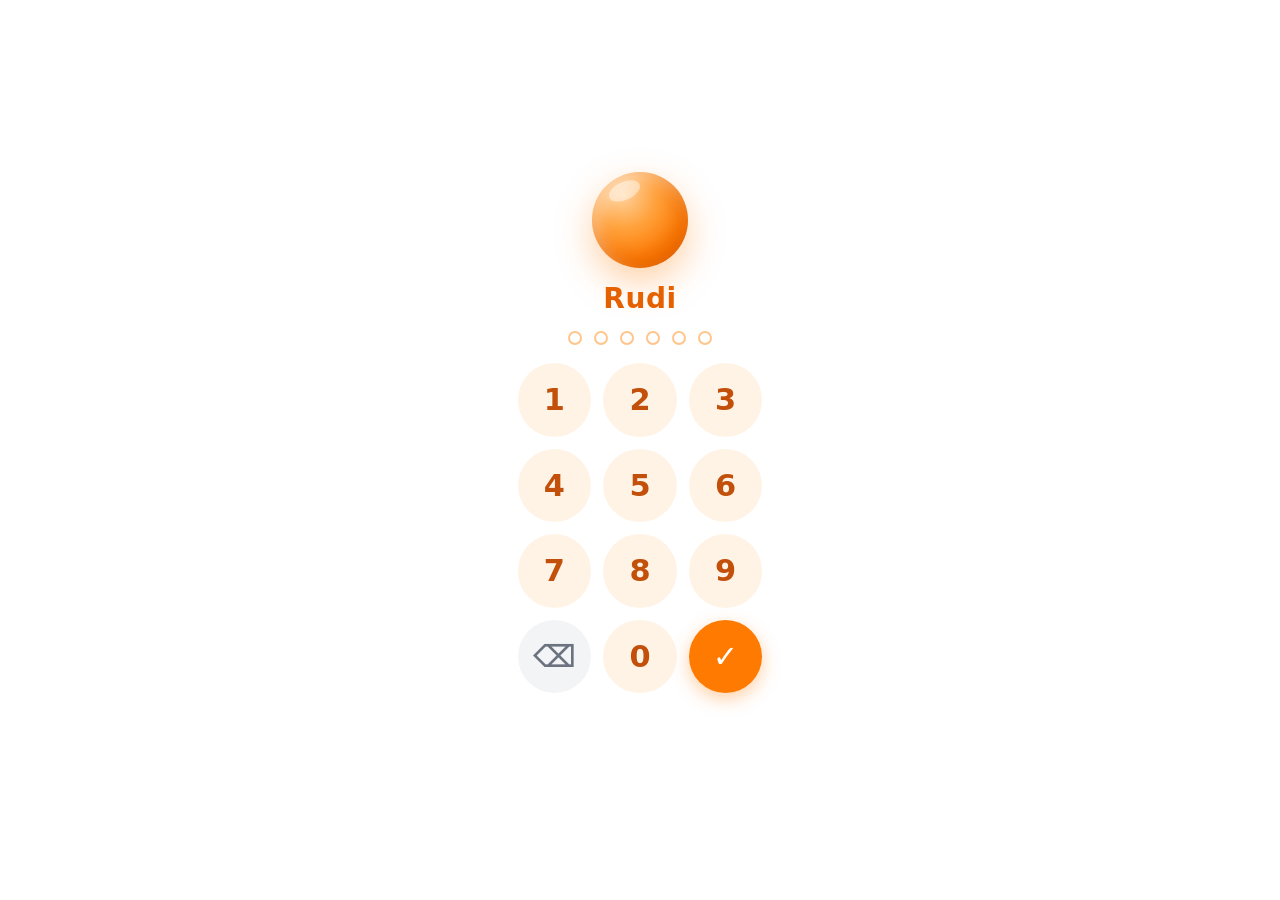
<file: _ARCHIVE_OLD_DO_NOT_USE/pre_neon_orb_video_20261105_1054/bubbles.html>
<!DOCTYPE html>
<html lang="en-GB">
<head>
<meta charset="utf-8">
<meta name="viewport" content="width=device-width, initial-scale=1, maximum-scale=1, user-scalable=no, viewport-fit=cover">
<meta name="robots" content="noindex,nofollow,noarchive">
<meta http-equiv="Cache-Control" content="no-store">
<meta name="theme-color" content="#ffffff">
<title>Rudi &middot; bubbles</title>
<style>
:root{--or:#ff7a00;--or2:#ffa04a;--ink:#1f2937;--dim:#6b7280}
*{box-sizing:border-box;margin:0;padding:0}
html,body{height:100%;overflow:hidden;overscroll-behavior:none;background:#fff;color:var(--ink);font-family:system-ui,-apple-system,"Segoe UI",Roboto,sans-serif;-webkit-text-size-adjust:100%}
body{position:fixed;inset:0}
#stage{position:fixed;inset:0;touch-action:none;user-select:none;-webkit-user-select:none;overflow:hidden;cursor:grab;background:radial-gradient(ellipse at 50% 45%,#fff 0%,#fff 55%,#fff7ef 100%)}
#stage.drag{cursor:grabbing}
#world{position:absolute;left:0;top:0;transform-origin:0 0}
#threads{position:absolute;left:0;top:0;width:1px;height:1px;overflow:visible;pointer-events:none}
#threads path{fill:none;stroke-linecap:round;vector-effect:non-scaling-stroke}
#threads circle{pointer-events:none}
/* ambient decorative bubbles (screen space) */
#amb{position:absolute;inset:0;pointer-events:none;overflow:hidden}
#amb i{position:absolute;bottom:-60px;border-radius:50%;border:1.5px solid rgba(255,138,31,.16);background:radial-gradient(circle at 30% 28%,rgba(255,255,255,.9),rgba(255,160,74,.06) 60%,rgba(255,160,74,.03));animation:rise linear infinite}
@keyframes rise{0%{transform:translate3d(0,0,0) scale(.8);opacity:0}10%{opacity:1}90%{opacity:1}100%{transform:translate3d(var(--dx),-115vh,0) scale(1.1);opacity:0}}
/* chief */
.chief{position:absolute;left:-105px;top:-105px;width:210px;height:210px;z-index:6;cursor:pointer}
.chief::before{content:"";position:absolute;inset:-46px;border-radius:50%;background:radial-gradient(circle,rgba(255,138,31,.34),rgba(255,138,31,0) 68%);animation:glow 4.2s ease-in-out infinite;pointer-events:none}
.rip{position:absolute;inset:0;border-radius:50%;border:2px solid rgba(255,138,31,.45);animation:rip 5s ease-out infinite;pointer-events:none}
.rip.b{animation-delay:2.5s}
@keyframes rip{0%{transform:scale(1);opacity:.55}100%{transform:scale(1.75);opacity:0}}
@keyframes glow{0%,100%{opacity:.7;transform:scale(1)}50%{opacity:1;transform:scale(1.07)}}
@keyframes breathe{0%,100%{transform:translateY(0) scale(1)}50%{transform:translateY(-8px) scale(1.035)}}
.orb{position:absolute;inset:0;border-radius:50%;background:radial-gradient(circle at 32% 24%,#ffd29c 0%,#ffa23d 34%,#ff7a00 70%,#e56000 100%);box-shadow:0 20px 50px rgba(255,122,0,.35),inset -16px -20px 36px rgba(190,70,0,.33),inset 12px 14px 26px rgba(255,255,255,.38);animation:breathe 4.2s ease-in-out infinite;display:flex;flex-direction:column;align-items:center;justify-content:center;color:#fff;text-align:center;padding-top:6px}
.orb::after{content:"";position:absolute;left:17%;top:9%;width:34%;height:19%;border-radius:50%;background:rgba(255,255,255,.4);transform:rotate(-24deg);filter:blur(2px)}
.face{width:92px;height:56px;display:block;margin-bottom:6px}
.eye{transform-box:fill-box;transform-origin:center;animation:none}
.blink .eye{animation:blink .17s ease-in-out}
@keyframes blink{50%{transform:scaleY(.08)}}
.hello{font-size:15px;font-weight:800;line-height:1.1;text-shadow:0 1px 2px rgba(150,60,0,.35)}
.when{font-size:11px;font-weight:600;opacity:.95;margin-top:3px;line-height:1.2;text-shadow:0 1px 2px rgba(150,60,0,.3)}
/* satellite / card */
.frame{position:absolute;left:0;top:0;overflow:hidden;cursor:pointer;-webkit-tap-highlight-color:transparent;background:radial-gradient(circle at 30% 22%,var(--c2),var(--c) 64%,var(--c3));box-shadow:0 0 0 2px var(--c),0 12px 28px var(--cg),inset 0 -8px 16px rgba(0,0,0,.08);color:var(--ink2);opacity:0;will-change:transform}
.frame.open{cursor:default;box-shadow:0 0 0 2px var(--c),0 16px 40px var(--cg)}
.bub{position:absolute;left:50%;top:50%;width:100px;height:100px;margin:-50px 0 0 -50px;display:flex;flex-direction:column;align-items:center;justify-content:center;gap:2px;text-align:center;pointer-events:none}
.bub svg{width:32px;height:32px;fill:none;stroke:currentColor;stroke-width:2;stroke-linecap:round;stroke-linejoin:round}
.bub b{font-size:12.5px;font-weight:800;letter-spacing:.01em;line-height:1.05;max-width:90px}
.bub small{font-size:10.5px;font-weight:700;opacity:.92;line-height:1}
.bub::before{content:"";position:absolute;left:19%;top:11%;width:34%;height:19%;border-radius:50%;background:rgba(255,255,255,.42);transform:rotate(-26deg);filter:blur(1.5px)}
.card{position:absolute;left:50%;top:50%;transform:translate(-50%,-50%);background:#fff;display:flex;flex-direction:column;opacity:0;color:var(--ink)}
.hd{flex:none;height:54px;display:flex;align-items:center;gap:10px;padding:0 14px;background:linear-gradient(135deg,var(--c2),var(--c));color:var(--ink2);cursor:grab}.frame.dragging .hd{cursor:grabbing}.frame.dragging{box-shadow:0 0 0 2px var(--c),0 24px 50px var(--cg)}
.hd svg{width:26px;height:26px;flex:none;fill:none;stroke:currentColor;stroke-width:2;stroke-linecap:round;stroke-linejoin:round}
.hd .tt{flex:1;min-width:0;line-height:1.1}
.hd .tt b{display:block;font-size:16px;font-weight:800}
.hd .tt small{font-size:10px;opacity:.88;font-weight:600}
.hd .tt small.stale{font-weight:800;opacity:1;text-decoration:underline}
.hd .x{width:30px;height:30px;border-radius:50%;background:rgba(255,255,255,.3);display:flex;align-items:center;justify-content:center;font-size:22px;line-height:1;font-weight:700;cursor:pointer;flex:none;transition:background .15s,transform .15s}.hd .x:hover{background:rgba(255,255,255,.5);transform:scale(1.12)}
.bd{flex:1;min-height:0;overflow-y:auto;overflow-x:hidden;padding:10px 14px 14px;font-size:13px;line-height:1.3;touch-action:none;scrollbar-width:thin;scrollbar-color:#ddd transparent;-webkit-overflow-scrolling:touch;overscroll-behavior:contain}
.bd.scroll{touch-action:pan-y}
.hero{font-size:28px;font-weight:800;line-height:1.05;color:var(--c)}
.herosub{font-size:12px;color:var(--dim);margin:2px 0 6px}
.bigrow{margin-bottom:8px}.bigrow .hero{font-size:23px}
.row{padding:7px 0;border-top:1px solid #f0f0f4}
.row:first-child{border-top:0}
.row .t{font-weight:700}
.row .d{color:var(--dim);font-size:12px;display:-webkit-box;-webkit-line-clamp:3;-webkit-box-orient:vertical;overflow:hidden}
.row .s{font-size:11px;font-weight:800;margin-left:6px;color:#16a34a}
.row.bad .s,.row.bad .t{color:#e11d48}
.row.amb .s{color:#d97706}
.ph{font-size:11px;color:var(--dim);padding-top:6px}
.empty{color:var(--dim);padding:6px 0}
.vrow{display:flex;justify-content:space-between;align-items:center;gap:8px;padding:5px 0;border-top:1px solid #f0f0f4}
.vrow:first-child{border-top:0}
.vrow .vn{font-weight:700;font-size:12.5px;line-height:1.15;min-width:0}
.vrow .vn small{display:inline;margin-left:6px;color:var(--dim);font-weight:600;font-size:11.5px}
.vrow .vn small.late{color:#e11d48;font-weight:800}
.vcs{display:flex;gap:4px;flex:none;font-weight:800}
.vc{width:20px;height:20px;border-radius:50%;display:inline-flex;align-items:center;justify-content:center;font-size:10px;font-weight:800;border:1.5px solid #d1d5db;color:#9ca3af}
.vc.on{background:#22c55e;border-color:#22c55e;color:#fff}
.dg{padding:5px 0;border-top:1px solid #f0f0f4}
.dg:first-child{border-top:0}
.dh{font-size:11px;font-weight:800;text-transform:uppercase;letter-spacing:.06em;color:var(--dim)}
.dh b{font-size:15px;color:var(--ink);margin:0 3px}
.dg.today .dh,.dg.today .dh b{color:var(--or)}
.ev{font-size:12.5px;line-height:1.2;margin:4px 0;padding-left:8px;border-left:4px solid var(--k);font-weight:600;overflow-wrap:anywhere}
.ev i{font-style:normal;color:#c2410c;font-weight:800;margin-right:5px}
.ev.t{font-style:italic;opacity:.85}
.more{font-size:11px;color:#9ca3af;padding:2px 0}
.coming{margin-top:8px;padding-top:8px;border-top:2px dashed #e5e7eb}
.coming .ch{font-size:11px;font-weight:800;color:#16a34a;letter-spacing:.06em;margin-bottom:3px}
.coming div.lt{font-size:12px;margin:3px 0;padding-left:8px;border-left:4px solid var(--k)}
.coming b{margin-right:5px}
/* to-do (tickable list) */
.tdl .td{display:flex;gap:9px;align-items:flex-start;padding:8px 0;border-top:1px solid #f0f0f4;cursor:pointer;font-size:13.5px;line-height:1.2;font-weight:700;position:relative;-webkit-tap-highlight-color:transparent;touch-action:manipulation}
.tdl .td:first-child{border-top:0}
.td input{position:absolute;opacity:0;width:1px;height:1px;left:0;top:0}
.td .cb{flex:none;width:20px;height:20px;border:2px solid #b6bcc8;border-radius:6px;margin-top:0;display:inline-flex;align-items:center;justify-content:center;transition:background .15s,border-color .15s,transform .15s}
.td:active .cb{transform:scale(.88)}
.td input:checked+.cb{background:#22c55e;border-color:#22c55e}
.td input:checked+.cb::after{content:"";width:5px;height:10px;border:solid #fff;border-width:0 3px 3px 0;transform:rotate(45deg) translate(-1px,-1px)}
.td input:focus-visible+.cb{outline:2px solid var(--c);outline-offset:2px}
.td .tx{min-width:0;overflow-wrap:anywhere;transition:opacity .2s}
.td.on .tx{text-decoration:line-through;opacity:.42}
@media (pointer:coarse){.tdl .td{padding:12px 0}.td .cb{width:26px;height:26px;border-radius:8px}.td input:checked+.cb::after{width:7px;height:13px}.td .tx{font-size:14.5px;padding-top:3px}}
.td .tx small{display:block;font-weight:500;font-size:11.5px;color:var(--dim);margin-top:2px}
.td .tx small.od{color:#e11d48;font-weight:800}
/* controls */
.ctl{position:fixed;z-index:30;display:flex;gap:8px;padding:0}
#zc{right:max(12px,env(safe-area-inset-right));bottom:max(12px,env(safe-area-inset-bottom));flex-direction:column}
#tr{right:max(12px,env(safe-area-inset-right));top:max(12px,env(safe-area-inset-top))}
.btn{width:40px;height:40px;border-radius:50%;border:1.5px solid #ffd9b3;background:rgba(255,255,255,.92);color:#e56000;font-size:20px;font-weight:800;display:flex;align-items:center;justify-content:center;cursor:pointer;box-shadow:0 4px 14px rgba(255,122,0,.15);touch-action:manipulation;transition:transform .15s,background .15s;font-family:inherit;line-height:1}
.btn:hover{transform:scale(1.1)}.btn:active{transform:scale(.92);background:#fff0e0}
.btn svg{width:20px;height:20px;fill:none;stroke:currentColor;stroke-width:2.2;stroke-linecap:round;stroke-linejoin:round}
.pill{height:34px;width:auto;padding:0 14px;border-radius:17px;font-size:12px}
#brief{gap:6px;padding:0 13px 0 11px}#brief svg{width:16px;height:16px}#brief.on{background:#e56000;border-color:#e56000;color:#fff}#brief.on:active{background:#c95300}
@media (pointer:coarse){#tr .pill{height:40px}}
#cap{position:fixed;z-index:29;left:max(12px,env(safe-area-inset-left));right:calc(max(12px,env(safe-area-inset-right)) + 52px);bottom:calc(max(12px,env(safe-area-inset-bottom)) + 46px);margin:0 auto;width:fit-content;max-width:min(560px,100%);padding:9px 14px;border-radius:16px;background:rgba(40,24,8,.82);color:#fff;font-size:14px;font-weight:600;line-height:1.3;text-align:center;pointer-events:none;opacity:0;transform:translateY(8px);transition:opacity .25s,transform .25s}
#cap.show{opacity:1;transform:none}
#fsb{display:none}
#live{position:fixed;z-index:30;left:max(12px,env(safe-area-inset-left));bottom:max(12px,env(safe-area-inset-bottom));display:flex;align-items:center;gap:7px;font-size:11px;font-weight:700;color:#9a6a3a;background:rgba(255,255,255,.92);border:1.5px solid #ffe3c7;border-radius:15px;padding:6px 11px;pointer-events:none}
#live i{width:8px;height:8px;border-radius:50%;background:#bbb}
#live.on i{background:#22c55e;animation:pulse 2s infinite}
#live.warn i{background:#f59e0b}
@keyframes pulse{0%{box-shadow:0 0 0 0 rgba(34,197,94,.55)}70%{box-shadow:0 0 0 7px rgba(34,197,94,0)}100%{box-shadow:0 0 0 0 rgba(34,197,94,0)}}
.dot{position:absolute;border-radius:50%;pointer-events:none}
/* gate */
#gate{position:fixed;inset:0;background:#fff;opacity:1;display:flex;flex-direction:column;align-items:center;justify-content:center;gap:14px;z-index:2147483647;text-align:center;padding:1.2rem;overflow:hidden;transition:none;animation:none;backdrop-filter:none;-webkit-backdrop-filter:none;isolation:isolate}
.gorb{width:96px;height:96px;border-radius:50%;background:radial-gradient(circle at 32% 24%,#ffd29c 0%,#ffa23d 34%,#ff7a00 70%,#e56000 100%);box-shadow:0 14px 36px rgba(255,122,0,.35),inset -8px -10px 20px rgba(190,70,0,.3),inset 7px 8px 16px rgba(255,255,255,.4);animation:breathe 4.2s ease-in-out infinite;position:relative}
.gorb::after{content:"";position:absolute;left:17%;top:10%;width:34%;height:19%;border-radius:50%;background:rgba(255,255,255,.45);transform:rotate(-24deg)}
#gate h1{font-size:28px;font-weight:800;color:#e56000;letter-spacing:.02em}
#gate form{display:flex;flex-direction:column;align-items:center;gap:16px}
#pw{position:absolute;opacity:0;width:1px;height:1px;pointer-events:none}
#dots{display:flex;gap:12px;height:18px;align-items:center}
#dots i{width:14px;height:14px;border-radius:50%;border:2px solid #ffc58a;background:transparent;transition:all .15s}
#dots i.f{background:var(--or);border-color:var(--or);transform:scale(1.15)}
#pad{display:grid;grid-template-columns:repeat(3,4.6rem);gap:12px}
#pad button{height:4.6rem;border-radius:50%;border:0;background:#fff3e6;color:#c2500a;font-size:1.9rem;font-weight:800;cursor:pointer;touch-action:manipulation;font-family:inherit;transition:transform .12s,background .12s}
#pad button:active{transform:scale(.9);background:#ffd9b3}
#pad button.go{background:var(--or);color:#fff;box-shadow:0 6px 18px rgba(255,122,0,.35)}
#pad button.alt{background:#f3f4f6;color:#6b7280}
#gate .err{color:#e11d48;font-size:14px;min-height:1.3rem;font-weight:600}
@keyframes shake{0%,100%{transform:translateX(0)}20%,60%{transform:translateX(-9px)}40%,80%{transform:translateX(9px)}}
.shake{animation:shake .4s}
@media (max-height:640px){#pad{grid-template-columns:repeat(3,3.6rem);gap:8px}#pad button{height:3.6rem;font-size:1.5rem}.gorb{width:64px;height:64px}#gate{gap:8px}}
@media (prefers-reduced-motion:reduce){#amb i,.rip,.chief::before{animation:none}.orb{animation:none}}
</style>
</head>
<body>
<div id="gate" style="display:flex"><div class="gorb"></div><h1>Rudi</h1><form id="f" autocomplete="off"><input id="pw" type="password" readonly inputmode="none" autocomplete="off" aria-label="Passcode" tabindex="-1"><div id="dots"></div><div id="pad"><button type="button" data-k="1">1</button><button type="button" data-k="2">2</button><button type="button" data-k="3">3</button><button type="button" data-k="4">4</button><button type="button" data-k="5">5</button><button type="button" data-k="6">6</button><button type="button" data-k="7">7</button><button type="button" data-k="8">8</button><button type="button" data-k="9">9</button><button type="button" data-k="del" class="alt" aria-label="Delete">&#9003;</button><button type="button" data-k="0">0</button><button type="submit" id="signin" class="go" aria-label="Unlock">&#10003;</button></div></form><div class="err" id="err"></div></div>
<div id="app" style="display:none;visibility:hidden">
 <div id="stage"><div id="amb"></div><div id="world"><svg id="threads"></svg>
  <div class="chief" id="chief"><div class="rip"></div><div class="rip b"></div><div class="orb"><svg class="face" viewBox="0 0 96 58"><rect x="2" y="2" width="92" height="54" rx="27" fill="#fff" opacity=".96"/><g id="eyes"><ellipse class="eye" cx="34" cy="25" rx="5.8" ry="8" fill="#9a3d00"/><ellipse class="eye" cx="62" cy="25" rx="5.8" ry="8" fill="#9a3d00"/></g><path id="mouth" d="M39 41q9 7 18 0" stroke="#e56000" stroke-width="3.2" fill="none" stroke-linecap="round"/></svg><div class="hello" id="hello">Hello, Rudi</div><div class="when" id="when"></div></div></div>
 </div></div>
 <div class="ctl" id="tr"><button class="btn pill" id="brief" type="button" aria-label="Play the morning brief" aria-pressed="false"><svg id="briefi" viewBox="0 0 24 24"><path d="M4 9.5v5h3.6L12.5 19V5L7.6 9.5H4z"/><path d="M16 9.2a4 4 0 0 1 0 5.6M18.6 6.6a7.7 7.7 0 0 1 0 10.8"/></svg><span id="briefl">Brief me</span></button><button class="btn pill" id="lock">Lock</button></div>
 <div id="cap" aria-live="polite"></div>
 <div class="ctl" id="zc"><button class="btn" id="fsb" aria-label="Full screen"><svg viewBox="0 0 24 24"><path d="M4 9V4h5M20 9V4h-5M4 15v5h5M20 15v5h-5"/></svg></button><button class="btn" id="zin" aria-label="Zoom in">+</button><button class="btn" id="zout" aria-label="Zoom out">&minus;</button><button class="btn" id="fit" aria-label="Fit all"><svg viewBox="0 0 24 24"><circle cx="12" cy="12" r="3"/><path d="M12 3v3M12 18v3M3 12h3M18 12h3"/></svg></button></div>
 <div id="live"><i></i><span id="livet">&hellip;</span></div>
</div>
<script>
const BLOB = {"v": 1, "iter": 600000, "salt": "gUlYpL69BZniaTUjcFUbOA==", "iv": "tLEbiqnQy02nCYWh", "ct": "GQXzsD6qIsMLnF9vBm4cvs/3iqm6BDvlcNpethZICo8aW5V6dtdsSPNVKsi+csvGRK0UMod2eNC4oe5bC0DG33NDQRKdk6EN/uJ3hOYAFn7ukuhpqBaRHcCo5wU9OXNKzR3+m/e2TVLI8eLULaTQFv1fKPblXJ8qdo1vkPIUwPJhLTGYBF7fDtX1JM6cVbjLe61bdpe4x7bqv8oCSpQ2jAsyAIJnlCM7/Zx8ZPR6xuXDhPTHNzM27LBF9O8jgPD6t753PpQ3ByXcDf4cLBD6Osr+YRU/sJKqcVXbIOTGnGo2rk0pyA5oJCuEIXPqoeFU/Xmm92KySy5YBVGS3H7Q+9HYDQsK6Y3824kKQBfxM0+XaJMRIpfdcVG5ypZrCDzEC9bnfZxZuTwdnvi7TRXCVhV5nDTWcQ4FCRx/IsyvP+mFcW6XleDURaqtWPR8C0sqQa10O3vE8tHwML9SUdCh6ZNVbwY+IcCRDJCtnHxH1fr7ACtok7W7uDHToB1osqgJXFLnHdcHb0JJZ9mIeITXPMOowqXlhH9qI2bICIm6w1KmSTDfDaE5N3hy0F9eu/fNulFrOEJJiYflUevPWwukV1YoTRM7twqg4KuoiAFCbB98R1Sx/86/lcViW+3ouERWvfNYhLkARItHZ/kg/XBwUVRmkyoRd/kzRoiCBWG+tVzkX6NPWv/LpvhxvB1PbZOjyggYqI/rRQAm6LmLE9HL7Wm+CKZibPw/QqHtrVjpq9OzFnGE4x8UMY0BebmhhQoriPIi+K5rmM0OM0of9INCAMuSBf3amH1PJOPspwOTWwmDyX4QcRPMCTusj0S5jQcSOoO7voYQmHRs171/TWaXWLa6Ev4nYwLSOUrkvJp6L6wNd96mQkXeiLuxAdj4WtTmdody8u51PH7NDRcW3VZwV18nWYLl+H3ljYDmSoFyww/uNoa3GJvBV9zjHO6I5gIP0iy9ON2Jv+MhD7mbxXxU8/3iJNyxpdK8lDKc4KPLdp9NLelmjQyio7s8invgaA7az1X4dkAFMVXap/3W42NNxZsjkgkY85jQDRQN3ZhtLD/v7rzXzC0jo6RBaKsnrEA5j6g9sYHRPPlhQNFuqVQWjetQ25YttHe/JT4Ks9/CJxLTgi2i+1xSbWAGGF/YTa1f0GV53ZkA7T5hLoRBrLZg3CMrD5kwmt4pf7BYUeR0JxPfJPM8n2kehUHW58ULjfmga4YJMZ1jV5xSvfrsfmtq72Dn5ypjSMk4pOmgptmJsTehsuGkuw/biYxjkI+KHMQF6zZ6+BuxMzFRdSV6wvTlBNWR5SJ+TGxjbvqCkNajNbt432Ak9+JxQH2oSFlbf1dffSBScVh8UgESplrpxT4f2AW4HsWBgdx76vIe1NVKl7/WeeO3Xxs2xsZpIUkMEjFGnJlcGygefBSmZY4jtt6yOYJkDdcuK3re7zpdjWFxPoebc8ctgCi2fAMj4Y7i8gU/fuJPvU4WYg+RTlFMcjCGbUmVqoWTJtYvLcmAapflN99njDYwZwFLZKm/kQcCNLGz0hzQyZCRLdMwtATflwrw4WdTrEtr9CB1sZCqt8J3ydQgchxnZFMDu5XKL+GYrUqU3Eammqpd+Dhgz1c8tvHtfyxKKHGlKdMSMgEFn9yuJpTYZAfic/SrF1rgf+RKdwHNFEb0ahqS/FxcJVf1T2xUFQ8R7YOUJ/g/dg+eHlQJUUEy5nF/fE2jeo86ds0s2bHBn1Bh1zfy4Jj+CwKFEBV+3AenSi75eNA3cS2DB3Q8HStw8KmNlk9e9qW7Z/bHZT1xFWXqPpzZvK9CcQahXgH2Ib2cz5ppiuB8K/GIQfy8FWIr+eBud45rtq17kmezhSYv0/CTwn1DIPpKB267Q0OH3ApIFOZJZ6pHiyosNTaV7fMccTQCq40kB08BU412EGyHxTC7ixt7zmMK5nqByNsHC69C6otPxd8jLTiy/0nK0j/+G/OzEMIoRTyEYRMGvmZdOxM1Xb/[base64]/JOncBhDunpKxeIJmoKQ66z0eXLz18VXJnQvVmK2fMDNFv1i7w8nTAhSq23LfVEQXz/mSiVI0Zl+kMNHJrfLjq/k2bOSwp/hMBY2RxTBn0kSekCdeC0CGn0ZdqcfezLVjTN4j4K9CL0tkGSJr5e3DkPo2ZSf3QjDlIqp2DFC41Eo0PHu1mHbpOfQQnrVavIScsTGvJYJP+26fmFHvWkr5k3HzmZn+6PfBH80pgobjUhuK/8BA9mlqstnqYxOEANhwv4ukF5U2AMdwfXSJQxwwJ3NhiTbxw00Ezx3UIrR+ShyO/TJ2ILUOmusKWwzVfkJOATE+CeDWesUYNF2jhNKApgr3w1VGiZQndD8swswdc6TbArV59K8H1zqPIB9Yi0Ihf2+EKUlP85nLrUuGkec6wlDGdjoGrMCdPM4sdoWhrdrKludSbE3yP11qaQrMmc9PskQ0vbpV2Oy0OfluEPaB/QsB/ukBy7BefhleIz/4ZBQdZxgUIDGpEU475q9iyliNJeaRaF8uZatqQawZFt4IqffVbKJ2XL//[base64]/Mw5KXpHTCS/KZT378HRNXqa18CSoloy1REyJ56dqXT0HxXQnGQ+Dp07yQalBZBLwRi9wN3HqEcZMvAtXKrrORuJAZnHnZJeLaXDK/LnrKLh80hZK0xZwnLszC2IQ0L4bZ1pG+qfr2vZdFK07+AE6Gz5kYrDzTTAzJG9bBB5CzLnKejX+Tih4Sfuyt9qGVRZPZZFNbQpni2vibaOg3SNxGs/1Sk+OelHAjSquI7vcp89kzSFUNAAMrNumoTpDDR6qkR6lJc2Jl345kLcTRMWcDwHrHIoI25U/27I80dHdf1NwTaiwRqfUCW3RaD3vSd9neIk+/3rEnxLljJ7YeyvIgd1Sct2FWHG96ZyWBvh3ZPvibINhr0+O5z87WSEUlhauIuZdVZVNYoAdBrmK3elcZ695uhXMZyLu5A2Gwz7Df/Q9Y34f8BZ1rWOgxwbq+BYfIa7rtWhhtmBfxg43cEQyDIAeW+aU6G6ZnrHjdsJfnn8nJqCQeV9VBycAqQnQWbNf6Hkuw21/8vHsvp3KYWOQIvh1IiguVr3MdWup6P3NNHo8aVCB3uSTfPfB+MntzxwIueltFtYZkZAMX5D/a1Gva2oqHM23BVI29XqADOtkN68idFQ70iF8yG2VnEt4EjHhUreUS81CtGKAx76jP/kyYpoQGyyiOkP2YH/5AQIjUTdcU3H/QswMMSaZe3FhwKDIOYBteGcu/0aAIs6+RDtoAzjwU8mMZt2c2IXI5jtXbBpejVYt7hvbPxKWhmwwte9zRF/JLds2uwKVeEkxrlRt96szMP6tbZ2itav8A96guN1c3tJGjXVSNhBTYyXmP4xv0ZerjJZAOmgiMQ4psNp2LXFaIJJsinMIKnfcmUV9nl1oSccrbzNG1OyBC2PXJThjY9/K3jEtneVWDk/JAZdbLJfgIuh1xkKkmpnrLp2y+VOsPawq2goC1aQnWLJFy76VEdFRhRCN7FYDEr7C/Veo6975BZCR3qHGD/d4eeP5jQyyfrtbR4A7m0KOWZkCXNHA4HVcD9H1ih0DgTNSsqUsAfT9hjPS68+0A34hNH1U8elop9sdFszUV8NOD8Db3dtqA74aWCvOD0ESef9ekceu4w+mn32dK3+emmhbtGEntR8g+e/v2+exbvs8o1CCPUvOLr7yJl76fElrhVoaMtDQbeunDIGsYs8jEKiLMIQpeDbztNFxmC4lO/hxSVZNUARgJ/K1K15E6IsbMJd09wG1mAGVJadznlA2BwOGPq75xme8JT1RZWyURv9VTtnzzdF7P2AcHu6/+pY46cDysmQMGWDNYp81oChGeVSEoBnViXtRvdB3+R4FmU5/cXjV+LaiEmwLOzdb3DSnNjtXDiCR++oxMqc+wHNPKl36GR9KOeCXqbmfkSxtZlWjdP7WvbKbrF0jKVaz3Y9+tq7lwC5xlfXAlzBUp25w792P+dXEIeoMBVVzLLNKeKn0u/AakoxYCnEqYHmBgGYb6Fn3YeqT3oSQTytqTdSlt/NCPljOWQ75go0A2g8CP+gnHzTRv15/ODhSW4D6pyHHmyioqUwlWiTHHsjjrDaZ8YPwrcp7iLZUKbNd1rtjU0MEYrBNcXtiLMM0GKcTYEZW4R6cks8w0Z7eH23kKPlA/+3+LhDtCWY/ZBOwCHPdq+yyH1cqwwe4Og0rppRlf+mSFdSOieur6+QTx/zKxJvaZ8FR25IkDdrfGlbuy2peX5nyvU5iOsf6jLcKJdR+L+ykXdB4wwDcgzM6WyQbzr0D1hnMeSSjLwg/[base64]/lShSDJoTWw5OO9Y0xPolzkOy6C8mh6WB+bOnL5yS3+LEC14+PPO8ZzEAYWmTOSKYPxG/q88xqqRZ/EofCQJ5MT+Vtdxt/vpqoMp0TVmcfHQd+W+oUngAycTuAGXS6GhEUIbE5G6aP8xaRRr39y6kCf5XlR/hgxKpAx7G7gu++rpFbNcZW9OS3zf+6WjYx5wVwb1OPJTj+rDMePrsgDPZAxzk8QCl9nyZqcQPxYuq4weTh/3Tjeoj6pId3o7SqhARlsfOQmcF+8xAmBZMAPiqw5+MBP9inIZWgEgkZYqqKLWfW0no7JwdX6XaMjxTAhUxUpW/W5/Jo7511FiYt9fqjAyUgwGxMiconMJ0ZzLLsaRdWyYgfFv3h2k5oQ2FM9/RSU8VjEiW/1IMVICDdtqAn2klLmb2U3BnQi2oeVnnJ41XXd9BMOZ3lWBXQJ7el4K6aVGYzy/uU/cj9aShxk+4iYI364w5qx6vVOa4VQOpXSxtKz4lneVDgcf4NIKg9alVRU2fIpVM0LL61HhawgNw/[base64]/ybV3tSZ/PxZPT/rmoaocIwSTZTpF8fmTEMX7JuRqWlg/OzuqndBPNlkirZGYOHfrgRG1U7k/GJMmMdDCsMidCeywzuf64pLZdDlxBdmsgQbacgtfXsnFRvetCw3CvykE/kgDF/2E2kMfSj2rJIo9TaP/3RBEV+6Jgl1acvCMfOkF4LLZygpklmppdA7zs3KlQCzxhazjg6tPoG8yygvZ8RPpahnwhPvS055A/pboT9upaDYOiGHsLQ7L77BD0IY4AwXjUakAFuRywTuo9mF2Dlp2RFpmrmPwOATY1t2hdlitI34/0Rh4DViHQ2MXYp+zlTapFAT2nTjw1dJOGt8j9XT6o/zCPf5YOSy5g5Lr5V32c+VmjGw3iV7NruazYtreUGz5NYM2ATM3xOA9y8XnKZ7hjyOZ1ITvVHkfqKrhIMQ0JnbyYUvedROs0wNMdOA47KzRfNEguP3MutKyWB3vJnN8JhJo92aX7fdbw9dYoQMrp+iUiQiPqsBaRmEb78M9yVn/pof2RAtEdGiTcOAOJcV6moq6jEZbWZgondFge6hhJ3HOra68zM7gt+xYNQ5JRJno4i10xC793nTda2F3eucwU3Wcgy2nBmwjyHZDWsdtRWFNnzFTFadQS7oLQ79d0Rq0dtgXZwihTpnEuqTBuFZ3zQAnLWBNZ1pd6UyjAH7JaPPchG5OR/jQHw5fU9UhGS3wer0ZHWUhQMMymIweSZJhzaL6sOAu9h9cwQ+2D6eQ0MRBy7EAHCdUU8eP76qVUkb/NYewXgPprg+jFx1Zh49U6k+kbZBoFGnfqPGali44sERO8RVg7BeuW53tJbkLpRg14ySZNFkYnmFEIyNekjx5+GYgSGhrteS9+wka2llyXEJbtSLkN9JiE3zCw0mNlaRRf9jpqy6QzNAy5i7kMQE/+DmsUkW4Fs4Zk1e4vuEVrdnM7RvKOaUOvuMqTD0Ezcn/ebWTPbqWEy+IkdO4Vb92AieWNEbaQfdIV/g6zQdeUsgKsnYGBcQPfWU27mbvMp+NYj6GdcF9U9a8fyKBgt+OzZ9FOQgiHwfReyx2krwKdxrgmMigEhzNyOBvvBgI4WogH+LIj+KCLRNThqjbOwHr31x/fCtaUiLHfFgkE6dQm4ttqCj6rtRmwRmJHmbrjYY1JWHum6/wKUvsFdb2tmffDa3xHQrHKkupkKL63m2bNRcwCOBWv9SubA8JIkasKJwK253PNXAUo8KSAFcHpcXQwXeV97kXPZFa8A2zeGyoXCj5GspsTapXErDDgbaP3X15igux027+I67hnY/[base64]/[base64]/nFGR5dej4O6TYkErwgaoLXdwDA/QtOyQtHlU+uNv4LIFbF/AATr5ofBUoPtzW+8sabD2sA0D1BnTlzrje0fqTsIf5STFH9huInRiF1yKg1LQOmajO2jeiGdbjvHaQMx3LeN7XrxcqBYwem1uAAHX6oOkVeuchynPBlruMgE9BcNunhZdZNAHbena7965kR6W1p2Bck8heWrfni/3nUKonlJH6qukqd9wf28TRWUbPfkkUfnk609ydXGevQsBRs99J/VnMVCpkU/MTBHvnluog0dOijkqXKKgSSxq04YLhJUHmE2cPu189q6V+4nKt+xy0jaKe5MFe9/csk4vc+9JlX5db3WQMC9DHh0pxB30D7RnuU3+mMJr7vBeRzDrSHRCKGeim2mJTbxLoA0wJ+aC7m7KPP6Jwppl/milZviUuhe037oLVwl8GVg78XEH1d9ATnn2JQujt/jxcjzVzhE00hvZ7OjXECV1MqP11kEHWNttmtwX+Z066nLDj+NTx6qtBUCrgIx8rJP9RvQjNW+9J7jsA+XgbqrCRt2S6B3IAWqAuSdvIBmXeRARVVoE4M+kWtXM1E0pXUV9LWtRiZ+BVJ6Xlik/p9KnoyJBKFPg8TKxly9p9tXBXDcf7adDxI31MDGziI1fFc76horxgl7Yw2rqQkjANRwnFfPBgJ5TEZ0GkIf7AknGHlQrk7gcBNNjZ/14U0BKRcPFJ1z9vfNv4ptTHH+7K6U/BDrPgu6M0AIoiioNHCxD6Gdofcv7WxJUG5S3+Cj/XIpRSmkZbDrrl9aaSywLezGGAFewSrpa1pzXySsbI2MJaGYnIN9wwlTJDRnLhPQ1tu72/MuT0v1JGBivIQW8FQpuwFILo2wWGh9FBZObLWYB2JzAk31Exi84aKD2ZytyD75O4jGpgEnlgqND/ba8HryARYB4/a3G75JlTMtKf1tLO19aQ+tzLLQPdHkgOvxt0j6ycGgJSD0X1IjkXnlLicesDC9L4DLVqlfnMd+mYFZ4Qis4Na/6TWOBKM7Lo/oVO/bLcOU4whE6oxIwFHJg85dMtyucKUHvtNw24Ht8GHZW8Do5S4FOWWHTwyTM6RXX8sQkLQjzL1kpcxeTDysrk23W20sYnv1ROZpRZftTIuqohhY+hVwxmU7NigVZPNa0K1U5JLA0D6zw95upkJMzF24WkAyOMLvt4s1DHH7JKh//j5nJJTQi8lu6Mihz3Nhi0yDwyThxkwVQFdQiCUF4og89AMMf+NPGjfS5VQlsEwbOM2my21XBOtXnCnOJq1cQpQX7qTVNHzvnc/v8XfLKNNmpEDTegNm6O7Sxq7DR5Os7jdZBEY7iyOdkWed9ggjSkCnfrlk3DBI2WJeIEnGGVefIAZW6hSgUhh8YSLd3foqwr+OTMz4XCBch5TWDtVk9fA83ksbVegkCzCc0FNNHVibab3x/STVwzWrOxpe6I7ZvYv1n3LZFs34YH4ttyRUO8N8eQZK+N5a+uWT+cGxdhcdN8XEtiKqk2+JuqKsjWR+Vtc2WA7bm3T2ptfwfSVA+VAIeipCumc4vB77xguoC61v8y1DTUf7o+RLFIoDnPnQ0OptMwiO9Tx3fFVop+DgnXGKw3MT/NxAbWv0w+kqMYzJ8+DtsVG+uVjWew0rj171tZ0EEuEuUWJYk2y1zfDANIE6K3gpAt3Yv5CxrkfGYz4WGKfvEj/GmT4WSzDVWKNk+zhH0FTu0pmWP0Fttv1Ihm+mP8uCwvfIQ8fKBmRn9BTPa7+EeAK8vJ/RaCy5/a4+cg094KZ8nSGJpwS0MEJj99X4Pp1JQuA7eOjBiuEMlF9K9DWmUON6caRXCXt2fOwYnJ/WiYnVdCRIDtoU+NRJxaHThPOnDUwYkllt+cpPOGZk2vx+QV2t+gcIPvOFdmJtr3cbfQeYzh/LCFoe8+kHf0XQgXZGo7zEvjq6rkgb9vtMNfZsSTLFXryLjWH5SkPSohNUMM/mpHiLcklGXT7OLRD+bNKdjkpCG9n3YYBiXGLot2c0SEprLlx+FnzIHMesOAj1myw9abqwCxUz/99f4JN/oLjnNeH2h2FwOAj/vZ1LPoqwRguCLTHLbLtSpw1EYWIapwTZ3qWoK3LGKR1JVHn9eU3CgoG3BxycWLBkhtVo9/SzWoDudvVB71vmDVL5l3FKUfTD+YPaTjE6DQPPwQ6WdIRfUTOqKSjmB+LlWJCZD3+PYPs57hHHf4kPpEPpJARMvMl6hOaqrc2Y/nFtLRdLeVRNcARprOR4xkiTV1cG8anMohf91yiGWwfZQfZiaU9tYdOVYY4q/lI/xLyO4cJ7PB6PmUfwAI16ryoo7OFTQmhiLI/el//LgG9/x5MqJ+FPv4YO7Kobtj1qSoD5O7PHo+aM/UmiGh9Fuw3IUZ6pAOnkSQ+IT14rlOkkAi/OKjlirUxgJ2noNN82tKTKwGY7wmGpSj6o27XzPH6TDSiFeTrBTLAiRCMCM+nJoQUait0NFgUA4LdPDDyHDdM4bYjFTqHxeGSiXODH03+mc1x7x+loXK9ruH3Qu81mSyDN0QlFVOJoDLzdxDA4Vox9/5ZID6Z68qUXcqHOMxsFK6UkWN+gULXOJpq5pip5exJDD0at8JMckY97kYzCAyXdyVk47xKkIeBfjgZSv56Us53oGgmNsJV3EqKprm3U4nutOdjd8yMntnUq5/2cl+LTbY96l8xNIm7dXlTzvM8xV5EdVzE6nzxMt88TN5tbnjklFwsWIeJ4SUeYOppk1CiOZ3y8wp5Q6TyEqCEGHsYlS50ocpWqUbnLQ39KDwemgfC42H+++uu8EKTUU2+bm/bF9QbTnThOwX3K6iSCH0DtPn0ygHOrPSgvTRjb5xTpdyED+RLr97pYIdO4QrSHy8pS7NoYZov1juEeLSBHiw8LYgfETAxoTk1/WdoRAUiPtnF8oRHSXMrIt8Jc8Y/AWYoi4a0u978fPYLgLhZlRSC0dKPLD9zV9BbtzMs4ST32OA0GCI06VyiDRGruFKBMVYa15oC2mfEhHT8UwL8F4MLDYGz/kooNzs3gy78d4j/GxrmfU6dT8rQEfeT1x8HEn9XgFnh0qA7PnOHVFnAtiuMM8JZeCAUhn8wMeIpclute/[base64]/k9Bd0/KYtJjueDt1+ubRLaRDGlGxy265ZSdlQEIfqMy/[base64]//2J5nLsm4zF7SQQHpRaypLXURyG3qA+XQhiDjedoQdyl4bH4vpOk2tRlBC2Ak6j7na0FYJlVT64HaUpEH8mTFsdLfSuvoOuuF7MjeolvYUPcm+36L5uUjoZb6q85mTlxzoShwOUZgpN/XlISAPmF+Vu208sZ4jRYJEeF5rivHAiSPG2xXWzTGRH8H3Nac9wX2PC3gigWiLIK+SbVW/25PaT6rdMW3ZmuQsTTZJhXi8sh/DIgLSz2SlKAmWvfCIBs1svd9WlnUfwIu1/5WApb7DIIZ3Eb/0U771cBmTLNnLZu7NgS4B3KRqLbER46vkLDmQrdhdxhNPfrTi95qT/oOCwaqV3oQJfxPeeC0ROpSXW2wKwG3jerOI0/[base64]/xKqhm//HRtqA25fXdPaptzpqvyxt9UIX5Sr0L4M0O5k3XIi5Nd5EL/VOxCP6J9WfbumhqSYFwre/IX7oSQwIFVNKEoIq7BPrrgEt+XVH4WZecTdqHGwmUHiD6UUBiRavp8o2CMYEpvXmW1hNq3/yT8vy8vJ4PYge3PDcOeD5cUewnhU5iYfHAk2d8BeB5/qZQbATOBbw7ti84BwyIvK738EwisR4es4EU6B+KSQOxQah0oN+gtDpy376Rc8k30yfDCbTaUD2t+UigUwmO1rD9g5VJ0aE0mjMMONM0JN1wfpPlPQ3Osb/aZ6jLSPhBCR6R6ZmS6rCE/Zt0/j5FRoxXkBYAZZrcxts3G+KJI4/n120BO4pZtOlDxV0R6EvoLO+sE9hQEiVTD7ZvzPbh2YZnAMA66Bjo9MKf4DvSDqg7abq+17dWR1DqwwGQH3dsWP/4w/TuJG11PTpB2/Cp2/dxZv8UsEzYcltG579s8Yu9Ojq0CtJ216D0wNG4Tbq77AObzlZtq/dzTEOMYO+F6pmrBZzGbnUERYV7XxMhc1I69mHVkVaRz/hf9oMu+zVHfTWynIT1gnTxi0Nd+GDgXG+mcC7xQo+z5VeaIyI+2LDdXDQ/qv2+oA7KKW8vIs7VR/NbNTYX5rRQXg0aUE1LOn9vnSnYBfZBCl/LBQlEHiRHX9//9fJJ0AcQ4RJ3DD6y8jMz9F/[base64]/EhXWGrS6txQ7ZVmRI9mKm9xUZoehMgBXOfIl6Azj8X9TZ9Cmv04SoRzsNfkhr4t5VTVrry0Z2idN6oynpovwCOcLNEhZFRick6mbKX8LSAqN8EgiZYfsoxM6Kk/v0hq9sR/quIzVCIrIzKxfzMnKj55+xV2Tq9NOgH0mZxRscj6EhfxZQXOgD9+XlgQj5eG8n9B0WktSEVuuCSsWJ/aXKCUNWhEKuFQBrcKnK0SlCRwUKs+hd/IYYTesIzfs/fYPn94K4jWbeP9J4VUZUf+suUVEyBxf7LgznBfZyphemf9yQY77CSdRe94YXKLiYbpL2gHmLh1Ht8sdSXjo0+9gC4oTs3Bn1ActmVjsG7gBQJIUVReG131AE1ZPy3su0X+AVzR/kZiDI1vH2nYbG4AMuh4XLODWdfKosID/Bdo2qdQ6vdIMXk7OaSsqnT3pIy/[base64]/DywslbCvAD9fhPxoiVeke9cADYNTvtq31qp4LVUoiOnxmP7FAEwmWOWIbyL30LaumxyWmMigS3+Eodk4UzIEEl7s6JJ4JUh20Lf+/SK1GGO16CZCQMhAZWBmuCdzqEEm3Klu3TD+wLp5gSIFiKcMAkMrKc6T1dnTYaKvjky65LuKKQ5jOlQFQb9kH5sbBnBe6PvLqj04A10F21726UcNIbJpON8vqkbApeFFiPtho6pjcODLwWr3g7gMoANSsBc97elHe9hM+IzIHGi5iBywccQVvj8VgqtuS7xm/BvQR+p1q+hliOcVsb0GgXl69vwqXtz7q9lz/[base64]/iQvCMXjVPmU2TJrEdWR2HGeE8OKTWGIx57RkarZoGc2q6e7iL4KSqUD1RuE/cZIe1cKQ5H7sW5OBFhzD7bVBsTQEUTW4r6GJXauy1GEKANBLzo2K4+PP2FWpFdWsEwmPyA1bkGwFoR3lmAeUdfiG9EjUXqUlu3PlTyKFx1/bNdO3DefEcjkl9v8H6LRr8OuXoFTIkopqbfIYuyBwzam1QEL1g7x07erk0BQl3vfxsVoEhtPhQ0/LVUL/ZaqvelygzaQLQSq+TOVsiXhcOs9nW3n8HnT2fhPVoAq2uCBOekWtp+5d/r2QmWIo47tTyf8r3sbDrcsfHAAEX3X6AxTecOXu0pCw8RGLrTHcFqlJK455iJrJ94a/34plWfHUFZBIsZVqIn8ge59bu6JLxaPqCVXbZdDCnGCFu+u6OXRZ5/Ba8N4AQk+zTMusD3ix0uwBFWLSmlC7eMUnlJyjtUQs06Z4bEECEYo+X2dyvjkvyiHWTuZ4x+VYXfEfz7zMHPPNQ/t8p1kF+0zWgtcDiJEp5D3huSIXTK/LGenrohHUBKBs1qggJa2eEOKYSwDBMOIU6YqHl/KyqtUp1wfCeJdh8T8+S2TDzQIDLxIkIilNDwoGjWCoeczE12vstOrR7hYVdPuGibuB1tDdIYYcWs1eRea7QajK2++mKfXOsaTk7g9dyGR7ntzGKTWna76QWazOxfsB6CZrTZo/tWhxXi6bQosOaTBBGfxnqVBT0mg9z6+fjeUvJEgD8GeEi+UhQMzvdgbfzM6VNMxHhIMtlqS25n+QD5oM+DP5GfuHK192/o+eGiKmuaHFH7FPINxpU3oClccn9IEoXYcOF9r+UIV+n/6nJ/AsoQrrekfUfUBetNFnm8Cc674jPH5XKHDMIZPcLMWrhsXWNSs8eGHqCdw/mmz//rP7GMcbNmMVAQYxRsdDgq6musU1cvg1VqVafZmdEqQZvrWgXORarC5kjvifaH/BoETAn1KXokRCqjfHMfugyKpBwzdVM+5ZHk9DGO0sR5LC/XKeUVLSle4ckDBpriKi99tS+mcyQOHIA0jRDFdwz6WoSXw12FZCy8sWBVs5Sgc/DuM8y5inLriv2hdLcsdz7TFIDW8Suf8Eaw6iigAjnuWsn8a4t5ZuEyVrCkRoVza37mn4pihsQFQjPmg4QKKsErvjzo7r0heAebqpyw68MP+QkgTaHPIIcvYHBND9lPWReA/LXZWQsJx+VGiZmPSRmbx5h2MeocaCcKnSHaz9WrfTyOURHNVG16Y8UWSwOJ+y7xbEGbyR1EemFOVi06lB1uVO/tXab6W4rl/xTfho92xHjc7l2x6WrJR/N6dqLen/[base64]/MO2y6aqX831Cj7pjPZvwxN8htrWWOhGbwC1AFtFaVIomcaiISlu2gSLoinww+1Y+k/[base64]/1NTI+wYp041cLodwq2bWwbkTrhV4bV9wiZr65PYSaR3AsI+uwrsnNV35bl1HYww83dV5Yfz7nwn+NqdRwxR49AHvfrpzxbKJFI6Qw0Ks6YUzkQIzmDQBtpTHym43rU952tOBqTZsj4/RvKAKUhd/SATpspxY/LiBoUinKEPtEsPT+XECFOQaVCg3/BP2pffJED8IUbAZ6ffWm81sHumDuQSDYkUFeiEl9kSJ4dM42dC4f4t7pImqOoN8AhXfL8aJF2ssSxC04hBngYALMyX8D47Pbg2qVW1KBborgNTJ2v3pmPOh9WNmQxArM0/dbZNM7wIc7QAue5+C0EjFe8yOEFErbudr8QVlrp6fgBgrMhh71BsV3wrZHVavoFJXNB84USefInik6NoFvgn8VUGpnc1rAUF/CT4vAD0urX5NSvfSN/h3gL8v0Hrr2QyRtK7+1OTYUcvgGPHmqmhKRpumPdlS17Pe587CmJnKZ4bmdL659nY3G8Q0kmo1dD/fXI+MUitjHV36o+h7zuJpt/PBJ6iquWfV/dmglL6WZsybeSfkg11oT6Dtm4SGnNuoKAd4seuOnyHN4ZSOqUtUxDuJcD9u1m2smagCskubDs95Mb8KeU9o+WPZk+2BmjQrPRjPjgNccmfLhO/7neFMCnctAqCENQh09CdRxD5F6kygm3JVArG6DV6WEs0IOPqCQzMYhhAd/1mWssRoduGIo2Ii2hwuDt/FIfxKmKOexwIWqHP8vvDC5xE3BKGusLiBG5tXLSyLIwGksp/bvAtj1DSyMpoHSDOD+XiU8mHRudZ3gwZxL9CiBEJO17j684eA/YouH9pJApiR7CmURPbsMMUVzKj+oGewY033fk8hbct33ig5ZuSZ11BtD0ONcUcJaGyTrjUvBrlJ+qpJefaDrqHgnmCUdg2BnAscy1gctn4sM1SnEYbvU8JJ3JqqrE63LJC7MLarKN6tNDwh3uA2DBTSKej1d8m4Wngx7g3R0KTqRQh4JzXsNV7OYTyG/No/gqCAwMNjoCAc9XDlaEC6sJf900g4baY/OUCg+9yg0plQqD+SidRgS5djgnYoXDayNoLnXOLbcqmbmOySST8jiQvcaST0fM+0G4m8uRbCJEMtb+YR4QAOJkfEgfMJJ/xbh3aCCtSAqljM/HFLsSNnfXwsX+hEAifCBTL67E9+DscyDVYtJKeWChsKuWvoptpmqRGn90yVfHIYp3tx11Qw6/u2zuxsXbE4IRMjiF8OzDK6V4GB5DyC/PqD/qCc5uNw9WfA7WxwgTAkOjv/Y19Ru2N8syrDWc4zz4mJhLPQLFcs/USGp3kzAimOBT1ZOvF9aVKUG684gwoKovw+waGekFpe/FjIr4tap3sGFw5vsfba6bX++Il4Rb5YNIPEGw3A/iGQpfeJmI2BpdRrorqPK+B/[base64]/9yCCdpzMgdV01kDDC7WSPNHNRE1lpm2AAjhW7wxj1h2nPYJRJjkIYJ2E5epLHJ8gplZGVNUAJELI7FgVTK9Lb5DH5gV3WrC6R8v3mQ4rY0y9saDeVPERe/88K5LPXW2I4A8XDfR9c+spFstceqyugf4Bdxozl5PMBjD+xU+M1AnQVS1UiwJ/pxDzM1naIcR4taCN0fT+fAv21cF68di2UxzNJUxMZ/HUbGG3s+I8+ZKEWdWe10xZu2r+MPgUWKsXMEHdBXT2nXdxl3LhpkeT9PW6Sf4gJ8bL5vYZRM9Ewv1tQROtvwZrNUFvIZnavsZgyM2VesTXa4o+DXFo9CEj78s3AuaOLzYLMSrFcZLVewvW2I7vceE9FgT3Af7q+RCPeyUMrXAl7TtHTiL4Ge/IxLTxs0ZfIQBNgn339B+fCgR3MUKoF0seKUOIpNrIpAFeLM/kqA27PFA7ounrjbJj6YcUkjnMGNcyHaUwfB/qgRQ8rMaHTUNvmWNoFvCjR/JAb+ad5xya4QEaZ1QVbQ3HN4GH1qd3EDTWnqoPZrljxHnsQC+vA7bYGTcwts+F+9sZq95/+pxEBcoTbp4aKCL7L8NXnc78n7Qzi3AT0oZHP99qkwOoAsnIqWqXO3S8nFFJGXgyBAx/Nc5tgLL6WVD0OCDF0GtloxmuQgEAtKCbE/RCIixWFDkGf/z5s8iRxgmAgDrcSNuGjG3G7bY8BfmQVXkmCoEleM6KwxzqAqiKO0Q8TcdMdnYELSqHZ73Es3YHtZu9yoSIcsK9Qu5DgJdFkFEpRvFUlYNkVWkuExfC2yLsK1aUXv2qzeOJEri/9xqTCq9jLkY6Qs5O4hxtTaL1DsM+XS5y3F+HOf6P/CV6bF8Z7osPXrz0hydnPntQpBs2LumT0qZBtO3RO654803TCehDAK0dMFqgM3wpzb15kiIZg2NeEdQdDk79lNFio7MfWdTJbhLgUVkSha51rbITP/dgSxf6IhGpUUkRZxuXOgfa6h4j7MY/4zw4eU6PB8NGnNSZ1htTJNAwoKCqSFJcS6GR/rSqnoq3RZb8IFtvA0vSfpNUfGphTN74IOBDBUIHZS6WAFb64noDqDZ6r3Ix4e3ydYqI38qeXXLPfn9yI63pCLk7kzXgJCedeDVm92CR4bPcB77m6ng8sCcIE5bbUkhrMwqTSNNrmStTlJPJRB8o+u/5i5ONcvJhhlhnSx37VFnSfspLc+IWAn0F5cYb2oR+VEBr4Xt3cy6VvE/6NlcpAqpOJMh8XKJ4IawF3WuOGzawYxOOJCowuHio8EN8fCbkGr7ulUzlsn9KhTdyFh3pXpouXgiwAp1eRr0j0OC4bAbXAPuZqvmdA9qqgZ2UVY65gzFzkrzABCS/SClnHtEnbY4a7YE+5N2qBvuOVZjyiwL9tP4/Jkd0JM6zHW8LLjuPTe3rNR7OAu7PmeEn3T4j4SV22vfgVAd+6ZJ72FKn+OhBPJYBEr3AiH0ReawC2OYjfSDlt5ybpHD7SvpVxLjEGnTz40pxxY6JHLZ6SLM2LXuXtr2ovTTQ84BYgLnzp0/svoEU3wHBWogP080ySadNwjEMN5ztBa3P0ePSEN+nkzc+oupQ4SVtEC+BwbaBcFXdHIYovsWhkBVqLe6ihg2KtkOFYsSKuo0Iu3e3qnHSk3rfyxzHfpCV6nAgh//zpR94dxbx4KD7KSgTPVcJldtMWk/yuM9dIZIVDScck1dc/LFaKmw/bvQAns6TIkhIsQXouZkHNBJ3mPe0kEoieDMAyMTlL+546LG4jusM6sU/5bBQyD8MdWmwBx4jfWLWg2ZwJvNsrhjjODinlFUZ6QSV5Oi2hszohLMcnAlz8DKP17+xOBPgbsHjas6/De6cS06vpMzFUtBRpf7ftqoA0/lXzv6JDHpAxkO+A023+mAqtAgoUup3PBEpyc3rtJtk8IZdOFk2YtYA+lMVJmt2DsVlgZLpRXHnRnzAR9vZ03Gs8SkC6uX9MxE46Fob1VqRLCqW8GwYeItAdipLgxlg5WFnrnmif9kbSit52dn/[base64]/[base64]/Wa/oGEzTTK1ch3g+DUNO1fDxElFGdU2M/fHTNRVS0hb+G3EKbz3IM1vlwLNNznb9IXUkW09gMSIkLUOXuWcBl7JBpw/itunwqZAdYWlTbRxNDi6OxsLJl2sfDJ5CPhjSI/v5cwc4bD92l5x3T+cVtdiJQRXK+NR/Zai+gvJoywAjO4e3O6bX4Ean88/DwyCels0Z01KfINjebhhXaeaVxM0CUaAZwNZJUrzXlS8TjIC10XrUAv5E71ASnCkt504m06DwZJ+WfO8iz/wZDMyUGQ11+BB65/kyuOwxX0oq4RvwD4ZCbYnBm/[base64]/gNCqe+bgztxQhLISdF7LFr/Vnd49CRvEAE6eM1ud9avLEZQ4oJa6z06zxbR7HJHCyfKGWOTvjYGg8N5+8NTCCLwPj9u8qAY7zKYt47HVCDMiNPsJDreoF2iw9IFjAM1sXdT3lmUFk/TAwY+JZ50UIMP51eEEB69MSBaxIDPKGkWxntCMqUBF6Dg0We8v7jt3xEreAI3TSxRcBS0F51+6sHA/YRDJdThUUmiC2+LRkoln+a300/10LPEWHt4sYggQWdR+lEK9hvoNvN2KmUjZ9IZnFe4PkIm80v9Wzp+UBO/6ls2RpBRh8o8YzKqdqnO8m7Ikwo2fxYZe8QdELE1rQLoY+V7JnTZDb/ypfXjWNSQAd92e6knFs04E0gd8PqhAMmyeaIVlF6WH4ng1xo/sxMKqicsSRaJtPLADwM5rzFhvbCAzHGEjdqPP3a38ryOBfTaDOo5nHxfxQpFeTfJessAXdM5okRUEDl239Phb+Xum9ZbAFztDTNWm1fJKPcstZfbJXOkOQ8WFjmra+nhj5gsqyUd498PNFUbjO/enTXEa05evT8RUfkCZLsRe3iQgVoKrJ6CloEJcf74BRVl7VgqhJl8QrfKJdfx8QsUaxWkECmks/AOk3Pg5dkBqpqxLaDwXQKCRfI4RM0pXpFBaW0hx3i2FdraUNCQSAtcMxjahFOaGgvlBEDkMaZ6q4mAQGj4U6pkaltXiFIai/dNn6YsTMNa2eQlW1BbdiQGkn/jR9YZUioO3CjhbPAAVm9oNArm+jrfsUKZv8Rv47aYm7UL+0+5evhmN/Lu+ZGdD1eT3gXJJUaifC/rMFP/NohOWax1nMsEAYYC96bx+i164nhGBd4w801oxknX0qE7H1ghtIgAYZ/iKkTulA9F90tEggwVveQMkbOtl5mrbT/T03K4FR7SPcedbQ4N6kCQq4AnsvnSjUHDhPtUMymnfmXcrOAF4ZeLJuiy/FH0FXFonJgQHTULBNVgyh/lC6HOjOyap1WUsbtW9lYmsAdfy7XEgey9ob5W5R7cUY1DJ+A5zKhguDrxw4oxy7wy2nTKwtH+uGa/Z0uOiKAKqzbDERWhlx80luF9/d8lfbLiZuIXeRSr1Fp9owSZemd3s/PsXwFZ5oypa90kMlTGbkZ+Wlwa8YsRHbZeDWV5BCQYtAuNXORPBzgq+nDPkvTeUJ25K+3U/hBHflS42ZntRbr03F8/vsYyfZVR9U7wqb1DU/hXHpRaTyA3l1i/SAjswjU36gx0xBXW89UrDhSKudusZbah2p1F/o2xQfu8d1bN/sXy7jkRyWdvORiFABCyTQ1/UUgD3v2l2VqEPLPuTBBJo0uweK8cLfzCyQmIl8K/h3XJ5bE5fTIkRVeCrBj5t8tTUzaT3olonl9KzDKT0ZCFnpWdLhjeoklFqVgUZ9Q08Px619mnyU+meJQU+RxEItZAH4K97efC2Ur9srY8lSkbYNS0XBORtghn3qyQvJRrKsSH8SBNy1EBgmYo8mynE7HcXrmbAlD8WLq7Kt8gw/9NvDvUIiZBR0TuU+JAJA7SgL5N3/WFXFF+/HSMBtbWhlPFkzjlX2Y5YBUEJCzibVEH6oIdcr4yhYxbQeZEYaGXrYDde1CpPfQRBBNcXIYfuA1+9fCTta6ng3IdkyrWLX1sufmhSpygGbn5OEl5O3tb0GOTJ5wMqken/uR4pz/+ty0cNydVtrk9rz4rqf6CaX3GEjtDTIb9YWGKo6Tn05Terep2ScTH1LGmjh9DpDoY/A1JfI257gEdNeBVhNYwSJWi2tbAIVZHKVQ06/ko1BxIPh8WdDbpP/TPSSlrmnMJCY3zm4D6N6eoZ89PIs3g07ipJh/7lcD6aDDY9ckv5CsCFYL5QD7fsP09BlQCcjcFiXRwF1N4aIDpTMXzpYdt2GecoT5z0uBWpTURucRDcVNsMQq3ADXsAuRI1plcbth91iKkXsJeCvOXw/nXJ/JlgE5MgPvdhyBEJLkUGAe6wqc7XOoY0uo0aOSTGDQNUEetiWvN3/bVVzPrUlIykIG6k3Yoqe9vtzGW4OhFq4M6lB99YQh8DoVU6D973JmLrWKWiceD+BLcIi3lujBJ2SlVSQtD6icJDeE8EYwC7EAwh720uXTsXcxSMt1OACv3leAgKo/D96lOZjah9+HLRSkzkvx+jh4RRHXZLAum24VzQQ3MdFpsDGcryaF2G6ABlFrwZqvqI0LHsrbabBiL2i3D01QVLoU4eU1fAOX4R9wtt4DugDN47W1lqhl9PKDnD05ZQcvtjT2ru7yGmFbVePOMXZVcR1KXM1uNIVRZyvGzInXCnOln/[base64]/WihoQBPRkycJ+xAQ8gw3J2LEnFqkF+GexAt+mcSl8vce/tLAZGldIqxAHbKdE4F9WGZSS1xXo4YY/XHrjGDZjDqYszhbImmb3x7bWY9RythBC/rEvrKYjD1K/bMktneybAjt2NzaMrXoUQawdzQe/mEn5FFhsPcKVijfvOjRwoGzy4MgnrNS1E8hR3D8M5MJcDfOkzvA+FThr89iQL64zrKKQVtxJ6FpzaZ76fE0JMCLM9UQctSJaTwTGb8e+Q8mFRSf326ZqifhWyl7jW6o7s0E0eqA2RfELc1Opde/biARAQbDe7L5gexig9ggfwGe/d/63dY4cfA21sDIT3fQKJBMeEWZu2rENCFem37BtI8o+6JSbfJziSxdCwf0UqdL+ZS+MAjc361ADyxUSPb+O/N1utYFKFk9nyIAte0W1Ah7gGd27lBv7UCRIHVHFu+DePG+DiBafo6hLaUbydDLEs19UcOSuCW0/l3+FTIqlMIDh1qcTAwHj6x34tJJ4LhK6E3demQdE3q0cbHe+zDjPk52/d3ekqvZs60QX6tMCPVxQKHnNCf0fwuMd6TRc7et5nT/p/UIkEb/3Py7eopojHiRn/Esl9Zh2IH5+s2h7VEDM6BY0XtqYqgxTyTykj5+9EsXwzaB4Zy+FJXLpmC/ugIii0mxJa0jaCT75hRpDLm3JF5FTndk1Hgv6/bLdPaCKaODzSD+rNx0BsH54JlYsrpw1c9s3hAHTdq/1E7PVBetNAZn12DCqm54sJDAJEGlbs3NFsE5vnJS4IM8voTgEi1fOeIYV/eVJOzw2hHnKf9U9fY/eOTj0cBQWTEul8wC2VCtm+cYVhUKh9oH63PF2ASR5+HePL/Tk0YiHC1smU6pJB7rk54K9Q2pwynN3nnh8TYU3mXztp8k9I3iW/OeNcIZ8Zh9AYv5wNSwsMChWHoMNRZz8jArol5J4OtlRZXaRzQgjItszLTBlm445FgL199UdeubROTGyWUdx1AeQuQyvvThHslTGxjykaX9cSwUV84TqlUeIN+VKRyDQQBof3yOCKV0HXFt6gDMX/WBakyZlUvoFaA/YRq1MifRm6fFvpNOLhUU9sQa0BdQZUufEqHWiQWeIGuX9gc+rEkt+n0RsI6lt/0Hp2yEtaQqQre7tgrcJYm5IWpha+hlGozwtv7ThilHGCgh/S4tuTcTCzu3c+iHqIry7wn+TC+sGreRVLp3D6nEYkaE7TIVjaEsplbHdDgaaaTh1k+iZWMAzVc978tnO/Nx8Hjf+8xMeWpo8KuXGpDDintmATfECLfJ+YU/8T/yLAu4g5SCgnKtKnfDkMVwUIFyBa1uwL1F4BD4fVHV47QDhN/U1ZsEtHPLqoDGqA4HL71SKuIQC/1N7XNPM9D36U1iShUO9ZU0fBPfDm6cH/DVgnvvxkrdFsBFvCBB3zR/c9uuHAm077wKIOhKxB+7TRO6/G8x1qoQju5AxQbCRA1TeU4oQiu+bbxZFgiYwBSjIugcOVO8+oiG6jIB2ShzelCz+CAn"};
const PLAIN = /*PLAIN*/null;
const IDLE_MS = 120*60*1000;
let SNAP = null, idleT = null;
const TABS = ["Calendar","Finances","Photo Ops","Books & Etsy","Socials","Video & Projects","Personal - Lizzie","To-do"];
const CAT = {"Lizzie":"#ff6f91","Photo Money":"#f59e0b","Photography":"#fb923c","Event":"#38bdf8","Publishing":"#8b5cf6","Finance":"#10b981","Socials":"#d946ef","Video":"#14b8a6","Home":"#94a3b8","Personal":"#64748b","Other":"#94a3b8"};
const PH = "not yet updated";
let RAW = null;
function pdate(d,t){ if(!d) return null; const m=String(d).match(/^(\d{4})-(\d\d)-(\d\d)(?:[ T](\d\d):(\d\d))?/); if(!m) return null; let h=m[4],mi=m[5]; if(!h&&t){const x=String(t).match(/^(\d{1,2}):(\d\d)/); if(x){h=x[1];mi=x[2];}} return {d:new Date(+m[1],+m[2]-1,+m[3],+(h||0),+(mi||0)), t:!!h}; }
const pd = s => pdate(s,"");
function dayKey(d){return d.getFullYear()+"-"+d.getMonth()+"-"+d.getDate();}
function fmtD(d){return d.toLocaleDateString("en-GB",{weekday:"short",day:"numeric",month:"short"})+(d.getFullYear()!==new Date().getFullYear()?" "+d.getFullYear():"");}
function hm(d){return d.toLocaleTimeString("en-GB",{hour:"2-digit",minute:"2-digit"});}
function esc(s){return String(s==null?"":s).replace(/[&<>"]/g,c=>({"&":"&amp;","<":"&lt;",">":"&gt;",'"':"&quot;"}[c]));}
function g(r,i){return (r&&r[i]!=null)?String(r[i]):"";}
function parseTab(name){
  const rows=(RAW&&RAW[name])||[];
  const meta={title:g(rows[0],0),updated:g(rows[1],1),owner:g(rows[1],3),r3:rows[2]||[]};
  const items=[];
  let st=4; if(name==="Finances"){const hi=rows.findIndex((r,i)=>i>=3&&g(r,0).trim()==="Item"&&g(r,1).trim()==="Status"); if(hi>=0) st=hi+1;}
  rows.slice(st).forEach(r=>{ if(!g(r,0).trim()) return;
    if(name==="Calendar") items.push({date:g(r,0),time:g(r,1),item:g(r,2),cat:g(r,3),owner:g(r,4),detail:g(r,5)});
    else items.push({item:g(r,0),status:g(r,1),date:g(r,2),detail:g(r,3),updated:g(r,4)}); });
  return {meta,items};
}
function isPH(it){return (it.status||"").trim().toLowerCase()===PH;}
function cls(it){const s=((it.status||"")+" "+it.item).toUpperCase(); if(/WARNING|ERROR|NEEDS|ACTION|DEADLINE/.test(s)) return "bad"; if(/TENTATIVE|PENCILLED|TBC|PLANNED - NOT/.test(s)) return "amb"; return "";}
function gbp(s){const m=String(s).match(/(?:GBP|\u00a3)\s*(-?[\d,]+(?:\.\d+)?)/); return m?m[1]:null;}
function money(v){const n=parseFloat(String(v).replace(/[^\d.-]/g,"")); if(isNaN(n)) return null; return (n<0?"-":"")+"\u00a3"+Math.abs(n).toLocaleString("en-GB",{minimumFractionDigits:Math.abs(n)%1?2:0,maximumFractionDigits:2});}
let T={};
const VL=["M","C","S","F","T"],VD=["\u24C2","\u24B8","\u24C8","\u24BB","\u24C9"];
function vclean(x){return String(x||"").replace(/[\uFE0E\uFE0F]/g,"").trim();}
function isWedRow(r){const c=[1,2,3,4,5].map(i=>vclean(g(r,i)));return c.every((x,i)=>x===VL[i]||x===VD[i]||x===VL[i].toLowerCase());}
function isWed(it){return vclean(it.status)==="M"||vclean(it.status)===VD[0];}
function vdate(n){const m=String(n).match(/\((\d{1,2})\s+([A-Za-z]{3})[a-z]*\s+(\d{2,4})\)\s*$/);if(!m)return null;const mo=["jan","feb","mar","apr","may","jun","jul","aug","sep","oct","nov","dec"].indexOf(m[2].toLowerCase());if(mo<0)return null;let y=+m[3];if(y<100)y+=2000;return new Date(y,mo,+m[1]);}
function vidPost(t){const rows=(RAW["Video & Projects"]||[]).slice(4).filter(r=>g(r,0).trim()&&isWedRow(r));if(!rows.length)return "";const today=new Date(new Date().getFullYear(),new Date().getMonth(),new Date().getDate());let h='';rows.forEach(r=>{const nm=g(r,0).trim();const d=vdate(nm);const base=nm.replace(/\s*\([^)]*\)\s*$/,"");const dn=[1,2,3,4,5].map(i=>vclean(g(r,i))===VD[i-1]);const late=d&&d<today&&dn.some(x=>!x);h+='<div class="vrow"><div class="vn">'+esc(base)+(d?'<small class="'+(late?"late":"")+'">'+fmtD(d)+""+'</small>':"")+'</div><div class="vcs">'+dn.map((x,i)=>'<span class="vc'+(x?" on":"")+'" title="'+["Movie","Ceremony","Speeches","First dance","Trailer"][i]+'">'+VL[i]+'</span>').join("")+'</div></div>';});return h;}
function finPost(t){const rows=(RAW.Finances||[]).slice(3);const today=new Date(new Date().getFullYear(),new Date().getMonth(),new Date().getDate());const mo=["jan","feb","mar","apr","may","jun","jul","aug","sep","oct","nov","dec"];const days=[];rows.forEach(r=>{const m=g(r,0).trim().match(/^[A-Za-z]{3}\s+(\d{1,2})\s+([A-Za-z]{3})$/);if(!m)return;const mi=mo.indexOf(m[2].toLowerCase());if(mi<0)return;let d=new Date(today.getFullYear(),mi,+m[1]);if(d<new Date(today.getFullYear(),today.getMonth()-6,1))d=new Date(today.getFullYear()+1,mi,+m[1]);if(d<today)return;const out=g(r,1).split("\n");days.push({d,day:g(r,0).trim(),amt:out[0].trim(),lab:(out[1]||"").trim(),left:g(r,2).trim()});});if(!days.length)return "";const nx=days;let h='';nx.forEach(x=>{const neg=/^-|\u2212/.test(x.left);h+='<div class="vrow"><div class="vn">'+esc(x.day)+(x.amt?'<small>'+esc(x.amt)+(x.lab?" \u00b7 "+esc(x.lab.length>24?x.lab.slice(0,22)+"\u2026":x.lab):"")+'</small>':'')+'</div><div class="vcs"><b'+(neg?' style="color:#ff6b6b"':'')+'>'+esc(x.left)+'</b></div></div>';});return h;}
const BLOCKS=[
 {tab:"Finances",title:"Finances",n:3,post:finPost,postFirst:true,noitems:true,hero:t=>{const r=(RAW.Finances||[])[2]||[]; const v=money(g(r,1)); if(!v) return {big:"not yet updated",sub:"bank balance \u00b7 Money Guy to fill"}; const asof=(g(r,3).match(/^\d{4}-\d\d-\d\d[ \d:]*/)||[""])[0].trim(); return {big:v,sub:"bank balance"+(asof?" \u00b7 as of "+asof:"")};},skip:t=>/bank balance|Joint|Savings account/i.test(t.item)},
 {tab:"Photo Ops",title:"Photo Ops",hero:null,rows:t=>{const now=new Date();const ws=t.items.map(i=>({i,p:pd(i.date)})).filter(x=>x.p&&/wedding/i.test(x.i.item)&&x.p.d>=now).sort((a,b)=>a.p.d-b.p.d);
   const pays=t.items.map(i=>{const m=String(i.detail).match(/(?:GBP|\u00a3)\s*([\d,]+(?:\.\d+)?)\s*to bank approx\s*(\d{4}-\d\d-\d\d)/i);return m?{i,amt:m[1],p:pd(m[2])}:null;}).filter(x=>x&&x.p&&x.p.d>=new Date(now.getFullYear(),now.getMonth(),now.getDate())).sort((a,b)=>a.p.d-b.p.d);
   const r=[]; const nm=x=>x.i.item.replace(/\s*-\s*wedding.*$/i,"");
   if(ws[0]) r.push({big:nm(ws[0]),d:"Next shoot \u00b7 "+fmtD(ws[0].p.d)});
   if(pays[0]) r.push({big:"\u00a3"+pays[0].amt,d:"Next payment \u00b7 "+fmtD(pays[0].p.d)+" \u00b7 "+nm(pays[0])});
   ws.slice(1,8).forEach(x=>r.push({t:nm(x),d:fmtD(x.p.d)}));
   return r;}},
 {tab:"Books & Etsy",title:"",notitle:true,hero:null,rows:t=>t.items.filter(i=>!isPH(i)).map(i=>({i,p:pd(i.date)})).filter(x=>!x.p||x.p.d>=new Date(new Date().getFullYear(),new Date().getMonth(),new Date().getDate())).sort((a,b)=>(a.p?a.p.d:0)-(b.p?b.p.d:0)).map(x=>({t:x.i.item,d:x.p?fmtD(x.p.d)+(x.p.t?" "+hm(x.p.d):""):""}))},
 {tab:"Socials",title:"Socials",hero:null,rows:t=>t.items.filter(i=>/^scheduled/i.test(i.status.trim())&&!/Buffer queue/i.test(i.item)&&!/not yet/i.test(i.status)).map(i=>({i,p:pd(i.date)})).map(x=>({i:x.i,p:x.p,q:x.p?x.p.d:tdate(x.i.date)})).filter(x=>!x.q||x.q>=new Date()).sort((a,b)=>(a.q?a.q:0)-(b.q?b.q:0)).map(x=>({t:x.i.detail||x.i.item,d:(x.p?fmtD(x.p.d)+(x.p.t?" "+hm(x.p.d):""):"")+(/^Next post:/i.test(x.i.item)?" \u00b7 "+x.i.item.replace(/^Next post:\s*/i,""):"")}))},
 {tab:"Video & Projects",title:"Video & Projects",n:3,hero:null,skip:isWed,post:vidPost},
 {tab:"Personal - Lizzie",title:"",notitle:true,hero:null,rows:t=>t.items.filter(i=>!isPH(i)).map(i=>({i,p:pd(i.date)})).filter(x=>!x.p||x.p.d>=new Date(new Date().getFullYear(),new Date().getMonth(),new Date().getDate())).sort((a,b)=>(a.p?a.p.d:0)-(b.p?b.p.d:0)).map(x=>({t:x.i.item,d:x.p?fmtD(x.p.d)+(x.p.t?" "+hm(x.p.d):""):""}))}
];
function tdate(s){const m=String(s).match(/(\d{1,2})\s+([A-Za-z]{3})[a-z]*(?:\s+(\d{1,2}):(\d\d))?/);if(!m)return null;const mo=["jan","feb","mar","apr","may","jun","jul","aug","sep","oct","nov","dec"].indexOf(m[2].toLowerCase());if(mo<0)return null;const n=new Date();let y=n.getFullYear();let d=new Date(y,mo,+m[1],+(m[3]||0),+(m[4]||0));if(n-d>1.6e10)d=new Date(y+1,mo,+m[1],+(m[3]||0),+(m[4]||0));return d;}
function ago(s){const p=pd(s); if(!p) return null; return (Date.now()-p.d.getTime())/36e5;}

const ICON={
 fin:'<path d="M16 7.5a3.6 3.6 0 0 0-7 1.5v6c0 1.3-.7 2.4-1.7 3.2h9.2M7.3 12.5H13"/><circle cx="12" cy="12" r="9.2"/>',
 liz:'<path d="M12 20s-7.5-4.6-7.5-10A4.2 4.2 0 0 1 12 7.5 4.2 4.2 0 0 1 19.5 10c0 5.4-7.5 10-7.5 10z"/>',
 cal:'<rect x="3.5" y="5" width="17" height="15" rx="3.5"/><path d="M3.5 10h17M8 3v4M16 3v4"/>',
 soc:'<path d="M5 4.5h14a1.5 1.5 0 0 1 1.5 1.5v9a1.5 1.5 0 0 1-1.5 1.5h-8l-4.5 3.8V16.5H5A1.5 1.5 0 0 1 3.5 15V6A1.5 1.5 0 0 1 5 4.5z"/><path d="M8 9.5h8M8 12.5h5"/>',
 pho:'<path d="M3.5 8.5a1.5 1.5 0 0 1 1.5-1.5h2.5l1.4-2.3h6.2L16.5 7H19a1.5 1.5 0 0 1 1.5 1.5V18A1.5 1.5 0 0 1 19 19.5H5A1.5 1.5 0 0 1 3.5 18z"/><circle cx="12" cy="13" r="3.6"/>',
 bk:'<path d="M5 4.5h10a3 3 0 0 1 3 3V20H8a3 3 0 0 1-3-3z"/><path d="M5 17a3 3 0 0 1 3-3h10"/>',
 vid:'<rect x="3.5" y="5.5" width="17" height="13" rx="3.5"/><path d="M10.2 9.4v5.2l4.4-2.6z"/>',
 td:'<rect x="4" y="4" width="16" height="16" rx="4.5"/><path d="M8.2 12.4l2.7 2.7 5-5.4"/>'
};
const NODES=[
 {id:"fin",tab:"Finances",label:"Finances",title:"Finances",c:"#2f7bff",c2:"#7db4ff",c3:"#1d5fe0",ink:"#fff",ang:180,r:184,ow:300},
 {id:"liz",tab:"Personal - Lizzie",label:"Lizzie",title:"Lizzie",c:"#ff4f93",c2:"#ff9cc2",c3:"#e02f78",ink:"#fff",ang:0,r:188,ow:280},
 {id:"cal",tab:"Calendar",label:"Calendar",title:"Calendar",c:"#1fb866",c2:"#6fe2a2",c3:"#0f9a50",ink:"#fff",ang:45,r:192,ow:340},
 {id:"soc",tab:"Socials",label:"Socials",title:"Socials",c:"#9b51e8",c2:"#c79bf6",c3:"#7c34c9",ink:"#fff",ang:-45,r:186,ow:310},
 {id:"pho",tab:"Photo Ops",label:"Photo Ops",title:"Photo Ops",c:"#14b8b0",c2:"#6fe0d9",c3:"#0b968f",ink:"#fff",ang:-135,r:190,ow:300},
 {id:"bk",tab:"Books & Etsy",label:"Books & Etsy",title:"Books & Etsy",c:"#ffc42e",c2:"#ffe08a",c3:"#f0a500",ink:"#4a2c00",ang:135,r:188,ow:300},
 {id:"vid",tab:"Video & Projects",label:"Video",title:"Video & Projects",c:"#5b57e8",c2:"#9c99f6",c3:"#413cc7",ink:"#fff",ang:-90,r:194,ow:330},
 {id:"td",tab:"To-do",label:"To-do",title:"To-do",c:"#ff5640",c2:"#ff9b8a",c3:"#e03a24",ink:"#fff",ang:90,r:192,ow:290}
];
/* ---------- to-do (tickable list; items from the 'To-do' tab, managed by Chief of Staff) ----------
   PHASE 1 ticking: a tick is stored in this browser's localStorage only (key = hash of item+date, bucketed by
   today's date so it resets next day). Both ticks (1) and explicit unticks (0) are stored; no override = the sheet
   Status. Ticks do NOT sync between devices yet. */
const TD_PFX="rudi_td_"; let TD_MEM={};
function tdToday(){const d=new Date();return d.getFullYear()+"-"+String(d.getMonth()+1).padStart(2,"0")+"-"+String(d.getDate()).padStart(2,"0");}
function tdHash(s){let h1=0xdeadbeef,h2=0x41c6ce57;for(let i=0;i<s.length;i++){const c=s.charCodeAt(i);h1=Math.imul(h1^c,2654435761);h2=Math.imul(h2^c,1597334677);}h1=Math.imul(h1^(h1>>>16),2246822507)^Math.imul(h2^(h2>>>13),3266489909);h2=Math.imul(h2^(h2>>>16),2246822507)^Math.imul(h1^(h1>>>13),3266489909);return (4294967296*(2097151&h2)+(h1>>>0)).toString(36);}
function tdLoad(){const k=TD_PFX+tdToday();try{for(let i=localStorage.length-1;i>=0;i--){const kk=localStorage.key(i);if(kk&&kk.indexOf(TD_PFX)===0&&kk!==k)localStorage.removeItem(kk);}return JSON.parse(localStorage.getItem(k)||"{}")||{};}catch(e){return TD_MEM[k]||{};}}
function tdSave(o){const k=TD_PFX+tdToday();TD_MEM[k]=o;try{localStorage.setItem(k,JSON.stringify(o));}catch(e){}}
function tdList(t){
 const tk=tdToday(), ticks=tdLoad(), out=[];
 t.items.forEach((i,n)=>{
  const text=i.item.trim(); if(!text||isPH(i)) return;
  const dm=String(i.date||"").trim().match(/^(\d{4}-\d\d-\d\d)/), dk=dm?dm[1]:"";
  const um=String(i.updated||"").trim().match(/^(\d{4}-\d\d-\d\d)/), uk=um?um[1]:"";
  const sheet=/^done/i.test(i.status.trim());
  if(dk&&dk>tk) return;                      // future-dated: not today yet
  if(sheet&&dk!==tk&&uk!==tk) return;        // done on an earlier day: hide
  const id=tdHash(text.toLowerCase()+"|"+dk), on=(id in ticks)?!!ticks[id]:sheet;   // local override for today (1 ticked / 0 unticked) wins, else the sheet Status
  let over=""; if(!sheet&&dk&&dk<tk){const p=pd(dk); over=p?fmtD(p.d):dk;}
  out.push({id,text,detail:i.detail.trim(),sheet,on,over,dk,n});
 });
 out.sort((a,b)=>(a.on-b.on)||((b.over?1:0)-(a.over?1:0))||((a.over&&b.over)?(a.dk<b.dk?-1:a.dk>b.dk?1:0):0)||((b.dk?1:0)-(a.dk?1:0))||a.n-b.n);
 return out;
}
function tdBody(t){
 const L=tdList(t), left=L.filter(x=>!x.on).length;
 const html=L.length?'<div class="tdl">'+L.map(x=>`<label class="td${x.on?" on":""}"><input type="checkbox" data-id="${x.id}"${x.on?" checked":""}><span class="cb"></span><span class="tx">${esc(x.text)}${x.over?`<small class="od">overdue \u00b7 ${esc(x.over)}</small>`:""}${x.detail?`<small>${esc(x.detail.length>80?x.detail.slice(0,78)+"\u2026":x.detail)}</small>`:""}</span></label>`).join("")+'</div>':'<div class="empty">Nothing to do today</div>';
 return {html,sub:L.length?(left?left+" left":"all done"):""};
}
const BYTAB={}; BLOCKS.forEach(b=>BYTAB[b.tab]=b);
const S=100, CR=105, RING_CLEAR=268, MAXH=500, GAP_PAD=20;
const $=id=>document.getElementById(id);
const stage=$("stage"), world=$("world"), threads=$("threads");
let W=innerWidth,H=innerHeight, running=false, last=0, zc=0, manual=false, ptrW=null, nowS=0;
const cam={x:0,y:0,z:1}, camT={x:0,y:0,z:1};
const clamp=(v,a,b)=>Math.max(a,Math.min(b,v));
function Sp(v,k,c){return {x:v,t:v,v:0,k:k,c:c};}
function stepSp(s,dt){const a=-s.k*(s.x-s.t)-s.c*s.v; s.v+=a*dt; s.x+=s.v*dt;}
function hexA(h,a){const n=parseInt(h.slice(1),16);return "rgba("+(n>>16)+","+((n>>8)&255)+","+(n&255)+","+a+")";}
/* ---------- build scene ---------- */
const SVGNS="http://www.w3.org/2000/svg";
function buildScene(){
 NODES.forEach((n,i)=>{
  if(n.el) return;
  n.angP=({fin:165,liz:-15,cal:55,soc:-55,pho:-125,bk:125,vid:-90,td:90})[n.id]; n.hx=Math.cos(n.ang*Math.PI/180)*n.r; n.hy=Math.sin(n.ang*Math.PI/180)*n.r;
  n.ph=i*1.9+0.7; n.bend=(i%2?1:-1)*(0.28+0.06*(i%3));
  n.px=Sp(0,60,7); n.py=Sp(0,60,7); n.pw=Sp(S*.3,140,12); n.phh=Sp(S*.3,140,12); n.pw.t=S; n.phh.t=S; n.p=Sp(0,120,11); n.sq=Sp(0,240,9); n.hv=Sp(0,200,12);
  n.dragged=false; n.memo=null; n.open=false; n.born=0.15+i*0.09; n.alive=false; n.html=""; n.ox=0; n.oy=0; n.oh=200; n.wr=0; n.hr=0; n.lastZ=0;
  const el=document.createElement("div"); el.className="frame"; el.dataset.id=n.id; el.setAttribute("role","button"); el.setAttribute("aria-label",n.title);
  el.style.cssText+=`--c:${n.c};--c2:${n.c2};--c3:${n.c3};--cg:${hexA(n.c,.38)};--ink2:${n.ink}`;
  el.innerHTML=`<div class="bub"><svg viewBox="0 0 24 24">${ICON[n.id]}</svg><b>${esc(n.label)}</b><small></small></div><div class="card" style="width:${n.ow}px"><div class="hd"><svg viewBox="0 0 24 24">${ICON[n.id]}</svg><div class="tt"><b>${esc(n.title)}</b><small></small></div><div class="x" role="button" aria-label="Close">&minus;</div></div><div class="bd"></div></div>`;
  world.appendChild(el); n.el=el; n.bub=el.querySelector(".bub"); n.sub=el.querySelector(".bub small"); n.card=el.querySelector(".card"); n.bd=el.querySelector(".bd"); n.upd=el.querySelector(".tt small");
  const p=document.createElementNS(SVGNS,"path"); p.setAttribute("stroke",n.c); p.setAttribute("stroke-width","1.3"); threads.appendChild(p); n.path=p;
  const d=document.createElementNS(SVGNS,"circle"); d.setAttribute("r","3.2"); d.setAttribute("fill",n.c); threads.appendChild(d); n.pulse=d;
 });
}
/* ---------- content ---------- */
function blockBody(b,t){
 let gh=""; const start=new Date(new Date().getFullYear(),new Date().getMonth(),new Date().getDate());
 const hero=b.hero?b.hero(t):null;
 if(b.rows){
  const rs=b.rows(t);
  rs.forEach(r=>{ gh+= r.big?`<div class="bigrow"><div class="hero">${esc(r.big)}</div><div class="herosub">${esc(r.d)}</div></div>`:`<div class="row"><span class="t">${esc(r.t)}</span><div class="d">${esc(r.d)}</div></div>`;});
  if(!rs.length) gh+=`<div class="empty">Nothing scheduled</div>`;
 } else {
  let items=(b.pre?b.pre(t):t.items).filter(i=>!isPH(i)&&!(b.skip&&b.skip(i)));
  if(b.extra){const ex=b.extra(t).filter(i=>!isPH(i)); items=ex.concat(items.filter(i=>!ex.includes(i)));}
  items=items.filter(i=>{const p=pd(i.date); return !p||p.d>=start;});
  const phn=t.items.filter(isPH).length;
  items=items.map((x,k)=>[x,k]).sort((a,c)=>((cls(c[0])==='bad')-(cls(a[0])==='bad'))||a[1]-c[1]).map(x=>x[0]);
  if(hero) gh+=`<div class="hero">${esc(hero.big)}</div><div class="herosub">${esc(hero.sub)}</div>`;
  if(b.postFirst) gh+=b.post(t);
  (b.noitems?[]:items.slice(0,15)).forEach(i=>{const p=pd(i.date); const ds=p?fmtD(p.d)+(p.t?" "+hm(p.d):""):"";
   let det=i.detail; if(det.length>90) det=det.slice(0,88)+"\u2026";
   gh+=`<div class="row ${cls(i)}"><div><span class="t">${esc(i.item)}</span><span class="s">${esc(i.status)}</span></div><div class="d">${ds?esc(ds)+" \u00b7 ":""}${esc(det)}</div></div>`;});
  if(b.post&&!b.postFirst) gh+=b.post(t);
  if(!items.length&&!b.post) gh+=`<div class="empty">No updates yet</div>`;
  if(phn&&!b.post) gh+=`<div class="ph">${phn} item${phn>1?"s":""} not yet updated</div>`;
 }
 return gh;
}
function calParts(){
 const t=T["Calendar"], now=new Date(), ev=[];
 t.items.forEach(i=>{const p=pdate(i.date,i.time); if(p) ev.push({p,i,k:CAT[i.cat]||CAT.Other});});
 const start=new Date(now.getFullYear(),now.getMonth(),now.getDate());
 let h="", today=0;
 for(let n=0;n<7;n++){
  const d=new Date(start.getFullYear(),start.getMonth(),start.getDate()+n);
  const es=ev.filter(e=>dayKey(e.p.d)===dayKey(d)).sort((a,b)=>a.p.d-b.p.d);
  if(n===0) today=es.length;
  const lines=es.map(e=>{const tn=/TENTATIVE|PENCILLED/i.test(e.i.item+e.i.detail);return `<div class="ev ${tn?"t":""}" style="--k:${e.k}">${e.p.t?"<i>"+hm(e.p.d)+"</i>":""}${esc(e.i.item.replace(/\s*\(?TENTATIVE\)?:?/i,""))}${tn?" (tentative)":""}</div>`;}).join("");
  h+=`<div class="dg ${n===0?"today":""}"><div class="dh">${d.toLocaleDateString("en-GB",{weekday:"short"})}<b>${d.getDate()}</b>${d.toLocaleDateString("en-GB",{month:"short"})}</div>${lines||'<div class="more">free</div>'}</div>`;
 }
 const end=new Date(start.getFullYear(),start.getMonth(),start.getDate()+7);
 const later=ev.filter(e=>e.p.d>=end&&e.i.cat!=="Photography"||(e.p.d>=end&&/wedding/i.test(e.i.item))).sort((a,b)=>a.p.d-b.p.d).slice(0,5);
 if(later.length) h+=`<div class="coming"><div class="ch">COMING UP</div>${later.map(e=>`<div class="lt" style="--k:${e.k}"><b>${fmtD(e.p.d)}</b>${esc(e.i.item)}</div>`).join("")}</div>`;
 return {h,today};
}
function renderAll(){
 if(!RAW) return;
 T={}; TABS.forEach(n=>T[n]=parseTab(n));
 let changed=false;
 NODES.forEach(n=>{
  const t=T[n.tab]; if(!t) return;
  let html="", sub="";
  if(n.id==="cal"){const c=calParts(); html=c.h; sub=c.today?c.today+" today":"free today";}
  else if(n.id==="td"){const tb=tdBody(t); html=tb.html; sub=tb.sub;}
  else { const b=BYTAB[n.tab]; html=blockBody(b,t); if(n.id==="fin"){const hh=b.hero(t); sub=/^\u00a3|^-/.test(hh.big)?hh.big:"";} }
  const hrs=ago(t.meta.updated), stale=hrs!==null&&hrs>36;
  const ut=(stale?"STALE \u00b7 ":"")+"updated "+(t.meta.updated||"?");
  if(n.sub.textContent!==sub) n.sub.textContent=sub;
  if(n.upd.textContent!==ut){ n.upd.textContent=ut; n.upd.className=stale?"stale":""; }
  if(html!==n.html){ const st=n.bd.scrollTop; n.html=html; n.bd.innerHTML=html; const h0=n.oh; layoutCard(n); n.bd.scrollTop=st; if(Math.abs(n.oh-h0)>6) changed=true; }
 });
 if(changed&&!manual) refit();
}
function layoutCard(n){
 n.bd.style.height="auto"; n.bd.style.flex="none";
 const bh=n.bd.offsetHeight; const oh=Math.min(54+bh,MAXH);
 n.bd.style.flex="1"; n.bd.style.height=""; n.card.style.height=oh+"px"; n.oh=Math.max(oh,110);
 n.bd.classList.toggle("scroll",54+bh>MAXH+1);
 if(n.open){n.phh.t=n.oh;}
}
function tick30(){
 const d=new Date(); const hr=d.getHours();
 $("hello").textContent=(hr<5?"Still up":hr<12?"Good morning":hr<18?"Good afternoon":"Good evening")+", Rudi";
 $("when").innerHTML=d.toLocaleDateString("en-GB",{weekday:"short",day:"numeric",month:"short"})+"<br>"+hm(d);
 badge();
}
/* ---------- layout / camera ---------- */
function support(dx,dy,w,h){return Math.abs(dx)*w/2+Math.abs(dy)*h/2;}
function place(n){
 const others=NODES.filter(o=>o!==n&&o.open);
 const portrait=W/H<0.8; let best=null;
 const das=[0]; for(let a=10;a<=100;a+=10){das.push(a,-a);}
 das.forEach(da=>{
  const a=((portrait?n.angP:n.ang)+da)*Math.PI/180; let dx=Math.cos(a),dy=Math.sin(a); if(portrait){dx*=.45;} else if(W/H>1.2){dy*=.7;} const l=Math.hypot(dx,dy); dx/=l; dy/=l;
  const base=RING_CLEAR+support(dx,dy,n.ow,n.oh);
  for(let k=0;k<90;k++){
   const dist=base+k*20, cx=dx*dist, cy=dy*dist;
   const hit=others.some(o=>Math.abs(cx-o.ox)<(n.ow+o.ow)/2+GAP_PAD&&Math.abs(cy-o.oy)<(n.oh+o.oh)/2+GAP_PAD);
   if(!hit){const cost=dist+Math.abs(da)*(portrait?8:3); if(!best||cost<best.cost) best={x:cx,y:cy,cost}; break;}
  }
 });
 return best||{x:n.hx*3,y:n.hy*3};
}
function fitBox(){
 let x0=1e9,y0=1e9,x1=-1e9,y1=-1e9;
 const add=(cx,cy,hw,hh)=>{x0=Math.min(x0,cx-hw);x1=Math.max(x1,cx+hw);y0=Math.min(y0,cy-hh);y1=Math.max(y1,cy+hh);};
 add(0,0,CR+30,CR+30);
 NODES.forEach(n=>{ if(n.open) add(n.ox,n.oy,n.ow/2+6,n.oh/2+6); else add(n.hx,n.hy,S/2+16,S/2+16); });
 return {x0,y0,x1,y1};
}
function refit(){
 manual=false; const b=fitBox(); const padX=26,padY=78;
 const z=clamp(Math.min((W-padX*2)/(b.x1-b.x0),(H-padY*2)/(b.y1-b.y0)),0.1,1.25);
 camT.z=z; camT.x=(b.x0+b.x1)/2; camT.y=(b.y0+b.y1)/2;
}
function zoomAt(sx,sy,f){
 manual=true; const z2=clamp(cam.z*f,0.08,3);
 const wx=cam.x+(sx-W/2)/cam.z, wy=cam.y+(sy-H/2)/cam.z;
 cam.z=z2; cam.x=wx-(sx-W/2)/z2; cam.y=wy-(sy-H/2)/z2; camT.x=cam.x;camT.y=cam.y;camT.z=cam.z;
}
function toWorld(sx,sy){return {x:cam.x+(sx-W/2)/cam.z,y:cam.y+(sy-H/2)/cam.z};}
/* ---------- open / close ---------- */
function burst(x,y,col){
 for(let i=0;i<14;i++){
  const d=document.createElement("div"); d.className="dot"; const s=5+Math.random()*7; d.style.cssText=`left:${x}px;top:${y}px;width:${s}px;height:${s}px;background:${i%3?col:"#ffb347"};z-index:40`;
  world.appendChild(d); const a=Math.random()*6.283, r=70+Math.random()*80;
  const an=d.animate([{transform:"translate(-50%,-50%) scale(1)",opacity:1},{transform:`translate(calc(-50% + ${Math.cos(a)*r}px),calc(-50% + ${Math.sin(a)*r}px)) scale(.2)`,opacity:0}],{duration:600+Math.random()*350,easing:"cubic-bezier(.15,.8,.3,1)"});
  an.onfinish=()=>d.remove();
 }
}
function openNode(n){
 if(n.open) return; layoutCard(n);
 n.open=true; let pos=null;
 if(n.memo){const m=n.memo; const hit=NODES.some(o=>o!==n&&o.open&&Math.abs(m.x-o.ox)<(n.ow+o.ow)/2+GAP_PAD&&Math.abs(m.y-o.oy)<(n.oh+o.oh)/2+GAP_PAD); if(!hit){pos=m;n.dragged=true;}}
 if(!pos){pos=place(n);n.dragged=false;} n.ox=pos.x; n.oy=pos.y;
 n.px.k=95;n.px.c=8.5;n.py.k=95;n.py.c=8.5; n.pw.k=120;n.pw.c=10;n.phh.k=120;n.phh.c=10;n.p.k=110;n.p.c=9;
 n.px.t=n.ox; n.py.t=n.oy; n.pw.t=n.ow; n.phh.t=n.oh; n.p.t=1;
 n.sq.v=-7; const l=Math.hypot(n.ox,n.oy)||1; n.px.v+=n.ox/l*420; n.py.v+=n.oy/l*420;
 n.el.style.zIndex=10+(++zc); n.el.classList.add("open"); n.lastZ=zc; burst(n.px.x,n.py.x,n.c); refit();
}
function closeNode(n){
 if(!n.open) return; n.open=false; n.memo=n.dragged?{x:n.ox,y:n.oy}:null; n.dragged=false; if(dragNode===n){dragNode=null;dragging=false;} n.el.classList.remove("dragging");
 n.px.k=70;n.px.c=8;n.py.k=70;n.py.c=8;n.pw.k=140;n.pw.c=12;n.phh.k=140;n.phh.c=12;n.p.k=130;n.p.c=12;
 n.p.t=0; n.pw.t=S; n.phh.t=S; n.sq.v=5; n.el.classList.remove("open"); refit();
}
function toggleNode(n){ n.open?closeNode(n):openNode(n); }
/* ---------- frame loop ---------- */
let eyeX=0,eyeY=0, dragNode=null, dragging=false, dragOff=null;
function step(dt){
 const sub=2, h=dt/sub;
 NODES.forEach(n=>{
  if(!n.alive){ if(nowS>=n.born){ n.alive=true; n.el.style.opacity=1; n.pw.x=S*.3; n.phh.x=S*.3; n.sq.v=-4; } else return; }
  // targets
  if(!n.open){
   const t=nowS, rr=1+Math.sin(t*0.4+n.ph)*0.04;
   let tx=n.hx*rr+Math.sin(t*0.7+n.ph)*7+Math.sin(t*0.31+n.ph*2)*5, ty=n.hy*rr+Math.cos(t*0.9+n.ph*1.3)*8+Math.sin(t*0.5+n.ph)*3;
   n.hv.t=0;
   if(ptrW){const vx=ptrW.x-n.px.x,vy=ptrW.y-n.py.x,d=Math.hypot(vx,vy);
    if(d<280&&d>1){const pull=(1-d/280)*20; tx+=vx/d*pull; ty+=vy/d*pull;}
    if(d<S/2+6) n.hv.t=0.14;}
   n.px.t=tx; n.py.t=ty;
  } else {
   const dg=(dragNode===n&&dragging);
   n.px.t=n.ox+(dg?0:Math.sin(nowS*0.8+n.ph)*2); n.py.t=n.oy+(dg?0:Math.cos(nowS*0.7+n.ph)*2.5);
   n.hv.t=dg?0.03:0;
   if(dg){n.px.x=n.ox;n.py.x=n.oy;n.px.v=0;n.py.v=0;}
  }
  for(let i=0;i<sub;i++){stepSp(n.px,h);stepSp(n.py,h);stepSp(n.pw,h);stepSp(n.phh,h);stepSp(n.p,h);stepSp(n.sq,h);stepSp(n.hv,h);}
  const w=Math.max(n.pw.x,S*.2), hh=Math.max(n.phh.x,S*.2), q=clamp(n.p.x,0,1);
  const sc=1+n.sq.x+n.hv.x;
  n.el.style.transform=`translate3d(${(n.px.x-w/2).toFixed(1)}px,${(n.py.x-hh/2).toFixed(1)}px,0) scale(${sc.toFixed(3)})`;
  n.el.style.transformOrigin=`50% 50%`;
  if(Math.abs(w-n.wr)>.3||Math.abs(hh-n.hr)>.3){ n.wr=w;n.hr=hh; n.el.style.width=w.toFixed(1)+"px"; n.el.style.height=hh.toFixed(1)+"px"; }
  const rad=Math.min(Math.min(w,hh)/2,50*(1-q)+26*q); n.el.style.borderRadius=rad.toFixed(1)+"px";
  n.bub.style.opacity=clamp(1-q*3,0,1).toFixed(2); n.card.style.opacity=clamp((n.p.x-.25)*2,0,1).toFixed(2);
  n.card.style.pointerEvents=n.p.x>.6?"auto":"none";
  if(!n.open&&n.p.x<.03&&n.lastZ){n.el.style.zIndex=3;n.lastZ=0;}
  // thread
  const x2=n.px.x,y2=n.py.x,dx=x2,dy=y2,len=Math.hypot(dx,dy)||1,nx=-dy/len,ny=dx/len;
  const bend=n.bend*len*(0.16+0.1*q)+Math.sin(nowS*0.9+n.ph)*(5+6*q);
  const cx=x2/2+nx*bend,cy=y2/2+ny*bend;
  n.path.setAttribute("d",`M0 0Q${cx.toFixed(1)} ${cy.toFixed(1)} ${x2.toFixed(1)} ${y2.toFixed(1)}`);
  n.path.setAttribute("stroke-opacity",(0.28+0.62*q).toFixed(2)); n.path.setAttribute("stroke-width",(1.1+0.5*q).toFixed(2));
  if(q>0.2){const u=(nowS*0.35+n.ph*0.13)%1,v=1-u; n.pulse.setAttribute("cx",(v*v*0+2*v*u*cx+u*u*x2).toFixed(1)); n.pulse.setAttribute("cy",(2*v*u*cy+u*u*y2).toFixed(1)); n.pulse.setAttribute("opacity",(q*0.9).toFixed(2));}
  else n.pulse.setAttribute("opacity","0");
 });
 // camera
 const a=1-Math.exp(-dt*5.5);
 cam.x+=(camT.x-cam.x)*a; cam.y+=(camT.y-cam.y)*a; cam.z+=(camT.z-cam.z)*a;
 world.style.transform=`translate(${(W/2-cam.x*cam.z).toFixed(2)}px,${(H/2-cam.y*cam.z).toFixed(2)}px) scale(${cam.z.toFixed(4)})`;
 // eyes follow pointer
 let ex=0,ey=0; if(ptrW){const l=Math.hypot(ptrW.x,ptrW.y)||1,m=Math.min(1,l/300); ex=ptrW.x/l*4.5*m; ey=ptrW.y/l*3.5*m;}
 eyeX+=(ex-eyeX)*.12; eyeY+=(ey-eyeY)*.12; $("eyes").setAttribute("transform",`translate(${eyeX.toFixed(2)} ${eyeY.toFixed(2)})`);
}
function loop(ts){
 if(!running) return; requestAnimationFrame(loop);
 const dt=Math.min(((ts-last)/1000)||0.016,0.05); last=ts; nowS=ts/1000; step(dt);
}
function startLoop(){ if(running) return; running=true; last=performance.now(); requestAnimationFrame(loop); }
/* ---------- input ---------- */
const ptrs=new Map(); let gesture=null, moved=false, downT=null, downAt=0;
stage.addEventListener("pointerdown",e=>{
 if(e.target.closest&&e.target.closest("button")) return;
 ptrs.set(e.pointerId,{x:e.clientX,y:e.clientY,sx:e.clientX,sy:e.clientY});
 if(ptrs.size===1){moved=false;downT=e.target;downAt=performance.now();dragNode=null;dragging=false;
  const n=nodeOf(e.target); if(n&&!n.open){n.sq.v=-6;}
  if(n&&n.open&&n.p.x>.6&&e.target.closest(".hd")&&!e.target.closest(".x")){ dragNode=n; n.el.style.zIndex=10+(++zc); n.lastZ=zc; } }
 else {moved=true; gesture=pinchState(); if(dragNode){dragNode.el.classList.remove("dragging");} dragNode=null;dragging=false;}
 const w=toWorld(e.clientX,e.clientY); if(e.pointerType!=="mouse") ptrW=w;
});
stage.addEventListener("pointermove",e=>{
 const w=toWorld(e.clientX,e.clientY); ptrW=w;
 const p=ptrs.get(e.pointerId); if(!p) return;
 const dx=e.clientX-p.x, dy=e.clientY-p.y;
 if(ptrs.size===1){
  if(!moved&&Math.hypot(e.clientX-p.sx,e.clientY-p.sy)>7){moved=true; try{stage.setPointerCapture(e.pointerId);}catch(_){}
   if(dragNode){dragging=true;dragNode.dragged=true;dragNode.el.classList.add("dragging");} else stage.classList.add("drag");}
  if(moved){ if(dragNode&&dragging){ dragNode.ox+=dx/cam.z; dragNode.oy+=dy/cam.z; }
   else if(!dragNode){manual=true; cam.x-=dx/cam.z; cam.y-=dy/cam.z; camT.x=cam.x; camT.y=cam.y;} }
  p.x=e.clientX;p.y=e.clientY;
 } else if(ptrs.size>=2){
  p.x=e.clientX;p.y=e.clientY; const g=pinchState();
  if(gesture&&gesture.d>0){ zoomAt(g.mx,g.my,g.d/gesture.d); cam.x-=(g.mx-gesture.mx)/cam.z; cam.y-=(g.my-gesture.my)/cam.z; camT.x=cam.x;camT.y=cam.y; }
  gesture=g;
 }
});
function pinchState(){const a=[...ptrs.values()]; if(a.length<2) return null; return {mx:(a[0].x+a[1].x)/2,my:(a[0].y+a[1].y)/2,d:Math.hypot(a[0].x-a[1].x,a[0].y-a[1].y)};}
function nodeOf(t){const f=t&&t.closest&&t.closest(".frame"); return f?NODES.find(n=>n.el===f):null;}
function endPtr(e,cancel){
 const had=ptrs.has(e.pointerId); ptrs.delete(e.pointerId);
 if(!had) return;
 if(ptrs.size===0){
  stage.classList.remove("drag"); gesture=null;
  if(dragNode){dragNode.el.classList.remove("dragging");} dragNode=null; dragging=false;
  if(!moved&&!cancel){
   const t=downT; const n=nodeOf(t);
   if(n){ if(!n.open||(t.closest(".hd"))) toggleNode(n); }
   else if(t&&t.closest&&t.closest("#chief")) chiefTap();
  }
  if(e.pointerType!=="mouse") ptrW=null;
 } else if(ptrs.size===1){ gesture=null; }
}
stage.addEventListener("pointerup",e=>endPtr(e,false));
stage.addEventListener("pointercancel",e=>endPtr(e,true));
stage.addEventListener("pointerleave",e=>{ if(e.pointerType==="mouse") ptrW=null; });
stage.addEventListener("wheel",e=>{
 const bd=e.target.closest&&e.target.closest(".bd.scroll"); if(bd&&!e.ctrlKey) return;
 e.preventDefault(); const f=Math.exp(-e.deltaY*(e.ctrlKey?0.01:0.0014)); zoomAt(e.clientX,e.clientY,f);
},{passive:false});
let chiefTm=[];
function chiefTap(){
 $("chief").animate([{transform:"scale(1)"},{transform:"scale(.9,1.1)"},{transform:"scale(1.1,.92)"},{transform:"scale(.97,1.03)"},{transform:"scale(1)"}],{duration:620,easing:"ease-out"});
 const m=$("mouth"); m.setAttribute("d","M36 38q12 14 24 0"); setTimeout(()=>m.setAttribute("d","M39 41q9 7 18 0"),900);
 chiefTm.forEach(clearTimeout); chiefTm=[];
 const anyOpen=NODES.some(n=>n.open);
 const list=anyOpen?NODES.filter(n=>n.open):NODES.slice();
 list.forEach((n,i)=>chiefTm.push(setTimeout(()=>{ if(anyOpen) closeNode(n); else openNode(n); },i*110)));
 chiefTm.push(setTimeout(refit,list.length*110+350));
}
$("zin").onclick=()=>zoomAt(W/2,H/2,1.3); $("zout").onclick=()=>zoomAt(W/2,H/2,1/1.3); $("fit").onclick=()=>refit();
document.addEventListener("keydown",e=>{ if($("gate").style.display!=="none") return; if(e.key==="+"||e.key==="=") zoomAt(W/2,H/2,1.2); else if(e.key==="-") zoomAt(W/2,H/2,1/1.2); else if(e.key==="0") refit(); });
addEventListener("resize",()=>{W=innerWidth;H=innerHeight; if(!manual) refit();});
(function(){const b=$("fsb"),de=document.documentElement,can=de.requestFullscreen||de.webkitRequestFullscreen; if(!can) return; b.style.display="flex";
 b.onclick=()=>{ if(document.fullscreenElement||document.webkitFullscreenElement)(document.exitFullscreen||document.webkitExitFullscreen).call(document); else can.call(de); };})();
world.addEventListener("change",e=>{const c=e.target; if(!c||!c.matches||!c.matches("input[data-id]")) return; const o=tdLoad(); o[c.dataset.id]=c.checked?1:0; tdSave(o); renderAll();});
/* ambient bubbles + blink */
(function(){const a=$("amb"); for(let i=0;i<16;i++){const e=document.createElement("i"),s=14+Math.random()*58; e.style.cssText=`left:${Math.random()*100}%;width:${s}px;height:${s}px;animation-duration:${16+Math.random()*22}s;animation-delay:${-Math.random()*30}s;--dx:${(Math.random()-.5)*120}px`; a.appendChild(e);}
 (function bl(){ setTimeout(()=>{const c=$("chief"); c.classList.add("blink"); setTimeout(()=>c.classList.remove("blink"),200); bl();},2200+Math.random()*3200); })();})();
/* ---------- spoken morning brief (free browser speechSynthesis; text built from the page data, nothing leaves the page) ---------- */
const ONES=["zero","one","two","three","four","five","six","seven","eight","nine","ten","eleven","twelve","thirteen","fourteen","fifteen","sixteen","seventeen","eighteen","nineteen"],TENS=["","","twenty","thirty","forty","fifty","sixty","seventy","eighty","ninety"];
const ORDS=["","first","second","third","fourth","fifth","sixth","seventh","eighth","ninth","tenth","eleventh","twelfth","thirteenth","fourteenth","fifteenth","sixteenth","seventeenth","eighteenth","nineteenth","twentieth","twenty-first","twenty-second","twenty-third","twenty-fourth","twenty-fifth","twenty-sixth","twenty-seventh","twenty-eighth","twenty-ninth","thirtieth","thirty-first"];
const MONL=["January","February","March","April","May","June","July","August","September","October","November","December"],DAYL=["Sunday","Monday","Tuesday","Wednesday","Thursday","Friday","Saturday"];
function nw(n){n=Math.floor(n); if(n<20) return ONES[n]; if(n<100) return TENS[(n/10)|0]+(n%10?"-"+ONES[n%10]:""); if(n<1000){const r=n%100; return ONES[(n/100)|0]+" hundred"+(r?" and "+nw(r):"");} if(n<1e6){const r=n%1000; return nw((n/1000)|0)+" thousand"+(r?(r<100?" and ":" ")+nw(r):"");} return nw((n/1e6)|0)+" million"+(n%1e6?" "+nw(n%1e6):"");}
function moneyW(v){let s=String(v).replace(/[^\d.,-]/g,""); const neg=/^-/.test(s); const n=Math.abs(parseFloat(s.replace(/,/g,""))); if(isNaN(n)) return ""; let p=Math.floor(n+1e-9), c=Math.round((n-p)*100); if(c>=100){p++;c=0;} let o=""; if(p||!c) o=nw(p)+(p===1?" pound":" pounds"); if(c) o+=(o?(c>=10?" ":" and "):"")+(c===1?"one penny":nw(c)+(o&&c>=10?"":" pence")); return (neg?"minus ":"")+o;}
function timeW(h,m){ if(h===0&&!m) return "midnight"; if(h===12&&!m) return "midday"; const ap=h>=12?"pm":"am", h12=h%12||12; return h12+(m?":"+String(m).padStart(2,"0"):"")+ap; }
function dateW(d){ return DAYL[d.getDay()]+" the "+ORDS[d.getDate()]+" of "+MONL[d.getMonth()]; }
function speakify(s){ return String(s==null?"":s)
  .replace(/[\u{1F000}-\u{1FFFF}\u2600-\u27BF\uFE0E\uFE0F]/gu,"")
  .replace(/\u00a3\s*(-?[\d,]+(?:\.\d+)?)/g,(m,a)=>moneyW(a)||m)
  .replace(/\b(\d{1,2}):(\d\d)\b/g,(m,h,mi)=>(+h<24&&+mi<60)?timeW(+h,+mi):m)
  .replace(/\b(\d{1,2})\s+(Jan|Feb|Mar|Apr|May|Jun|Jul|Aug|Sep|Oct|Nov|Dec)[a-z]*\b/g,(m,d,mo)=>(+d>=1&&+d<=31)?"the "+ORDS[+d]+" of "+MONL[["jan","feb","mar","apr","may","jun","jul","aug","sep","oct","nov","dec"].indexOf(mo.toLowerCase())]:m)
  .replace(/\s*&\s*/g," and ").replace(/\s*\+\s*/g," plus ").replace(/\s*[\u00b7\u2022|]\s*/g,", ").replace(/[*_#~^<>[\]{}]/g,"").replace(/\s+/g," ").trim(); }
function cap1(s){return s?s.charAt(0).toUpperCase()+s.slice(1):s;}
function endS(s){s=String(s).trim(); return /[.!?]$/.test(s)?s:s+".";}
function platW(it){const s=String(it).trim(); const m=s.match(/^(\S+)\s*(.*)$/); const k=(m?m[1]:s).toUpperCase().replace(/[^A-Z-]/g,""); const rest=(m?m[2]:"").trim().toLowerCase();
  const P={"B-INST":"Instagram","P-INST":"Instagram","INST":"Instagram","IG":"Instagram","INSTAGRAM":"Instagram","YT":"YouTube","YOUTUBE":"YouTube","TIKTOK":"TikTok","TT":"TikTok","FB":"Facebook","B-FB":"Facebook","P-FB":"Facebook","FACEBOOK":"Facebook","PIN":"Pinterest","PINTEREST":"Pinterest","X":"X","TWITTER":"X","LI":"LinkedIn","LINKEDIN":"LinkedIn"};
  return P[k]?{plat:P[k],kind:rest}:{plat:"",kind:s.toLowerCase()}; }
function briefPlan(now){
 now=now||new Date(); const plan=[]; const t0=new Date(now.getFullYear(),now.getMonth(),now.getDate()), t1=new Date(now.getFullYear(),now.getMonth(),now.getDate()+1);
 const hr=now.getHours(), part=hr<12?"morning":hr<18?"afternoon":"evening";
 plan.push({lines:["Good "+part+" Rudi.","It's "+dateW(now)+".","Here's your brief."]});
 /* 1 to-do */
 {const L=tdList(parseTab("To-do")), open=L.filter(x=>!x.on), lines=[];
  if(!L.length||!open.length) lines.push(L.length?"Everything on your to-do list is done. Nothing left on it.":"Your to-do list is empty. Nothing left on it.");
  else{ lines.push(open.length===1?"You have one thing left on your to-do list.":"You have "+nw(open.length)+" things left on your to-do list.");
   open.forEach((x,i)=>{ let s=endS(cap1(speakify(x.text))); if(x.over) s+=" That one is overdue."; lines.push(s); }); }
  plan.push({open:"td",lines}); }
 /* 2 finances */
 {const lines=[], rows=RAW.Finances||[], r=rows[2]||[], bal=money(g(r,1)), asof=((g(r,3).match(/^(\d{4})-(\d\d)-(\d\d)/))||null);
  if(bal){ let s="Your bank balance is "+moneyW(bal)+"."; if(asof){const ad=new Date(+asof[1],+asof[2]-1,+asof[3]); if(ad.getTime()!==t0.getTime()) s=s.slice(0,-1)+", as of "+dateW(ad)+"."; } lines.push(s); }
  else lines.push("I don't have a current bank balance yet.");
  const mo=["jan","feb","mar","apr","may","jun","jul","aug","sep","oct","nov","dec"];
  const find=d=>{ for(const rw of rows.slice(3)){ const m=g(rw,0).trim().match(/^[A-Za-z]{3}\s+(\d{1,2})\s+([A-Za-z]{3})$/); if(m&&+m[1]===d.getDate()&&mo.indexOf(m[2].toLowerCase())===d.getMonth()){ const parts=g(rw,1).split("\n"), amt=parts[0].trim(), lab=(parts[1]||"").trim(); return amt?{amt,lab}:null; } } return null; };
  [["today",t0],["tomorrow",t1]].forEach(([w,d])=>{ const x=find(d);
   if(!x||!/\d/.test(x.amt)) lines.push(cap1(w)+", nothing is due.");
   else { const a=speakify(x.amt); lines.push(cap1(w)+", "+a+" goes out"+(x.lab?": "+speakify(x.lab.replace(/\s*\(([^)]*)\)/g,", $1")):"")+"."); } });
  plan.push({open:"fin",lines}); }
 /* 3 socials */
 {const lines=[], items=parseTab("Socials").items.filter(i=>/^scheduled/i.test(i.status.trim())&&!/Buffer queue/i.test(i.item));
  const mine=items.map(i=>{const p=pd(i.date), q=p?p.d:tdate(i.date); return {i,q};}).filter(x=>x.q&&x.q>=t0&&x.q<t1).sort((a,b)=>a.q-b.q), up=mine.filter(x=>x.q>=now);
  if(!up.length) lines.push(mine.length?"Nothing more to post on socials today. The rest have already gone out.":"Nothing is scheduled to post on socials today.");
  else{ lines.push(up.length===1?"On socials today, there is one post still to go out.":"On socials today, there are "+nw(up.length)+" posts still to go out.");
   up.forEach(x=>{ const pk=platW(x.i.item), det=String(x.i.detail||""), ci=det.indexOf(","), subj=ci>=0?det.slice(ci+1).trim():""; const tm=(String(x.i.date).match(/\d{1,2}:\d\d/)||[""])[0];
    let s=(pk.plat?pk.plat+" "+pk.kind:cap1(speakify(x.i.item))).trim(); if(subj) s+=" for "+speakify(subj); s=cap1(s); if(tm){const h=tm.split(":"); s+=" at "+timeW(+h[0],+h[1]);} lines.push(endS(s)); }); }
  plan.push({open:"soc",lines}); }
 /* 4 books / KDP */
 {const lines=[], rows=parseTab("Books & Etsy").items.filter(i=>!isPH(i)).map(i=>({i,p:pd(i.date)})).filter(x=>x.p&&x.p.d>=t0).sort((a,b)=>a.p.d-b.p.d).slice(0,3);
  if(!rows.length) lines.push("Nothing is scheduled for Amazon KDP right now.");
  else{ lines.push("On Amazon KDP, "+(rows.length===1?"the next thing is":"the next "+nw(rows.length)+" are")+" as follows.");
   rows.forEach(x=>{ const it=cap1(speakify(x.i.item.replace(/^KDP\s+/i,""))), act=speakify(String(x.i.status||"").replace(/\s*(to|on)?\s*KDP\s*$/i,"")).toLowerCase(); const d=x.p.d, dd=new Date(d.getFullYear(),d.getMonth(),d.getDate()), day=dd.getTime()===t0.getTime()?"today":dd.getTime()===t1.getTime()?"tomorrow":dateW(d);
    lines.push(endS(it+(act?", "+act:"")+(/^(today|tomorrow)$/.test(day)?" "+day:" on "+day))); }); }
  plan.push({open:"bk",lines}); }
 plan.push({lines:["That's your brief, Rudi. Have a great "+(hr<18?"day":"evening")+"."]});
 return plan;
}
function briefQueue(now){ const q=[]; briefPlan(now).forEach((tp,ti)=>{ let first=true; tp.lines.forEach(ln=>{ String(ln).split(/(?<=[.!?])\s+/).forEach(sn=>{ if(!sn.trim()) return; let parts=[sn]; if(sn.length>160){ parts=[]; let cur=""; sn.split(/(?<=,)\s+/).forEach(w=>{ if(cur&&(cur+" "+w).length>150){parts.push(cur);cur=w;} else cur=cur?cur+" "+w:w; }); if(cur) parts.push(cur); } parts.forEach(p=>{ q.push({text:p,open:first?tp.open:null,pre:first&&ti>0?(tp.open?650:450):120}); first=false; }); }); }); }); return q; }
const SP={on:false,pend:false,waiting:false,tok:0,q:[],i:0,timer:null,cur:null,capT:null};
function spOK(){ try{return !!(window.speechSynthesis&&window.SpeechSynthesisUtterance);}catch(e){return false;} }
function spVoice(){ let vs=[]; try{vs=speechSynthesis.getVoices()||[];}catch(e){} const L=v=>String(v.lang||"").replace("_","-").toLowerCase(), good=/daniel|serena|kate|martha|arthur|oliver|google uk|natural|premium|enhanced/i;
  return vs.filter(v=>L(v)==="en-gb").sort((a,b)=>good.test(b.name)-good.test(a.name))[0]||vs.filter(v=>/^en-(au|ie|za|nz)/.test(L(v)))[0]||vs.filter(v=>/^en/.test(L(v)))[0]||null; }
function spBtn(){ const on=SP.on, b=$("brief"); if(!b) return; b.classList.toggle("on",on); b.setAttribute("aria-pressed",on?"true":"false"); b.setAttribute("aria-label",on?"Stop the brief":"Play the morning brief"); $("briefi").innerHTML=on?'<rect x="7" y="7" width="10" height="10" rx="2.2"/>':'<path d="M4 9.5v5h3.6L12.5 19V5L7.6 9.5H4z"/><path d="M16 9.2a4 4 0 0 1 0 5.6M18.6 6.6a7.7 7.7 0 0 1 0 10.8"/>'; $("briefl").textContent=on?"Stop":"Brief me"; }
function spCap(t,keep){ const c=$("cap"); clearTimeout(SP.capT); if(!t){c.classList.remove("show");return;} c.textContent=t; c.classList.add("show"); if(keep) SP.capT=setTimeout(()=>c.classList.remove("show"),keep); }
function spStop(msg){ const was=SP.on; SP.tok++; SP.on=false; SP.pend=false; SP.waiting=false; clearTimeout(SP.timer); SP.timer=null; SP.cur=null; SP.q=[]; if(was||(window.speechSynthesis&&(speechSynthesis.speaking||speechSynthesis.pending))){ try{speechSynthesis.cancel();}catch(e){} } spBtn(); spCap(msg||"",msg?3500:0); }
function spNext(){ if(!SP.on) return; const tok=SP.tok;
  if(SP.i>=SP.q.length){ if(SP.pend){ SP.waiting=true; return; } SP.on=false; spBtn(); SP.timer=null; setTimeout(()=>{ if(!SP.on) spCap(""); },1200); return; }
  const it=SP.q[SP.i++];
  const go=()=>{ if(!SP.on||tok!==SP.tok) return;
   const u=new SpeechSynthesisUtterance(it.text); const v=spVoice(); if(v){u.voice=v;u.lang=v.lang;} else u.lang="en-GB"; u.rate=1; u.pitch=1; u.volume=1;
   let done=false; const adv=()=>{ if(done||tok!==SP.tok) return; done=true; clearTimeout(SP.timer); SP.cur=null; spNext(); };
   u.onend=adv; u.onerror=e=>{ if(tok!==SP.tok) return; const er=e&&e.error; if(er==="canceled"||er==="interrupted") return; if(er==="not-allowed"||er==="audio-busy"){ spStop("Couldn't start the audio. Tap Brief me again."); return; } adv(); };
   SP.cur=u; spCap(it.text); clearTimeout(SP.timer); SP.timer=setTimeout(adv,2500+it.text.length*130);   // watchdog: some browsers never fire onend
   try{ speechSynthesis.speak(u); }catch(e){ adv(); } };
  if(it.open){ const n=NODES.find(x=>x.id===it.open); if(n&&n.el&&!n.open) openNode(n); }
  if(it.first) go(); else setTimeout(go,it.pre||0); }
function spStart(){
  if(SP.on){ spStop(); return; }
  if(!spOK()){ spCap("Sorry, this browser can't speak out loud.",4000); return; }
  if(!RAW) return;
  const live=!!(SNAP&&SNAP.live);
  let q; if(live) q=[{text:"Fetching your day.",pre:0}]; else { try{ q=briefQueue(); }catch(e){ spCap("Couldn't build the brief.",4000); return; } }
  try{ if(speechSynthesis.speaking||speechSynthesis.pending) speechSynthesis.cancel(); speechSynthesis.resume(); }catch(e){}
  SP.tok++; SP.q=q; SP.i=0; SP.on=true; SP.pend=live; SP.waiting=false; q[0].first=true; spBtn(); bump();
  if(live){ const tok=SP.tok;   // refresh the data while the short intro is spoken, then build the brief from the fresh data
   Promise.race([pullLive(4000),new Promise(r=>setTimeout(()=>r(false),4500))]).then(ok=>{ if(tok!==SP.tok||!SP.on) return; SP.pend=false;
    let q2=[]; try{ q2=briefQueue(); }catch(e){ spStop("Couldn't build the brief."); return; }
    if(!ok) q2.unshift({text:"I couldn't get the live data, so this is from the last update.",pre:150});
    SP.q=SP.q.concat(q2); if(SP.waiting){ SP.waiting=false; spNext(); } }); }
  spNext();   // first sentence is spoken synchronously inside the tap (iOS needs a user gesture)
}
$("brief").onclick=spStart;
if(spOK()){ try{ speechSynthesis.addEventListener?speechSynthesis.addEventListener("voiceschanged",()=>{}):(speechSynthesis.onvoiceschanged=()=>{}); speechSynthesis.getVoices(); }catch(e){} }
document.addEventListener("visibilitychange",()=>{ if(document.hidden&&SP.on) spStop(); });
window.addEventListener("pagehide",()=>spStop());
/* ---------- gate, decrypt, live, idle lock (same mechanics as the main dashboard) ---------- */
function dots(){const v=$("pw").value.length, n=Math.max(6,v); let h=""; for(let i=0;i<n;i++) h+=`<i class="${i<v?"f":""}"></i>`; $("dots").innerHTML=h;}
function setPw(v){$("pw").value=v; dots();}
function showApp(){$("gate").style.display="none";$("app").style.visibility="visible";$("app").style.display="block";W=innerWidth;H=innerHeight; buildScene(); NODES.forEach(n=>{n.alive=false;n.el.style.opacity=0;n.px.x=n.py.x=0;n.px.v=n.py.v=0;n.pw.x=n.phh.x=S*.3;n.pw.t=n.phh.t=S;n.p.x=0;n.p.t=0;}); nowS=performance.now()/1000; NODES.forEach((n,i)=>{n.born=nowS+0.15+i*0.09;}); refit(); cam.x=camT.x;cam.y=camT.y;cam.z=camT.z*0.6; tick30(); startLoop();}
function showGate(msg){spStop();RAW=null;SNAP=null;LIVEAT=null;running=false;clearInterval(liveT);clearTimeout(idleT);
 NODES.forEach(n=>{ if(n.el){n.bd.innerHTML="";n.html="";n.open=false;n.dragged=false;n.memo=null;n.p.x=0;n.p.t=0;n.el.classList.remove("open","dragging");} });
 T={}; ptrs.clear(); dragNode=null; dragging=false; chiefTm.forEach(clearTimeout); chiefTm=[];
 $("app").style.display="none";$("app").style.visibility="hidden";["hello","when"].forEach(i=>$(i).textContent="");NODES.forEach(n=>{if(n.sub)n.sub.textContent="";if(n.upd)n.upd.textContent="";});$("livet").textContent="";$("gate").style.display="flex";setPw("");$("err").textContent=msg||"";}
const b64=s=>Uint8Array.from(atob(s),c=>c.charCodeAt(0));
async function unlock(pw){
 if(!(window.crypto&&crypto.subtle)) throw new Error("This browser cannot decrypt here (needs https or a local file).");
 const km=await crypto.subtle.importKey("raw",new TextEncoder().encode(pw),"PBKDF2",false,["deriveKey"]);
 const key=await crypto.subtle.deriveKey({name:"PBKDF2",salt:b64(BLOB.salt),iterations:BLOB.iter,hash:"SHA-256"},km,{name:"AES-GCM",length:256},false,["decrypt"]);
 const pt=await crypto.subtle.decrypt({name:"AES-GCM",iv:b64(BLOB.iv)},key,b64(BLOB.ct));
 return JSON.parse(new TextDecoder().decode(pt));
}
function bump(){ if(!RAW||PLAIN) return; clearTimeout(idleT); idleT=setTimeout(()=>showGate("Locked after 2 hours without use."),IDLE_MS); }
["pointerdown","keydown","touchstart","wheel"].forEach(e=>document.addEventListener(e,bump,{passive:true}));
$("f").onsubmit=async ev=>{
 ev.preventDefault(); const pw=$("pw").value; if(!pw) return;
 const btn=$("signin"), er=$("err"); btn.disabled=true; er.textContent="Checking\u2026";
 try{ SNAP=await unlock(pw.trim()); RAW=SNAP.tabs; setPw(""); er.textContent=""; showApp(); renderAll(); bump(); startLive(); }
 catch(e){ er.textContent=(e&&e.name==="OperationError")?"Wrong code - try again.":(e.message||"Could not unlock."); $("dots").classList.remove("shake"); void $("dots").offsetWidth; $("dots").classList.add("shake"); setPw(""); }
 btn.disabled=false;
};
$("pad").addEventListener("click",e=>{const k=e.target.closest("button")&&e.target.closest("button").dataset.k; if(k===undefined) return; const p=$("pw"); if(k==="del") setPw(p.value.slice(0,-1)); else if(k!=="") setPw(p.value+k);});
document.addEventListener("keydown",e=>{ if($("gate").style.display==="none") return; const p=$("pw"); if(/^\d$/.test(e.key)) setPw(p.value+e.key); else if(e.key==="Backspace") setPw(p.value.slice(0,-1)); });
let LIVEAT=null, liveT=null;
function badge(){ const el=$("live"); if(!SNAP){return;} if(LIVEAT){ const age=(Date.now()-LIVEAT.getTime())/6e4; el.className=age>12?"warn":"on"; $("livet").textContent=(age>12?"live paused \u00b7 ":"live \u00b7 ")+"updated "+LIVEAT.toLocaleTimeString("en-GB",{hour:"2-digit",minute:"2-digit"}); } else { el.className=""; $("livet").textContent="snapshot \u00b7 "+SNAP.generated; } }
async function pullLive(ms){ if(!SNAP||!SNAP.live||!RAW) return false; const ac=window.AbortController?new AbortController():null; const tm=(ms&&ac)?setTimeout(()=>ac.abort(),ms):null;
 try{ const r=await fetch(SNAP.live.url+"?k="+encodeURIComponent(SNAP.live.k)+"&_="+Date.now(),{cache:"no-store",signal:ac?ac.signal:undefined}); const j=await r.json(); if(j&&j.ok&&j.tabs&&RAW){ RAW=Object.assign({},SNAP.tabs,j.tabs); LIVEAT=new Date(); renderAll(); badge(); return true; } }catch(e){} finally{ clearTimeout(tm); } return false; }
function startLive(){ LIVEAT=null; clearInterval(liveT); liveT=setInterval(pullLive,300000); pullLive(); badge(); }
document.addEventListener("visibilitychange",()=>{ if(!document.hidden) pullLive(); });
$("lock").onclick=()=>{ if(PLAIN) return; showGate("Locked."); };
setInterval(()=>{ if(RAW){ tick30(); renderAll(); } },30000);
dots();
if(PLAIN){ SNAP=PLAIN; RAW=SNAP.tabs; $("lock").style.display="none"; showApp(); renderAll(); window.__bubbles={SP,briefPlan,briefQueue,spStart,spStop,NODES,openNode,closeNode,toggleNode,refit,cam,camT,zoomAt}; }
else { $("gate").style.display="flex"; }
</script>
</body>
</html>
</file>
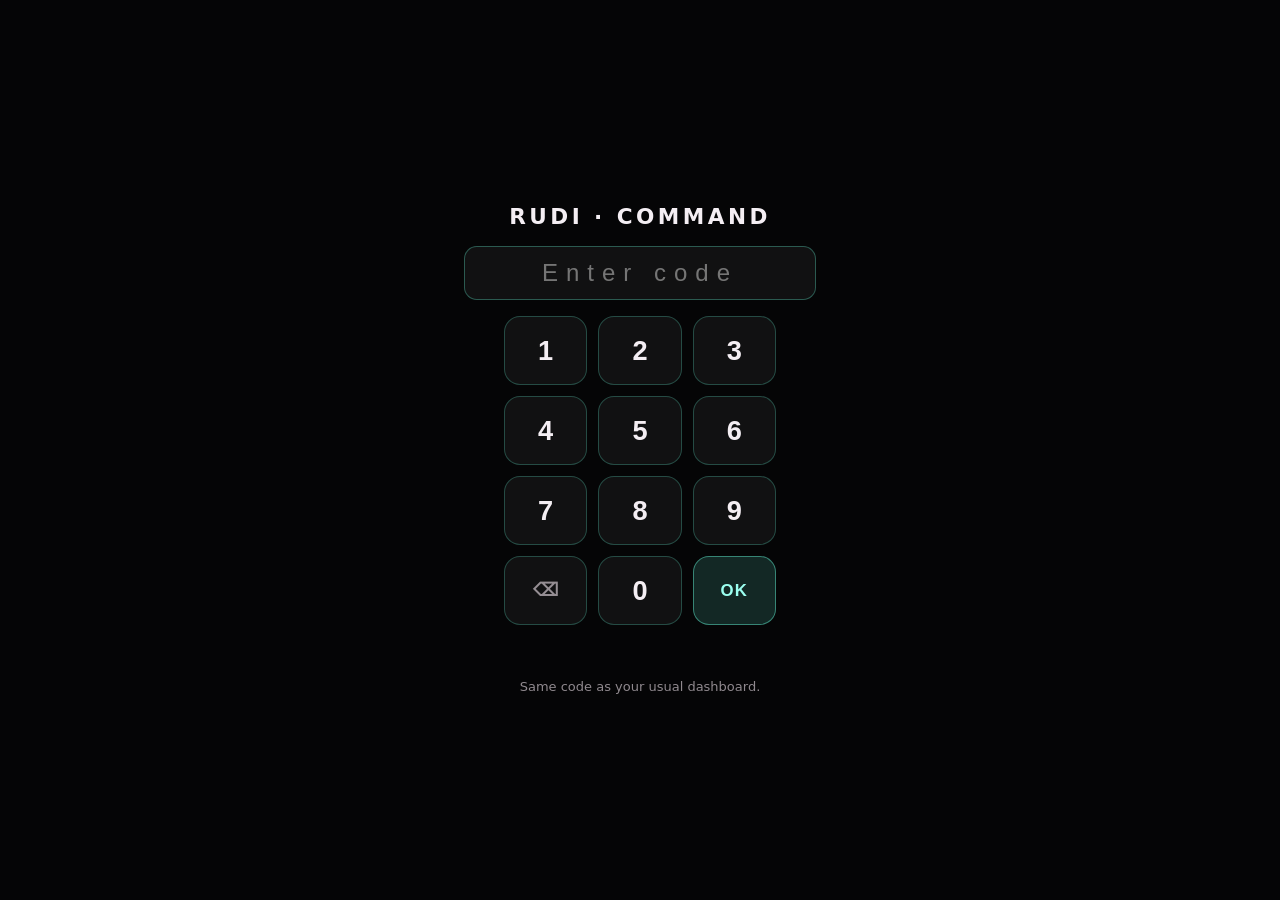
<file: _ARCHIVE_OLD_DO_NOT_USE/pre_plants_button_20261120/command.html>
<!DOCTYPE html>
<html lang="en-GB">
<head>
<meta charset="utf-8">
<meta name="viewport" content="width=device-width, initial-scale=1, viewport-fit=cover">
<meta name="robots" content="noindex,nofollow,noarchive">
<meta http-equiv="Cache-Control" content="no-store">
<meta name="theme-color" content="#050506">
<title>Rudi · Command</title>
<style>

*{box-sizing:border-box;margin:0;padding:0}
:root{
  --bg:#050506; --ink:#f4eef3; --muted:rgba(245,233,242,.58);
  --teal:#5ce1c5; --teal2:#9bfff0; --pink:#ff6ec7; --gold:#f5c451;
  --lav:#b9a4ff; --orange:#ffa94d; --mint:#7be0b0; --sky:#6cc7ff;
  --line:rgba(92,225,197,.2);
}
html,body{background:var(--bg);color:var(--ink);
  font-family:system-ui,-apple-system,"Segoe UI",Roboto,sans-serif;
  min-height:100%;min-height:100dvh;}
body{padding:env(safe-area-inset-top) env(safe-area-inset-right) env(safe-area-inset-bottom) env(safe-area-inset-left);}
#scene{position:fixed;inset:0;overflow:hidden;pointer-events:none;
  background:
    radial-gradient(ellipse 50% 28% at 50% 18%, rgba(92,225,197,.09), transparent 70%),
    radial-gradient(ellipse 40% 24% at 80% 0%, rgba(255,110,199,.07), transparent 65%),
    linear-gradient(180deg,#0b0b0c 0%,#121214 52%,#070708 100%);}
#scene:before{content:"";position:absolute;inset:0;opacity:.28;mix-blend-mode:overlay;pointer-events:none;
  background-image:url("data:image/svg+xml,%3Csvg xmlns='http://www.w3.org/2000/svg' width='240' height='240'%3E%3Cfilter id='n'%3E%3CfeTurbulence type='fractalNoise' baseFrequency='.85' numOctaves='3'/%3E%3C/filter%3E%3Crect width='100%25' height='100%25' filter='url(%23n)'/%3E%3C/svg%3E");}
.wrap{position:relative;z-index:3;max-width:none;width:100%;margin:0 auto;padding:12px 14px 20px;}
.top{display:flex;align-items:flex-start;justify-content:space-between;gap:12px;margin-bottom:8px;}
.brand{font-size:10px;letter-spacing:.16em;text-transform:uppercase;color:var(--muted);font-weight:700}
.brand b{display:block;font-size:15px;letter-spacing:.04em;color:var(--ink);font-weight:800;margin-top:2px;text-transform:none}
.when{text-align:right;font-variant-numeric:tabular-nums}
.when .time{font-size:22px;font-weight:800;letter-spacing:.02em}
.when .date{font-size:11px;color:var(--muted);margin-top:2px}
.badge{display:inline-block;margin-top:7px;font-size:9px;letter-spacing:.08em;text-transform:uppercase;
  color:rgba(255,200,230,.8);border:1px solid rgba(255,110,199,.35);border-radius:999px;padding:2px 8px;
  background:rgba(255,110,199,.08)}
.hero{display:flex;flex-direction:column;align-items:center;text-align:center;padding:4px 0 12px;position:relative;}
.orb-wrap{position:relative;width:min(72vw,320px);aspect-ratio:1;margin:0 auto 18px;}
.orb-wrap canvas{position:absolute;inset:0;width:100%;height:100%;display:block;pointer-events:none;}
.brief{max-width:28rem;font-size:15px;line-height:1.4;font-weight:600;text-shadow:0 0 18px rgba(92,225,197,.25)}
.brief span{display:block;margin-top:5px;font-size:12px;font-weight:500;color:var(--muted)}

.col{border:1px solid var(--line);border-radius:14px;background:rgba(8,10,12,.58);
  backdrop-filter:blur(10px);-webkit-backdrop-filter:blur(10px);
  box-shadow:0 0 0 1px rgba(255,255,255,.03), 0 0 20px rgba(92,225,197,.06), inset 0 1px 0 rgba(255,255,255,.04);
  overflow:hidden;margin-bottom:10px;}
.sec{padding:9px 12px 8px}
.sec + .sec{border-top:1px solid rgba(255,255,255,.07)}
.sec h2{font-size:10px;letter-spacing:.14em;text-transform:uppercase;font-weight:800;margin-bottom:6px;
  display:flex;align-items:baseline;justify-content:space-between;gap:8px}
.sec h2 .asof{font-size:9px;letter-spacing:.04em;text-transform:none;font-weight:600;color:var(--muted);opacity:.9}
.dot{display:inline-block;width:6px;height:6px;border-radius:50%;margin-right:6px;vertical-align:middle;box-shadow:0 0 6px currentColor}
h2 .teal{color:var(--teal2)} h2 .gold{color:var(--gold)} h2 .pink{color:#ffb3d4}
h2 .orchid{color:#f0a8f0} h2 .orange{color:var(--orange)} h2 .mint{color:var(--mint)} h2 .lav{color:var(--lav)}

/* usage */
.usage-pct{display:flex;align-items:baseline;gap:6px;margin:0 0 7px}
.usage-pct b{font-size:28px;font-weight:800;color:var(--teal);letter-spacing:-.03em;line-height:1;
  text-shadow:0 0 14px rgba(92,225,197,.35)}
.usage-pct span{font-size:11px;font-weight:600;color:var(--muted)}
.meter-track{position:relative;height:12px;border-radius:3px;background:rgba(255,255,255,.05);
  box-shadow:inset 0 0 0 1px rgba(92,225,197,.2)}
.meter-fill{position:absolute;left:0;top:2px;bottom:2px;width:var(--pct);
  border-radius:2px;background:linear-gradient(90deg,#1d6f62,#5ce1c5 72%,#9bfff0);
  box-shadow:0 0 8px rgba(92,225,197,.3)}
.meter-cells{position:absolute;inset:0;pointer-events:none;
  background:repeating-linear-gradient(90deg,transparent 0 calc(5% - 1.5px),rgba(0,0,0,.55) calc(5% - 1.5px) 5%)}
.meter-knob{position:absolute;left:var(--pct);top:50%;width:9px;height:9px;
  transform:translate(-50%,-50%);border-radius:50%;background:#f4fffc;z-index:2;
  box-shadow:0 0 6px #9bfff0,0 0 12px rgba(92,225,197,.4)}
.meter-ticks{display:flex;justify-content:space-between;font-size:8px;color:var(--muted);
  margin-top:3px;letter-spacing:.04em;font-variant-numeric:tabular-nums}
.usage-meta{margin-top:5px;font-size:10px;color:var(--muted);line-height:1.35}
.usage-meta span{display:block}

/* money hero */
.hero-fig{display:flex;align-items:baseline;gap:8px;margin:0 0 6px}
.hero-fig b{font-size:26px;font-weight:800;color:var(--mint);letter-spacing:-.03em;line-height:1;
  text-shadow:0 0 14px rgba(123,224,176,.3);font-variant-numeric:tabular-nums}
.hero-fig span{font-size:10px;color:var(--muted);font-weight:500}

/* lines */
.ln{display:grid;grid-template-columns:5.2rem 1fr auto;gap:8px;align-items:start;
  padding:5px 0;border-top:1px solid rgba(255,255,255,.06);font-size:12px;line-height:1.3}
.ln:first-of-type{border-top:0;padding-top:0}
.ln .k{font-size:11px;font-weight:700;font-variant-numeric:tabular-nums;padding-top:1px}
.ln .v{min-width:0}
.ln .v small{display:block;color:var(--muted);font-size:10px;margin-top:1px;font-weight:500}
.ln .r{font-size:11px;font-weight:700;font-variant-numeric:tabular-nums;white-space:nowrap;padding-top:1px;color:var(--muted)}
.k.teal{color:var(--teal)} .k.gold{color:var(--gold)} .k.home{color:#b5c7d3}
.k.pink{color:#ffb3d4} .k.orange{color:var(--orange)} .k.lav{color:var(--lav)}
.warn{color:#ffb3d4 !important}
.note-line{font-size:10px;color:var(--muted);margin-top:4px}

/* todos */
.td{display:grid;grid-template-columns:14px 1fr;gap:8px;align-items:start;
  padding:5px 0;border-top:1px solid rgba(255,255,255,.06);font-size:12px;line-height:1.3}
.td:first-of-type{border-top:0;padding-top:0}
.td i{display:block;width:13px;height:13px;margin-top:2px;border-radius:50%;
  border:1.5px solid rgba(92,225,197,.7);box-shadow:0 0 6px rgba(92,225,197,.25)}
.td small{display:block;color:var(--muted);font-size:10px;margin-top:1px}

/* social vitals */
.vitals{display:grid;grid-template-columns:1fr 1fr;gap:8px 12px;margin:2px 0 6px}
.vital .lab{font-size:9px;letter-spacing:.1em;text-transform:uppercase;color:var(--muted);font-weight:700}
.vital b{display:block;font-size:22px;font-weight:800;line-height:1.05;margin-top:1px;letter-spacing:-.03em}
.vital.bus b{color:#f0a8f0;text-shadow:0 0 12px rgba(240,168,240,.25)}
.vital.per b{color:#d9fff7;text-shadow:0 0 12px rgba(92,225,197,.2)}
.vital em{font-style:normal;font-size:10px;color:var(--muted);font-weight:500}

/* video pips */
.vrow{display:flex;align-items:center;justify-content:space-between;gap:8px;
  padding:4px 0;border-top:1px solid rgba(255,255,255,.06);font-size:12px}
.vrow:first-of-type{border-top:0;padding-top:0}
.vrow small{color:var(--muted);font-size:10px}
.vrow.late small{color:#ffb3d4}
.pips{display:flex;gap:3px;flex:none}
.pips span{width:16px;height:16px;border-radius:3px;font-size:8px;font-weight:800;letter-spacing:.02em;
  display:flex;align-items:center;justify-content:center;
  border:1px solid rgba(255,255,255,.14);color:rgba(255,255,255,.35)}
.pips span.on{color:#08110f;background:var(--teal);border-color:var(--teal);
  box-shadow:0 0 8px rgba(92,225,197,.35)}
.pleg{display:flex;gap:8px;flex-wrap:wrap;margin-top:5px;font-size:9px;color:var(--muted);letter-spacing:.04em}

/* bottom bar */
.bar{border:1px solid var(--line);border-radius:14px;background:rgba(8,10,12,.58);
  padding:9px 12px 8px;margin-bottom:8px;
  box-shadow:0 0 0 1px rgba(255,255,255,.03), inset 0 1px 0 rgba(255,255,255,.04);}
.bar h2{margin-bottom:6px}
.shoots{display:flex;flex-wrap:wrap;gap:6px}
.chip{border-radius:999px;padding:5px 9px;font-size:11px;font-weight:650;
  background:rgba(255,169,77,.08);border:1px solid rgba(255,169,77,.3);color:#ffd7a8}
.chip b{font-weight:800;color:#fff}
.chip.pay{background:rgba(245,196,81,.08);border-color:rgba(245,196,81,.32);color:#ffe7a8}
.chip.later{background:rgba(185,164,255,.08);border-color:rgba(185,164,255,.3);color:#ddd0ff}
.chip.mute{opacity:.85;background:rgba(255,255,255,.04);border-color:rgba(255,255,255,.12);color:var(--muted)}
.note{font-size:10px;color:var(--muted);line-height:1.4}

.bar h2{display:flex;align-items:baseline;justify-content:space-between;gap:8px;
  font-size:10px;letter-spacing:.14em;text-transform:uppercase;font-weight:800}
.later{margin-top:5px;padding-top:5px;border-top:1px solid rgba(255,255,255,.06);
  font-size:10px;line-height:1.4;color:var(--muted)}
.later b{color:#ddd0ff;font-weight:700}
@media (min-width:900px){
  .wrap{padding:8px clamp(12px,1.4vw,36px) 10px;max-width:none;width:100%;
    display:grid;grid-template-columns:minmax(240px,1fr) minmax(220px,clamp(240px,30vw,640px)) minmax(240px,1fr);
    grid-template-rows:auto minmax(0,1fr) auto auto;
    column-gap:clamp(12px,1.2vw,32px);row-gap:clamp(6px,0.6vh,14px);height:100dvh;max-height:100dvh;align-content:stretch;overflow:hidden;}
  .top{grid-column:1/-1;margin-bottom:0}
  .when .time{font-size:20px}
  .hero{grid-column:2;grid-row:2;padding:0;align-self:stretch;display:flex;flex-direction:column;justify-content:flex-start;min-height:0}
  .orb-wrap{width:min(28vw,36vh,380px);margin:0 auto;flex:0 0 auto}
  .brief{font-size:14px;margin-top:auto;padding:8px 8px 14px;max-width:36rem}
  .col.left,.col.right{align-self:stretch;margin:0;display:flex;flex-direction:column;overflow:hidden}
  .col.left{grid-column:1;grid-row:2}
  .col.right{grid-column:3;grid-row:2}
  .sec{padding:7px 11px 6px}
  .usage-pct b{font-size:24px}
  .hero-fig b{font-size:23px}
  .vital b{font-size:20px}
  .ln,.td,.vrow{padding-top:3.5px;padding-bottom:3.5px}
  .bar{grid-column:1/-1;grid-row:3;margin:0;padding:7px 12px 7px}
  .note{grid-column:1/-1;grid-row:4;margin:0}
  .vital b{font-size:18px}
  .vitals{margin:0 0 4px}
  .td{padding-top:3px;padding-bottom:3px;font-size:11.5px}
  .td small{display:block;margin-top:0}
  .vrow{font-size:11.5px;padding-top:2.5px;padding-bottom:2.5px}
  .pleg{margin-top:3px}
  .col.right .ln{padding-top:3px;padding-bottom:3px}
  .col.right .ln .v small{display:inline;margin:0 0 0 .35em}
  .col.right .ln .v small:before{content:"· ";}
  .hint{font-size:9px;margin-top:2px}
  h2 .fin-link{margin-top:0;padding:2px 8px;font-size:9px;letter-spacing:.08em}
}

.iconbtn{appearance:none;background:rgba(255,255,255,.04);border:1px solid rgba(92,225,197,.28);
  color:var(--ink);border-radius:999px;width:32px;height:32px;display:inline-flex;align-items:center;
  justify-content:center;cursor:pointer;padding:0}
.iconbtn svg{width:16px;height:16px;fill:none;stroke:currentColor;stroke-width:1.7;stroke-linecap:round;stroke-linejoin:round}
.iconbtn:hover,.iconbtn.on{border-color:rgba(92,225,197,.6);background:rgba(92,225,197,.1)}
.when{display:flex;align-items:flex-start;gap:8px}
.ctl{display:flex;gap:8px;justify-content:center;flex-wrap:wrap;margin-top:10px}
.ctl button{appearance:none;cursor:pointer;border-radius:999px;padding:7px 14px;font-size:11px;font-weight:700;
  letter-spacing:.08em;text-transform:uppercase;color:var(--ink);background:rgba(255,255,255,.05);
  border:1px solid rgba(92,225,197,.28)}
.ctl button.primary{background:rgba(92,225,197,.14);border-color:rgba(92,225,197,.45)}
.ctl button.on{background:rgba(255,110,199,.14);border-color:rgba(255,110,199,.45)}
.cap{min-height:1.15em;margin-top:8px;font-size:12px;color:var(--teal2);text-shadow:0 0 12px rgba(92,225,197,.25);
  max-width:28rem;line-height:1.35}
.hint{margin-top:6px;font-size:10px;color:var(--muted);max-width:26rem}
.fin-link{display:inline-flex;align-items:center;gap:6px;margin-top:8px;font-size:11px;font-weight:700;
  letter-spacing:.06em;text-transform:uppercase;color:var(--gold);text-decoration:none;
  border:1px solid rgba(245,196,81,.35);border-radius:999px;padding:5px 10px;background:rgba(245,196,81,.08)}
.fin-link:hover{background:rgba(245,196,81,.16)}
.td{cursor:pointer}
.td input{position:absolute;opacity:0;pointer-events:none}
.td i{cursor:pointer}
.td.on div,.td.on small{text-decoration:line-through;opacity:.55}
.td.on i{background:var(--teal);border-color:var(--teal);box-shadow:0 0 8px rgba(92,225,197,.45)}
.td.on i:after{content:"";display:block;width:7px;height:4px;border-left:1.6px solid #08110f;border-bottom:1.6px solid #08110f;
  transform:rotate(-45deg) translate(1px,-1px);margin:3px auto 0}
.orb-wrap{cursor:default}
@media (min-width:900px){
  .ctl{margin-top:8px}
  .hint{margin-top:4px}
  .orb-wrap{cursor:default}
}
@media (prefers-reduced-motion:reduce){}


/* passcode gate — same code as the current dashboard, HUD styling */
#app{display:none}
#gate{position:fixed;inset:0;background:#050506;opacity:1;display:flex;flex-direction:column;align-items:center;justify-content:center;gap:1.1rem;z-index:2147483647;text-align:center;padding:2rem;isolation:isolate}
#gate h1{font-size:1.35rem;letter-spacing:.16em;text-transform:uppercase;font-weight:800;color:var(--ink)}
#gate p{color:var(--muted);font-size:13px;max-width:22rem;line-height:1.4}
#pad{display:grid;grid-template-columns:repeat(3,5.2rem);gap:.7rem}
#pad button{background:rgba(255,255,255,.05);color:var(--ink);border:1px solid rgba(92,225,197,.28);border-radius:1rem;font-size:1.7rem;font-weight:800;padding:0;height:4.3rem;cursor:pointer;touch-action:manipulation}
#pad button:active{background:rgba(92,225,197,.14);border-color:rgba(92,225,197,.55)}
#pad button.go{background:rgba(92,225,197,.16);color:var(--teal2);border-color:rgba(92,225,197,.5);font-size:1.05rem;letter-spacing:.08em;text-transform:uppercase}
#pad button.alt{color:var(--muted);font-size:1.1rem}
#gate input{letter-spacing:.5rem;background:rgba(255,255,255,.05);color:var(--ink);border:1px solid rgba(92,225,197,.35);border-radius:.8rem;font-size:1.5rem;padding:.75rem 1.1rem;width:min(22rem,86vw);text-align:center}
#gate input:focus{outline:none;box-shadow:0 0 0 .22rem rgba(92,225,197,.28)}
#gate .err{color:#ffb3d4;font-size:13px;min-height:1.2rem}

/* 13 Nov additions: stamps, food bar, inbox, investing, coming up */
.sec h2 .stamp{font-size:9px;letter-spacing:.04em;text-transform:none;font-weight:600;color:var(--muted);margin-left:auto;padding-left:6px;white-space:nowrap}
.sec h2 .stamp.stale,.sec h2 .asof.stale{color:#ffb3d4}
.food{margin:6px 0 4px}
.food-h{display:flex;justify-content:space-between;align-items:baseline;font-size:10px;color:var(--muted);font-weight:600}
.food-h b{color:var(--mint);font-size:12px;font-weight:800}
.food-track{height:7px;border-radius:4px;background:rgba(255,255,255,.06);border:1px solid rgba(123,224,176,.25);margin-top:3px;overflow:hidden}
.food-fill{height:100%;background:linear-gradient(90deg,rgba(123,224,176,.55),var(--mint));box-shadow:0 0 8px rgba(123,224,176,.35)}
.food small{display:block;font-size:9px;color:var(--muted);margin-top:2px}
.td-sub{font-size:9px;letter-spacing:.12em;text-transform:uppercase;font-weight:800;color:#ffb3d4;margin:2px 0 2px}
.td-sub.rest{margin-top:6px;color:var(--muted)}
.chip.due{background:rgba(255,110,199,.08);border-color:rgba(255,110,199,.32);color:#ffd0ea}
.soon{display:flex;flex-wrap:wrap;gap:6px;margin-top:6px;align-items:center}
.soon .lab{font-size:9px;letter-spacing:.12em;text-transform:uppercase;font-weight:800;color:#ffb3d4}
.usage-meta .stale{color:#ffb3d4}
@media (min-width:900px){
  .col.left,.col.right{overflow:hidden;min-height:0}
  #secUsage,#secVideo{flex:0 0 auto;overflow:visible}
  #secFin{display:flex;flex-direction:column;flex:1.7 1 280px;min-height:280px;overflow:hidden}
  #secSched{display:flex;flex-direction:column;flex:1 1 120px;min-height:120px;overflow:hidden}
  #secTodo{display:flex;flex-direction:column;flex:1 1 160px;min-height:160px;overflow:hidden}
  #secSocial{display:flex;flex-direction:column;flex:1 1 140px;min-height:140px;overflow:hidden}
  #secInvest{display:flex;flex-direction:column;flex:0 1 auto;min-height:0;overflow:hidden;padding-top:6px;padding-bottom:5px}
  #secFin .sec-scroll{max-height:none;flex:1 1 auto;min-height:160px;padding-bottom:10px;scroll-padding-bottom:10px}
  #secTodo .sec-scroll,#secSocial .sec-scroll,#secSched .sec-scroll{max-height:none;flex:1 1 auto;min-height:80px}
  #secInvest .sec-scroll{max-height:none;flex:1 1 auto;min-height:0}
  #secFin .hero-fig,#secFin>h2,#secFin>.food,#secFin>.fin-note,#secSched>h2,#secTodo>h2,#secSocial>h2,#secInvest>h2{flex:0 0 auto}
  #secFin>.food{margin-top:3px;padding-top:3px}
  #secSched .ln{padding-top:1.5px;padding-bottom:1.5px}
  #secSched .ln .v small{display:inline;margin:0 0 0 .35em}
  #secSched .ln .v small:before{content:"· ";}
  #secSched .later{font-size:9px;line-height:1.25;margin-top:2px;padding-top:2px}
  #secVideo .vrow{padding-top:1.5px;padding-bottom:1.5px;font-size:11px}
  #secVideo h2,#secInvest h2{margin-bottom:3px}
  #secOps{display:flex;flex-direction:column;overflow:hidden;max-height:min(30vh,220px)}
  #secOps>h2,#secOps>.ops-keys{flex:0 0 auto}
  #secOps .sec-scroll{max-height:none;flex:1 1 auto;min-height:0}
}

/* section scroll (finances days + socials actions) */
.sec-scroll{position:relative;overflow-x:hidden;overflow-y:auto;-webkit-overflow-scrolling:touch;
  overscroll-behavior:contain;scrollbar-width:thin;scrollbar-color:rgba(92,225,197,.35) transparent;
  max-height:min(42vh,280px);margin:0;padding:0;min-height:0;contain:paint;clip-path:inset(0)}
#secFin>.food{position:relative;z-index:1;margin-top:8px;padding-top:6px;
  border-top:1px solid rgba(255,255,255,.06);background:#0e0f11}
.sec-scroll::-webkit-scrollbar{width:6px}
.sec-scroll::-webkit-scrollbar-thumb{background:rgba(92,225,197,.35);border-radius:6px}
#secFin .sec-scroll .ln:first-of-type,#secSocial .sec-scroll .ln:first-of-type{border-top:1px solid rgba(255,255,255,.06);padding-top:5px}
.sec-scroll .ln.is-today .k{color:var(--mint)}
#secFin .sec-scroll .ln{grid-template-columns:1fr auto}
#secFin .sec-scroll .ln .r{color:var(--mint);font-size:12px;font-weight:800}
#secFin .sec-scroll .ln.is-empty .r{color:var(--muted);font-weight:700}
#secFin .sec-scroll .ln.is-today .r{color:var(--mint)}
#secFin .sec-scroll .ln .v{display:none}
#secFin .sec-scroll .ln .k{font-size:11.5px}
#secFin .sec-scroll .ln .k small{display:inline;margin-left:.4em;font-size:9px;font-weight:600;letter-spacing:.04em;text-transform:uppercase;color:var(--gold);opacity:.85}
.fin-note{font-size:9px;color:var(--muted);line-height:1.35;margin:4px 0 2px}
.fin-mo{position:sticky;top:0;z-index:2;font-size:9px;letter-spacing:.14em;text-transform:uppercase;
  font-weight:800;color:var(--gold);padding:5px 0 3px;background:#0e0f11;
  border-bottom:1px solid rgba(255,255,255,.06)}
#secTodo .sec-scroll{overscroll-behavior:contain}
/* condensed Photo Ops */
.ops-keys{display:flex;flex-wrap:wrap;gap:2px 16px;margin:0 0 5px}
.ops-key{font-size:11px;line-height:1.25}
.ops-key .lab{display:block;font-size:8px;letter-spacing:.1em;text-transform:uppercase;color:var(--muted);font-weight:700}
.ops-key b{font-weight:800;color:#ffd7a8}
.ops-key em{font-style:normal;font-weight:500;color:var(--muted)}
.ops-list{display:grid;grid-template-columns:1fr;gap:0}
@media (min-width:640px){.ops-list{grid-template-columns:1fr 1fr;column-gap:18px}}
.ops-row{display:grid;grid-template-columns:1fr auto auto;gap:0 8px;align-items:baseline;
  padding:2px 0;border-top:1px solid rgba(255,255,255,.06);font-size:11px;line-height:1.25}
.ops-row .n{min-width:0}
.ops-row .d{color:var(--muted);font-variant-numeric:tabular-nums;white-space:nowrap;font-size:10px}
.ops-row .a{font-weight:700;font-variant-numeric:tabular-nums;white-space:nowrap;color:#ffe7a8;font-size:10.5px}
.ops-sum{font-size:10px;color:var(--muted);margin:4px 0 0}
.ops-extra{display:flex;flex-wrap:wrap;gap:2px 10px;font-size:10px;color:var(--muted);margin-top:4px;line-height:1.3}
.ops-extra b{color:#ddd0ff;font-weight:700}
.bar .soon{margin-top:4px;gap:4px}
@media (min-width:900px){
  .bar{padding:2px 12px 3px}
  .ops-list{grid-template-columns:1fr 1fr 1fr;column-gap:16px}
  .ops-keys{margin:0 0 2px;gap:0 16px;align-items:baseline}
  .ops-key{font-size:10.5px;line-height:1.2}
  .ops-key .lab{display:inline;margin-right:5px}
  .ops-row{padding:1px 0}
  .ops-sum,.ops-extra{display:inline;margin:0 12px 0 0;line-height:1.25}
  .bar .soon{margin-top:2px}
  .bar h2{margin-bottom:2px}
}
@media (min-width:1600px){
  .ops-list{grid-template-columns:1fr 1fr 1fr 1fr;column-gap:18px}
}
@media (min-width:2200px){
  .ops-list{grid-template-columns:repeat(5,1fr);column-gap:20px}
}


/* full-finances overlay — FLIP from the button */
.fin-ov{position:fixed;inset:0;z-index:12000;display:flex;align-items:stretch;justify-content:stretch;
  pointer-events:none;visibility:hidden}
.fin-ov[hidden]{display:none !important;pointer-events:none !important;visibility:hidden !important}
.fin-ov.show{pointer-events:auto;visibility:visible}
.fin-ov-back{position:absolute;inset:0;background:rgba(5,5,6,.78);opacity:0;
  transition:opacity 400ms cubic-bezier(0.2,0.8,0.2,1)}
.fin-ov.open .fin-ov-back{opacity:1}
.fin-ov-panel{position:absolute;inset:0;width:100%;height:100%;
  background:linear-gradient(180deg,#0b0b0c 0%,#121214 52%,#070708 100%);
  color:var(--ink);transform-origin:0 0;will-change:transform;
  backface-visibility:hidden;-webkit-backface-visibility:hidden;
  border-radius:0;display:flex;flex-direction:column;overflow:hidden;
  box-shadow:0 0 0 1px rgba(92,225,197,.18), 0 20px 60px rgba(0,0,0,.45)}
.fin-ov-body{flex:1 1 auto;min-height:0;height:100%;display:flex;flex-direction:column;padding:0;
  opacity:0;transform:translateZ(0);max-width:none;width:100%;margin:0;overflow:hidden;
  transition:opacity 220ms ease;background:#0c1416}
.fin-ov.ready .fin-ov-body{opacity:1}
.fin-ov-frame{flex:1 1 auto;min-height:0;width:100%;height:100%;border:0;background:#0c1416;display:block}
.fin-ov-top{display:flex;align-items:flex-start;justify-content:space-between;gap:12px;margin:0;flex:none;
  position:absolute;top:10px;right:12px;z-index:2;pointer-events:none;width:auto}
.fin-ov-top h2{display:none}
.fin-ov-top .fin-ov-x{pointer-events:auto}
.fin-ov-top h2{display:none}
.fin-ov-x{appearance:none;background:rgba(255,255,255,.05);border:1px solid rgba(92,225,197,.35);
  color:var(--ink);border-radius:999px;width:36px;height:36px;display:inline-flex;align-items:center;
  justify-content:center;cursor:pointer;padding:0;flex:none}
.fin-ov-x svg{width:16px;height:16px;fill:none;stroke:currentColor;stroke-width:1.8;stroke-linecap:round}
.fin-ov-x:hover{background:rgba(92,225,197,.12);border-color:rgba(92,225,197,.6)}
.fin-ov-body .sec-scroll{max-height:none;flex:1 1 auto;min-height:0;height:auto}
.fin-ov-foot{display:none}
@media (prefers-reduced-motion:reduce){
  .fin-ov-back,.fin-ov-panel,.fin-ov-body{transition:opacity 280ms ease !important}
}
</style>
</head>
<body>
<div id="gate" style="display:flex">
  <h1>Rudi · Command</h1>
  <form id="f" autocomplete="off" style="display:flex;flex-direction:column;align-items:center;gap:1rem">
    <input id="pw" type="password" readonly inputmode="none" autocomplete="off" placeholder="Enter code" aria-label="Passcode" tabindex="-1">
    <div id="pad">
      <button type="button" data-k="1">1</button>
      <button type="button" data-k="2">2</button>
      <button type="button" data-k="3">3</button>
      <button type="button" data-k="4">4</button>
      <button type="button" data-k="5">5</button>
      <button type="button" data-k="6">6</button>
      <button type="button" data-k="7">7</button>
      <button type="button" data-k="8">8</button>
      <button type="button" data-k="9">9</button>
      <button type="button" class="alt" data-k="del">⌫</button>
      <button type="button" data-k="0">0</button>
      <button type="submit" class="go" id="signin" data-k="">OK</button>
    </div>
    <p class="err" id="err"></p>
  </form>
  <p>Same code as your usual dashboard.</p>
</div>

<div id="app">
<div id="scene"></div>
<main class="wrap">
  <header class="top">
    <div>
      <div class="brand">Command center<b>Today &amp; coming up</b></div>
    </div>
    <div class="when">
      <button type="button" class="iconbtn" id="btnFs" title="Full screen" aria-label="Full screen">
        <svg viewBox="0 0 24 24" aria-hidden="true"><path d="M7 3H3v4M17 3h4v4M7 21H3v-4M17 21h4v-4"/></svg>
      </button>
      <button type="button" class="iconbtn" id="lock" title="Lock" aria-label="Lock">
        <svg viewBox="0 0 24 24" aria-hidden="true"><path d="M7 11V8a5 5 0 0 1 10 0v3M6 11h12v10H6z"/></svg>
      </button>
      <div>
        <div class="time" id="clock">—</div>
        <div class="date" id="dated"></div>
      </div>
    </div>
  </header>

  <section class="hero">
    <div class="orb-wrap" id="orbWrap">
      <canvas id="orbCanvas" aria-hidden="true"></canvas>
    </div>
    <p class="brief" id="brief"> <span id="briefSub"></span></p>

  </section>

  <div class="col left">
    <section class="sec usage" id="secUsage" style="--pct:44.6%">
      <h2 class="teal"><span><i class="dot" style="background:var(--teal);color:var(--teal)"></i>Grok Bot · Weekly usage</span></h2>
      <div class="usage-pct"><b>44.6</b><span>% used</span></div>
      <div class="meter-track" role="img" aria-label="44.6% of weekly usage used">
        <div class="meter-fill"></div>
        <div class="meter-cells"></div>
        <div class="meter-knob"></div>
      </div>
      <div class="meter-ticks"><span>0</span><span>25</span><span>50</span><span>75</span><span>100</span></div>
      <p class="usage-meta"><span id="usageWhen">44.6% as of Fri 13 Nov, 09:33 UK · resets Fridays at 13:11 UK</span><span>Cursor Pro+ · <a class="fin-link" href="grokbot://app/v1/settings?id=usage" style="margin:0;padding:1px 7px;font-size:9px;display:inline-flex">Usage</a></span></p>
    </section>
    <section class="sec" id="secFin"></section>
    <section class="sec" id="secSched"></section>
  </div>

  <div class="col right">
    <section class="sec" id="secTodo"></section>
    <section class="sec" id="secSocial"></section>
    <section class="sec" id="secVideo"></section>
    <section class="sec" id="secInvest"></section>
  </div>

  <section class="bar" id="secOps"></section>
  <p class="note" id="foot"></p>
</main>

<div id="finOv" class="fin-ov" hidden aria-hidden="true">
  <div class="fin-ov-back" id="finOvBack"></div>
  <div class="fin-ov-panel" id="finOvPanel" role="dialog" aria-modal="true" aria-labelledby="finOvTitle">
    <div class="fin-ov-body" id="finOvBody"></div>
  </div>
</div>
</div>

<script>
const BLOB = {"v": 1, "iter": 600000, "salt": "sdkP1S33hTso06J5hRGrdQ==", "iv": "tpOChKXIeRmVHcCz", "ct": "sukmjn7hqQEtFd1yNgod/R4kMEXeg6Gy7JCvmHsXWOoXoSZ6c2pz42wWvgFgdTUpsD59+fu78mNkgNODF83jKYm+L3N9DM2AxX7VuuaaDvh0ygDijJTmWPh7SyJ5JQgDFbN9Lr0VV+XsuNcXEAZGT+A64nDyEwugkemzTLrlXGNY6N23W1OyrKmJdQ7ylnn3+9/cfMAWDwr3Z095k1Rs9HtabsfXBB/pxXENemhoPtr9CLU8OgGCpvrGeehN2Y5gMepjKVo2VCThKqlpyQ4qsRNV/Db3cDyMtULu63i5RMKFkhm24TT3mdc6aI8x7xS+I4wATwIlx2kzAKAVkU8tK+Ldx2ZKuThycH59rYi6PsAfX476Mos9rpRJk7N9eozaTopKfpAmJ7tYugDV0LLJMs/sXyF2L/m0/JUu6QalhJiRqtF6gTOhnqVUUIvzDy25bJDQDA/OoJy8EGRDrGStGy1THQqVa1zhrGiIzJPJNLQjIWI+QEyZb4XzC5FsAigwtcR96ZHXCedAdGtoyiYuk8DVVvLV7uXpfSVAGyUTdytmFmNXS9x6dL1CnwSiUNp+fa72ASV5rIcWRGOI3mOZaJl61w9ESFm34CxdECA6gtE0dLyRnhlvf93ho+zYT/OY887antLziHXLJOIBUqrPkWP6ehCuC7MeIMIPcO8GZbbIQu4hUxWpqWTfjuQVF6mpMvj5L8n3ale1jCxkA4JmtSjrxF6bakA9cYVdGWRik4H6QxdP3a7ClEUwGHMK5pMsd9IvHo52pXFuAFU8QD0B7Gr8ilZi03r8KaRKCjIC1s4RQ7barTIFZRVJdgh/59Gn0foTj1CY3pQ+ptAMi0tAwKI4z1pr9rm8b5Erh6WfLjsn9q6VmfIdNjTQmpVQh9i4/0Q9AzwXdNTbQybV4Pb1HS9+K+gXQAamS+o7s4nkyfjb6QZOduMTbAvYLozzrZrjm8DFn8W9qFOivtYQNGvSNO4vkDPQNY4SYtU80fwSjroWH3fKaqPsc8k6c14JNX1Un1FdfC9TfZZ/AQRgEofHxhGLaxpZvnL8tXkx2q25NHhk9SZHr2h1eKKG2q/RJWKFduyAm+fT9ERHUVkaHYxmS8076SuDviJ/lGw0D/jawXIWYMYhsHpjSawrO5hruPLhT2cmciz668bEqilXXyjkmnMb5w0WprkIhcvLfH2V0nbXcZxV/4JLNpTVETqjlccax6ew3NiL/Uc38L4NqhX25Qfi4UA4FU3QUQaes7fTlK1kBDUUoV+FWt+fJYbsPNiL5ZlRmmik3/lzEAx8PQai24bVMXBGoUbzkcSceGYm2aOuPftLyeEcM8oJH3PF8g6j6oCI3w3CSROO3MwS/jLTvQDRYihEXyUZ55wVK9jqC6z8v9zHpgxEyyjsFiL9wLAukUR2R87qGJp12W7Oc6RJ3susR+Gy1Ws1YEosk021Ti2hriEGyXVY4vvB8ueKgcJREGgKjCTNbOzcPGArfH2Ap5UrosQ3MfAEAbI7sVMX7tbbxoSSf3lKZ5Gpf84rRlpD0r/W093l9cIww5RaKD6AnUWGp+10TEqw1PxUPUWslSQhFyYMyPalwMXaaNkRgt4R8v97Lzh3ohqFFVHwj+j0UKw5Eq4axF+YY96B+PU8Ncn8bE0E580PUY3z5s/xLzppgEP98m/pfznqTIm+EI1YKH27IH3FZfYafvEZvz9/fjnUKvFIgpb5yCxyaRbEO/P17ohA75fdmcNB2lvr8dVdlZX9+xFAdcHxNgnx4Lj1XtgVfgckyR/CE/hmA/piaJHnmTmqpnSJB54VzPhQlP+f59347OO6xmADxexy0vrqeVu171tqyeJst9xKgtNPSaBQ83LVcFnhAJ/iqnG+cETEyVdzsFOaDwjeCTSWf0tjDaYuKUvo1RQfCVf4eBMcPWbzdfS13bPF7kjMUsNjFYn2Rm10LqWKMfgfHGNnZoOwAXYHYNoh6k1GOO7GFGSIwenHY9VSTxVpyVoxiluJHOCxmQ/h0CTFZiUsITf5MaqQDssvIWrdaxxduH1rHcE8THg9Kmgn0bYZqZNM8qsxLjy4p3IGp2ROA/tphhjsAvB5aZ87RHc/e4xoW0ui9dIU2Wwn2igkpxrDuxeEeeWQok4eQIUIBEXge+i1F0ihuPdahKb+oQYV2A5oxspaXUukz/0ADsTU9CxmIWloW2QJwOMJY4hqGN23MGCRwK/m9/cFGdxcXs7CcIORH0qtq/qpWbupLXaY91ZjS5oo7emTsHfg46AQwIM2eZr3QAK7eRr2Y8xuhGdz7lBEQKET7SzmBPqIY3juBDmnqyP88Fg05tavqPRCAv+XpN3llA/n6DtGZN/SxOx73fZZHb57YYcNq94vdkQxV1Xf5dpa+njVwCeTkg38kZmjBBN6yKJdByOiU6fK+ke5LfTI5NdEO6IxDHpYwgA9iMBJzPoybWI/COH9QYXixg5BGKB8W05p8y32ecu9iKFpj2IfQuZuJyGfp+IBkptLnGHvbSQhQJ+mfspZZFOm7BMn/NTMS1bhCRp0AmhjGHTBD+3P+i+gF3FkEjXKGVA5Co9W3+m0Ous5zPV4kf/IBKP8AFMdDFi87P6dLxH43sovRnvqc+GfQscKU0W6fCLNdz5zabkXtiA/BShEAJK2oRx7EhZ1Q0OvacyWVwNel90645EiSFJtxzYjdqTydCnaF2/ybRY5z2TO+qtUsGmgYm1MCEfj8Q2p9uHza+hReNvstDls3CfgqJ+VS8s25vnSKuDciCMRb57P8AV1xe82UvC376h1GPtKVsP3JJDkfLOAmwGpZW/veCOfZOOe+1te497UZxQS7CqIPIc+lp3gXAsDzPZUzRaWDv/MKObVY0nukaqNUpOQMnpNPxvoymXaRloU6ZA1s02oU6VkDZcW+LRvFD39/6ppI4h5atvK9ILvmo702iGOuukHzEE4zBjOJlc9Dwat6PKkdNXf1chD/WT9Ib/5Qcp4pSpWvsWtyRp5NaByr2cYRtwET5BSXPT5Yk7ZENJpJhDKCRpYWM3tsZ7OoQ9W5tFHkaOiICk8aoUcb6/PK8bikiZ5UedEFpcIiDMNK5FOEZiTaPi/zysQEnOFxLG/QJQ7K0lphakJl3iulL5PpZ3ZTDfCflqiIUiOYvYO+u0gbg+DgN4Fqn4a/uk6RK131osM7ERbxiCw/AEtc9Tm9ST6LAjHU4WHsdTTQBeJpCbkMHCMxCi0FDDZh7Tau9Jmwh7BOX2wb3lTNyLwOPvdjedHuOGboquMCOG2F1DaCbhMKYevR8xHxh2gKRUZX4PSs7JqTFlba44KWQdtg9fmU35k3KXtOkDiFukFakQHBPsCeHHCUzWNHKXRbGlcNLqQY/IcUrjvSaEMhXHJIpp/PvndI/9dTNcQRWONHp9Bprofx7M+tNQBwdLYcTPaPSh4DzYhZU4+JqnVVDex1oqHQeb5majud5KgyeN0A/jpp1wkvC48oGH3/LJsUcNmCExYyTJqS3Frj77fIGxbZCTXc0QO35yAZHZD1+U4iAmBWW9UePVKmpGA4e8OtbgdAnXNNBGG3YlIgKmM9z0MqDF0WeLKEg0GrCK5883hm0tMYYxDU3cvHfIHEx6ygumDzCXVNYkl/yH7QFvQE+hBlNW5Yy30dh94rPbFjRE2ORrCdNIp+NyaOTCXjPnPvbDvA4CvJKxJWhwXmFXaXcOSkcbOb6Sy/UpBSsjKOdkGJY9fDg4U6g3Qxjb3/OXcUCBRH3cg3PqA8OLCpFny7s5c7bIUNlPjlRDlRR5ijdvmowhg54KF2qPWLPM9xqeol1Bz22jshUat8GfzLYMBbC1AesZ16yXvxpilAKsbpr697hS+9VXmRIDbVUmB3RK8gJKdmW5kCqueJoYxgqox76N2ga0k3F4Nux7IN6rZ1/g6YoXxHwE/etQeVD3S4w6WvBcnQUQ77rdO10fiJPWErqc+n6j0RRJwqSd3Q8qH72P1VYYCf8l+f8hUNLlcUAt2EXDVZis/+BcCJkTn0vSbOGw3gHHOmN6ggGrPrwoS4UD54qIAmts8mK4PumW2D4INkvcDFopUKnJd5xbA9jfS088pTd/SNsAP2rkHHv6+g+P6ydJm8Fqh+IGNdxQIYTjjJEAn+3C/61zHU9zti7sSDCjstsxFspEd6zQUKDAFl5gOqAftcmc8C6Ci+C8Ca0CqVegmSwrz3iItFJxK4lYlFiCRVb0eLRrleeHoL8vnX+V/[base64]/ZWBGp/eBD/cD+4lZ5mFXyzX71xqiSLzwGGV1XjRje6pGpgSKseKMMwA/ZTpUtgpTkjrNCquavubXUHwMj9xkBCv7nIwYNCj/LrsrxNSdiBERb5BjOFYiIK+AVBvi6y2X5seZkKm+XIUltGTiojg7q/I0C3lLHvJUTJ7qfQbR/UxwjiKu04iGcMmo78XbDu5WgvVzeD8f/vyYBXvnTMNLvFxFF2hL/q9O0n/4Jc38WMEaMziDwAjXYsVquV+DUAmBNCjBNYc0x7gQdMH3p30QMrd0Sy1eF/egCiRheK5+elWDfoLJYsP1peMM7bK/zxHpeAL3fxgqkyFTiUVJMuFVvfu7W4MwB02fiQqYuubsGXpPtXimi8grrxM8WcG7XxAV5DyLppWS1c07DaYksYd+IriihbYXDdumASEbs2DbjGX609bMpz7M9MyDNyE6pp/jSggQ7IY542VnqWb36AkThF69JH9t9KOBGwsAi0rqWNbG/sC4Ymde66mTHlHsmljjHRfkr6wwM0a5+3m/ctrhHhraZ9nUWPhltwvsOiHqFq/4aB9SZBaKJBw46P3cwUnzFiB+OiL7IzIcsxYin6LXl4vNvWr1ZnQb+QHNV/pkFmRmtoMJu20ARuOm9kS0/U6vAN7EDaL6YEXIxvvRMgEBkwj5lODBVmbqy/54USa9UnQ0LPlPnd/y74Ukvz68yQUZdDNptfeziHiXalekXHe2/mA1/t/YeP1ViIJIbr5RP55sci4XVI1cxLZt0T+nWAXVQq3r6BpFx//fQrq3BvIkh0T3E46K8ElbACLS2EN2tt7TRPiiuevbMSCrcUlkUHf2NerXSlWL4Rkn6smOiOKBQUepVJkfMFc8BnMwz/rUyFoIerxBBiImXqDeEBC53HiyWuge0RpYWpuh9O6T3Wdr5Uzn5iU8qHL0TXBGwSb+SpmcJRTaAsBGT7s4ZzcNaPndhnUQnvNhO7pQWRotOMgWXYZ1xN0zFI2DzfOluSoG9FKd4H50BJe+PBVyCWus9sWRdAvzb/GuFp/v8lFTDQ3xx7+USlIImqdEyO4wM935qAKu+GAbfl6Qc45zzoplZlvmWCqoC+I3TpBBDJ4vnHCQY1dKKduqjmw+MvCqrmE/hDhjJvbvPxFGueuRbK3nrmewCFz1FnDPJr7vpXPpQFt3AMrX/Rnzo1vkpYSw1G4o1G0GcfR48MhEBnKvGBNLKTGap5SmST547AUERQRmx7UBXqrzpqIpDwh99EKWDk6BW0RA2LobDht4/zGii/yK8o/ThTcpkyE+Y+m5bQ8y86bOsNvkkAPxqs7Qp7JMGiGt8Fcn7SDX4S4H+gBoJAOp3cFgHvpRi+K0YUmyT62BmfnAu5gTLW+WvOcm2n5ClBCjXsBkiV8jjq2dv2rPz4ZrPutaoioZRTwB5L/dh8dzBYHYTK5MRdeB/9YRbzmAOfMy3cJqTdQwGvJ6698jySl8j+RP2AoKiVvVGs7tBDkWV1CXF0CjMOBSLIoGeH69LRsIe4i3VG1CvRDfZiOdwYA2PDb3d+wVFohqAN+PesCH2IJU5jtchTGoMw4eO6qSJzfstLAtN9djbpzltWMR/MXGV83r/miHFAdTu4QWbQr7Vm0MTCDS7n4ich99C3anA8ZpbQs1O+U+ItBLQzRfL1DI28s+McMh3H3w5vyXFsWnm6EXo6frL87AqSS8gOabMF/R3a4bNxZcDILK9ojd0WQHTEWqVFL+yzMcUuijdivr04Wp+mgGC13ygmvq7iJe11mUuSS2JtKH1LMuhHt8gVoLtLC2sf8JsDX3O8tSL78/U8jYKZocXlPKT1+sG77jL9HM67EEeFLk27DCKBRHh2XNxSlU+cQUihfAnAZdFKOsRD2Ok5eEr30suG25y3Lht1PrcyIGHH7SWwSSVy8yWNHcfoqIt5zpN7taI/XpU/Dn/hPSFfzbVdIRhmIJThtn+cD0A9k4nGiBekqhWKluhm5l5a5G1Rm7iKcj2BxAkNX0lfVRcccKK0jUFkt7eB4jCrQjfM+GEcCrIphUtB4+agQPBI02o0YyycSRavi7oePMLqrvAUobMB1clcSfkkE/f8A2FvG6d8bq4dzJfG7ET2tXRj+G/pWkyaScK2XCwdGyHuK7iOIZLQGSjZxTUUTOUJZPPNmQRhiVKgSzQj8BVzlEq+uZB8aOuxEgpDK2IgqinYlQ3AYzOxwv/mMNosOXdEWZRiqOkNLpAfo70TgQjogCYBuwaKrby/fBkEy2ylOCzZD5gtlrY/zxfhA8ng3OE22TQBk+dYxUoPpKZ1iFuXAG0FMMP9dn4eZvlrIPdVG0mnSlNqU0faXv7uprqaK5EO/awk8hPKzx08aUfIIbs3Poz0TzXI9eEbY+CYmTDPHl1ByTbc5fD0fO5gb1q5EygX8gBUkGi0EWb4k7a8dVp4O4xPIfnKYNwCwjABNTkFQcQIuVDdMyOYWJZOeHohVkXSVlKkRCs/nenTKX11mKbAsVahOpmoYRSxZRr3YzgJy4MLbYxSYA9woJMOvwKa6yc/oPtkgloqMrAIFPeed8MxqzlCUsyIVNynbridZxhndWu6Ag6jD3LKfd30CsecrazvPyrSX3JHWRFutTs4MSX/Z1w/[base64]/KF1Mc2loaGOzsQ50h/7cXyaWjyzPFvq6xv9kZfy1MKrLrzX7033feBsTvqwC3ZNM7gsRSz1+W97htONNTQrOi9S8wjbXzezSNJd5oZ2ZWIGFMeyYTKpdw2sIqzfRZNM3/Ad3uYqB0Z9k25V5D2HkSSViD4ipaIH8QZAg89wtpNqKjOUnxNwB+u1HmGMFFHvfZ6j9Cikg8i4PxMC3pl+CCCLtSFL2DYsaq2ejyjbRXGIG/QijOWgR5w32PnFsik1DQuWLT0P59LWbJWyNUCObNWgp57nN6faiWZB1HVlSzxMBnd30a+eRmY8nvY/FfPVJKHCs5fjupXV4W+/OQ2txyQ+I7wLk2UKm8WhuoPRLVKOzCJhIRbdasGLP6MzUqF1ttWF7UzhG6cPWJOmGXZDqztBUEGyNU9peJNSMgwpFiN1hXb+2lVpZ6ZiQY5vRgDqlMLZWk+L8SGMXOHr5uPaH3k/XTCqm1Pcx4oLnYeScTBaFitJRAN7fYC7obFQVgUMmUeEeLjH5PQ2uol+DK18YOgw733PnCGNQy1r6yOZ6K3Em3EGRljNwdyIaI75SpmhRfRyzy6u9QuxAhseUOAlh1GvQA5tE41/EJeKzspEC7qZJ3+q90Qq98huW0N/sTyoqHjvbQd/plL5r7CbhL11JuwxFxXQI5jO6ENUjGgLPzhXLkilajXgI4kmAOi+NybKWbsYzV2wigeJDrZ92170b+/oSYuYnJ6oZtoh85d1jhukgZM82JMqzSewkI+Z7ueHLNgHTvWoGgM4sRIEasNfvZZ1Om1W7hifoBqPD2M4k7bIVZDjCz6bSg5EUteGmZjhfDRbHgkIlu/Fqbodj8yDzF8RpxOlxTdaZXFreVSFNJ0TZUxgyf5CqHfbCoZOkmY11wY9+/+EcVZL6FLB29IjTbUIwVMrqthfRXT1Wcq8fEhA/0w61ByyT15Qj7O6HN8X1oHaVABZXJc6a76b0qjsb6Kzfun15WUvULoapDJP8rFAu9wveQmJxyP11Vvm1rGHSF2yCBeTOiZzyZFZPUc5bXGDWVpQ5TuCLjFP0KOKUOhD/4ZX8NV0fAX0/B1LIYbifdFKbHk5Hu/+5rZ2shGQa2Zn2o2NMwR75v0oRcNncfEA+n1D1F2PVLL4EZJvZySIxC6PyDcwpCxU0+C+N2ZxuAXteta/I4YqyyvQf4a69KgbXIAbvSRdtL99AjsniZcowNyYSMgfPexeCHqG69rxwIe67YdRLvGj+/Hts3FNLbGrL64kjJ5Ieu430qfcHYbvdfCiHDVUiGgKRSHvj0vff3FwM8239f82XLTB6Or9X4fgMjZWeaVp3VXd8zCH9QqtkenIt+HHC7JQzjwQy2ISQXGlx5sZ3DBIHLzgWe8I9mJIE8H6zjUBmdYojGQd3DSEpFaKzPHg4PmCaSWR3Yv/wdmP/ABH44H8iRYozPbdsDBRN/iJfuWbbedw39a+GEWBL9q+ZQmI2T3f3unrvd7D6RoD5v4N4G0asimtkQ/e0eHGAJuuVNxuXz1YWKqXwO/YT1m8DFK252etBj2Yg9oM4QboHfB7SIgngDVim6mi13uhs/64BkfQ1D1fVNcie6jY51BcyZQwfoza5sAhtsrCjnuBln+8vHqNK25Yq/hVLlRRpXv72qbdR5gojQHG+XUpJ8yHYiNhU3jZmpVXtkBykliUQ6hlUiL/IUE9mjpNDn92QvoaD0r+KvWFaTX0is3k026bc6ce+cAVsWEaJPhfxlT6H1NGhnmPO72ECCQgbv0KNlVD4ticoO/kE3+N6nq8Aw3s5lsFMbwPLY9hXwuDVyHi9sx2blE7/JsfGk0AhN2r97MpHvRFZwiKSynwajrQMm5XF9RKgvpHmmTfLCaoY4NGQQl60T6wk8+zgMCUvQBUqgGShjcURsvEptgzgW9CL+evtzfg7eW3Zh4G/OQyuTDSsu83DizQy3QhqHde8aQewGvG4qAwFH1UboIlqIyv0j/3KFkfIVVXCL4tq3xOImQfU8XArY2mySfN3RRFAs9i8RZEZsvfml5XtBF4xHGB2iqUutOIR7PwWf8fUnd+W4mt+v/VT2d506EmBsMCtfGbDCei+IByLCqFzAsXJwYwHJ3PWjQfXHRMttnLD3K8dzwFy7G0Ncm358hF6XF2rcU306StF8wVs0vVmNKOhM4LFGWxNwkmPcPAHzaLmijadaTJM2iqCzDmgV1PLeQGkgu8UYiVnfezUUbo07w1XCyXImdZdVK5hcm2hO64p/sco9iotRaih+TrJPVTHYWG36cRYOOWJoCHKvQKRE8qzPoZ2P7kop6VoK0xBhKy7dcWW2ffPkn6A3s7xrQrWvxdkyXBL5yAqX/tN4k+Q+UEJqFJi/IV1vMG4oaNGlcEP2Lshc/dHYKReP1uSzPTkzau76WcZlPI88JXaDjc5M2H5yfPkQ0gkQGBor8wCiV4EziFn/HHXnD5veqk87uA6qxA8zgCDmlhwd+xSaeXFV22BUZo4O0q2l0KWCwYVfqeoDw3HWI+TPFwCRVE/HPNVgzXSMH9FbVB4dzeUdVjC2TTSUDVTb95SSYLF/4wtg9o3UieaM14AUKKa3hi4ewG9TmrugxoW+47QoW6wYUbab5x26/aCPXXGQl4t/t0AfWFDgIpo/pEXI4bpI4AwEnHgGzBeDMwCLZhOJhQQIFixIisKCOxcXacktUTqrVk8X2DxBBLCTe+ZsC0zVB1G/mOyTyIwCcfSrd6kfJbjqYtW8iKkIDEI4afOxk++ijJ8/F9t+LuXLcU+ndzI1HcIh+l7IsplB+dBkTphNNvmzDcMyJO+iUGXTl5TCYOT+1QVzl6Ai3Q0P8KOi5SuamW6Ddx2qr6zvr+LsKQ3k0+Z+ZB2t7cqaz9+XKwrjoeONUDu4se0+rqUVjn38OqEwgpd+b1mLgsLUwtlKNyslzz+Ffa7IHAPz1bwJx3D512gtYuGP/yBa+2XB9TOEabKku4Z7E9APHBbjCMg3me4NCehz3XbZyNLqydUVKYEv+iQWNnrVqHDqT1iF/IoQbBpks1YoBGfJIZNetQpauGmj2v9A+pPqq4Ur4BqCR1iENoLIO7qox4oKFiFrpfKHJ0CTKzvEnm1F5Z8Jq5cw8mk86llFfDZWZhjg/OklJ8yT6+gCEunRyMLegPLLHIhh+JRnzccFFYYCt9ook9+Ivhdfq+iRjHBIHGNKnpD7fPgmxsln/umbjlx4XYDMyaWipE3hoJxyKa+a/EBASLHZLddxk8H6jwY4eMTR5LYeDDE4GE912vi9zXYDzWmsTeksTutUCCR6q4yFA5mTTTiWHZCXqI/EyfndY0OndwzwPr4b5v+1nOuI6m1NqGd2cXw7z9Ms/fVpYcGy/a0ZqeKU61/PZZw9vkGjhnwbntWK6QonZqLBif7i0VRX9xls9iyi6Hhmz/DiM7+UjplXQparbWC3gFggThmouu8/BIrVAt1qSOVrI38oSYrn2a0Ic7wfMu/+fDdaKpLG2oui/WqOTVkGqLWecPptOkrOOyjd4ETDeuBpyIZpWqkf+veQmsjrBJEuBwm86uxLt7yNyzI4lV8aADUvKfRaCsJsWX+3uYfjG1i/9BkvjL13jt+1JqcOiJU68TUPyVR7I4TnD3KC2kO5L+1KrFF9TPk44oHgd14rZxrTSvSiSMHvJU1TuoE6QtNYx4UdrOezrKpSmMMOhL5O0dSUn9vU7QPxzcsJRCZypjRjz2RPXvKZgNJPGAXOiNdR+WueBmDvJj6CKV3pLdwlaekTgrkiGykyr//jKHnDq0gkuSHHiG01LDKX42ujIlrSAlREwlTiLrRbLbMEZ/p0rTkytf2jILjyv2g222WetVyFdLDQiM3rMIKC3XTO2RFCcrpq03W/0OzMKPULd6YBsd7JGlakw9jIixOxotpsTBWxdfEn4TFlc+vyJWbwsmVXZMYbCIcfvRIle5GAltcPYeEK0CrN7JHhF8CPHO+dezyGVTupHlxCuXVP3pq7D/G4YIcqYwAYTCgMZv4pDbPvnNo7gy9xstMO3hDXfVz+p00IxGDfollP2LqhtimaBa0j2ojOquoY5VtPEbIynB+jNXLk2VFXZx9h53NBYhiTEZmkFlpuYck8nout6Tz0uOBQFgS2wc1cs5CB+/cFMWRUsb+cqBuzExbZVYNW6a1Rsb9D2e+MNiY7nwLzI/99xXws8LV+T4Le7ZQFeCcNyN75lqlu/mvzIsV7fiGhkXmeaA9dk6KWellzusY/[base64]/Ikqi1UsMv68z9ru1eLfuvoAjgPjF3zK1I0afouqyc5MNBujsSvGYc1wGGO8cVVNygBg/XJxtotF0xol6deQMt4FlMqqv2C9sjLnREAGbZHuGnr35q5XjO3q1ClkSYM/4UWHJtrcrqASvSErhfaHfIHB2PBcCbLRiabLvsUvz0r5KcG09SCq6f3tcymAM+yGm2M1r08GiMZiJ9LyYH/3wZFS1kp4xqrj0pHr5IV1UwpAlZU9tBayc/xw+cTRcoAmmdSDhqdoHyn1JvSpUoJ9hoTbEuCla5DRAGWZ42th/mCFCo7Mq82cYUqxIf1WDillCVzGBtd+Hx/bIKqhoP8KK34530Vxu4gLDTRzFbH9IoCAF/JcaPCTYqIufvXKdSxzO2cehB9UB7jgoT7RLRrPUB8HUTu6huxxOkge3kJR9oiI71j5+AIVCrlQ7oqcQhdLjcD7eo3OQWEgqP5SNtkLRUroIzMzTB4FQB/h5Eh0e18c4Kl7eyVf6jA61u5GEZcYlGpTto5HHA/owx4AFE6kODY8Qp9BYH4QuQPyrV6K4kUKDWmVymKzQGkVnFJZ7dT3gCrmsvlOwU8hriotCcQu1x8IZ5s8QPyaUP5Nu4X4VnzZzFSlyJBWU8pAPl+kPlbqUZf5XCGvdcCewPsNfHXPopQF2/[base64]/s/4hWepuPV4buC5AjwR28VCoEUceS60cuXfU8D+o11hlxLTy7CJ0VV+PvghwlrLMRNxw5kIr5NVNC1YTAQKC5gnsixqySXKv15AuqXm8LE/zFVkW5/eApxnf/Dn1gvkaj85QnmBPnI7D8HRqwEHFP50nRiifo39jSGmPBMjshMuiv4uaTxXNhCgFyU2Ae9E22L6MVzBCbIebu8MXK7dJLHF/JW0jMrlMAFDUoTcnpXCIVAOKNy0vbm5cwj63+0GfORjMLqq6VNqDZt+hwsqwMQGko0d+V4vR68VnXMPfSX/SYEnpRyKIhfltnn5yTce+9lHGn3dhzAh1Gn30/vURKAMG9RsIOt9V7LTOtKKwXiH4AQSigGkl5h5VvmrSAKq0XRQFLZeHDJJdcSs9Zfcj7j9eJk7bCD+v+JS+Sm/F/rsnLU3RU3RVj1PWLpuGlRninXMH5cMRGb5JIREHcV8JcBIMgJAqq7ke6H1yO814ijnTvHoxTlWZ2bMK67/Veeh+QBdAr5rVFi3ZCEheLX1pv2wV/uNwU24u51EQXOU7SMRSIBXxz3nAjo8Q3CYZYNrcnHNpiRrNXyqPc+yKUy43PvN2D7BR5bhlGSkW2kP9S+iYM+PR1VGUtH/IRD9TFCfQNrKXk9PyPV4s2/6zUIs+ncQX/kDne6w9icaQnW+/VprI2LP6mWnr7hpukl5aB+/dCn4Qt94tuVRmAdVnTjRao/npVjOcFgOzBIb5Qrf/kmSSt2xwm1uGoadIvccm7C5rLcD3h+7t7n8UsvTH/2ToyhU+w1NZS7m5VDvBHvOAcbbGusp2aVYJqd7SQecTvCyf8MXuFiFxNJYyktiFUvpAjkjt4p4MwuLBvkedt7+pYLqiplh2QafLSsvlo3BsoVaIGeQJyAuzWUrFeFcifkeu14qLNxVWPUvkJhukPDO7x78yu/3WKazopiHOTaXdhcCbXdmNJud1eSyQPv42qp7bYISdhCZiSG6h6Veg/VkhqQiMfd5pCz6x/vFRq/vNzkRfWO6OF6SzoaaTIoqNfzMCQSLSvp0mPyroJ8APv05f0o9LI7jX2eOImvauQPxBI79Rr+Dvt1uUtGnLhAAz+Yk7ybeNQ2m74EqSWme4x+hQjC+BdLJ0B8w/1yoKZzJoYJQpZ3MvPILOiG/vhKpjVaICRA7y3fb1Q+6P7Gp8tiRwmSWnliiQT7AveMcOAUG0zk7YaUBu9mnwvUZxfvpdn94HK9aMpWb8L3bi9pXS/uSQogGBgXz63qjwWrvFyxN/RmphbB5FNhtMGnMIKPqWe/[base64]/xrEzsmKoZkCmCkFRVzrl5/LCt1Kx39kxwoLxMGmEHoQtor5m+wZitB6fa4A0nbOQSkwztxaSBMad5hkIKfLzQE3/voSchmGlnelPrFSF5AwcjMjUeHgvlj3uv7AQ7kBwMKWZjEbCS0WWbPygWZFCvxejsJQz1fnMlvxhLHH+3W8qtU85QLcpRl/2N7uAAzZ48dUrF4Xof+RGnG194dzR03Rsj0bDsSH81xEi21cUtEyBU4hjie4dG50Rg/k31MgLSriWQudBmRdQq/JlJdmYBLh0JgtcKkKB37/rNlETMENovXwuplxKrGT479HPRtRi4e5ULCTb/Nj+zZnq0edxyDClt4I4RBkTUIwmVAG6yyqIizafnfuI4KCLd4MwRGt+YLZWo3yUxOjoMj7y/xw0MWE4mqd3dB/EYjfl975rRsAh67Zw9zz9Vu56OiayEyqS0gfZBKTgU+c+PXkss9cpPhVI3sKkzPz6+R8/+Jo2K8ILceUnTgRnAd33M36kbJtVbhCHrdxKX2RttsRUEzfXVPJDKUjl/ll0OKpzkfB7qFiylqNgS67KuLXEfEXAvExPXbMAEQKXLC2cQW/oydtef5CJZ9oelQOpWknrb8Z5CpkMn6/vDGfyQqGwrvFOXMDykdjgC6t7cBqoN9MZKKareNG+zLDmMsMRxh5LMfDa/BswB+9kwo4Iehm408QC7yqhVYVWhYeQ1zFSiLOokT1gT+cCl32RA8bA22ucwOWKrSBNGn/eCg75YVvm/qpNxCNN7NLT+VQcRUxghcjvwSsAp2HbLTj577lrPuaxf+ewNBWrjywyedIQ46kyfnD+R2+iO8tcnPGInF5WwkiMgQt+XES3AKGc3/bFInUpjIem/8+W7npBRm9iiLvd9SM7onMO0VfkvaLlYC1QxqaPWqbgW4xgigNmV6HKxay7urEQ1v6blT/fB5hO7pz01RVW7cCtKB/0aN7plCWf1M2nERL2EdV6u1sbPoW1cqm13hTcanI0bjZ8tehl5DYUjZIib3/o1Xb2KjnNtn0eXee+V24YLt0Az1WUvPGNl0T++aZ0kLwS5WEBe4P38CF1HHH7SqtW3gD9UOMUJBpB9k1DzP1POQpQ/OtQJBlxRiuddsPlVceqLNQ0NS5Dt/ISQev/wya9YfYZPLatWyfGNHaKhLBsqXK0alL3h8lvdpbrTdln0zQS20OUyMqm4STIQDleZxeTSSi+sfh3asUZSoC+fM+JOFr/IaH9Ryl6Osfe3DKgSvvTreZRD3QXtSYY76dAS53yA8DqUkHkkmOZ13KZidJBkQMH+Gk6UtDYA+x2vQnlh6YZx7tWQBt9HSNT0evUdhdijCpK0PE1Af+urly1BpM/2F5j6G/ofJdV87G947Nk596ClQBUt7F44/cO0d2zxjgZc1iHFqyCe1CDuLcibocDF1P637tYCZ+RLj+x2cqein0yenKCtl7X3RXbFQHZAbjQ5DAW8g9wnb8wl/hQ8Iqs3a3Fs8tKkKycVek1RrBYyFC6AlKdxMug5u2U54EinmpnLjPSjYueJkBh5dVfaqcHA8mTGsDZG9EIOfyePIqvGjaNaqdxkRsGeDUvqUpsf15CI30Qm2/9uupaXYddxcWxA7sf4a1X2AK3vpvTL8Hit09M7PgTjyEF0oTWTNXOaDZT2OdqWYhfDeYmYRcOViForvc8G87aNg7G6ZrLJXy4dmXF4vQeHAo9ADXpMtUEI2qU58nDYk8b9JlbbxHuzd9M0+OQjawS67SomRL/zMZAK5VB9Z45xxu88mWi8YkeAaYXJ9h63/bI5yMXa0ADksMnXrRGBTDiBLkiYDBlJhsygk5/eoOPTcCgaQAE1IKZEPto1TV+Lcn/T6ZWuCvAU40Ony1VmuylvYXTeYGP9jOtzJA5FWtdmHU8ys4r9M+d0VwSBHumpYV7u4Y9OJw93BLQIoUuDqAjRwcbF5nvSW/lk0O2bZVsvQzEFC0/7uM/9E/RoN8pHU61Q/84nYG2UsLR+ggSmV9OEqdOs8PKiS2HUNy3kpEi8Dd7/ePhGWXZ2D05UUZ+pziV62+zF4/J0wWlJNJp7bg6GTUK+VTBvpxUos1orB7660rtEKKxlqvqt7kSyk806qzwcvcweXUHBM5hJN84nqmrTYxf0noxQjdQ+Rt0RX/f9tVfnHyRJAetB3b4QAC4od6YAucTSOU+ot4hI99ZWg9jVQcCWvQCWJPHIkO1tUkuYK1qWiy0/e54eI6HLk0vyoMV034eDDG6PY8prhuEWnfeJqD0dY3od2/Wzns5SRUxSTVoHIW0LmTncOfT/foJ9vnLuf7eFN+VdxdIHBHGOtHgu2cJGxltYRo29Zc2r8dZFR24mCEsQm/G2Nf1hSynYkhdBEnWX+km97xAvhlS8Cges/mDObCVk2UqaTiQ+4E1wCybdVjg7tjliWLHxYi+iHb1wkM9KhQw0AhNHkbT2NsiN/UQpD++TQOmMY1wvhPg1CgEYnwuQRZby3sIVrw3xhRJWdZQqy+87yqApKHkHAqEBDzwHZnXoLOIivYJf9A3CcesFDaruGncCrNrjclr/hcr6cpP9Y/QI3ynCsEfT8AQSGi10KjyhIlTgFGlWGADhHD/KtY+P+lHQgb8idV1ryA8XftQlZMcPMBdpx7d4D4eOlFxLjrowRyTmHuwcBdTD228RwB9X8+nZqrliL8wEtzn9w9OCsBLVdNlZBpgh2T0T0KXHmex2n8i91Olsp3GFJAXYih1kH+/HNagfxnsq5Cd4Wbclp/3t0faR9bmGBl0qHoxXSvJjeipSEbKsWTwjx6J4TZ91oOyrlV5AKWfywZsvijQpeywF2+39wqtv5RZoEuWL6DOppqHJdNczPmzfMvFBu8k5tD3ReWDMnjFZ1Sq4haWpwBJ3niliJ3k2X+bNHgHs3wjXAZNiaX9yuJP81wqh/XmdXjfmmJwg9hdqMgARs6KJtd+qG3/sEJ71qte2fXp3y259z+3JJQx9sfEFa3/2liV0jwgFI/6HFodMyflRk3z3B3Qn1M0F0DBucOrRMrzSnSXkrkA+1HjdagXip16uQfSzyCQlF1ThFkyDjUs1NPgTnD0ONVO0ku7ZsSUJv65kEhyX5yntROGYpwhBGALEpxA0fhKIyE6F0R8UE9YM4y+Fv2mrSP/OWYhQQMkbe51iiNkkPDZFoeKvW5aNKIsi4LO3JpElsqyVSG/ebjv2CWTG9H7VVW0tjyBTaLCdaw5InRvYXTISkz2lxc2Jid+XyE9oP5/BPw/KlbuS4F+MYPlRnUzDgYh3gj2EyLxVH0GBgJAt38/f+y0X44IJCdU/AIRY0xtA8O1OYAX2yalwoiZ8Y7omN0wVsrWtO8QLSJU0qVJzyDg++0VsEmIZLeAKpe4yfIYvPQtEy61gPw/gc60WTKTkaEYTiFYj8oQ7MMKom7PK2mNJOq3Xjif17SDxyD87avi5G+5ti0u+RWT4fmOJv9yxpRxLWwtjTpqNN4yZwee+sWFh2snVZWkLAj7d/zyXH54jP6Rfut3HQ8FJpEN/aKiu/[base64]/SVdU9IZrETEzSmGdAs1LQw6+4+vo85Al0S9hBdA7+LW2sl8GpPRlywAjgtYTewj9yrr5q2EntBksY7cLe9hE4JlqJFgcW6ncAmibVBs/pTcKzZqkUIanbc0n1SSpplfC414SY69ezMnE4dm1vd3vVg5bErkE+PB+1Wk5hbPVMbEveySsXvRZtpjETL5jqDOT4NWWHQ2a+I0plBraRG4OtUPNifvou6WAOqHZuBusljtVOorqg7ICqotAxOW17NuBND/r7GV/vR2Eea0u2LBGrXVgeC1NziGHIsEH6qD7g1m7uHCHTbETrb+f2w5W+pETxfXsrJiQvisavL9f5Kj53oO0Ll2Grpve6JmNmZa2viKOAjcbdpX7qC4xoSskEdoYVw/0Xi7BE64nKxiCyJKs+63p0Ss3p/M8DrTPaB/l6+mhZfu0fVPX3zuIBVhpGKfGUD+ppB1vbpnEEKNKwEQ6l02CBD1Ut8v17BTWJIcDyzCD8EtFfFSY47pmAlvqSEqnxjwPKCYZ6p8iyRr5o7BUikqCDG26+TK4cIwrrnix3Ll7eKfH/gEmDIcJV9ylaFE3Y61mVVeM9QIaMTQrVwQ7b/d81vU+Xci+lpTIqK0kO1UTbAhTQoQA4AVS4CuogwN+TXkn9CFxfXHARPTZOBIYdEtq9JRlUqUGcEj2HkSG6t39TXAIABCqJIUcb/GQCFiDDwPKJI4+g9u2tez49rmZEbhVTyDTexQPJZR667LxChI09tsH0uODheqFHwUx2yK6CC3thKPfuTfPNydSY8yfufMLp9OQFW/Mo3asnLSiUnS4shD96islXd13Pnie/m3vFvkYvK7J44E4KXg3i0ouekcRfBdg502TJM5lfa5Opvjd/7vqo6gcr7bTC60vHv4BhpsTfC9EUheZJrJ9ByrVE3cuv8nfB8ijct+o/RNVA9kYp20lIZo6Ar82cQ/V11JNwNd/52dfpSJjCkt+nzMckZq/BStECGkJdYBL91dRqHLG5dg4+1X1hKq2RXt0GO3sNqjs4zgFMw7iy9pYWNoCU2hevPsR3QTgtbwoPYzS1kJSqOXt7EXpeeexZMIgEpm5J34jmDrBqOAFvZYHeFsZiFPMGxg3tYUfjAZ4Cmky4Ls/18fFRBljaKJSJZ1bgWjlccd/FOvnrATOveHT+8X/HBJ47DspSZiFk22bIA2kq6z+uGRHtaNuABOX2qIMEFiotRdQLpiM2EXO0zLVQOFdFvlU2bgPW1S41tyIyqLJ/kmfp1RAROhDZRYe5VJZezGzL4tcsRDoep39jCbkcAhU5x5mKlrIF5j10ME8S/h/Wzf8Dp7EIZXMIIB4kQ3b+t4zoQtJveD0L+y/3lvrE0hGSVmfHAvSHumuXEpMZ/IO73WZfpzdt4oBhdOG1QNEIjSDK50E14ep8GEeFFAr16kAAg78AI3PR06MZwDoy9FFAQ2rg6M0X7wlTfJzEfKrr1KqJS2DaTD3ivA+qLJD54QYNg8/ySZjD8EAwSVchJ/CUgAMQbxrlyZf/Ko6lL/[base64]/N5x/fDXuNqvlDxLfdVYl3uAlmHgXB+cORz3ZwYyVO6s8L0hWrCY3KBGMsM0MD7udVeeqATWrxPaZNXfXIqn8Fd4rx6WSMBqiuw7kzOK8TXC0SpaDPVPPVdcmzp2K5eDKTbCuQfMbBbuFLAW6B+JqQ/Udd4ibC+yWHV6+UliYHjNRtZZi7pMZLXYVI3XzHuNZrYpTf1WxhYRl6ysWaDOy0gd3zxfDasX/zZlanGtQnlUKN6n9uUHOjrjksbMcFYEDnT/tBfWLunMaKD5v/ggu6DcfLwilXkUJSeATXR4gm73Q/zEpq+DJDMuH4AbK5nqSWZGDBer6NhMcIn/svcQx6c1+W7Ep+wT4jiXSYY0ZEPQwWf6C9uN88jDHZVWAdixFMOiODG/0u5eqi3h/Up+y0LSB3Zm0FSFoRd8J3EaV9/TNRc501hwAYs99TISVoqcN8hDl+U3gGcSWgsO7xs5OvYP08ildqNZjHObpqQvWjiHyz8CudLJvfBjWif4RymnBlkcYXqE08GM0XtVmNnqSupDt8Niu6I9MLDyUAfDmMFkZhlz6gVR+K2PRGrHkos7gn3oq2ZM6QFPR3h/VJXK+94t6s2mE54cWTv34niFzziweL1LSN5aVk3jNwxT8gp6smQDRP2ijh14MjEq4ruqR3kc4PMjfDaGIz/3yqt4J1+i0r/SL75y+bdAxuuGaPqpMVbWsJzPmvZjJz3JNg6Izt1BjQcObD5T3B4HfOikIBHHFxSC0G7WBNM+48wgb9uBwJ3ghFr6R+xJpkvDioavsTA6J/knAHM9xJa17gNG+cyDpIwTjF+r5a6QAvt585ezYXyx/k1JskzILnKgPLYJ1sVqU5mZVMRHmb9x/[base64]/aPhE2H0rgvSHPd5xTkPaBAdtHk+RxPO2y9fTCup1MeSHkD4EbcZfCa2lGb8CPgTfdOxmBIg/xDJKHD0UFIP5UNAEkcu1o+NBNiXJBr8eRi2eMhlFsfZzsUR+JIjL/[base64]/OnVeA3jxuqZF5q9aOunX89pid6dZMBTDPB7Xcr17AHNL1tZGlBjP7L4m9BNrIACRPI0jCUyYxxnQuzpZBL61PGmU6UmOPHXzI/JIt1d+Tp4V0BajR2iNnYa4tE1zMG/IoDlMi2H0+PE7gAOO2DztByOdEXiDY/[base64]/C1Sg3BPRDsltllxGUgzeHPQsKvl8wLceiMoQhhyUfuWk+RqM44tXyl7NJYNMMxuAVJES0EWWBT6kdBzaP425emsCiFZB5UiWS3RV9tDIacHvpCPEni4O3P9x5XZMbvwRMv7b4VTLyLG/hqnb9VjUn4ztbUGRErlu14jjDOBrDqrhRhfHijqpbwpcMy/W0fwSqkycCI1mLkcDjOLuxzRKGQSSwysYAs2zHCS/omZSylkirLtiu+AUrJnpws4fIYbdAoK2X80TgFsFriPfkHhHecr0iF2tLAYbGih0RL7VG/BggM0ia70XJ0l7QEQ25/Qf+aEUX5eS1twnYoW/R6DgknAP2bnk7TKDBU/B4ah1C8VQp+pslsHLE6x+8IWxMg69SqL1qfDTYIF3RuIBWMF/+BF09nTSggICDZl8KA28Os0hMmj2oWPcgryP1oRvTdgypSudVJUnLg35JZ6e4P1USuhwBYkoHlKcWyhpZoXtHIS4N9NFXtgGsmlWh3ga8ptJezkyotrn+ibC3DzGOGxbNDmrFJutxmJrrFzag/NuSi0nlUP4ohqK7cHOX+uSKBI1vzSPuNyL58nJZQI+4PwmkBv60vlqMPjLhYc2Vi33AsuxuNcDrHB+YS+nk6X+troCuvSNzTe0cuw7TX23CN1K0KuUBHcgbnUvPuB/YmquwfjutBzgpM5kFQPkTAIILAdtRpiCBtb5lSAAmpeM7izWqkXtqY7Fy1Htf5D4FfwMKO7wC6TL26E3OTJt36tKJeVEFxxXnmklYrfYNNaphqK7i7oF+updBtfcVaoLPDprZvysU/ugrxX1B8QzRwurpCU4HLkECjtHbkIoeflSLSTi4G32y1FLAm7bF1ol8KoUBWnpS+IXReZpE3NooWMXOVob/Ypt2FDZ/7Ecm215OeNaG7L85p76TNDWqKdPwXeEbPlsjocQXkFR3W/PZnn8dLNnmn2fAz4+rzP/oNVLR63pyM5DoSnt35gQf90yifLLDaivdkdc+XLOnnTr5hb+LsZUOx1Tn+5Co/PoRxz1m/Kbu8rfuXY4GoTuxdksnM4vWi8kGJ1FgGl3O+35OUpTRSrDt44rrUGDk9AEdYPbZZqjrUsGTP9HNWOVM/gdp+Xg9eg3W96yy6yXEm3Wl0LLn2CDl9ubJ8FWU9L5C3M3v85F4LiwLjth9hWfo0Fm0AOkxRgANdtxkeGyP1N7YajpnCcgtKEwO0UeF+uKv8fYZP5tdjiVY/rUhIfUNrgg2zKlSXoL+LLwJ6ttr8gpqhq20dYjOWm4Z0F+U7E/3qvn5Dh83FcRS6YXcD/591qrY1wxo8Y0gdwAbZkPSRYQ4Affo7K3qYtCc6E9bUsDsgY0IYVSJAc4XNpFen74dn/1npl6+lLaoHxsEJO9xkW+73ro12FTThWTsr8PhORbX8vG1hTXVTXjj6D1zCs0V+S1OUXjukNjIiaWBWLwuZfa2oVjeUDTGSMBJtjPf8pzFbHDwxWHyelILvu6N8g+fKPqnCAMPpnl0ZMsHyy/R860nwcuH3DzawOxnTYrfC2v9YQsYnOeNQhbIQPOo8zwpWAsfS2VivTki5/C8Y6cZK5g34aMLw8JzHdMESXRR88Kbb4vH/T7Sq5kx3g27+8pFA9wIptJkQxMw7b3wuzGfP2u3J64EuPfNGmIIJayJ4nZwU9gciqK5PZQiGCDn3N9S3+Rlv+Nzk29Fxx2iMSvoc94DnFDpuPKBQeP5cFTiSOcn85W0eXeZq87Ry4zQycMGxEukZblNMVA3qGW6zKmxfGAWvALNLkEeDkmOSIvsUvuSGTQ/02mMl9xLitDvPlK8qPTP5rSpi9valSBx5fLAgf1BQe5Tj5hYoxYr8ucNCRJ0Q7PKtXBVLmjzNE1vYX4mYK4NVpDqzY+ew8nvB8EURRQqfUTJRfFZmWyWyqkiZ3tVAq6BT+kNlMeDD+MbpLam7U4YdUQyHGbUc8vsc82LUCx0XcKSmP6WNs0CvY0T0q/r8nkv2iFzjsgYhAZcUKeZZeTQgG7a4NbH8GZTYxB77y5Bxl7TdG/PJGyoElFpI/eRHK2eyr+VwYM0eVLTDdjs01UZkvbFNUeGz4A63rIuWpZqXADj/WFSwTjaKrvcSj5a11u8kmUCm2BOHLLzk7/HehhDG5TpmDHGwZM/[base64]/uQGuaxG7ecmodwuGQ8x00etI2wETBhHWHcUaALOTFwFZwwpLkhqCLXBmk1c03KtkKN9juwPY+hwvETkLAo/5SMxT450HVvkvna5nP13+x588Bsn+JUAOo2V0eHH7DYRRZO4Bueu4/XX4W9OeZkbQDy3hbjspXJYIhSpf5vuxh16dwEkeVKd6F2mLKCLkXRntdwEk6IYyQ3Yy5QaYFFmzRvszf/Sa+69uC/RKzBvPxJ79Mi0FoH8r+ESqoaf+/stqF37pKCUHjj667ebBfGMfmVLV/SwuYehbclo1gK160iE0l95plIgvu+Tn8uERa18HaGjtFTribC1wHjEeQD05Lg9MMy2SBtsSeBmIogl1LNAFB3V40ZN7lNcMqY3uMmtGvnbm8w7d7he/kUt/lRdHrsHVP4YiiUaOjONnyaYvd2VbtbfCJCa4HJ0PN9Y/eI5NZdPSUE+D6OZHT+n/l0KUJyrdItJaVB9zUs3FIXdD8QyhKDIP1M75nVmMef+02V6YQl2epZBtFQij/5+EnnxspoeGYcw37DF45JRDxbStxHcNjdw9QM35QXlrrJvkhfWq2kzrvJJzTBbeY8gY9RI2oHzxzOxHd/LDGnA3x+xsRmy5G6IQYwkqPrpulKTj0NEgc58P3jPHIx+M3EO51GWkeIyMqydGExtpIXzlqUMXfseMiUpJeFs01ARp5E5HbBq6lecmWAG5kdFZP+hO5HBBVF39EyFFOLFuuXeFwcLitbtw7GB7A/A8N+N2GBRACM001S5mz90nxMUgKxifUQEEWdX+P0B6cQ8u+KbhIx/enggtnoIwhsYc4Q5payAPeAPGhGMdo7wW/[base64]/OaWih9Hyat5mo29dF7gy2jT7B+TPVC4O7ZOO1Pje20r+6oV9t4k89YX5B9qJ1+2IBo3MgQhSc6vccWqe0OTYA40imIR9+unRPBa2WZ0414xaKaO9KLCc+NVJhu/VkH49O3Az3lUzdqACFKxTS/BshllsAUgWDOuyjPTNS9rgObSdNBM7u3NexXaEsb0L/OF3OJCIIE8OM0dPER3h9uwE+zUeZ/D6V1UxPBVli/+EcVUjjLI78KNS6CSRl7TB/weWJKX2Mgum8LkcPl+Ipu4HWG9O5XmG3sw7SXlfk0fEJb/MzCSstnXgnccqpf/pbwQCRikcm0RFBd3hf0TsAdGdWYO/RTAZfKdqsQ/AdO3XV0zDVCyZyIFrqIcygkQXKQGgas7De/1vNMyFungExWtsP/QuWC19tnXH+2EMeEe8c1WGvG1pAAHUY5lE3xg51T8IE03pZ3Xc899m8Fik7SbkOLodpw6XMhGgLTz1ZmT2oPvav8hEUH3RBl74AaLyh9zujjAM1S5X0Tntm7oUW66q42nQaP8lz74Du5DzDNMybJsLYR6cBm2nJedGIS3NIqs9LUhJWh/KMUuyydCccG2WQdKy343NfOOoUsEv7mu0U="};
const IDLE_MS = 120*60*1000;
const TZ = "Europe/London";
const TABS = ["Calendar","Finances","Photo Ops","Books & Etsy","Socials","Video & Projects","To-do"];
const PH = "not yet updated";
const TD_KEY = "rudi_td2";
let SNAP = null, RAW = null, T = {}, idleT = null, LIVEAT = null, liveT = null, TD_MEM = null;
const VL = ["M","C","S","F","T"], VD = ["\u24C2","\u24B8","\u24C8","\u24BB","\u24C9"];

function pdate(d,t){ if(!d) return null; const m=String(d).match(/^(\d{4})-(\d\d)-(\d\d)(?:[ T](\d\d):(\d\d))?/); if(!m) return null; let h=m[4],mi=m[5]; if(!h&&t){const x=String(t).match(/^(\d{1,2}):(\d\d)/); if(x){h=x[1];mi=x[2];}} return {d:new Date(+m[1],+m[2]-1,+m[3],+(h||0),+(mi||0)), t:!!h}; }
const pd = s => pdate(s,"");
function dayKey(d){return d.getFullYear()+"-"+d.getMonth()+"-"+d.getDate();}
function fmtD(d){return d.toLocaleDateString("en-GB",{weekday:"short",day:"numeric",month:"short"})+(d.getFullYear()!==new Date().getFullYear()?" "+d.getFullYear():"");}
function hm(d){return d.toLocaleTimeString("en-GB",{hour:"2-digit",minute:"2-digit"});}
function esc(s){return String(s==null?"":s).replace(/[&<>"]/g,c=>({"&":"&amp;","<":"&lt;",">":"&gt;",'"':"&quot;"}[c]));}
function g(r,i){return (r&&r[i]!=null)?String(r[i]):"";}
function money(v){const n=parseFloat(String(v).replace(/[^\d.-]/g,"")); if(isNaN(n)) return null; return (n<0?"-":"")+"\u00a3"+Math.abs(n).toLocaleString("en-GB",{minimumFractionDigits:Math.abs(n)%1?2:0,maximumFractionDigits:2});}
function parseTab(name){
  const rows=(RAW&&RAW[name])||[];
  const meta={title:g(rows[0],0),updated:g(rows[1],1),owner:g(rows[1],3),r3:rows[2]||[]};
  const items=[];
  let st=4; if(name==="Finances"){const hi=rows.findIndex((r,i)=>i>=3&&g(r,0).trim()==="Item"&&g(r,1).trim()==="Status"); if(hi>=0) st=hi+1;}
  rows.slice(st).forEach(r=>{ if(!g(r,0).trim()) return;
    if(name==="Calendar") items.push({date:g(r,0),time:g(r,1),item:g(r,2),cat:g(r,3),owner:g(r,4),detail:g(r,5)});
    else items.push({item:g(r,0),status:g(r,1),date:g(r,2),detail:g(r,3),updated:g(r,4)}); });
  return {meta,items};
}
function isPH(it){return (it.status||"").trim().toLowerCase()===PH;}
function vclean(x){return String(x||"").replace(/[\uFE0E\uFE0F]/g,"").trim();}
function isWedRow(r){const c=[1,2,3,4,5].map(i=>vclean(g(r,i)));return c.every((x,i)=>x===VL[i]||x===VD[i]||x===VL[i].toLowerCase());}
function vdate(n){const m=String(n).match(/\((\d{1,2})\s+([A-Za-z]{3})[a-z]*\s+(\d{2,4})\)\s*$/);if(!m)return null;const mo=["jan","feb","mar","apr","may","jun","jul","aug","sep","oct","nov","dec"].indexOf(m[2].toLowerCase());if(mo<0)return null;let y=+m[3];if(y<100)y+=2000;return new Date(y,mo,+m[1]);}
function tdate(s){const m=String(s).match(/(\d{1,2})\s+([A-Za-z]{3})[a-z]*(?:\s+(\d{1,2}):(\d\d))?/);if(!m)return null;const mo=["jan","feb","mar","apr","may","jun","jul","aug","sep","oct","nov","dec"].indexOf(m[2].toLowerCase());if(mo<0)return null;const n=new Date();let y=n.getFullYear();let d=new Date(y,mo,+m[1],+(m[3]||0),+(m[4]||0));if(n-d>1.6e10)d=new Date(y+1,mo,+m[1],+(m[3]||0),+(m[4]||0));return d;}
function isLiz(s){return /lizzie/i.test(String(s||""));}
function londonNow(){ return new Date(new Date().toLocaleString("en-US",{timeZone:TZ})); }
function startOfDay(d){return new Date(d.getFullYear(),d.getMonth(),d.getDate());}
function asofTxt(s){
  const m=String(s||"").match(/(\d{4})-(\d\d)-(\d\d)(?:[ T](\d\d):(\d\d))?/);
  if(!m) return String(s||"").replace(/^Updated\s+/i,"").trim();
  const d=new Date(+m[1],+m[2]-1,+m[3],+(m[4]||0),+(m[5]||0));
  const day=d.toLocaleDateString("en-GB",{day:"numeric",month:"short"});
  if(m[4]) return day+", "+hm(d);
  return day;
}
function tick(){
  const now=new Date();
  document.getElementById("clock").textContent=new Intl.DateTimeFormat("en-GB",{timeZone:TZ,hour:"2-digit",minute:"2-digit",hour12:false}).format(now);
  document.getElementById("dated").textContent=new Intl.DateTimeFormat("en-GB",{timeZone:TZ,weekday:"long",day:"numeric",month:"short"}).format(now);
}
tick(); setInterval(tick,1000);

function forecastDays(){
  const rows=(RAW.Finances||[]).slice(3);
  const today=startOfDay(londonNow());
  const mo=["jan","feb","mar","apr","may","jun","jul","aug","sep","oct","nov","dec"];
  const days=[];
  rows.forEach(r=>{
    const m=g(r,0).trim().match(/^[A-Za-z]{3}\s+(\d{1,2})\s+([A-Za-z]{3})$/);
    if(!m) return;
    const mi=mo.indexOf(m[2].toLowerCase()); if(mi<0) return;
    let d=new Date(today.getFullYear(),mi,+m[1]);
    if(d<new Date(today.getFullYear(),today.getMonth()-6,1)) d=new Date(today.getFullYear()+1,mi,+m[1]);
    if(d<today) return;
    if(!g(r,1).trim()) return;
    const out=g(r,1).split("\n");
    const lab=(out[1]||"").trim();
    const amt=out[0].trim();
    if(isLiz(lab+" "+amt+" "+g(r,2))) return;
    days.push({d,day:g(r,0).trim(),amt,lab,left:g(r,2).trim()});
  });
  return days;
}
function calendarEvents(){
  const ev=[];
  ((T["Calendar"]||{items:[]}).items).forEach(i=>{
    if(isLiz((i.cat||"")+" "+(i.item||"")+" "+(i.owner||"")+" "+(i.detail||""))) return;
    const p=pdate(i.date,i.time); if(!p) return;
    ev.push({p,i});
  });
  ev.sort((a,b)=>a.p.d-b.p.d);
  return ev;
}
function offUntil(ev, now){
  const off=ev.filter(e=>/rudi off|^off\b/i.test(e.i.item));
  if(!off.length) return "";
  const cur=off.find(e=>now>=e.p.d) || off[0];
  // If there's a "Rudi working" after it, use that morning.
  const work=ev.find(e=>/rudi working|back at work/i.test(e.i.item) && e.p.d>now);
  if(work){
    const wd=work.p.d.toLocaleDateString("en-GB",{weekday:"long"});
    return "You're off until "+wd+".";
  }
  return "You're off.";
}


function parseFinDate(s, yearHint){
  const raw=String(s||"").trim();
  const iso=raw.match(/^(\d{4})-(\d\d)-(\d\d)/);
  if(iso) return new Date(+iso[1],+iso[2]-1,+iso[3]);
  const mon=raw.match(/^(?:[A-Za-z]{3}\s+)?(\d{1,2})\s+([A-Za-z]{3})(?:\s+(\d{4}))?$/);
  if(!mon) return null;
  const mo=["jan","feb","mar","apr","may","jun","jul","aug","sep","oct","nov","dec"].indexOf(mon[2].toLowerCase());
  if(mo<0) return null;
  const y=mon[3]?+mon[3]:(yearHint||londonNow().getFullYear());
  return new Date(y,mo,+mon[1]);
}
function parseOutgoing(cell){
  const raw=String(cell||"").trim();
  if(!raw) return null;
  const lines=raw.split(/\n/).map(x=>x.trim()).filter(Boolean);
  const first=lines[0]||"";
  if(/^(own money moved in|income\b)/i.test(first) && !/^(?:£|GBP\s*)[\d]/.test(first)) return null;
  const am=first.match(/^(?:£|GBP\s*)([\d,]+(?:\.\d+)?)/i);
  if(!am) return null;
  const amount=parseFloat(am[1].replace(/,/g,""));
  if(!(amount>0)) return null;
  const isIn=/^(income\b|own money moved in|work bonus\b|transfer from joint|transfer of rudi'?s own money)/i;
  const parts=[];
  lines.slice(1).forEach(line=>{
    if(isIn.test(line) && !/\+/.test(line)) return;
    line.split(/(?<=£[\d,]+(?:\.\d+)?)\s\+\s/).forEach(bit=>{
      const b=bit.trim(); if(!b||isIn.test(b)) return;
      const cleaned=b.replace(/\s*\([^)]{40,}\)\s*$/,"").trim();
      parts.push(cleaned||b);
    });
  });
  return {amount, names:parts};
}
function parseLeft(cell){
  const raw=String(cell||"").replace(/,/g,"").trim();
  if(!raw) return null;
  const m=raw.match(/(?:£|GBP\s*)(-?[\d]+(?:\.\d+)?)/i) || raw.match(/^(-?[\d]+(?:\.\d+)?)$/);
  if(!m) return null;
  const n=parseFloat(m[1]);
  return isNaN(n)?null:n;
}
function outDays(){
  // Existing projection horizon on Command: 1 Nov 2026 through 31 Dec 2026.
  const start=new Date(2026,10,1), end=new Date(2026,11,31);
  const rows=(RAW.Finances||[]).slice(3);
  const by={};
  let seenItem=false;
  rows.forEach(r=>{
    const a=g(r,0).trim();
    if(!a) return;
    if(/^Item$/i.test(a) && /^Status$/i.test(g(r,1).trim())){ seenItem=true; return; }
    if(seenItem) return;
    const d=parseFinDate(a,2026); if(!d) return;
    if(d<start||d>end) return;
    const cell=g(r,1), leftCell=g(r,2);
    if(isLiz(cell+" "+leftCell+" "+a)) return;
    const out=parseOutgoing(cell);
    const left=parseLeft(leftCell);
    const planned=/\bplanned\b/i.test(cell+" "+leftCell);
    by[isoDay(d)]={d, out, left, planned, raw:cell, leftRaw:leftCell};
  });
  const today=startOfDay(londonNow());
  const from=today<start?start:today;
  const days=[];
  let run=null;
  // Walk from the horizon start so a missing today still inherits the last known left.
  for(let cur=new Date(start); cur<=end; cur=new Date(cur.getFullYear(),cur.getMonth(),cur.getDate()+1)){
    const iso=isoDay(cur);
    const row=by[iso];
    if(row && row.left!=null) run=row.left;
    if(cur<from) continue;
    days.push({
      d:new Date(cur.getFullYear(),cur.getMonth(),cur.getDate()),
      day:fmtD(cur),
      left:run,
      leftTxt:run!=null?money(run):"",
      empty:!(row && row.out),
      planned:!!(row && row.planned)
    });
  }
  return days;
}
function isoDay(d){return d.getFullYear()+"-"+String(d.getMonth()+1).padStart(2,"0")+"-"+String(d.getDate()).padStart(2,"0");}
function finDaysHTML(days, today){
  const hasNov=days.some(x=>x.d.getFullYear()===2026&&x.d.getMonth()===10);
  const hasDec=days.some(x=>x.d.getFullYear()===2026&&x.d.getMonth()===11);
  let h='<p class="fin-note">End-of-day running total · later days are a forecast · planned income is marked</p>';
  h+='<div class="sec-scroll" id="finDays">';
  if(!days.length) h+='<div class="ln"><div class="k gold"></div><div class="v">No forecast days are listed for the rest of the horizon (through 31 Dec).</div><div class="r"></div></div>';
  else{
    if(!hasNov) h+='<p class="later">November figures are not on the sheet yet.</p>';
    let lastMo=null;
    days.forEach(x=>{
      const mo=x.d.getFullYear()+"-"+String(x.d.getMonth()+1).padStart(2,"0");
      if(mo!==lastMo){
        lastMo=mo;
        const label=x.d.toLocaleDateString("en-GB",{month:"long",year:"numeric"});
        h+='<div class="fin-mo" data-month="'+mo+'">'+esc(label)+'</div>';
      }
      const isT=isoDay(x.d)===isoDay(today);
      const cls="ln"+(isT?" is-today":"")+(x.empty?" is-empty":"");
      const mark=x.planned?' <small>planned</small>':"";
      h+='<div class="'+cls+'" data-iso="'+isoDay(x.d)+'"><div class="k gold">'+esc(x.day)+mark+'</div><div class="v"></div><div class="r">'+esc(x.leftTxt||"—")+'</div></div>';
    });
    if(!hasDec) h+='<p class="later">December figures are not on the sheet yet.</p>';
  }
  h+='</div>';
  return h;
}
function scrollFinToToday(root){
  const scope=root&&root.querySelector?root:document;
  const box=scope.querySelector("#finDays")||scope.querySelector(".sec-scroll");
  if(!box) return;
  const today=isoDay(startOfDay(londonNow()));
  const rows=[...box.querySelectorAll(".ln[data-iso]")];
  const target=rows.find(r=>r.getAttribute("data-iso")>=today)||rows[0];
  if(!target) return;
  const top=target.getBoundingClientRect().top-box.getBoundingClientRect().top+box.scrollTop;
  const hdr=box.querySelector(".fin-mo");
  const gap=hdr?hdr.getBoundingClientRect().height:0;
  box.scrollTop=Math.max(0, Math.round(top-gap));
}

function renderFin(){
  const el=document.getElementById("secFin"); if(!el) return;
  const r=(RAW.Finances||[])[2]||[];
  const v=money(g(r,1));
  const asof=(g(r,3).match(/^\d{4}-\d\d-\d\d[ \d:]*/)||[""])[0].trim();
  const today=startOfDay(londonNow());
  const days=outDays();
  let h='<h2 class="gold"><span><i class="dot" style="background:var(--gold);color:var(--gold)"></i>Finances</span><a class="fin-link" id="btnFullFin" href="full-board/index.html" target="_blank" rel="noopener">Full finances</a></h2>';
  if(v) h+='<div class="hero-fig"><b>'+esc(v)+'</b><span>bank balance · confirmed'+(asof?" · as of "+esc(asofTxt(asof)):"")+'</span></div>';
  else h+='<div class="hero-fig"><b>—</b><span>bank balance · not yet updated</span></div>';
  h+=finDaysHTML(days, today);
  h+=foodHTML();
  el.innerHTML=h;
  const btn=document.getElementById("btnFullFin");
  if(btn&&!btn.dataset.wired){ btn.dataset.wired="1"; btn.addEventListener("click",onFullFinClick); }
  else if(btn){ btn.onclick=onFullFinClick; }
  scrollFinToToday(el);
  if(window.__finOvOpen) fillFinOverlay();
}
function kClass(cat,item){
  if(/home|bin|meter|plant/i.test((cat||"")+" "+(item||""))) return "home";
  if(/Personal|appointment/i.test((cat||"")+" "+(item||""))) return "teal";
  return "teal";
}
function renderSched(){
  const el=document.getElementById("secSched"); if(!el) return;
  const now=londonNow();
  const ev=calendarEvents();
  const start=startOfDay(now);
  const end=new Date(start.getFullYear(),start.getMonth(),start.getDate()+8);
  const upcoming=ev.filter(e=>e.p.d>=start && !/rudi off|^off\b/i.test(e.i.item));
  const week=upcoming.filter(e=>e.p.d<end);
  const later=upcoming.filter(e=>e.p.d>=end).slice(0,5);
  let h='<h2 class="teal"><span><i class="dot" style="background:var(--teal);color:var(--teal)"></i>Schedule</span></h2>';
  h+='<div class="sec-scroll" id="schedScroll">';
  week.slice(0,8).forEach(e=>{
    const same=dayKey(e.p.d)===dayKey(start);
    const label=e.p.d.toLocaleDateString("en-GB",{weekday:"short"})+(e.p.t?(" "+(e.p.d.getHours()===19&&e.p.d.getMinutes()===0?"7pm":hm(e.p.d).replace(/^0/,"").replace(/:00$/, e.p.d.getHours()>=12?"":"").trim()||hm(e.p.d))):"");
    // cleaner time: Fri 9:45 or Mon 7pm
    let when=e.p.d.toLocaleDateString("en-GB",{weekday:"short"});
    if(e.p.t){
      const hh=e.p.d.getHours(), mm=e.p.d.getMinutes();
      if(hh>=12 && mm===0) when+=" "+((hh>12?hh-12:hh)+"pm");
      else if(hh<12 && mm===0 && hh!==0) when+=" "+hh+":00";
      else when+=" "+(hh+":"+String(mm).padStart(2,"0"));
    }
    const title=e.i.item.replace(/\s*\(?TENTATIVE\)?:?/i,"");
    let sub="";
    if(same && e.p.t){
      // end time unknown from calendar row time-only; show "Today"
      sub="Today";
    } else if(e.p.t){
      sub="";
    }
    const tentative=/TENTATIVE|PENCILLED/i.test(e.i.item+(e.i.detail||""));
    h+='<div class="ln"><div class="k '+kClass(e.i.cat,e.i.item)+'">'+esc(when)+'</div><div class="v">'+esc(title)+(tentative?" (tentative)":"")+(sub?'<small>'+esc(sub)+'</small>':'')+'</div><div class="r"></div></div>';
  });
  if(!week.length) h+='<div class="ln"><div class="k teal"></div><div class="v">Nothing in the next few days</div><div class="r"></div></div>';
  if(later.length){
    h+='<p class="later">Later · '+later.map(e=>'<b>'+esc(fmtD(e.p.d))+'</b> '+esc(e.i.item)).join(" · ")+'</p>';
  }
  h+='</div>';
  el.innerHTML=h;
  return {ev, upcoming:week, later, off:offUntil(ev, now)};
}
function tdToday(){try{return new Intl.DateTimeFormat("en-CA",{timeZone:TZ,year:"numeric",month:"2-digit",day:"2-digit"}).format(new Date());}catch(e){const d=new Date();return d.getFullYear()+"-"+String(d.getMonth()+1).padStart(2,"0")+"-"+String(d.getDate()).padStart(2,"0");}}
function tdHash(s){let h1=0xdeadbeef,h2=0x41c6ce57;for(let i=0;i<s.length;i++){const c=s.charCodeAt(i);h1=Math.imul(h1^c,2654435761);h2=Math.imul(h2^c,1597334677);}h1=Math.imul(h1^(h1>>>16),2246822507)^Math.imul(h2^(h2>>>13),3266489909);h2=Math.imul(h2^(h2>>>16),2246822507)^Math.imul(h1^(h1>>>13),3266489909);return (4294967296*(2097151&h2)+(h1>>>0)).toString(36);}
function tdLoad(){let o=TD_MEM;try{o=JSON.parse(localStorage.getItem(TD_KEY)||"null")||o;}catch(e){}o=o||{};const cut=new Date(Date.now()-14*864e5).toISOString().slice(0,10);Object.keys(o).forEach(k=>{if(!o[k]||!o[k].d||o[k].d<cut)delete o[k];});return o;}
function tdSave(o){TD_MEM=o;try{localStorage.setItem(TD_KEY,JSON.stringify(o));}catch(e){}}
function tdList(){
 const tk=tdToday(), loc=tdLoad(), out=[];
 ((T["To-do"]||parseTab("To-do")).items).forEach((i,n)=>{
  const text=i.item.trim(); if(!text||isPH(i)) return;
  if(isLiz(text+" "+(i.detail||""))) return;
  const dm=String(i.date||"").trim().match(/^(\d{4}-\d\d-\d\d)/), dk=dm?dm[1]:"";
  const um=String(i.updated||"").trim().match(/^(\d{4}-\d\d-\d\d)/), uk=um?um[1]:"";
  const id=tdHash(text.toLowerCase()+"|"+dk), L=loc[id];
  let on=/^done\b/i.test(String(i.status||"").trim()), day=on?(uk||dk||tk):"";
  if(L&&L.d>=(uk||"")){ on=!!L.v; day=L.v?L.d:""; }
  if(on&&day<tk) return;
  let over=""; if(!on&&dk&&dk<tk){const p=pd(dk); over=p?fmtD(p.d):dk;}
  out.push({id,text,date:dk,detail:i.detail.trim(),on,over,dk,n});
 });
 out.sort((a,b)=>(a.on-b.on)||((b.over?1:0)-(a.over?1:0))||((a.over&&b.over)?(a.dk<b.dk?-1:a.dk>b.dk?1:0):0)||((b.dk?1:0)-(a.dk?1:0))||a.n-b.n);
 return out;
}
function prettyTodo(text){
  return text.replace(/^\[[^\]]+\]\s*/,"");
}
function renderTodo(){
  const el=document.getElementById("secTodo"); if(!el) return;
  const L=tdList(), left=L.filter(x=>!x.on).length;
  let h='<h2 class="pink"><span><i class="dot" style="background:var(--pink);color:var(--pink)"></i>To do</span><span class="asof" id="tdLeft">'+(L.length?(left?left+" left":"all done"):"")+'</span></h2>';
  h+='<div class="sec-scroll" id="tdScroll"><div id="tdList">';
  const IB=L.filter(x=>isInbox(x.text)), RS=L.filter(x=>!isInbox(x.text));
  const row=x=>{
    const label=prettyTodo(x.text);
    let small="";
    if(x.over) small='<small class="warn">Overdue since '+esc(x.over)+'</small>';
    else if(x.detail) small='<small>'+esc(x.detail.length>80?x.detail.slice(0,78)+"\u2026":x.detail)+'</small>';
    h+='<label class="td'+(x.on?" on":"")+'"><input type="checkbox" data-id="'+x.id+'" data-item="'+esc(x.text)+'" data-date="'+x.date+'"'+(x.on?" checked":"")+'><i></i><div>'+esc(label)+small+'</div></label>';
  };
  if(IB.length){ h+='<div class="td-sub">Inbox actions · emails to reply to</div>'; IB.forEach(row); if(RS.length) h+='<div class="td-sub rest">To do</div>'; }
  RS.forEach(row);
  if(!L.length) h+='<div class="ln"><div class="k pink"></div><div class="v">Nothing open</div><div class="r"></div></div>';
  h+='</div></div>';
  el.innerHTML=h;
}
async function tdPush(item,date,v){
  try{
    if(!SNAP||!SNAP.live||!SNAP.live.url||!SNAP.live.k) return;
    await fetch(SNAP.live.url+"?k="+encodeURIComponent(SNAP.live.k)+"&a=todo&item="+encodeURIComponent(item)+"&date="+encodeURIComponent(date)+"&done="+(v?1:0),{cache:"no-store"});
    if(typeof pullLive==="function") pullLive();
  }catch(e){}
}
function wireTodo(){
  const root=document.getElementById("secTodo");
  if(!root||root.dataset.wired) return;
  root.dataset.wired="1";
  root.addEventListener("change",e=>{
    const c=e.target;
    if(!c||!c.matches("input[data-item]")) return;
    const o=tdLoad();
    o[c.dataset.id||tdHash((c.dataset.item||"").toLowerCase()+"|"+(c.dataset.date||""))]={v:c.checked?1:0,d:tdToday()};
    tdSave(o);
    renderTodo();
    tdPush(c.dataset.item,c.dataset.date,c.checked);
  });
}
function igStats(detail){
  const f=String(detail||"").match(/(\d+)\s+followers/i);
  const p=String(detail||"").match(/(\d+)\s+posts/i);
  return {followers:f?f[1]:null, posts:p?p[1]:null};
}
function socialActions(detail){
  let s=String(detail||"").replace(/^To action:\s*/i,"").replace(/\s*\(it got signed out[^)]*\)/,"").trim();
  if(!s) return [];
  const parts=[];
  if(/(?:^|\s)\d+\)\s/.test(s)){
    s.split(/(?:^|\s+)(?=\d+\)\s)/).forEach(bit=>{
      const b=bit.replace(/^\d+\)\s*/,"").trim();
      if(b) parts.push(b);
    });
  } else {
    parts.push(s);
  }
  const out=[];
  parts.forEach(p=>{
    p.split(/\s*;\s+(?=[A-Z])/).forEach(x=>{ const y=x.trim(); if(y) out.push(y); });
  });
  return out.length?out:(s?[s]:[]);
}
function renderSocial(){
  const el=document.getElementById("secSocial"); if(!el) return;
  const t=T["Socials"]||{items:[],meta:{}};
  const upd=asofTxt(t.meta.updated||"");
  let h='<h2 class="orchid"><span><i class="dot" style="background:#f0a8f0;color:#f0a8f0"></i>Socials</span><span class="asof">'+(upd?("as of "+esc(upd)):"")+'</span></h2>';
  h+='<div class="sec-scroll" id="socScroll">';
  const bus=t.items.find(i=>/^Business IG/i.test(i.item));
  const per=t.items.find(i=>/^Personal IG/i.test(i.item));
  const bs=igStats(bus&&bus.detail), ps=igStats(per&&per.detail);
  if(bs.followers||ps.followers){
    h+='<div class="vitals">';
    if(bs.followers) h+='<div class="vital bus"><div class="lab">Business IG</div><b>'+esc(bs.followers)+'</b><em>followers'+(bs.posts?(" · "+bs.posts+" posts"):"")+'</em></div>';
    if(ps.followers) h+='<div class="vital per"><div class="lab">Personal IG</div><b>'+esc(ps.followers)+'</b><em>followers'+(ps.posts?(" · "+ps.posts+" posts"):"")+'</em></div>';
    h+='</div>';
  }
  const coverB=t.items.find(i=>/Business cover/i.test(i.item));
  const coverP=t.items.find(i=>/Personal cover/i.test(i.item));
  if(coverB||coverP){
    const b=(coverB&&coverB.detail)||"";
    const p=(coverP&&coverP.detail)||"";
    h+='<div class="ln"><div class="k pink">Cover</div><div class="v">'+esc(b.replace(/^Business posting /i,"Business ").replace(/ 20\d{2}/,""))+(p?'<small>'+esc(p.replace(/^Personal posting /i,"Personal ").replace(/ 20\d{2}/,""))+'</small>':'')+'</div><div class="r"></div></div>';
  }
  const yt=t.items.find(i=>/^YouTube/i.test(i.item));
  if(yt){
    const d=yt.detail||"";
    const missing=/key missing|not checked|signed out|connection/i.test(d);
    h+='<div class="ln"><div class="k pink">YouTube</div><div class="v">'+(missing?"Not checked":esc(d.replace(/^YouTube:\s*/i,"").slice(0,90)))+(missing?'<small>Connection key missing on the bot’s computer</small>':'')+'</div><div class="r"></div></div>';
  }
  const act=t.items.find(i=>/to action/i.test(i.item));
  const acts=act?socialActions(act.detail):[];
  if(acts.length){
    acts.forEach((a,i)=>{
      h+='<div class="ln"><div class="k pink">'+(i===0?"Action":"")+'</div><div class="v">'+esc(a)+'</div><div class="r"></div></div>';
    });
  }
  h+='</div>';
  el.innerHTML=h;
}
function renderVideo(){
  const el=document.getElementById("secVideo"); if(!el) return;
  const rows=((RAW["Video & Projects"]||[]).slice(4)).filter(r=>g(r,0).trim()&&isWedRow(r));
  const today=startOfDay(londonNow());
  const t=T["Video & Projects"]||{meta:{}};
  const upd=asofTxt(t.meta.updated||"");
  let h='<h2 class="mint"><span><i class="dot" style="background:var(--mint);color:var(--mint)"></i>Video</span><span class="asof">filled = done'+(upd?(" · "+esc(upd)):"")+'</span></h2>';
  const doneAll=[];
  rows.forEach(r=>{
    const nm=g(r,0).trim();
    const d=vdate(nm);
    const base=nm.replace(/\s*\([^)]*\)\s*$/,"");
    const dn=[1,2,3,4,5].map(i=>vclean(g(r,i))===VD[i-1]);
    const all=dn.every(Boolean);
    if(all){ doneAll.push({base,d}); return; }
    const late=d&&d<today&&dn.some(x=>!x);
    h+='<div class="vrow'+(late?" late":"")+'"><div>'+esc(base)+' <small>'+(d?fmtD(d):"")+(late?" · open":"")+'</small></div><div class="pips">'+dn.map((x,i)=>'<span class="'+(x?"on":"")+'" title="'+["Movie","Ceremony","Speeches","First dance","Trailer"][i]+'">'+VL[i]+'</span>').join("")+'</div></div>';
  });
  if(!rows.length) h+='<div class="vrow"><div>No video rows yet</div></div>';
  window.__vidDone = doneAll;
  el.innerHTML=h;
}
function opsPay(detail){
  const m=String(detail||"").match(/(?:GBP|\u00a3)\s*([\d,]+(?:\.\d+)?)\s*to bank approx\s*(\d{4}-\d\d-\d\d)/i);
  return m?{amt:m[1],p:pd(m[2])}:null;
}
function renderOps(){
  const el=document.getElementById("secOps"); if(!el) return;
  const t=T["Photo Ops"]||{items:[],meta:{}};
  const now=londonNow();
  const today=startOfDay(now);
  const nm=x=>(x.i||x).item.replace(/\s*-\s*wedding.*$/i,"");
  const booked=t.items.map(i=>({i,p:pd(i.date),pay:opsPay(i.detail)})).filter(x=>x.p&&/wedding/i.test(x.i.item)&&x.p.d>=now).sort((a,b)=>a.p.d-b.p.d);
  const pays=booked.filter(x=>x.pay&&x.pay.p&&x.pay.p.d>=today).map(x=>({i:x.i,amt:x.pay.amt,p:x.pay.p})).sort((a,b)=>a.p.d-b.p.d);
  const upd=asofTxt(t.meta.updated||"");
  let h='<h2 class="orange"><span><i class="dot" style="background:var(--orange);color:var(--orange)"></i>Photo Ops</span><span class="asof">next booked'+(upd?(" · sheet "+esc(upd)):"")+'</span></h2>';
  h+='<div class="ops-keys">';
  if(pays[0]) h+='<div class="ops-key"><span class="lab">Next payment</span><b>\u00a3'+esc(pays[0].amt)+'</b> <em>'+esc(fmtD(pays[0].p.d))+' \u00b7 '+esc(nm(pays[0]))+'</em></div>';
  if(booked[0]) h+='<div class="ops-key"><span class="lab">Next shoot</span><b>'+esc(nm(booked[0]))+'</b> <em>'+esc(fmtD(booked[0].p.d))+'</em></div>';
  h+='</div>';
  h+='<div class="sec-scroll" id="opsScroll">';
  if(booked.length){
    h+='<div class="ops-list">';
    booked.forEach(x=>{
      h+='<div class="ops-row"><span class="n">'+esc(nm(x))+'</span><span class="d">'+esc(fmtD(x.p.d).replace(/^[A-Za-z]{3}\s+/,""))+'</span><span class="a">'+(x.pay?("\u00a3"+esc(x.pay.amt)):"")+'</span></div>';
    });
    h+='</div>';
  }
  const startM=new Date(2027,2,1), endM=new Date(2027,7,31);
  const sum=pays.filter(x=>x.p.d>=startM&&x.p.d<=endM).reduce((a,x)=>a+parseFloat(String(x.amt).replace(/,/g,"")||0),0);
  if(sum>0) h+='<p class="ops-sum">\u00a3'+Math.round(sum).toLocaleString("en-GB")+' expected Mar–Aug \u00b7 not yet received</p>';
  const extras=[];
  const books=(T["Books & Etsy"]||{items:[]}).items.filter(i=>!isPH(i));
  books.forEach(i=>{
    if(/books?\s*[5-8]|Christmas activity/i.test(i.item)) return;
    const p=pd(i.date);
    if(p&&p.d<today && /upload/i.test(i.status+" "+i.item)) return;
    const when=p?fmtD(p.d):"";
    extras.push(esc(i.item.replace(/^KDP\s+/i,""))+(when?(" \u00b7 "+when):""));
  });
  (window.__vidDone||[]).forEach(v=>{
    extras.push(esc(v.base)+(v.d?(" \u00b7 "+fmtD(v.d).replace(/^[A-Za-z]{3}\s+/,"")):"")+" \u00b7 all done");
  });
  if(extras.length) h+='<div class="ops-extra">'+extras.map(x=>"<span>"+x+"</span>").join("")+"</div>";
  h+=soonHTML();
  h+='</div>';
  el.innerHTML=h;
}
function refreshBrief(){
  const now=londonNow();
  const ev=calendarEvents();
  const off=offUntil(ev, now);
  const next=ev.find(e=>e.p.d>now && !/rudi off|^off\b/i.test(e.i.item));
  const brief=document.getElementById("brief");
  if(!brief) return;
  let sub="";
  if(next){
    const same=dayKey(next.p.d)===dayKey(now);
    const tomorrow=dayKey(next.p.d)===dayKey(new Date(now.getFullYear(),now.getMonth(),now.getDate()+1));
    const when=same?"This morning":(tomorrow?"Tomorrow":next.p.d.toLocaleDateString("en-GB",{weekday:"long"}));
    let tm="";
    if(next.p.t){
      const hh=next.p.d.getHours(), mm=next.p.d.getMinutes();
      if(mm===0 && hh===19) tm=" at 7pm";
      else if(mm===0 && hh===9) tm=" at 9am";
      else if(mm===0 && hh===10) tm=" at 10am";
      else tm=" at "+hh+":"+String(mm).padStart(2,"0")+(hh<12?"am":"");
      // 9:45 should be 9:45am
      if(mm!==0) tm=" at "+hh+":"+String(mm).padStart(2,"0")+(hh<12?"am":"pm");
    }
    sub=(when+": "+next.i.item.replace(/\s*\(?TENTATIVE\)?:?/i,"")+tm+".").replace(/\.\./g,".");
  }
  brief.innerHTML=esc(off||"")+'<span id="briefSub">'+esc(sub)+'</span>';
  window.__brief = {off, next, ev};
}
const STALE_DAYS=7;
const USAGE_FALLBACK={pct:44.6, asof:"2026-11-13 09:33"};
function finItem(re){ const t=T["Finances"]; if(!t||!t.items) return null; return t.items.find(i=>re.test(i.item||""))||null; }
function ageOf(s){ const m=String(s||"").match(/(\d{4})-(\d\d)-(\d\d)(?:[ T](\d\d):(\d\d))?/); if(!m) return null; const d=new Date(+m[1],+m[2]-1,+m[3],+(m[4]||0),+(m[5]||0)); return {d, days:Math.floor((londonNow()-d)/864e5)}; }
function isInbox(t){ return /^\[Inbox\]/i.test(String(t||"").trim()); }
function addStamps(){
  // [section id, sheet tab, true = header already shows the sheet time]
  [["secFin","Finances",false],["secSched","Calendar",false],["secTodo","To-do",false],["secSocial","Socials",true],["secVideo","Video & Projects",true],["secOps","Photo Ops",true]].forEach(([id,tab,has])=>{
    const el=document.getElementById(id); if(!el) return; const h=el.querySelector("h2"); if(!h) return;
    const t=T[tab]; if(!t) return; const a=ageOf(t.meta.updated); const stale=!a||a.days>STALE_DAYS;
    const old=h.querySelector(".stamp"); if(old) old.remove();
    let txt=a?(stale?"\u26a0 ":"")+"updated "+asofTxt(t.meta.updated)+(stale?" \u00b7 "+a.days+" days old":""):"\u26a0 no update time";
    if(has&&!stale) return;
    h.insertAdjacentHTML("beforeend",'<span class="stamp'+(stale?" stale":"")+'" title="Sheet tab \u201c'+esc(tab)+'\u201d last updated'+(stale?" (older than "+STALE_DAYS+" days)":"")+'">'+esc(txt)+'</span>');
  });
}
function staleTabs(){
  const out=[]; [["Photo Ops","Photo Ops"],["Video & Projects","Video"],["Books & Etsy","Books and Etsy"],["To-do","your to-do list"],["Socials","Socials"],["Finances","Finances"]].forEach(([tab,name])=>{ const t=T[tab]; if(!t) return; const a=ageOf(t.meta.updated); if(a&&a.days>STALE_DAYS) out.push(name); });
  return out;
}
function nextReset(now){ const d=new Date(now.getFullYear(),now.getMonth(),now.getDate(),13,11); d.setDate(d.getDate()+((5-d.getDay()+7)%7)); if(d<=now) d.setDate(d.getDate()+7); return d; }
function usageInfo(){
  const it=finItem(/grok bot weekly usage/i); let pct=null, asof=null;
  if(it){ const m=String(it.status||"").match(/(\d+(?:\.\d+)?)\s*%/); if(m){ pct=parseFloat(m[1]); asof=it.date||it.updated; } }
  if(pct==null){ pct=USAGE_FALLBACK.pct; asof=USAGE_FALLBACK.asof; }
  const now=londonNow(), nr=nextReset(now), last=new Date(nr.getTime()-7*864e5), a=ageOf(asof);
  return {pct, asof, a, next:nr, old: !!(a && a.d<last)};
}
function renderUsage(){
  const sec=document.getElementById("secUsage"); if(!sec) return; const u=usageInfo();
  const p=Math.max(0,Math.min(100,u.pct)); const ps=(p%1?p.toFixed(1):String(p));
  sec.style.setProperty("--pct",ps+"%");
  const b=sec.querySelector(".usage-pct b"); if(b) b.textContent=ps;
  const tr=sec.querySelector(".meter-track"); if(tr) tr.setAttribute("aria-label",ps+"% of weekly usage used");
  const w=document.getElementById("usageWhen");
  if(w) w.innerHTML=(u.old?'<b class="stale">\u26a0 Figure taken before the last reset \u00b7 </b>':'')+"As of "+esc(u.a?fmtD(u.a.d)+", "+hm(u.a.d):String(u.asof))+" UK \u00b7 resets Fridays at 13:11 UK \u00b7 next "+esc(fmtD(u.next))+", 13:11";
}
function foodInfo(){
  const it=finItem(/^food budget/i); if(!it) return null;
  const m=String(it.status||"").match(/\u00a3\s*([\d,]+(?:\.\d+)?)\s*left of\s*\u00a3\s*([\d,]+(?:\.\d+)?)/i); if(!m) return {raw:it.status, it};
  return {left:parseFloat(m[1].replace(/,/g,"")), total:parseFloat(m[2].replace(/,/g,"")), it};
}
function foodHTML(){
  const f=foodInfo(); if(!f) return "";
  const when=asofTxt(f.it.date||f.it.updated);
  if(f.raw!=null) return '<div class="food"><div class="food-h"><span>Food budget this week</span><b>'+esc(f.raw)+'</b></div><small>as of '+esc(when)+' UK</small></div>';
  const pct=f.total>0?Math.max(0,Math.min(100,f.left/f.total*100)):0;
  return '<div class="food" title="'+esc(f.it.detail||"")+'"><div class="food-h"><span>Food budget this week</span><b>'+esc(money(f.left))+' left of '+esc(money(f.total))+'</b></div><div class="food-track"><div class="food-fill" style="width:'+pct.toFixed(0)+'%"></div></div><small>as of '+esc(when)+' UK \u00b7 from the shopping list</small></div>';
}
function renderInvest(){
  const el=document.getElementById("secInvest"); if(!el) return;
  const it=finItem(/^investing/i);
  let h='<h2 class="lav"><span><i class="dot" style="background:var(--lav);color:var(--lav)"></i>Investing</span>'+(it&&it.updated?'<span class="asof">'+esc("as of "+asofTxt(it.updated))+'</span>':'')+'</h2>';
  h+='<div class="sec-scroll" id="invScroll">';
  if(!it||/no data/i.test(it.status||"")){
    h+='<div class="ln"><div class="k lav">Trading 212</div><div class="v">No data yet<small>No portfolio figures on file yet. Nothing is estimated.</small></div><div class="r"></div></div>';
  } else {
    h+='<div class="ln"><div class="k lav">Trading 212</div><div class="v">'+esc(it.status)+(it.detail?'<small>'+esc(it.detail.slice(0,120))+'</small>':'')+'</div><div class="r">'+esc(it.date?asofTxt(it.date):"")+'</div></div>';
  }
  h+='</div>';
  el.innerHTML=h;
}
function comingUp(){
  const today=startOfDay(londonNow()), seen={}, out=[];
  calendarEvents().forEach(e=>{
    if(e.p.d<today) return;
    if(!(/^deadline$/i.test((e.i.cat||"").trim())||/^renew\b/i.test(e.i.item||""))) return;
    const name=String(e.i.item||"").split(":")[0].trim(); const k=name.toLowerCase()+"|"+dayKey(e.p.d); if(seen[k]) return; seen[k]=1;
    out.push({name, d:e.p.d, days:Math.round((startOfDay(e.p.d)-today)/864e5)});
  });
  return out.slice(0,6);
}
function soonHTML(){
  const L=comingUp(); if(!L.length) return "";
  return '<div class="soon"><span class="lab">Coming up</span>'+L.map(x=>'<span class="chip due">'+esc(x.name)+' \u00b7 <b>'+esc(fmtD(x.d))+'</b> \u00b7 '+(x.days===0?"today":x.days===1?"tomorrow":x.days+" days")+'</span>').join("")+'</div>';
}
function footTxt(){
  return LIVEAT ? "Live from Google Sheet · last read "+LIVEAT.toLocaleTimeString([],{hour:"2-digit",minute:"2-digit"})+" · refreshes every 5 min · ticks sync to the sheet" : "Snapshot "+(SNAP&&SNAP.generated?("updated "+SNAP.generated):"")+" · private page, ticks sync to the sheet";
}
function render(){
  if(!RAW) return;
  T={}; TABS.forEach(n=>T[n]=parseTab(n));
  renderFin();
  renderSched();
  renderTodo();
  wireTodo();
  renderSocial();
  renderVideo();
  renderOps();
  renderInvest();
  renderUsage();
  addStamps();
  refreshBrief();
  const foot=document.getElementById("foot");
  if(foot) foot.textContent=footTxt();
}
function showApp(){
  document.getElementById("gate").style.display="none";
  const app=document.getElementById("app");
  app.style.display="block";
  window.dispatchEvent(new Event("resize"));
}
function showGate(msg){
  try{ if(window.__closeFinOv) window.__closeFinOv(true); }catch(e){}
  RAW=null; SNAP=null; LIVEAT=null; clearInterval(liveT); clearTimeout(idleT);
  ["secFin","secSched","secTodo","secSocial","secVideo","secOps","foot","brief"].forEach(i=>{const el=document.getElementById(i); if(el) el.innerHTML="";});
  document.getElementById("app").style.display="none";
  document.getElementById("gate").style.display="flex";
  document.getElementById("pw").value="";
  document.getElementById("err").textContent=msg||"";
}
const b64=s=>Uint8Array.from(atob(s),c=>c.charCodeAt(0));
async function unlock(pw){
  if(!(window.crypto&&crypto.subtle)) throw new Error("This browser cannot decrypt here (needs https or a local file).");
  const km=await crypto.subtle.importKey("raw",new TextEncoder().encode(pw),"PBKDF2",false,["deriveKey"]);
  const key=await crypto.subtle.deriveKey({name:"PBKDF2",salt:b64(BLOB.salt),iterations:BLOB.iter,hash:"SHA-256"},km,{name:"AES-GCM",length:256},false,["decrypt"]);
  const pt=await crypto.subtle.decrypt({name:"AES-GCM",iv:b64(BLOB.iv)},key,b64(BLOB.ct));
  return JSON.parse(new TextDecoder().decode(pt));
}
function bump(){ if(!RAW) return; clearTimeout(idleT); idleT=setTimeout(()=>showGate("Locked after 2 hours without use."),IDLE_MS); }
["pointerdown","keydown","touchstart","wheel"].forEach(e=>document.addEventListener(e,bump,{passive:true}));
document.getElementById("f").onsubmit=async ev=>{
  ev.preventDefault(); const pw=document.getElementById("pw").value; if(!pw) return;
  const btn=document.getElementById("signin"), er=document.getElementById("err"); btn.disabled=true; er.textContent="Checking\u2026";
  try{ SNAP=await unlock(pw.trim()); RAW=SNAP.tabs; document.getElementById("pw").value=""; er.textContent=""; showApp(); render(); bump(); startLive(); }
  catch(e){ er.textContent=(e&&e.name==="OperationError")?"Wrong code — try again.":(e.message||"Could not unlock."); }
  btn.disabled=false;
};
document.getElementById("pad").addEventListener("click",e=>{const k=e.target.closest("button")&&e.target.closest("button").dataset.k; if(k===undefined) return; const p=document.getElementById("pw"); if(k==="del") p.value=p.value.slice(0,-1); else if(k!=="") p.value+=k;});
document.addEventListener("keydown",e=>{ if(document.getElementById("gate").style.display==="none") return; const p=document.getElementById("pw"); if(/^\d$/.test(e.key)) p.value+=e.key; else if(e.key==="Backspace") p.value=p.value.slice(0,-1); });
async function pullLive(){ if(!SNAP||!SNAP.live||!RAW) return false; try{ const r=await fetch(SNAP.live.url+"?k="+encodeURIComponent(SNAP.live.k)+"&t="+Date.now(),{cache:"no-store"}); const j=await r.json(); if(j&&j.ok&&j.tabs){ RAW=Object.assign({},SNAP.tabs,j.tabs); LIVEAT=new Date(); render(); return true; } }catch(e){} return false; }
function freshPull(ms){ return Promise.race([pullLive(), new Promise(res=>setTimeout(()=>res(false), ms||8000))]); }
window.__freshPull=freshPull;
function startLive(){ LIVEAT=null; clearInterval(liveT); liveT=setInterval(pullLive,300000); pullLive(); }
document.addEventListener("visibilitychange",()=>{ if(!document.hidden) pullLive(); });
document.getElementById("lock").onclick=()=>showGate("Locked.");
document.getElementById("gate").style.display="flex";
setInterval(()=>{ if(RAW) render(); },30000);

(function(){
  const wrap=document.getElementById("orbWrap");
  const c=document.getElementById("orbCanvas");
  const ctx=c.getContext("2d",{alpha:true});
  const reduce=window.matchMedia("(prefers-reduced-motion: reduce)").matches;
  const N=2600;
  const pts=[];
  function rand(){return Math.random();}
  for(let i=0;i<N;i++){
    let x,y,z,r2;
    do{x=rand()*2-1;y=rand()*2-1;z=rand()*2-1;r2=x*x+y*y+z*z;}while(r2>1||r2<0.0006);
    const r=Math.sqrt(r2);
    const rollR=rand();
    const target=rollR<0.78?(0.04+0.70*Math.pow(rand(),1.35)):(0.58+0.26*rand());
    const m=target/r;
    const roll=rand();
    pts.push({
      x:x*m,y:y*m,z:z*m,
      s:0.35+rand()*0.95,
      hue: roll<0.16?"pink":(roll<0.40?"white":"teal"),
      ph:rand()*Math.PI*2,
      sp:0.5+rand()*1.4
    });
  }
  const links=[];
  const CELL=0.11, neigh=[-1,0,1], buckets=new Map();
  function cellKey(x,y,z){return (Math.floor(x/CELL)+50)+","+(Math.floor(y/CELL)+50)+","+(Math.floor(z/CELL)+50);}
  for(let i=0;i<N;i++){
    const k=cellKey(pts[i].x,pts[i].y,pts[i].z);
    if(!buckets.has(k)) buckets.set(k,[]);
    buckets.get(k).push(i);
  }
  for(let i=0;i<N;i++){
    const p=pts[i];
    const cx=Math.floor(p.x/CELL), cy=Math.floor(p.y/CELL), cz=Math.floor(p.z/CELL);
    const near=[];
    for(const dx of neigh) for(const dy of neigh) for(const dz of neigh){
      const arr=buckets.get((cx+dx+50)+","+(cy+dy+50)+","+(cz+dz+50));
      if(!arr) continue;
      for(const j of arr){
        if(j<=i) continue;
        const d=Math.hypot(p.x-pts[j].x, p.y-pts[j].y, p.z-pts[j].z);
        if(d<0.11) near.push([j,d]);
      }
    }
    near.sort((a,b)=>a[1]-b[1]);
    if(near.length) links.push([i,near[0][0],near[0][1]]);
  }

  function fit(){
    const dpr=Math.min(2, window.devicePixelRatio||1);
    const w=wrap.clientWidth, h=wrap.clientHeight;
    c.width=Math.round(w*dpr); c.height=Math.round(h*dpr);
    c.style.width=w+"px"; c.style.height=h+"px";
    ctx.setTransform(dpr,0,0,dpr,0,0);
  }
  fit();
  window.addEventListener("resize",fit);

  let rot=0.6, t0=performance.now();
  function loop(now){
    const dt=Math.min(0.05,(now-t0)/1000); t0=now;
    const speaking=wrap.classList.contains("speaking");
    if(!reduce) rot += dt*(speaking?0.58:0.22);
    const w=wrap.clientWidth, h=wrap.clientHeight;
    ctx.clearRect(0,0,w,h);
    ctx.globalCompositeOperation="lighter";
    const cx=w/2, cy=h/2;
    const pulse=(!reduce && speaking)?1+0.05*Math.sin(now/200):1;
    const scale=Math.min(w,h)*0.52*pulse;
    const cY=Math.cos(rot), sY=Math.sin(rot);
    const tilt=0.38, cX=Math.cos(tilt), sX=Math.sin(tilt);
    const pr=new Array(N);
    for(let i=0;i<N;i++){
      const p=pts[i];
      const x1=p.x*cY-p.z*sY, z1=p.x*sY+p.z*cY;
      const y1=p.y*cX-z1*sX, z2=p.y*sX+z1*cX;
      const tw=0.62+0.38*Math.sin(now/380*p.sp+p.ph);
      pr[i]={x:x1,y:y1,z:z2,s:p.s,hue:p.hue,tw:tw};
    }

    const haze=ctx.createRadialGradient(cx,cy,0,cx,cy,scale*0.85);
    haze.addColorStop(0, speaking?"rgba(140,255,235,0.05)":"rgba(140,255,235,0.03)");
    haze.addColorStop(0.55, "rgba(92,225,197,0.015)");
    haze.addColorStop(1,"rgba(0,0,0,0)");
    ctx.fillStyle=haze;
    ctx.beginPath(); ctx.arc(cx,cy,scale*0.85,0,Math.PI*2); ctx.fill();

    ctx.lineWidth=0.65;
    for(let n=0;n<links.length;n++){
      const i=links[n][0], j=links[n][1], d=links[n][2];
      const a=pr[i], b=pr[j];
      const depth=Math.min((a.z+1)/2,(b.z+1)/2);
      const alpha=(speaking?0.10:0.06)*depth*(1-d/0.11);
      if(alpha<0.02) continue;
      ctx.strokeStyle="rgba(170,255,240,"+alpha+")";
      ctx.beginPath();
      ctx.moveTo(cx+a.x*scale, cy+a.y*scale);
      ctx.lineTo(cx+b.x*scale, cy+b.y*scale);
      ctx.stroke();
    }

    const order=pr.map((p,i)=>i).sort((a,b)=>pr[a].z-pr[b].z);
    for(let k=0;k<order.length;k++){
      const p=pr[order[k]];
      const depth=(p.z+1.2)/2.2;
      const rad=p.s*(0.55+0.85*depth)*(speaking?1.06:1);
      const x=cx+p.x*scale, y=cy+p.y*scale;
      const a=(0.55+0.45*depth)*p.tw*(speaking?1.08:1);
      let r,g,b;
      if(p.hue==="pink"){r=255;g=110;b=199;}
      else if(p.hue==="white"){r=230;g=255;b=250;}
      else{r=92;g=225;b=197;}
      const grd=ctx.createRadialGradient(x,y,0,x,y,rad*1.65);
      grd.addColorStop(0,"rgba("+r+","+g+","+b+","+a+")");
      grd.addColorStop(0.35,"rgba("+r+","+g+","+b+","+(a*0.28)+")");
      grd.addColorStop(0.7,"rgba("+r+","+g+","+b+","+(a*0.05)+")");
      grd.addColorStop(1,"rgba("+r+","+g+","+b+",0)");
      ctx.fillStyle=grd;
      ctx.beginPath(); ctx.arc(x,y,rad*1.65,0,Math.PI*2); ctx.fill();
    }
    requestAnimationFrame(loop);
  }
  requestAnimationFrame(loop);
})();

(function(){
  async function goFS(){
    const el=document.documentElement;
    if(document.fullscreenElement||document.webkitFullscreenElement) return;
    try{
      if(el.requestFullscreen) await el.requestFullscreen();
      else if(el.webkitRequestFullscreen) el.webkitRequestFullscreen();
    }catch(e){}
  }
  function exitFS(){
    try{
      if(document.fullscreenElement&&document.exitFullscreen) document.exitFullscreen();
      else if(document.webkitFullscreenElement&&document.webkitExitFullscreen) document.webkitExitFullscreen();
    }catch(e){}
  }
  const btnFs=document.getElementById("btnFs");
  if(btnFs) btnFs.addEventListener("click",()=>{
    if(document.fullscreenElement||document.webkitFullscreenElement) exitFS();
    else goFS();
  });

  const ov=document.getElementById("finOv");
  const panel=document.getElementById("finOvPanel");
  const body=document.getElementById("finOvBody");
  const EASE="cubic-bezier(0.2, 0.8, 0.2, 1)";
  const DUR=400;
  const reduce=()=>window.matchMedia("(prefers-reduced-motion: reduce)").matches;
  const st={open:false, busy:false, lastBtn:null};

  function btnRect(){
    const b=document.getElementById("btnFullFin")||st.lastBtn;
    if(!b||!b.getBoundingClientRect) return null;
    const r=b.getBoundingClientRect();
    if(r.width<2||r.height<2) return null;
    st.lastBtn=b;
    return r;
  }
  function applyFlipFromButton(reverse){
    const r=btnRect();
    if(!r||reduce()){ panel.style.transform="none"; return false; }
    const sx=Math.max(0.04, r.width/window.innerWidth);
    const sy=Math.max(0.04, r.height/window.innerHeight);
    const t="translate("+r.left+"px,"+r.top+"px) scale("+sx+","+sy+")";
    panel.style.transformOrigin="0 0";
    if(!reverse){
      panel.style.transition="none";
      panel.style.transform=t;
      panel.style.borderRadius="999px";
    }else{
      panel.style.transition="transform "+DUR+"ms "+EASE+", border-radius "+DUR+"ms "+EASE;
      panel.style.transform=t;
      panel.style.borderRadius="999px";
    }
    return true;
  }
  function fillFinOverlay(){
    if(!body||!RAW) return;
    let h='<div class="fin-ov-top"><h2 class="gold" id="finOvTitle"><span>Full finances</span></h2>';
    h+='<button type="button" class="fin-ov-x" id="finOvClose" aria-label="Close finances"><svg viewBox="0 0 24 24" aria-hidden="true"><path d="M6 6l12 12M18 6L6 18"/></svg></button></div>';
    h+='<iframe class="fin-ov-frame" id="finOvFrame" title="Full finances" src="full-board/index.html"></iframe>';
    body.innerHTML=h;
    const x=document.getElementById("finOvClose");
    if(x) x.addEventListener("click",()=>closeFinOv(false));
  }
  function waitTrans(el, prop, ms){
    return new Promise(res=>{
      let done=false;
      const finish=()=>{ if(done) return; done=true; el.removeEventListener("transitionend",onEnd); res(); };
      const onEnd=e=>{ if(!prop||e.propertyName===prop||(prop==="transform"&&e.propertyName.indexOf("transform")>=0)) finish(); };
      el.addEventListener("transitionend",onEnd);
      setTimeout(finish, (ms||DUR)+80);
    });
  }
  async function openFinOv(ev){
    if(ev){ ev.preventDefault(); ev.stopPropagation(); }
    if(st.busy||st.open) return;
    if(!ov||!panel||!RAW) return;
    st.busy=true;
    fillFinOverlay();
    ov.hidden=false;
    ov.setAttribute("aria-hidden","false");
    ov.classList.remove("open","ready","show");
    document.body.style.overflow="hidden";
    if(reduce()){
      panel.style.transition="none";
      panel.style.transform="none";
      ov.classList.add("show","open","ready");
      st.open=true; st.busy=false;
      window.__finOvOpen=true;
      const x=document.getElementById("finOvClose"); if(x) x.focus();
      return;
    }
    applyFlipFromButton(false);
    void panel.offsetWidth;
    ov.classList.add("show");
    await new Promise(r=>requestAnimationFrame(()=>requestAnimationFrame(r)));
    panel.style.transition="transform "+DUR+"ms "+EASE+", border-radius "+DUR+"ms "+EASE;
    panel.style.transform="none";
    panel.style.borderRadius="0px";
    ov.classList.add("open");
    await waitTrans(panel,"transform",DUR);
    ov.classList.add("ready");
    st.open=true; st.busy=false;
    window.__finOvOpen=true;
    const x=document.getElementById("finOvClose"); if(x) x.focus();
  }
  async function closeFinOv(immediate){
    if(!st.open&&!ov.classList.contains("show")){
      ov.hidden=true; ov.setAttribute("aria-hidden","true");
      ov.classList.remove("show","open","ready");
      panel.style.transform="none";
      document.body.style.overflow="";
      window.__finOvOpen=false;
      return;
    }
    if(st.busy&&!immediate) return;
    st.busy=true;
    ov.classList.remove("ready");
    if(immediate||reduce()){
      ov.classList.remove("open","show");
      ov.hidden=true;
      ov.setAttribute("aria-hidden","true");
      panel.style.transition="none";
      panel.style.transform="none";
      document.body.style.overflow="";
      st.open=false; st.busy=false; window.__finOvOpen=false;
      return;
    }
    ov.classList.remove("open");
    applyFlipFromButton(true);
    await waitTrans(panel,"transform",DUR);
    ov.classList.remove("show");
    ov.hidden=true;
    ov.setAttribute("aria-hidden","true");
    panel.style.transition="none";
    panel.style.transform="none";
    panel.style.borderRadius="";
    document.body.style.overflow="";
    st.open=false; st.busy=false; window.__finOvOpen=false;
  }
  function onFullFinClick(ev){ openFinOv(ev); }
  window.onFullFinClick=onFullFinClick;
  window.__closeFinOv=closeFinOv;
  window.__openFinOv=openFinOv;
  window.fillFinOverlay=fillFinOverlay;
  if(ov){
    const back=document.getElementById("finOvBack");
    if(back) back.addEventListener("click",()=>closeFinOv(false));
  }
  document.addEventListener("keydown",e=>{
    if(e.key==="Escape" && (st.open||ov.classList.contains("show"))){ e.preventDefault(); closeFinOv(false); }
  });
})();
</script>
</body>
</html>
</file>
<file: full-board/styles.css>
:root {
  --bg: #0c1416;
  --bg-elevated: #122022;
  --bg-card: #152628;
  --bg-card-hover: #1a2e31;
  --teal: #2dd4bf;
  --teal-dim: #14b8a6;
  --teal-deep: #0f766e;
  --teal-glow: rgba(45, 212, 191, 0.18);
  --teal-soft: rgba(45, 212, 191, 0.08);
  --text: #e8f4f2;
  --text-muted: #8aa8a4;
  --text-soft: #b7d0cc;
  --border: rgba(45, 212, 191, 0.14);
  --border-strong: rgba(45, 212, 191, 0.28);
  --amber: #fbbf24;
  --amber-soft: rgba(251, 191, 36, 0.12);
  --radius: 16px;
  --radius-sm: 12px;
  --shadow: 0 8px 32px rgba(0, 0, 0, 0.35);
  --font: "DM Sans", system-ui, -apple-system, sans-serif;
  --font-display: "Instrument Serif", Georgia, serif;
  --safe-bottom: env(safe-area-inset-bottom, 0px);
}

*,
*::before,
*::after {
  box-sizing: border-box;
  margin: 0;
  padding: 0;
}

html {
  -webkit-text-size-adjust: 100%;
  scroll-behavior: smooth;
}

html, body {
  overflow-x: clip;
  max-width: 100%;
}

body {
  font-family: var(--font);
  background: var(--bg);
  color: var(--text);
  line-height: 1.5;
  min-height: 100dvh;
}

.bg-glow {
  position: fixed;
  inset: 0;
  pointer-events: none;
  z-index: 0;
  background:
    radial-gradient(ellipse 80% 50% at 50% -20%, rgba(20, 184, 166, 0.22), transparent 55%),
    radial-gradient(ellipse 40% 30% at 100% 40%, rgba(15, 118, 110, 0.12), transparent 50%),
    radial-gradient(ellipse 35% 25% at 0% 70%, rgba(45, 212, 191, 0.08), transparent 50%);
}

.page {
  position: relative;
  z-index: 1;
  max-width: 760px;
  margin: 0 auto;
  padding: 1.25rem 1rem calc(2rem + var(--safe-bottom));
}

.top {
  display: flex;
  flex-direction: column;
  gap: 1rem;
  margin-bottom: 1.5rem;
}

.brand {
  display: flex;
  align-items: center;
  gap: 0.85rem;
}

.brand-mark {
  display: grid;
  place-items: center;
  width: 2.6rem;
  height: 2.6rem;
  border-radius: 14px;
  background: var(--teal-soft);
  border: 1px solid var(--border-strong);
  color: var(--teal);
  font-family: var(--font-display);
  font-size: 1.35rem;
}

.eyebrow {
  font-size: 0.72rem;
  letter-spacing: 0.08em;
  text-transform: uppercase;
  color: var(--text-muted);
  font-weight: 600;
}

h1 {
  font-family: var(--font-display);
  font-size: 1.85rem;
  font-weight: 400;
  letter-spacing: -0.02em;
}

h1 .soft { color: var(--teal); }

h2 {
  font-family: var(--font-display);
  font-size: 1.35rem;
  font-weight: 400;
}

.header-meta {
  display: flex;
  flex-wrap: wrap;
  gap: 0.45rem;
}

.pill {
  font-size: 0.72rem;
  padding: 0.28rem 0.6rem;
  border-radius: 999px;
  background: var(--teal-soft);
  border: 1px solid var(--border);
  color: var(--text-soft);
}

.pill.muted {
  background: rgba(255,255,255,0.04);
  color: var(--text-muted);
}

.card {
  background: var(--bg-card);
  border: 1px solid var(--border);
  border-radius: var(--radius);
  box-shadow: var(--shadow);
}

.kpis {
  display: grid;
  grid-template-columns: 1fr 1fr;
  gap: 0.75rem;
  margin-bottom: 1rem;
}

.kpi {
  padding: 0.9rem 1rem;
}

.kpi.accent {
  border-color: var(--border-strong);
  background: linear-gradient(180deg, rgba(45,212,191,0.1), var(--bg-card));
}

.kpi.blank .kpi-value.unset {
  color: var(--text-muted);
  font-size: 1.1rem;
}

.kpi-label {
  font-size: 0.7rem;
  text-transform: uppercase;
  letter-spacing: 0.06em;
  color: var(--text-muted);
  font-weight: 600;
}

.kpi-value {
  font-family: var(--font-display);
  font-size: 1.55rem;
  margin-top: 0.15rem;
}

.kpi-note {
  font-size: 0.75rem;
  color: var(--text-muted);
  margin-top: 0.2rem;
}

.kpi.span-2 {
  grid-column: 1 / -1;
}

.estimate-tag { color: var(--amber); }

.section {
  padding: 1rem 1rem 0.85rem;
  margin-bottom: 1rem;
}

.section-head {
  display: flex;
  justify-content: space-between;
  align-items: flex-start;
  gap: 0.75rem;
  margin-bottom: 0.85rem;
}

.addr {
  font-size: 0.75rem;
  color: var(--text-muted);
  text-align: right;
}

.badge {
  font-size: 0.68rem;
  padding: 0.22rem 0.55rem;
  border-radius: 999px;
  background: var(--teal-soft);
  color: var(--teal);
  border: 1px solid var(--border);
  white-space: nowrap;
}

.badge.gold {
  background: var(--amber-soft);
  color: var(--amber);
  border-color: rgba(251,191,36,0.25);
}

.badge.muted {
  background: rgba(255,255,255,0.04);
  color: var(--text-muted);
  border: 1px solid rgba(255,255,255,0.1);
}

.rows { list-style: none; }

.row {
  display: flex;
  justify-content: space-between;
  gap: 0.75rem;
  padding: 0.7rem 0;
  border-top: 1px solid rgba(255,255,255,0.05);
}

.row-title { display: block; font-weight: 600; }
.row-sub { display: block; font-size: 0.75rem; color: var(--text-muted); }
.row-amt { text-align: right; }
.amount { font-variant-numeric: tabular-nums; }
.unit { color: var(--text-muted); font-size: 0.75rem; margin-left: 0.15rem; }
.hint { display: block; font-size: 0.7rem; color: var(--text-muted); max-width: 16rem; }
.left-pay { font-weight: 600; }

.section-foot {
  display: flex;
  justify-content: space-between;
  padding: 0.75rem 0 0.35rem;
  border-top: 1px solid var(--border);
  font-size: 0.85rem;
}

.notes-list {
  list-style: none;
  display: flex;
  flex-direction: column;
  gap: 0.45rem;
}

.notes-list li {
  font-size: 0.82rem;
  color: var(--text-soft);
  border-left: 2px solid var(--border);
  padding-left: 0.7rem;
}

.notes-list li.photo-note {
  border-left-color: var(--amber);
  background: var(--amber-soft);
  padding: 0.75rem 0.85rem;
  border-radius: 0 var(--radius-sm) var(--radius-sm) 0;
}

.also-tracking {
  margin-top: 0.85rem;
  padding: 0.75rem 0.85rem;
  background: rgba(255,255,255,0.03);
  border-radius: var(--radius-sm);
  border: 1px dashed var(--border);
  font-size: 0.8rem;
  color: var(--text-muted);
}

.also-tracking a,
.notes-list a { color: var(--teal); }

.foot {
  margin-top: 1.5rem;
  padding-top: 1rem;
  text-align: center;
  font-size: 0.72rem;
  color: var(--text-muted);
}

.status-msg {
  text-align: center;
  padding: 2rem 1rem;
  color: var(--text-muted);
}

.status-msg.error { color: #f87171; }


.cal-legend {
  font-size: 0.78rem;
  color: var(--text-muted);
  margin: 0 0 0.7rem;
  line-height: 1.4;
}

.cal-wrap {
  display: flex;
  flex-direction: column;
  gap: 0.35rem;
  overflow-x: hidden;
  max-width: 100%;
}

.cal-month {
  font-family: var(--font-display);
  font-size: 1.1rem;
  color: var(--teal);
  padding: 0.7rem 0.2rem 0.25rem;
}

.cal-day {
  padding: 0.55rem 0.7rem;
  border: 1px solid rgba(255,255,255,0.05);
  border-radius: 10px;
  background: rgba(255,255,255,0.02);
}

.cal-day.is-empty {
  opacity: 0.5;
  padding: 0.35rem 0.7rem;
}

.cal-day.is-empty .cal-moves { display: none; }

.cal-day.is-today {
  background: var(--teal-soft);
  border-color: var(--border-strong);
}

.cal-top {
  display: flex;
  justify-content: space-between;
  align-items: baseline;
  gap: 0.5rem;
}

.cal-date {
  color: var(--text-soft);
  font-size: 0.82rem;
  font-weight: 600;
}

.cal-rem {
  font-variant-numeric: tabular-nums;
  font-weight: 600;
  font-size: 0.82rem;
  white-space: nowrap;
}

.cal-moves {
  margin-top: 0.3rem;
  display: flex;
  flex-direction: column;
  gap: 0.15rem;
}

.cal-line {
  display: flex;
  justify-content: space-between;
  align-items: baseline;
  gap: 0.6rem;
  font-size: 0.78rem;
  min-width: 0;
}

.cal-line span {
  min-width: 0;
  overflow-wrap: anywhere;
  word-break: break-word;
}

.cal-line strong {
  flex: 0 0 auto;
  font-variant-numeric: tabular-nums;
}

.cal-line.in { color: var(--teal); }
.cal-line.out { color: #f3c6a5; }
.dash { color: var(--text-muted); font-size: 0.75rem; }

.page, .card, .section, .kpis, .cal-wrap, .cal-line {
  max-width: 100%;
}

@media (min-width: 560px) {
  .page { padding-top: 1.75rem; }
  h1 { font-size: 2.1rem; }
}

#three-month {
  overflow-x: hidden;
  max-width: 100%;
}
#three-month .section-head {
  flex-direction: column;
  align-items: flex-start;
}
#three-month .badge {
  white-space: normal;
  max-width: 100%;
}

/* ---- Money calendar + photography (2 Oct 2026) ---- */
.kpi-value.neg, .neg { color: #f87171; }
.kpi-value.low, .low { color: var(--amber); }
.pos { color: var(--text); }
.photo-kpi { border-color: rgba(45,212,191,0.35); background: linear-gradient(180deg, rgba(45,212,191,0.12), var(--bg-card)); }
.photo-kpi .kpi-value { color: var(--teal); }

.cp-list {
  list-style: none;
  display: grid;
  grid-template-columns: repeat(2, minmax(0, 1fr));
  gap: 0.35rem;
  margin-bottom: 0.85rem;
}
.cp-list li {
  display: flex;
  justify-content: space-between;
  gap: 0.4rem;
  font-size: 0.75rem;
  padding: 0.4rem 0.55rem;
  border-radius: 8px;
  background: rgba(255,255,255,0.03);
  border: 1px solid rgba(255,255,255,0.05);
  min-width: 0;
}
.cp-list li span { color: var(--text-muted); }
.cp-list li strong { font-variant-numeric: tabular-nums; white-space: nowrap; }

#money-calendar, #photo-payments { overflow-x: hidden; max-width: 100%; }
#money-calendar .section-head, #photo-payments .section-head { flex-direction: column; align-items: flex-start; }

.mc-table { display: flex; flex-direction: column; gap: 0.35rem; max-width: 100%; }
.mc-head { display: none !important; }
.mc-month {
  display: flex;
  flex-wrap: wrap;
  justify-content: space-between;
  align-items: baseline;
  gap: 0.25rem 0.75rem;
  font-family: var(--font-display);
  font-size: 1.1rem;
  color: var(--teal);
  padding: 0.8rem 0.2rem 0.25rem;
}
.mc-month-sum { font-family: var(--font); font-size: 0.72rem; color: var(--text-muted); }
.mc-month-sum strong { font-variant-numeric: tabular-nums; }

/* mobile: stacked cards */
.mc-row {
  display: grid;
  grid-template-columns: 1fr 1fr;
  gap: 0.25rem 0.6rem;
  padding: 0.6rem 0.7rem;
  border: 1px solid rgba(255,255,255,0.06);
  border-radius: 10px;
  background: rgba(255,255,255,0.02);
  min-width: 0;
}
.mc-row.has-photo { border-color: rgba(45,212,191,0.4); background: var(--teal-soft); }
.mc-row.mc-open { border-style: dashed; }
.mc-date { grid-column: 1 / 2; font-size: 0.82rem; font-weight: 600; color: var(--text-soft); }
.mc-run { grid-column: 2 / 3; grid-row: 1; text-align: right; font-weight: 700; font-variant-numeric: tabular-nums; font-size: 0.9rem; }
.mc-what { grid-column: 1 / -1; min-width: 0; font-size: 0.78rem; color: var(--text-soft); }
.mc-in, .mc-out, .mc-photo { font-size: 0.74rem; font-variant-numeric: tabular-nums; }
.mc-in { color: var(--teal); }
.mc-out { color: #f3c6a5; text-align: right; }
.mc-photo { grid-column: 1 / -1; color: var(--text-muted); }
.mc-open .mc-in, .mc-open .mc-out, .mc-open .mc-photo { display: none; }
.mc-k { display: inline-block; color: var(--text-muted); font-size: 0.66rem; text-transform: uppercase; letter-spacing: 0.05em; margin-right: 0.35rem; font-weight: 600; }
.mc-run .mc-k { display: none; }
.mc-nil { color: var(--text-muted); }
.mc-items { list-style: none; display: flex; flex-direction: column; gap: 0.12rem; }
.mc-item { display: flex; justify-content: space-between; gap: 0.6rem; min-width: 0; }
.mc-item-name { min-width: 0; overflow-wrap: anywhere; }
.mc-item-amt { flex: 0 0 auto; font-variant-numeric: tabular-nums; }
.mc-item.in { color: var(--teal); font-weight: 600; }
.mc-item.out .mc-item-amt { color: #f3c6a5; }
.mc-flag { display: inline-block; margin-left: 0.35rem; font-size: 0.66rem; color: var(--amber); background: var(--amber-soft); border-radius: 6px; padding: 0 0.3rem; }

.pp-list { list-style: none; display: flex; flex-direction: column; }
.pp-row { display: flex; justify-content: space-between; gap: 0.75rem; padding: 0.7rem 0; border-top: 1px solid rgba(255,255,255,0.05); min-width: 0; }
.pp-row.flagged { opacity: 0.85; }
.pp-row.flagged .pp-date { color: var(--amber); }
.pp-main { min-width: 0; display: flex; flex-direction: column; }
.pp-date { font-size: 0.72rem; color: var(--text-muted); font-weight: 600; text-transform: uppercase; letter-spacing: 0.04em; }
.pp-couple { font-weight: 600; }
.pp-sub, .pp-note { font-size: 0.72rem; color: var(--text-muted); overflow-wrap: anywhere; }
.pp-note { color: var(--amber); }
.pp-amt { text-align: right; flex: 0 0 auto; display: flex; flex-direction: column; }
.pp-in { color: var(--teal); font-weight: 700; font-variant-numeric: tabular-nums; }
.pp-cum { font-size: 0.72rem; color: var(--text-muted); font-variant-numeric: tabular-nums; }
.pp-beyond { font-size: 0.74rem; color: var(--text-muted); margin-top: 0.6rem; overflow-wrap: anywhere; }

/* desktop: table, running total on the right */
@media (min-width: 900px) {
  .page { max-width: 1080px; }
  .kpis { grid-template-columns: repeat(4, minmax(0, 1fr)); }
  .cp-list { grid-template-columns: repeat(4, minmax(0, 1fr)); }
  .mc-table { gap: 0; }
  .mc-head { display: grid !important; font-size: 0.68rem; text-transform: uppercase; letter-spacing: 0.06em; color: var(--text-muted); font-weight: 600; background: transparent !important; border: 0 !important; border-bottom: 1px solid var(--border) !important; border-radius: 0 !important; }
  .mc-row {
    grid-template-columns: 9.5rem minmax(0, 1fr) 7rem 7rem 7.5rem 8rem;
    gap: 0 0.9rem;
    border-radius: 0;
    border: 0;
    border-bottom: 1px solid rgba(255,255,255,0.05);
    background: transparent;
    padding: 0.5rem 0.4rem;
    align-items: start;
  }
  .mc-row.has-photo { border-radius: 8px; }
  .mc-date, .mc-run, .mc-what, .mc-in, .mc-out, .mc-photo { grid-column: auto; grid-row: auto; }
  .mc-in, .mc-out, .mc-photo, .mc-run { text-align: right; font-size: 0.82rem; }
  .mc-head > div:nth-child(n+3) { text-align: right; }
  .mc-open .mc-in, .mc-open .mc-out, .mc-open .mc-photo { display: block; }
  .mc-k { display: none; }
  .mc-item.out .mc-item-amt { color: var(--text-muted); }
}

/* food log (2 Oct 2026) */
#food-log .section-head { flex-direction: column; align-items: flex-start; }
#food-log .badge { white-space: normal; }
.reg-list { grid-template-columns: 1fr !important; }
.reg-list li span { overflow-wrap: anywhere; min-width: 0; }

/* weekly food running total */
.fw-list { list-style: none; margin: 0.4rem 0 0.5rem; padding: 0; display: grid; gap: 0.4rem; }
.fw-row { display: grid; grid-template-columns: repeat(4, minmax(0, 1fr)); gap: 0.3rem 0.6rem; padding: 0.55rem 0.7rem; border: 1px solid rgba(255,255,255,0.08); border-radius: 10px; font-variant-numeric: tabular-nums; }
.fw-row.fw-current { border-color: rgba(243,198,165,0.55); }
.fw-week { grid-column: 1 / -1; font-weight: 600; display: flex; justify-content: space-between; gap: 0.5rem; flex-wrap: wrap; }
.fw-week small, .fw-cell small { display: block; color: var(--text-muted); font-weight: 400; font-size: 0.75rem; }
.fw-cell { min-width: 0; }
@media (min-width: 760px) {
  .fw-row { grid-template-columns: 2.2fr repeat(4, minmax(0, 1fr)); align-items: center; }
  .fw-week { grid-column: auto; display: block; }
}

/* headline until payday */
.hl-list li.hl-total { border-top: 1px solid rgba(255,255,255,0.12); font-weight: 600; }
.hl-list li.hl-total span { color: inherit; }
.flag-row span { color: #f3c6a5 !important; }

/* month grid (15 Oct 2026) — every day, today highlighted */
#month-grid .section-head { flex-direction: column; align-items: flex-start; }
.mg-nav { display: flex; gap: 0.4rem; align-items: center; margin: 0.4rem 0 0.2rem; }
.mg-btn, .mg-select { background: var(--bg-elevated); color: var(--text); border: 1px solid var(--border-strong); border-radius: 10px; font: inherit; font-size: 0.9rem; padding: 0.4rem 0.7rem; min-height: 2.2rem; cursor: pointer; }
.mg-select { flex: 1 1 auto; min-width: 0; }
.mg-today-btn { color: var(--teal); }
.mg-sum { font-size: 0.78rem; color: var(--text-soft); margin: 0.5rem 0 0.4rem; font-variant-numeric: tabular-nums; }
.neg { color: #f87171; }
.mg-grid { display: grid; grid-template-columns: repeat(7, minmax(0, 1fr)); gap: 3px; max-width: 100%; }
.mg-dow { text-align: center; font-size: 0.62rem; text-transform: uppercase; letter-spacing: 0.05em; color: var(--text-muted); font-weight: 600; padding: 0.15rem 0; }
.mg-cell { appearance: none; font: inherit; color: var(--text); text-align: left; display: flex; flex-direction: column; gap: 1px; min-width: 0; min-height: 3.9rem; padding: 0.25rem 0.2rem; border: 1px solid rgba(255,255,255,0.07); border-radius: 8px; background: rgba(255,255,255,0.025); cursor: pointer; overflow: hidden; }
.mg-pad { border: 0; background: transparent; cursor: default; }
.mg-weekend { background: rgba(255,255,255,0.055); }
.mg-past { opacity: 0.5; }
.mg-before { opacity: 0.35; }
.mg-has { border-color: rgba(251,191,36,0.35); }
.mg-num { font-size: 0.74rem; font-weight: 700; color: var(--text-soft); display: flex; align-items: center; justify-content: space-between; gap: 2px; }
.mg-out { font-size: 0.6rem; color: #f3c6a5; font-weight: 600; font-variant-numeric: tabular-nums; line-height: 1.15; }
.mg-in { font-size: 0.6rem; color: var(--teal); font-weight: 700; font-variant-numeric: tabular-nums; line-height: 1.15; }
.mg-bal { margin-top: auto; font-size: 0.56rem; color: var(--text-muted); font-variant-numeric: tabular-nums; }
.mg-bal.low { color: var(--amber); }
.mg-bal.neg { color: #f87171; }
.mg-tag { display: none; font-style: normal; font-size: 0.5rem; text-transform: uppercase; background: var(--teal); color: #04201c; border-radius: 4px; padding: 0 3px; letter-spacing: 0.03em; }
.mg-today { opacity: 1; border: 2px solid var(--teal); background: var(--teal-glow); box-shadow: 0 0 0 3px rgba(45,212,191,0.25); }
.mg-today .mg-num { color: var(--teal); }
.mg-today .mg-tag { display: inline-block; }
.mg-sel:not(.mg-today) { border-color: var(--text-soft); opacity: 1; }
.mg-detail { margin-top: 0.7rem; padding: 0.7rem 0.8rem; border: 1px solid var(--border-strong); border-radius: 12px; background: var(--teal-soft); }
.mg-detail h3 { font-size: 0.95rem; margin-bottom: 0.4rem; }
.mg-tag-big { font-size: 0.65rem; background: var(--teal); color: #04201c; border-radius: 6px; padding: 0.05rem 0.4rem; margin-left: 0.4rem; text-transform: uppercase; vertical-align: middle; }
.mg-detail-bal { margin-top: 0.5rem; font-size: 0.85rem; font-variant-numeric: tabular-nums; }
@media (min-width: 700px) {
  .mg-cell { min-height: 5.2rem; padding: 0.35rem 0.4rem; gap: 2px; }
  .mg-num { font-size: 0.85rem; }
  .mg-out, .mg-in { font-size: 0.74rem; }
  .mg-bal { font-size: 0.68rem; }
  .mg-dow { font-size: 0.7rem; }
  .mg-grid { gap: 5px; }
}

/* slim header + day-by-day list (20 Oct 2026) */
.slim-head { display: flex; flex-wrap: wrap; justify-content: space-between; gap: 0.3rem 1rem; padding: 0.6rem 0.9rem; margin-bottom: 0.8rem; border: 1px solid var(--border); border-radius: 12px; background: var(--bg-card); font-size: 0.86rem; font-variant-numeric: tabular-nums; }
.slim-head .soft { color: var(--text-muted); font-size: 0.78rem; }
.dl-list { list-style: none; display: flex; flex-direction: column; max-width: 100%; }
.dl-month { font-family: var(--font-display); font-size: 1.05rem; color: var(--teal); padding: 0.8rem 0.2rem 0.3rem; border-bottom: 1px solid var(--border-strong); }
.dl-row { display: grid; grid-template-columns: 5.6rem minmax(0, 1fr) 5.4rem; gap: 0.5rem; align-items: start; padding: 0.4rem 0.35rem; border-bottom: 1px solid rgba(255,255,255,0.05); font-size: 0.8rem; min-height: 1.9rem; }
.dl-weekend { background: rgba(255,255,255,0.03); }
.dl-empty .dl-date { color: var(--text-muted); }
.dl-today { border: 2px solid var(--teal); border-radius: 8px; background: var(--teal-glow); }
.dl-date { font-weight: 600; color: var(--text-soft); }
.dl-items { display: flex; flex-direction: column; gap: 0.15rem; min-width: 0; }
.dl-item { display: flex; justify-content: space-between; gap: 0.5rem; min-width: 0; }
.dl-name { min-width: 0; overflow-wrap: anywhere; }
.dl-amt { flex: 0 0 auto; font-variant-numeric: tabular-nums; color: #f3c6a5; }
.dl-item.in .dl-amt, .dl-item.in .dl-name { color: var(--teal); font-weight: 600; }
.dl-bal { text-align: right; font-weight: 700; font-variant-numeric: tabular-nums; }
.dl-bal.low { color: var(--amber); }
.dl-bal.neg { color: #f87171; }
@media (max-width: 600px) { .dl-row { grid-template-columns: 1fr auto; gap: 0.2rem 0.5rem; } .dl-date { grid-column: 1; grid-row: 1; } .dl-bal { grid-column: 2; grid-row: 1; } .dl-items { grid-column: 1 / -1; grid-row: 2; } .dl-empty .dl-items { display: none; } }

.mg-sep{border:0;border-top:1px solid rgba(255,255,255,.12);margin:1.25rem 0;}
.mg-month-block{margin-bottom:.5rem;}
</file>
<file: research/styles.css>
:root{
  --bg:#042f33;
  --card:#0a4348;
  --card2:#0d5359;
  --line:#1b6b72;
  --text:#f4fbfa;
  --dim:#a9d3d0;
  --gold:#f5c451;
  --warn:#ff9aa8;
  --ok:#7be0b0;
  --teal:#5ce1c5;
  --pink:#ff8fa3;
  --sky:#6cc7ff;
  --lav:#b9a4ff;
  --orange:#ffa94d;
  --mint:#7be0b0;
  --interest:#5eead4;
  --org:#f08cf0;
}
*{box-sizing:border-box;margin:0;padding:0}
html,body{background:var(--bg);color:var(--text);font-family:system-ui,-apple-system,"Segoe UI",Roboto,sans-serif;min-height:100%;min-height:100dvh;}
body{min-height:100dvh;overflow:hidden;}
button,input,select,textarea{font:inherit;color:inherit}
button{cursor:pointer}
:focus-visible{outline:2px solid var(--gold);outline-offset:2px}

/* Lock screen — nothing of the graph is in the DOM until unlock */
#gate{position:fixed;inset:0;background:#042f33;display:flex;flex-direction:column;align-items:center;justify-content:flex-start;gap:0;z-index:2147483647;text-align:center;padding:calc(.85rem + env(safe-area-inset-top)) 1.2rem 2rem;overflow:auto;}
.gate-main{flex:1;width:100%;display:flex;flex-direction:column;align-items:center;justify-content:center;gap:1rem;text-align:center;padding-bottom:1.5rem;}
#gate h1{font-size:clamp(1.8rem,5vw,2.6rem);font-weight:800;letter-spacing:.06em;color:var(--gold)}
#gate .sub{color:var(--dim);font-size:1rem;max-width:26rem;line-height:1.45}
#gate form{display:flex;flex-direction:column;align-items:center;gap:.85rem;width:min(26rem,92vw);margin-top:.4rem}
#gate input[type=password]{background:var(--card);color:var(--text);border:2px solid var(--gold);border-radius:.8rem;font-size:1.15rem;padding:.8rem 1.1rem;width:100%;text-align:center;}
#gate input[type=password]:focus{outline:none;box-shadow:0 0 0 .25rem rgba(245,196,81,.35)}
#gate .go{background:var(--gold);color:#042f33;border:0;border-radius:.8rem;font-size:1.15rem;font-weight:800;padding:.85rem 2rem;width:100%;letter-spacing:.06em;text-transform:uppercase}
#gate .go:disabled{opacity:.55;cursor:wait}
#gate .err{color:var(--warn);font-size:.95rem;min-height:1.3rem}
#gate .hint{color:var(--dim);font-size:.78rem;max-width:26rem;opacity:.85}

.subject-bar{
  display:flex;justify-content:center;align-items:center;width:100%;
  padding:.5rem .7rem .45rem;background:var(--card);border-bottom:1px solid var(--line);
  flex:none;
}
#app .subject-bar{padding-top:calc(.45rem + env(safe-area-inset-top))}
#gate .subject-bar{background:transparent;border-bottom:0;padding:.1rem 0 .15rem}
.subject-switch{
  display:inline-flex;gap:.2rem;padding:.16rem;
  border:1px solid var(--line);border-radius:999px;background:rgba(4,47,51,.45);
}
.subject-tab{
  appearance:none;background:transparent;border:1px solid transparent;color:var(--dim);
  border-radius:999px;padding:.36rem 1.15rem;font-size:.72rem;font-weight:800;
  letter-spacing:.12em;text-transform:uppercase;line-height:1.2;
}
.subject-tab[aria-selected="true"]{background:rgba(245,196,81,.16);border-color:var(--gold);color:var(--gold)}
.subject-note{
  flex:1;min-height:0;display:flex;align-items:center;justify-content:center;
  padding:2.2rem 1.4rem 4rem;text-align:center;
}
.subject-note p{color:var(--dim);font-size:1.05rem;font-weight:650;letter-spacing:.02em;line-height:1.45;max-width:18rem}
.subject-note.error p{color:var(--warn);font-weight:700}
#app.note-on .workspace{display:none}
#app.note-on .example-banner,#app.note-on .local-banner{display:none !important}

#app{display:none;visibility:hidden;flex-direction:column;height:100dvh;min-height:0}
#app.show{display:flex;visibility:visible}

.top{display:flex;align-items:center;gap:.55rem;padding:.45rem .7rem;border-bottom:1px solid var(--line);background:var(--card);flex-wrap:wrap}
.title-row,.top-tools{display:contents}
.chrome-toggles{display:none}
.brand{font-size:.68rem;letter-spacing:.14em;text-transform:uppercase;color:var(--dim);font-weight:800;margin-right:.4rem;flex-shrink:0}
.brand b{display:block;font-size:.95rem;letter-spacing:.04em;color:var(--gold);text-transform:none;font-weight:800;margin-top:1px}
.hero-pick{display:inline-flex;align-items:center;gap:.32rem;min-width:0;flex:0 1 auto}
.hero-pick span{font-size:.62rem;letter-spacing:.1em;text-transform:uppercase;color:var(--dim);font-weight:800;flex-shrink:0}
.hero-pick select{
  background-color:var(--bg);color:var(--text);border:1px solid var(--line);border-radius:999px;
  padding:.28rem 1.55rem .28rem .65rem;font-size:.75rem;font-weight:700;line-height:1.2;
  max-width:11.5rem;min-width:6.2rem;
  appearance:none;-webkit-appearance:none;
  background-image:linear-gradient(45deg,transparent 50%,var(--gold) 50%),linear-gradient(135deg,var(--gold) 50%,transparent 50%);
  background-position:calc(100% - .7rem) 55%,calc(100% - .48rem) 55%;
  background-size:.26rem .26rem,.26rem .26rem;background-repeat:no-repeat;
}
.hero-pick select:focus{outline:none;border-color:var(--gold);box-shadow:0 0 0 .15rem rgba(245,196,81,.28)}
.hero-pick option,.hero-pick optgroup{background:var(--card);color:var(--text)}
.search{flex:1;min-width:10rem}
.search input{width:100%;background:var(--bg);border:1px solid var(--line);border-radius:.55rem;padding:.4rem .7rem;font-size:.9rem}
.nav{display:flex;gap:.3rem;flex-wrap:wrap}
.nav button,.iconbtn,.textbtn{
  background:rgba(255,255,255,.04);border:1px solid var(--line);color:var(--text);
  border-radius:999px;padding:.32rem .75rem;font-size:.75rem;font-weight:700;letter-spacing:.04em;
}
.nav button.on{background:rgba(245,196,81,.16);border-color:var(--gold);color:var(--gold)}
.textbtn.gold{background:rgba(245,196,81,.16);border-color:rgba(245,196,81,.45);color:var(--gold)}
.textbtn.warn{color:var(--warn);border-color:rgba(255,154,168,.4)}
.example-banner{background:rgba(245,196,81,.12);color:var(--gold);font-size:.72rem;font-weight:700;letter-spacing:.06em;text-transform:uppercase;text-align:center;padding:.28rem .6rem;border-bottom:1px solid rgba(245,196,81,.25)}
.local-banner{background:rgba(92,225,197,.1);color:var(--teal);font-size:.75rem;text-align:center;padding:.28rem .6rem;border-bottom:1px solid var(--line)}
.local-banner button{margin-left:.5rem}

.workspace{flex:1;min-height:0;display:grid;grid-template-columns:minmax(0,1fr) minmax(260px,22rem);background:var(--bg)}
.workspace.no-panel{grid-template-columns:1fr}
.view{display:none;min-height:0;overflow:hidden;position:relative}
.view.on{display:flex;flex-direction:column}
#graph-view.on{display:flex;flex-direction:column}

.filters{display:flex;gap:.35rem;flex-wrap:wrap;align-items:center;padding:.4rem .7rem;border-bottom:1px solid var(--line)}
.chip{border-radius:999px;padding:.22rem .6rem;font-size:.7rem;font-weight:700;border:1px solid var(--line);background:transparent;color:var(--dim);display:inline-flex;align-items:center;gap:.3rem}
.chip.on{color:var(--text);border-color:transparent;background:var(--card2)}
.chip i{width:.55rem;height:.55rem;border-radius:50%;background:currentColor;display:inline-block;box-shadow:0 0 6px currentColor}
.layout-btns{margin-left:auto;display:flex;gap:.3rem}
.research-legend{font-size:.68rem;color:var(--gold);font-weight:700;letter-spacing:.04em}
.research-legend em{font-style:normal;font-weight:800;margin-right:.15rem}

#cy{flex:1;min-height:0;width:100%;background:
  radial-gradient(ellipse 50% 40% at 50% 30%, rgba(92,225,197,.05), transparent 70%),
  var(--bg)}

.panel{background:var(--card);border-left:1px solid var(--line);overflow:auto;padding:.85rem .9rem 1.2rem;min-height:0}
.panel h2{font-size:.72rem;letter-spacing:.12em;text-transform:uppercase;color:var(--gold);font-weight:800;margin:0 0 .5rem}
.panel .empty{color:var(--dim);font-size:.88rem;line-height:1.4;padding:.4rem 0}
.type-pill{display:inline-flex;align-items:center;gap:.3rem;font-size:.68rem;font-weight:800;letter-spacing:.06em;text-transform:uppercase;border-radius:999px;padding:.15rem .5rem;background:var(--card2);margin-bottom:.35rem}
.panel .name{font-size:1.35rem;font-weight:800;line-height:1.15;margin:.15rem 0 .25rem}
.panel .meta{color:var(--dim);font-size:.82rem;margin-bottom:.7rem}
.kv{display:grid;grid-template-columns:7.2rem 1fr;gap:.2rem .6rem;font-size:.88rem;padding:.35rem 0;border-top:1px solid var(--line)}
.kv .k{color:var(--dim);font-weight:700;font-size:.75rem;letter-spacing:.04em;text-transform:uppercase;padding-top:.15rem}
.kv .v{min-width:0;overflow-wrap:anywhere}
.actions{display:flex;flex-wrap:wrap;gap:.35rem;margin:.7rem 0}
.conn-list,.tl-list,.ask-list{list-style:none;display:flex;flex-direction:column;gap:.35rem;margin:.2rem 0 .8rem}
.conn-list button,.ask-list button,.person-chip{
  text-align:left;background:var(--card2);border:1px solid var(--line);border-radius:.55rem;padding:.4rem .55rem;width:100%;
}
.person-chip{display:inline-block;width:auto;margin:.15rem .2rem 0 0;cursor:pointer}
.tl-item{padding:.45rem 0 .45rem .7rem;border-left:3px solid var(--gold);margin-left:.2rem}
.tl-item .when{color:var(--gold);font-weight:800;font-size:.78rem}
.tl-item .what{font-weight:700;font-size:.92rem}
.tl-item .det{color:var(--dim);font-size:.8rem;margin-top:.1rem}
.sec-label{font-size:.7rem;letter-spacing:.12em;text-transform:uppercase;color:var(--dim);font-weight:800;margin:1rem 0 .35rem}
.conn-list .research-item{border:1px dashed rgba(245,196,81,.45);border-radius:.6rem;padding:.35rem .4rem;background:rgba(245,196,81,.06)}
.conn-list .research-item > button{background:transparent;border:0;padding:.15rem .15rem .3rem}
.research-meta{color:var(--dim);font-size:.78rem;padding:0 .15rem .25rem}
.research-meta a{color:var(--gold)}
.research-actions{display:flex;gap:.3rem;padding:.1rem 0 .15rem}
.person-chip.research{border-style:dashed;border-color:rgba(245,196,81,.55)}

/* Person + upcoming */
.page{flex:1;min-height:0;overflow:auto;padding:.8rem 1rem 2rem}
.page-head{display:flex;justify-content:space-between;align-items:flex-end;gap:1rem;margin-bottom:.8rem;flex-wrap:wrap}
.page-head h2{font-size:1.1rem;color:var(--gold);font-weight:800;letter-spacing:.04em}
.page-head select{background:var(--card);border:1px solid var(--line);border-radius:.5rem;padding:.4rem .6rem;min-width:16rem}
.grid-2{display:grid;grid-template-columns:repeat(auto-fit,minmax(260px,1fr));gap:.7rem}
.blk{background:var(--card);border:1px solid var(--line);border-top:.35rem solid var(--gold);border-radius:.8rem;padding:.75rem .9rem}
.blk.pink{border-top-color:var(--pink)}
.blk.sky{border-top-color:var(--sky)}
.blk.mint{border-top-color:var(--ok)}
.blk h3{font-size:.75rem;letter-spacing:.1em;text-transform:uppercase;color:var(--gold);margin-bottom:.5rem;font-weight:800}
.up-item{display:grid;grid-template-columns:6.5rem 1fr;gap:.6rem;padding:.55rem 0;border-top:1px solid var(--line);align-items:start}
.up-item:first-of-type{border-top:0;padding-top:0}
.up-item .when{font-weight:800;color:var(--gold);font-variant-numeric:tabular-nums}
.up-item .who{font-weight:700}
.up-item small{display:block;color:var(--dim);font-size:.78rem}

.modal{position:fixed;inset:0;background:rgba(2,16,18,.72);display:none;align-items:center;justify-content:center;z-index:20;padding:1rem}
.modal.on{display:flex}
.modal .box{background:var(--card);border:1px solid var(--line);border-radius:.9rem;padding:1rem 1.1rem 1.1rem;width:min(32rem,96vw);max-height:90dvh;overflow:auto}
.modal h2{color:var(--gold);font-size:1rem;margin-bottom:.7rem}
.field{display:flex;flex-direction:column;gap:.25rem;margin-bottom:.6rem}
.field label{font-size:.7rem;letter-spacing:.08em;text-transform:uppercase;color:var(--dim);font-weight:700}
.field input,.field select,.field textarea{background:var(--bg);border:1px solid var(--line);border-radius:.5rem;padding:.45rem .6rem}
.field textarea{min-height:4.5rem;resize:vertical}
.modal .actions{justify-content:flex-end}
.toast{position:fixed;bottom:1rem;left:50%;transform:translateX(-50%);background:var(--card2);border:1px solid var(--gold);color:var(--text);padding:.5rem .9rem;border-radius:.6rem;font-size:.85rem;font-weight:700;z-index:30;display:none;max-width:min(32rem,92vw);text-align:center}
.toast.on{display:block}

@media (max-width:820px){
  .subject-bar{padding:.4rem .55rem .35rem}
  .subject-tab{padding:.46rem 1.2rem;min-width:6.5rem}
  .subject-note{padding:1.6rem 1rem 3rem}
  body{overflow:hidden}
  #app{height:100dvh;min-height:100dvh}
  .title-row{display:flex;align-items:center;justify-content:flex-start;gap:.35rem;width:100%;flex-wrap:nowrap}
  .hero-pick{flex:1 1 auto;min-width:0}
  .hero-pick select{width:100%;max-width:none;min-width:0;font-size:.7rem;padding:.24rem 1.35rem .24rem .5rem}
  .chrome-toggles{display:flex;align-items:center;gap:.3rem;margin-left:auto;flex-shrink:0}
  .chrome-toggles .textbtn{padding:.22rem .55rem;font-size:.68rem;letter-spacing:.03em;white-space:nowrap}
  .top-tools{display:flex;flex-wrap:wrap;align-items:center;gap:.55rem;width:100%}
  #app.menu-collapsed .top-tools{display:none}
  #app.filters-collapsed #filters{display:none}
  .workspace{grid-template-columns:1fr;grid-template-rows:minmax(0,1fr) auto;height:auto;flex:1;min-height:0}
  .workspace.no-panel,.workspace.panel-empty{grid-template-rows:1fr}
  .workspace.panel-empty .panel{display:none}
  .panel{border-left:0;border-top:1px solid var(--line);max-height:45dvh}
  .brand{margin-right:0}
  .top-tools .search{order:5;flex-basis:100%;min-width:0}
  #graph-view.on{min-height:0}
  #cy{min-height:0}
  .page{padding:.7rem .7rem 5rem}
}

/* v2: active layout button */
.layout-btns .textbtn.on{background:rgba(245,196,81,.16);border-color:rgba(245,196,81,.55);color:var(--gold)}

/* save-online: small additions only */
[hidden]{display:none !important}
.modal .note{color:var(--dim);font-size:.88rem;line-height:1.45;margin:0 0 .7rem}
.modal .note a{color:var(--gold)}
.modal .note.warn{color:var(--warn)}
.modal .note.ok{color:var(--ok)}
.textbtn.on-save{border-color:rgba(123,224,176,.45);color:var(--ok)}
</file>
